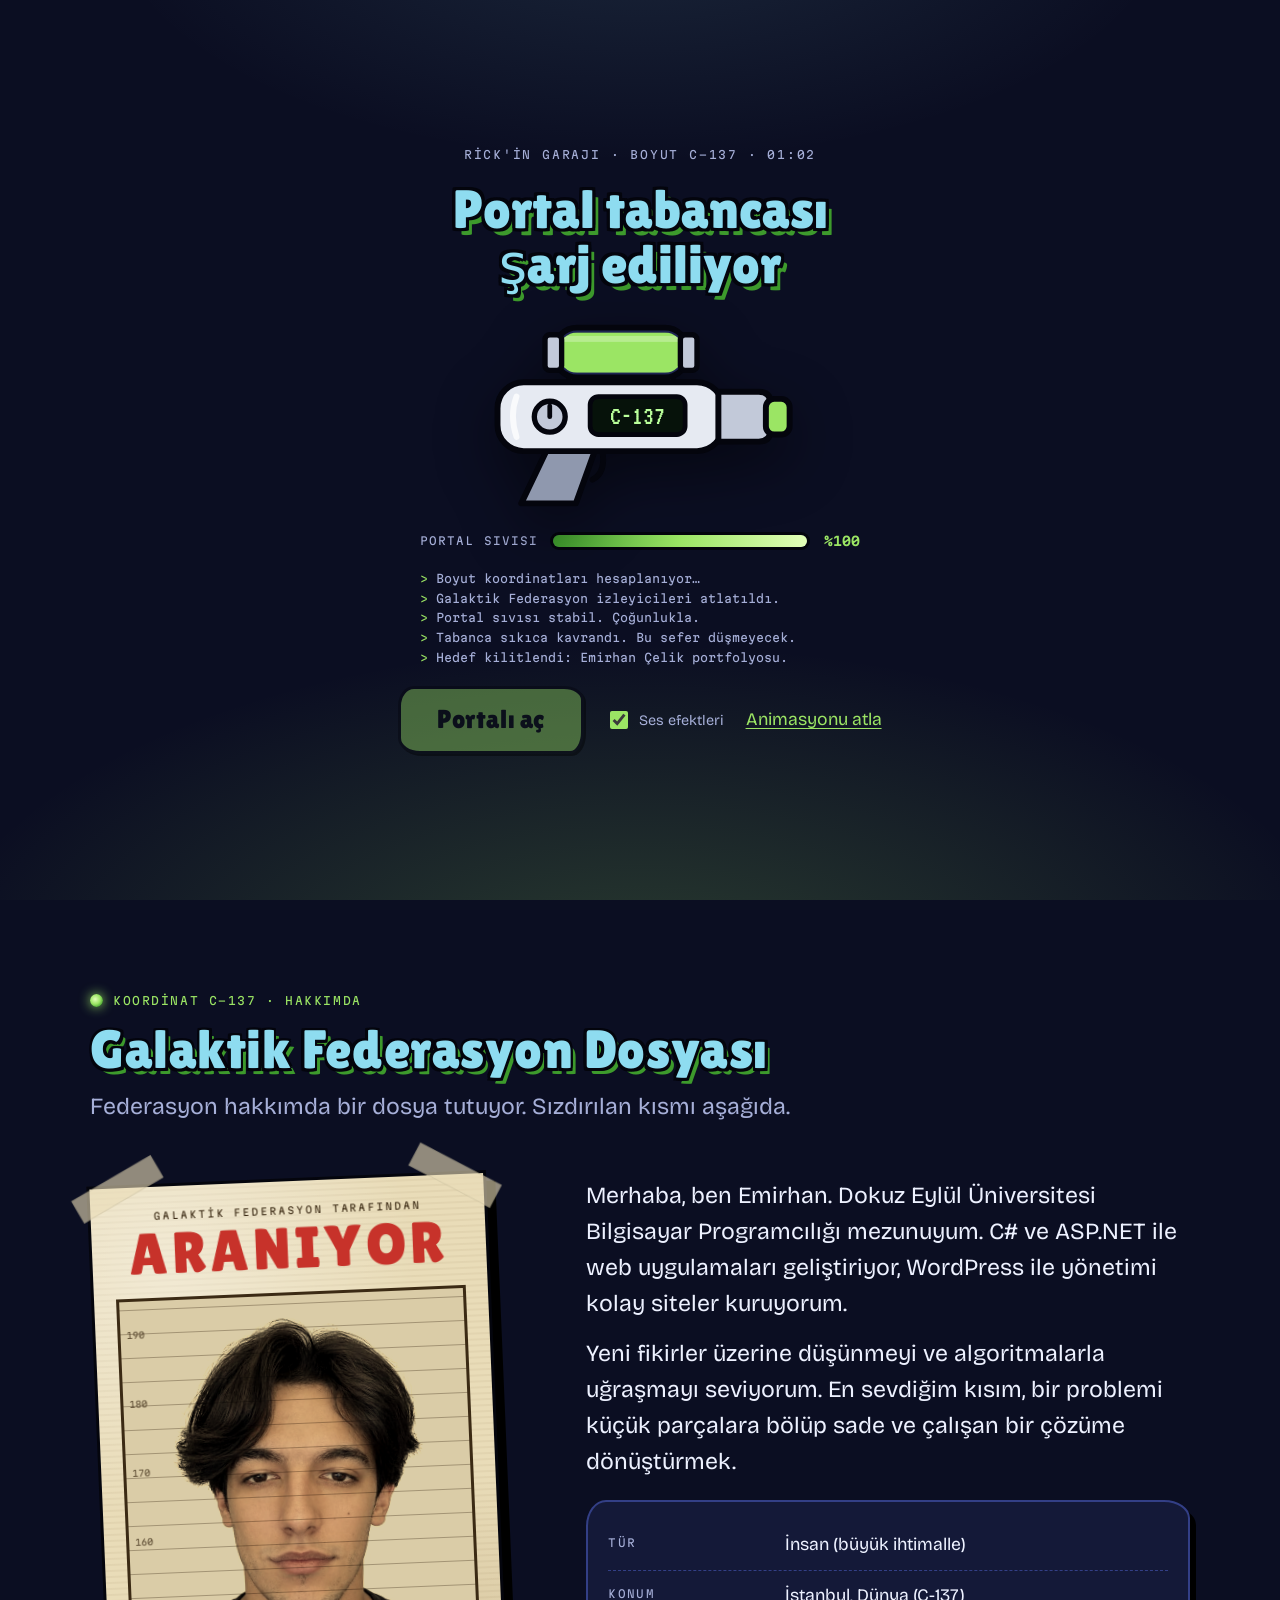
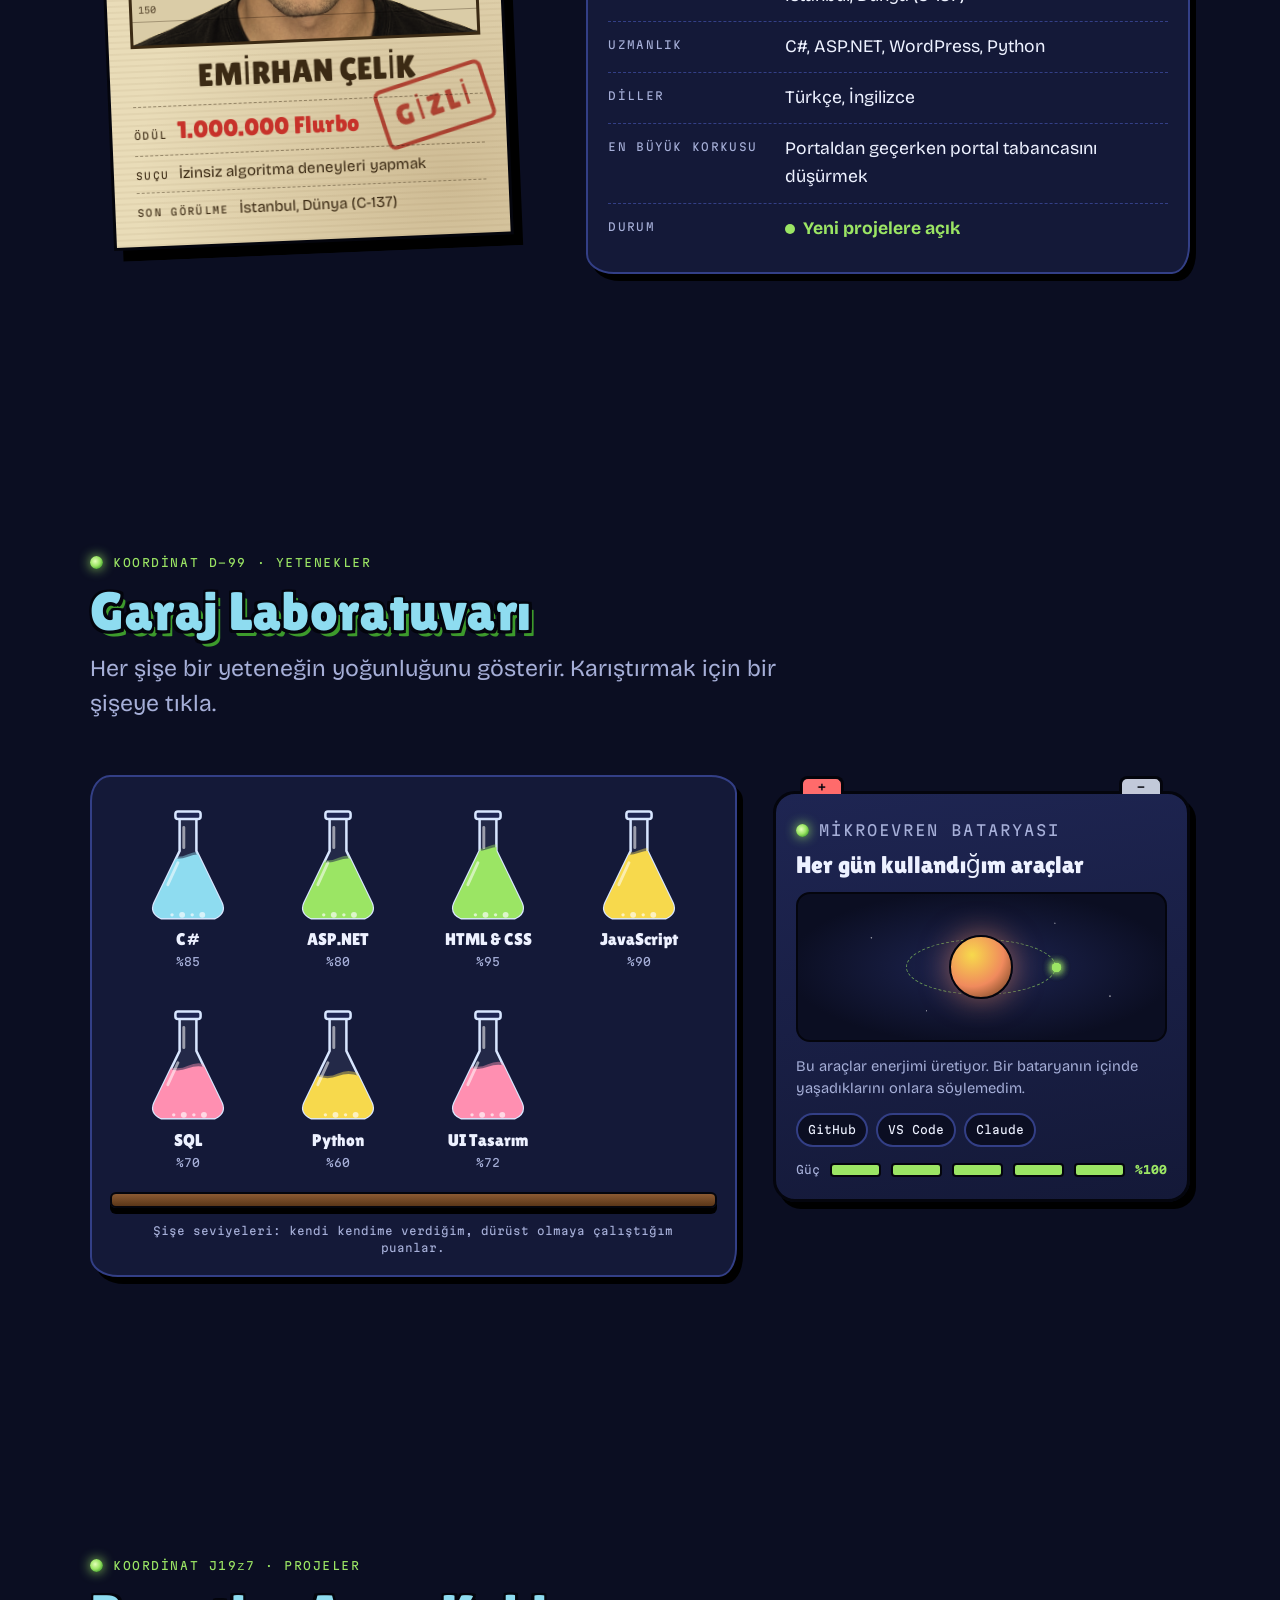
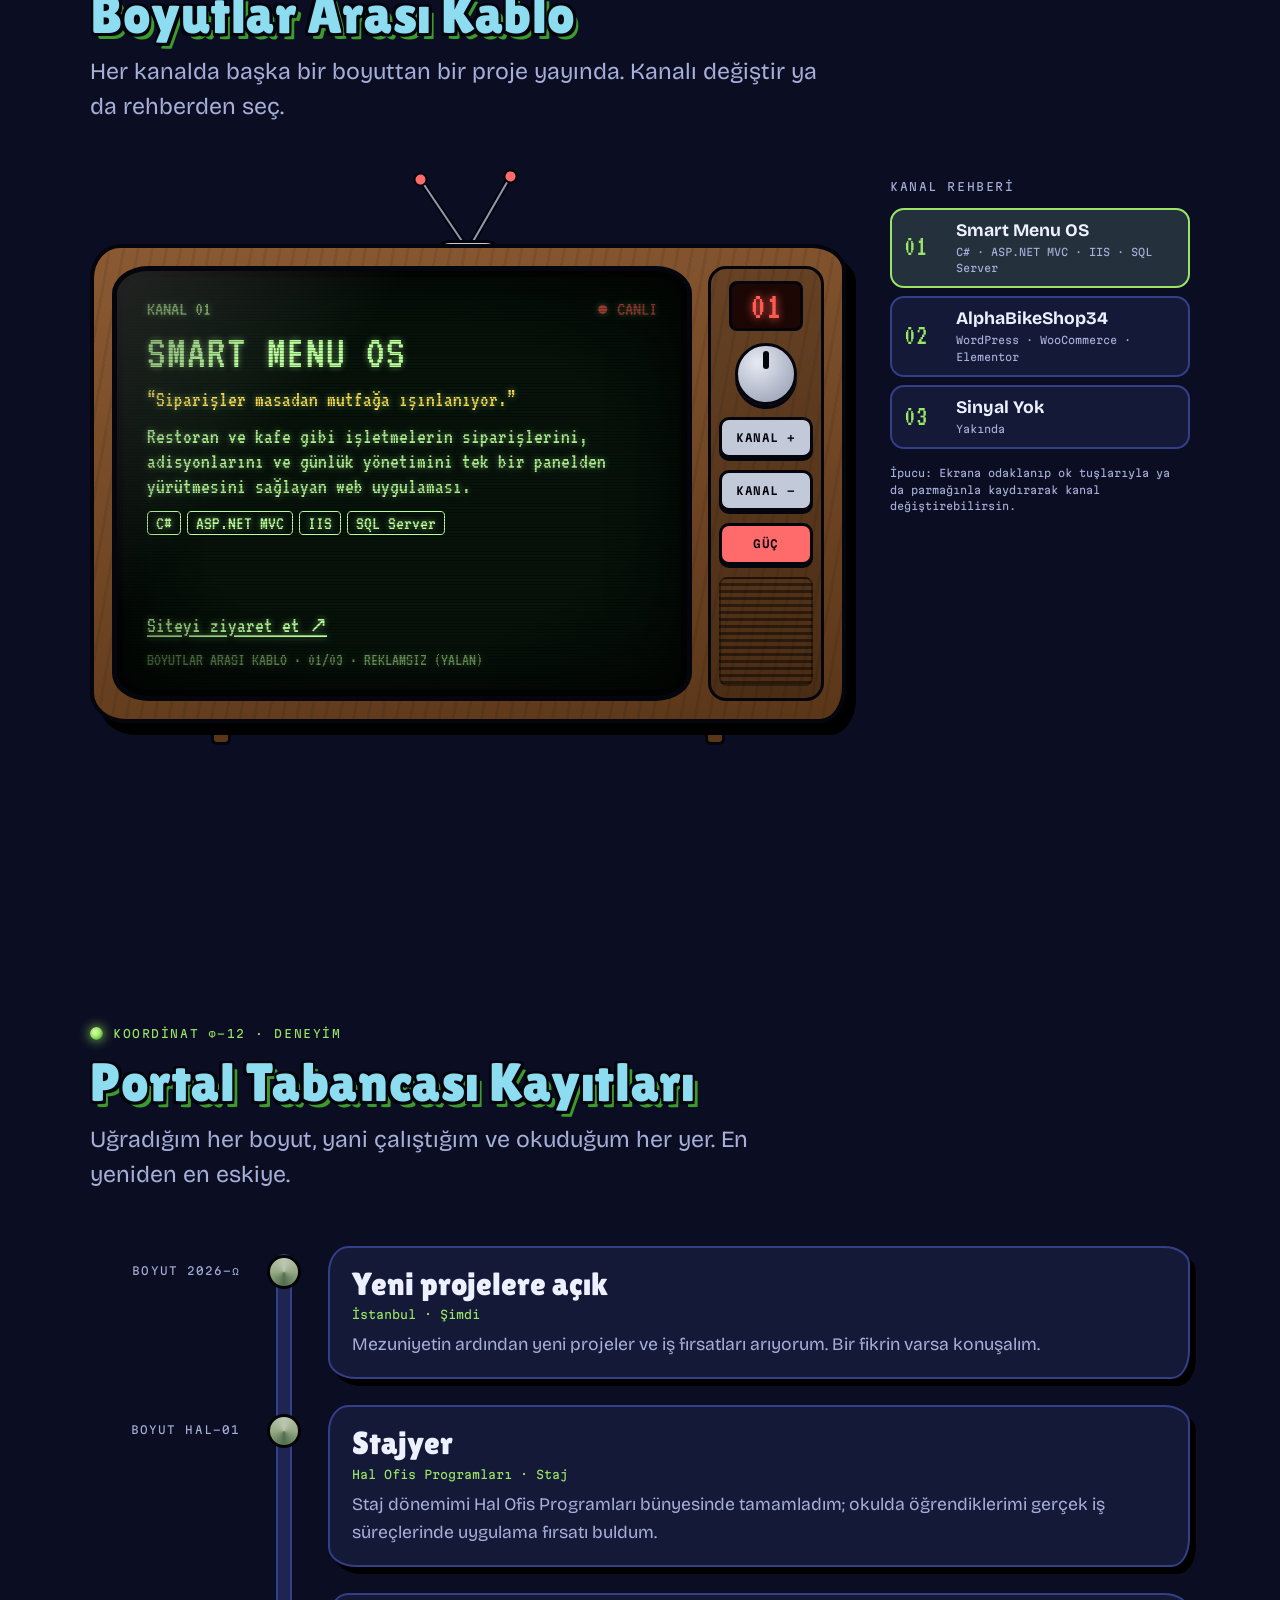
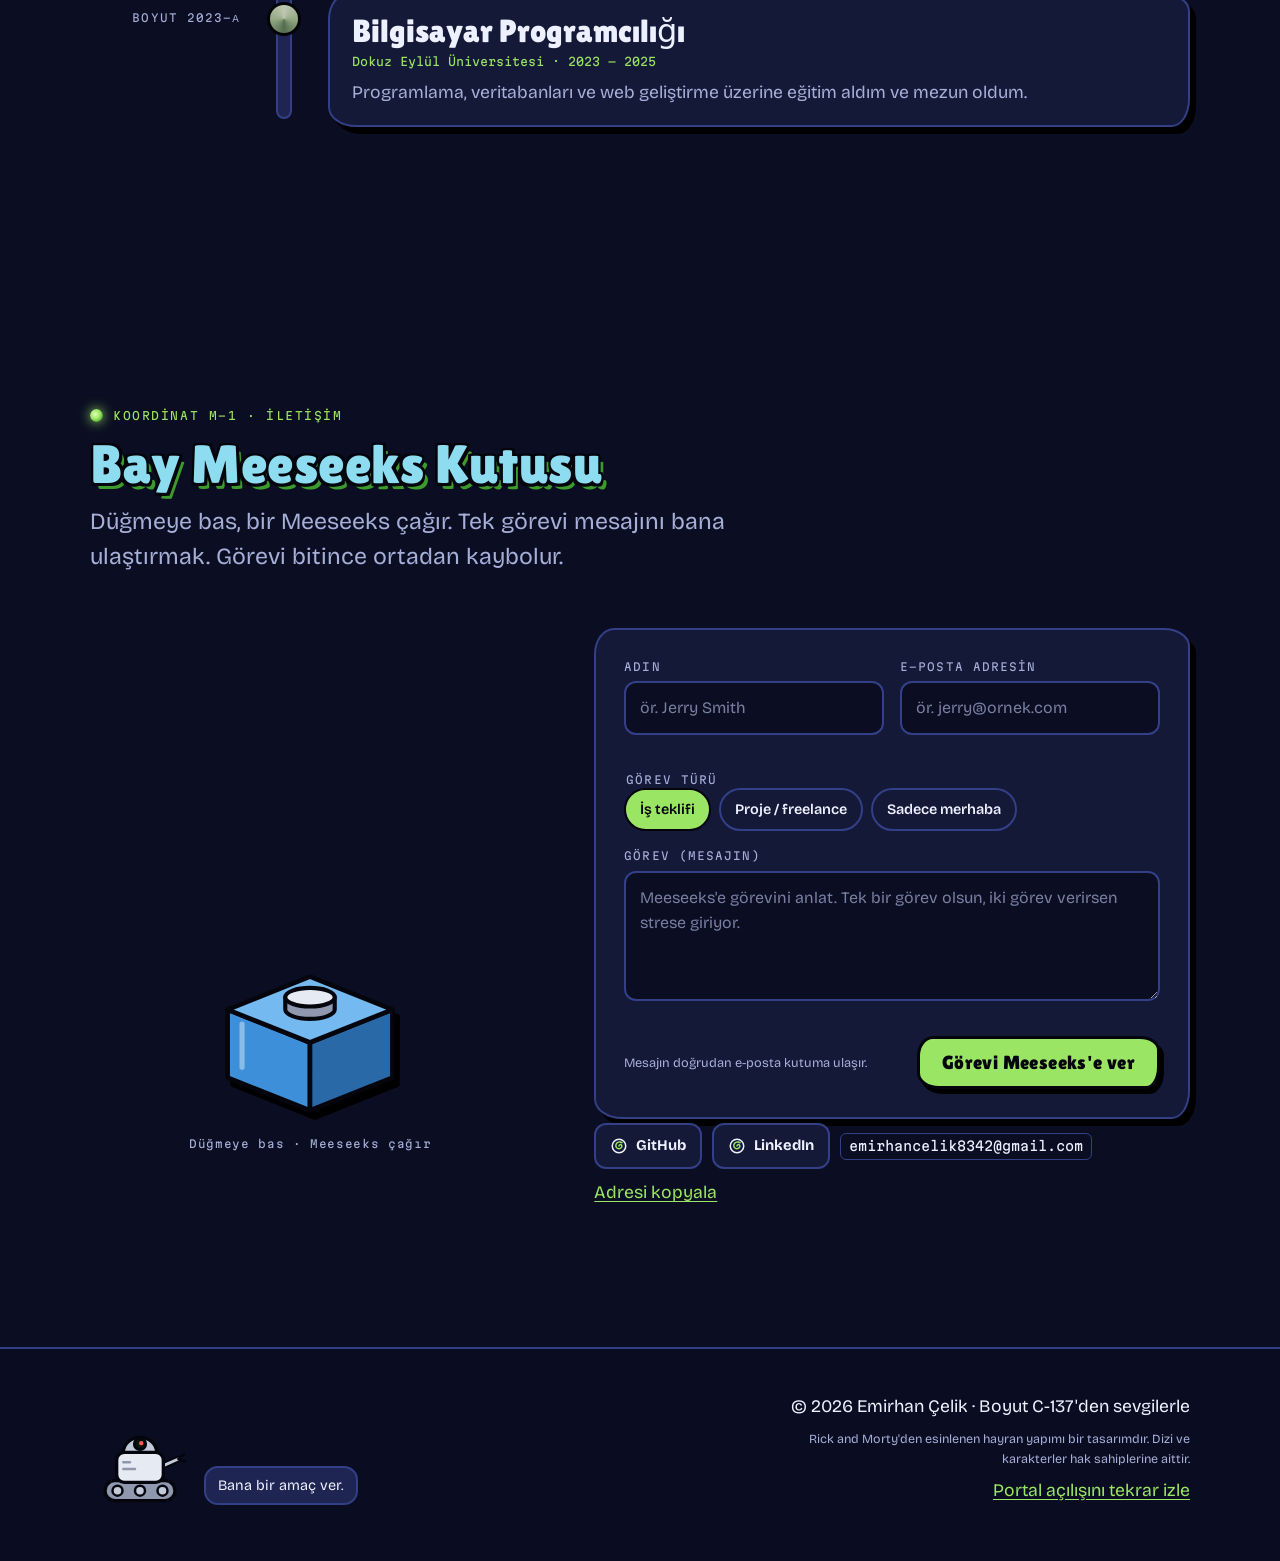
<file: index.html>
<!doctype html>
<html lang="tr">
<head>
<meta charset="utf-8">
<meta name="viewport" content="width=device-width, initial-scale=1, viewport-fit=cover">
<title>Emirhan Çelik · Portfolyo</title>
<meta name="description" content="Emirhan Çelik — Bilgisayar Programcısı. C#, ASP.NET, WordPress ve Python ile geliştirdiğim projeler; boyutlar arası portal temalı portfolyo.">
<meta name="author" content="Emirhan Çelik">
<meta name="theme-color" content="#0b0e22">
<link rel="canonical" href="https://xarquire.github.io/">
<link rel="icon" href="data:image/svg+xml,%3Csvg xmlns='http://www.w3.org/2000/svg' viewBox='0 0 64 64'%3E%3Cdefs%3E%3CradialGradient id='g'%3E%3Cstop offset='0' stop-color='%23f4ffe0'/%3E%3Cstop offset='.4' stop-color='%239be564'/%3E%3Cstop offset='1' stop-color='%233d9a2c'/%3E%3C/radialGradient%3E%3C/defs%3E%3Ccircle cx='32' cy='32' r='28' fill='url(%23g)' stroke='%2304050d' stroke-width='4'/%3E%3Cpath d='M32 32c0-5 6-6 9-3s-1 12-9 12-14-6-11-14 13-12 21-7' fill='none' stroke='%23e3ffb8' stroke-width='4' stroke-linecap='round'/%3E%3C/svg%3E">
<!-- Paylaşım kartı (LinkedIn, WhatsApp, X vb.) -->
<meta property="og:type" content="website">
<meta property="og:locale" content="tr_TR">
<meta property="og:site_name" content="Emirhan Çelik">
<meta property="og:title" content="Emirhan Çelik · Portfolyo">
<meta property="og:description" content="Bilgisayar Programcısı. C#, ASP.NET, WordPress ve Python ile geliştirdiğim projeler. Portaldan geç ve keşfet.">
<meta property="og:url" content="https://xarquire.github.io/">
<meta property="og:image" content="https://xarquire.github.io/og.jpg">
<meta property="og:image:width" content="1200">
<meta property="og:image:height" content="630">
<meta property="og:image:alt" content="Emirhan Çelik, Bilgisayar Programcısı. Yanında yeşil bir portal.">
<meta name="twitter:card" content="summary_large_image">
<link rel="preconnect" href="https://fonts.googleapis.com">
<link rel="preconnect" href="https://fonts.gstatic.com" crossorigin>
<link rel="stylesheet" href="https://fonts.googleapis.com/css2?family=Bricolage+Grotesque:opsz,wght@12..96,400..800&family=Lilita+One&family=Martian+Mono:wght@400;600&family=VT323&display=swap">
<script>
(function () {
  var r = document.documentElement;
  r.lang = 'tr';
  try { var d = localStorage.getItem('portal:dim'); if (d) r.dataset.dim = JSON.parse(d); } catch (e) {}
  var reduce = window.matchMedia && matchMedia('(prefers-reduced-motion: reduce)').matches;
  var seen = false;
  try { seen = sessionStorage.getItem('portal:opened') === '1'; } catch (e) {}
  if (!reduce && !seen) r.classList.add('intro-on');
})();
</script>
<style>
/* Layout: ince mürekkep çizgili çizgi film panelleri, canlı bir yıldız alanının üstünde yüzer; her bölüm portal ağında bir duraktır ve aralarındaki her geçiş bir portaldan yapılır. */
:root{
  /* Boyut C-137 (varsayılan) */
  --space:#0b0e22;
  --space-2:#141938;
  --space-3:#1e2552;
  --edge:#333f86;
  --ink:#04050d;
  --drop:#000000;
  --portal:#9be564;
  --portal-deep:#3d9a2c;
  --portal-glow:#e3ffb8;
  --cyan:#8edcf0;
  --yellow:#f7d94c;
  --pink:#ff8fb1;
  --danger:#ff6b6b;
  --text:#edf1ff;
  --muted:#a6afd8;
  --star:#ffffff;
  --planet-a:#f08a5d;
  --planet-b:#6c8cff;
  --planet-c:#c58bf2;
  --glass:#d8e6ff;
  --paper:#e9dcb8;
  --paper-ink:#3b2a14;
  --stamp:#c7322a;
  --wood:#8b5a33;
  --wood-dark:#5a3618;
  --screen:#06120a;
  --phosphor:#b9ff9a;
  --led:#ff5a4f;
  --led-bg:#1c0705;
  --metal:#e6eaf2;
  --metal-2:#c2c9d9;
  --metal-3:#8f98ae;
  --mee:#83cdf2;
  --box:#3d8fd9;
  --box-2:#2a69a8;
  --box-top:#74b9ef;
  --skin:#f6c2ad;
  --pickle:#6cbc3a;
  --pickle-2:#4e9426;
  --sauce:#d8433a;
  --seed:#a8683a;
  --bubble:#ffffff;
  --bubble-ink:#04050d;

  --font-display:"Lilita One","Arial Rounded MT Bold","Trebuchet MS",system-ui,sans-serif;
  --font-body:"Bricolage Grotesque","Segoe UI",system-ui,-apple-system,sans-serif;
  --font-mono:"Martian Mono",ui-monospace,"Cascadia Mono",Consolas,monospace;
  --font-tv:"VT323",ui-monospace,"Courier New",monospace;

  --step--1:clamp(.8rem,.78rem + .1vw,.88rem);
  --step-0:clamp(1rem,.96rem + .2vw,1.1rem);
  --step-1:clamp(1.2rem,1.1rem + .5vw,1.45rem);
  --step-2:clamp(1.5rem,1.3rem + 1vw,2rem);
  --step-3:clamp(2.1rem,1.6rem + 2.4vw,3.4rem);
  --step-4:clamp(3rem,1.6rem + 6vw,6.6rem);

  --beat:.536s;
  color-scheme:dark;
}
:root[data-dim="cronenberg"]{
  --space:#1a0812; --space-2:#2a0f1e; --space-3:#3d1630; --edge:#6a2848;
  --portal:#ff7fa8; --portal-deep:#b52f61; --portal-glow:#ffd3e1;
  --cyan:#ffc2a8; --yellow:#ffd36e; --pink:#c9a2ff;
  --text:#fff0f4; --muted:#dcaabb;
  --star:#ffd6e4; --planet-a:#a8304f; --planet-b:#e86a8e; --planet-c:#7d3a8c;
  --wood:#b4566e; --wood-dark:#6e2238; --mee:#f5a3c0; --box:#c2457a; --box-2:#8a2652; --box-top:#ef8ab3;
  --pickle:#c46a8c; --pickle-2:#933e62;
}
:root[data-dim="gunduz"]{
  --space:#dceefc; --space-2:#fbfdff; --space-3:#e8f2fb; --edge:#0d1330;
  --ink:#0d1330; --drop:#0d1330;
  --portal:#4caf2a; --portal-deep:#2d7a17; --portal-glow:#c9f59a;
  --cyan:#1f87a8; --yellow:#f2c200; --pink:#d4457a; --danger:#d93636;
  --text:#0d1330; --muted:#46517c;
  --star:#2b3a6b; --planet-a:#ffb08a; --planet-b:#8fb0ff; --planet-c:#d6b2ff;
  --glass:#0d1330;
  color-scheme:light;
}

*,*::before,*::after{box-sizing:border-box}
html{-webkit-text-size-adjust:100%;background:var(--space)}
html.intro-on{overflow:hidden}
body{margin:0;background:var(--space);color:var(--text);font-family:var(--font-body);font-size:var(--step-0);line-height:1.6;overflow-x:clip;transition:background-color .5s,color .5s}
[hidden]{display:none!important}
img,svg,canvas{max-width:100%}
a{color:var(--portal)}
button{font:inherit;color:inherit}
:focus-visible{outline:3px solid var(--yellow);outline-offset:3px;border-radius:6px}
::selection{background:var(--portal);color:var(--ink)}
.sr-only{position:absolute!important;width:1px;height:1px;padding:0;margin:-1px;overflow:hidden;clip:rect(0 0 0 0);white-space:nowrap;border:0}
.mono{font-family:var(--font-mono)}

@media (pointer:fine){
  html.gun-cursor,html.gun-cursor body{cursor:var(--cur,auto)}
  html.gun-cursor a,html.gun-cursor button,html.gun-cursor label,html.gun-cursor summary,html.gun-cursor .floater{cursor:var(--cur-hot,pointer)}
  html.gun-cursor input,html.gun-cursor textarea{cursor:text}
}

/* Katmanlar */
#space{position:fixed;inset:0;width:100%;height:100%;z-index:0;pointer-events:none;display:block}
#fx{position:fixed;inset:0;width:100%;height:100%;z-index:90;pointer-events:none;display:block}
main,.foot{position:relative;z-index:1}
.wrap{width:min(1180px,100%);margin-inline:auto;padding-inline:clamp(16px,4vw,40px)}

/* ============ ÜST ÇUBUK ============ */
.bar{position:fixed;top:0;left:0;right:0;z-index:50;padding-top:env(safe-area-inset-top,0px)}
.bar::before{content:"";position:absolute;inset:0;background:color-mix(in srgb,var(--space) 80%,transparent);backdrop-filter:blur(10px);-webkit-backdrop-filter:blur(10px);border-bottom:2px solid var(--edge);z-index:-1}
.bar-inner{display:flex;align-items:center;gap:14px;width:min(1240px,100%);margin-inline:auto;padding:10px clamp(16px,3vw,32px)}
.brand{display:flex;align-items:center;gap:10px;text-decoration:none;color:var(--text);min-width:0}
.brand-portal{width:34px;height:34px;flex:none;border-radius:50%;background:conic-gradient(from 0deg,var(--portal-glow),var(--portal),var(--portal-deep),var(--portal),var(--portal-glow));box-shadow:0 0 14px var(--portal),inset 0 0 0 3px var(--ink);animation:spin 5s linear infinite}
.brand-text{display:grid;line-height:1.1;min-width:0}
.brand-text b{font-family:var(--font-display);font-weight:400;font-size:1.1rem;letter-spacing:.02em;white-space:nowrap;overflow:hidden;text-overflow:ellipsis}
.brand-text small{font-family:var(--font-mono);font-size:.62rem;letter-spacing:.14em;color:var(--portal);text-transform:uppercase;white-space:nowrap}
.nav{display:flex;gap:4px;margin-left:auto}
.nav a,.mobile-nav a{position:relative;color:var(--text);text-decoration:none;font-weight:600;font-size:.95rem;padding:8px 12px;border-radius:10px}
.nav a::after{content:"";position:absolute;left:12px;right:12px;bottom:3px;height:3px;border-radius:3px;background:var(--portal);transform:scaleX(0);transform-origin:left;transition:transform .25s}
.nav a:hover::after,.nav a[aria-current="true"]::after{transform:scaleX(1)}
.nav a[aria-current="true"]{color:var(--portal)}
.tools{display:flex;gap:8px;align-items:center}
.nav + .tools{margin-left:8px}
.tool{display:inline-flex;align-items:center;gap:8px;height:40px;padding:0 12px;border:2px solid var(--edge);border-radius:12px;background:var(--space-2);color:var(--text);font-family:var(--font-mono);font-size:.7rem;font-weight:600;letter-spacing:.04em;cursor:pointer;white-space:nowrap;transition:border-color .2s,box-shadow .2s,transform .15s}
.tool:hover{border-color:var(--portal);transform:translateY(-1px)}
.tool svg{width:20px;height:20px;flex:none}
.tool[aria-pressed="true"]{border-color:var(--portal);box-shadow:0 0 0 2px color-mix(in srgb,var(--portal) 40%,transparent),0 0 16px color-mix(in srgb,var(--portal) 45%,transparent)}
.tool .off-slash{display:none}
#soundBtn[aria-pressed="false"] .off-slash{display:inline}
#soundBtn[aria-pressed="false"] .waves{display:none}
.menu-btn{display:none}
.bar-progress{position:absolute;left:0;bottom:-2px;height:3px;width:100%;transform-origin:left;transform:scaleX(var(--p,0));background:linear-gradient(90deg,var(--portal-deep),var(--portal),var(--portal-glow));box-shadow:0 0 10px var(--portal)}
.mobile-nav{display:grid;gap:2px;padding:8px 16px 18px;border-bottom:2px solid var(--edge);background:var(--space-2)}
.mobile-nav a{font-family:var(--font-display);font-weight:400;font-size:1.4rem;padding:10px 4px;border-bottom:1px dashed var(--edge)}
.mobile-nav a[aria-current="true"]{color:var(--portal)}
@media (max-width:1180px){.tool-label{display:none}.tool{padding:0 10px}}
@media (max-width:1000px){.nav{display:none}.menu-btn{display:inline-flex}.tools{margin-left:auto}}
@media (max-width:480px){.tools{gap:5px}.tool{padding:0 8px;height:38px}.brand-text{display:none}}

/* Rozet paneli */
.badge-panel{position:fixed;top:calc(70px + env(safe-area-inset-top,0px));right:clamp(12px,3vw,32px);z-index:60;width:min(360px,calc(100vw - 32px));max-height:calc(100vh - 100px);overflow:auto;background:var(--space-2);border:2.5px solid var(--edge);border-radius:18px;box-shadow:6px 7px 0 var(--drop);padding:16px 16px 10px}
.bp-head{display:flex;justify-content:space-between;align-items:baseline;gap:10px;margin-bottom:8px}
.bp-head b{font-family:var(--font-display);font-weight:400;font-size:1.3rem}
.bp-head span{font-family:var(--font-mono);font-size:.7rem;color:var(--muted)}
.bdg-list{list-style:none;margin:0;padding:0;display:grid}
.bdg{display:grid;grid-template-columns:30px minmax(0,1fr);gap:12px;align-items:center;padding:9px 0;border-top:1px dashed var(--edge)}
.bdg b{display:block;font-size:.92rem}
.bdg small{display:block;font-size:.78rem;color:var(--muted);line-height:1.35}
.bdg-ico{width:30px;height:30px;border-radius:50%;border:2px dashed var(--edge)}
.bdg.got .bdg-ico{border:2px solid var(--ink);background:conic-gradient(var(--portal-glow),var(--portal),var(--portal-deep),var(--portal),var(--portal-glow));box-shadow:0 0 10px var(--portal)}
.bdg.got small{color:var(--portal)}

/* ============ GİRİŞ (portal tabancası) ============ */
.intro{position:fixed;inset:0;z-index:85;display:none;place-items:center;padding:24px 16px;overflow:auto;background:radial-gradient(ellipse 80% 55% at 50% 110%,color-mix(in srgb,var(--portal) 22%,transparent),transparent 70%),radial-gradient(ellipse 60% 40% at 50% -10%,color-mix(in srgb,var(--cyan) 12%,transparent),transparent 70%),var(--space)}
html.intro-on .intro{display:grid}
.intro-inner{width:min(640px,100%);display:grid;gap:18px;justify-items:center;text-align:center}
.intro-eyebrow{margin:0;font-family:var(--font-mono);font-size:.7rem;letter-spacing:.16em;text-transform:uppercase;color:var(--muted)}
.intro-title{margin:0;font-family:var(--font-display);font-weight:400;font-size:var(--step-3);line-height:1.02;color:var(--cyan);text-wrap:balance;text-shadow:0 3px 0 var(--ink),3px 0 0 var(--ink),-3px 0 0 var(--ink),0 -3px 0 var(--ink),3px 3px 0 var(--ink),-3px 3px 0 var(--ink),3px -3px 0 var(--ink),-3px -3px 0 var(--ink),6px 7px 0 var(--portal-deep)}
.gun{width:min(380px,82vw);height:auto;overflow:visible;filter:drop-shadow(0 20px 30px rgba(0,0,0,.45))}
.gun.charged #muzzle{animation:muzzle 1s ease-in-out infinite alternate}
.gun.recoil{animation:recoil .4s cubic-bezier(.2,1.6,.4,1)}
.charge{display:flex;align-items:center;gap:12px;width:min(440px,100%)}
.charge-label{font-family:var(--font-mono);font-size:.68rem;letter-spacing:.1em;text-transform:uppercase;color:var(--muted);white-space:nowrap}
.charge-bar{flex:1;height:18px;border:3px solid var(--ink);border-radius:999px;background:var(--space-3);overflow:hidden;box-shadow:inset 0 3px 0 rgba(0,0,0,.35)}
#chargeFill{display:block;height:100%;width:0;background:linear-gradient(90deg,var(--portal-deep),var(--portal),var(--portal-glow));box-shadow:0 0 16px var(--portal)}
#chargePct{font-family:var(--font-mono);font-size:.8rem;font-weight:600;color:var(--portal);min-width:4.2ch;text-align:right;font-variant-numeric:tabular-nums}
.intro-log{list-style:none;margin:0;padding:0;font-family:var(--font-mono);font-size:.72rem;line-height:1.7;color:var(--muted);text-align:left;min-height:8.6em;width:min(440px,100%)}
.intro-log li{animation:logIn .3s ease-out}
.intro-log li::before{content:"> ";color:var(--portal)}
.intro-actions{display:flex;flex-wrap:wrap;gap:14px 22px;align-items:center;justify-content:center}
.check{display:inline-flex;align-items:center;gap:8px;font-size:.9rem;color:var(--muted);cursor:pointer}
.check input{width:18px;height:18px;accent-color:var(--portal)}
.shot{position:fixed;left:0;top:0;width:30px;height:30px;margin:-15px 0 0 -15px;border-radius:50%;z-index:92;pointer-events:none;background:radial-gradient(circle,var(--portal-glow) 0 30%,var(--portal) 55%,transparent 72%);box-shadow:0 0 26px 10px color-mix(in srgb,var(--portal) 70%,transparent)}

/* ============ ORTAK ============ */
.sec{padding-block:clamp(80px,11vw,140px);scroll-margin-top:60px}
.sec-head{display:grid;gap:12px;margin-bottom:clamp(30px,4.5vw,54px);max-width:740px}
.eyebrow{margin:0;font-family:var(--font-mono);font-size:.7rem;letter-spacing:.14em;text-transform:uppercase;color:var(--portal);display:inline-flex;align-items:center;gap:10px;flex-wrap:wrap}
.eyebrow::before{content:"";width:13px;height:13px;flex:none;border-radius:50%;background:radial-gradient(circle at 40% 40%,var(--portal-glow),var(--portal) 45%,var(--portal-deep) 80%);box-shadow:0 0 12px var(--portal)}
.h-display{margin:0;font-family:var(--font-display);font-weight:400;font-size:var(--step-3);line-height:1.02;letter-spacing:.01em;color:var(--cyan);text-wrap:balance;text-shadow:0 2.5px 0 var(--ink),2.5px 0 0 var(--ink),-2.5px 0 0 var(--ink),0 -2.5px 0 var(--ink),2.5px 2.5px 0 var(--ink),-2.5px 2.5px 0 var(--ink),2.5px -2.5px 0 var(--ink),-2.5px -2.5px 0 var(--ink),5px 6px 0 var(--portal-deep)}
.lede{margin:0;color:var(--muted);max-width:60ch;font-size:var(--step-1);line-height:1.5}
.panel{background:var(--space-2);border:2.5px solid var(--edge);border-radius:20px 26px 18px 28px/26px 18px 28px 20px;box-shadow:6px 7px 0 var(--drop)}
.btn{--bg:var(--portal);--fg:var(--ink);display:inline-flex;align-items:center;justify-content:center;gap:10px;font-family:var(--font-display);font-weight:400;font-size:1.2rem;letter-spacing:.02em;line-height:1;color:var(--fg);background:var(--bg);border:3px solid var(--ink);border-radius:16px 20px 14px 22px/20px 14px 22px 16px;padding:14px 22px;box-shadow:4px 5px 0 var(--drop);text-decoration:none;cursor:pointer;transition:transform .15s,box-shadow .15s,opacity .2s}
.btn:hover{transform:translate(-2px,-2px);box-shadow:6px 7px 0 var(--drop)}
.btn:active{transform:translate(2px,3px);box-shadow:1px 1px 0 var(--drop)}
.btn.alt{--bg:var(--yellow)}
.btn.ghost{--bg:var(--space-3);--fg:var(--text);border-color:var(--edge)}
.btn.big{font-size:1.6rem;padding:18px 36px}
.btn:disabled{opacity:.4;transform:none;box-shadow:2px 2px 0 var(--drop);cursor:not-allowed}
#openPortal:not(:disabled){animation:pulse 1.3s ease-in-out infinite}
.link-btn{background:none;border:0;padding:0;color:var(--portal);font:inherit;text-decoration:underline;text-underline-offset:3px;cursor:pointer}

/* ============ KAHRAMAN ============ */
.hero{padding-top:calc(clamp(96px,12vw,140px) + env(safe-area-inset-top,0px));padding-bottom:clamp(40px,6vw,70px)}
.hero-grid{display:grid;grid-template-columns:minmax(0,1.08fr) minmax(0,.92fr);gap:clamp(24px,4vw,60px);align-items:center}
.hero-copy{display:grid;gap:18px;justify-items:start;min-width:0}
.hero-name{margin:.1em 0 0;font-family:var(--font-display);font-weight:400;font-size:var(--step-4);line-height:.92;letter-spacing:.01em;color:var(--cyan);transform:rotate(-2deg);text-wrap:balance;text-shadow:0 4px 0 var(--ink),4px 0 0 var(--ink),-4px 0 0 var(--ink),0 -4px 0 var(--ink),4px 4px 0 var(--ink),-4px 4px 0 var(--ink),4px -4px 0 var(--ink),-4px -4px 0 var(--ink),8px 9px 0 var(--portal-deep)}
.hero-name .word{display:inline-block;white-space:nowrap}
.hero-name .ch{display:inline-block;transition:transform .25s cubic-bezier(.3,1.8,.5,1)}
.hero-name .ch:hover{transform:translateY(-10px) rotate(-8deg)}
.hero.arrive .hero-name .ch{animation:drop .8s cubic-bezier(.3,1.6,.5,1) backwards;animation-delay:calc(var(--i) * 40ms + .1s)}
.role-chip{margin:0;display:inline-flex;font-family:var(--font-mono);font-size:.78rem;font-weight:600;letter-spacing:.04em;background:var(--yellow);color:var(--ink);padding:7px 14px;border:3px solid var(--ink);border-radius:999px;box-shadow:3px 4px 0 var(--drop);transform:rotate(1.5deg)}
.rick-says{margin:0;font-size:var(--step-1);line-height:1.5;max-width:36ch;min-height:6.5em}
.burp{font-family:var(--font-mono);font-style:italic;font-size:.72em;color:var(--portal);white-space:nowrap}
.caret{display:inline-block;width:.55em;height:1.05em;vertical-align:-.15em;margin-left:2px;background:var(--portal);animation:blink 1s steps(2) infinite}
.hero-cta{display:flex;flex-wrap:wrap;gap:14px;margin-top:6px}
.hero-visual{position:relative;width:100%;max-width:540px;aspect-ratio:1;margin-inline:auto}
#heroPortal{position:absolute;inset:0;width:100%;height:100%;display:block}
.floater{position:absolute;left:50%;top:50%;width:56px;height:56px;margin:-28px 0 0 -28px;padding:0;border:0;background:none;border-radius:50%;will-change:transform,opacity;filter:drop-shadow(2px 3px 0 var(--drop));cursor:pointer}
.floater svg{width:100%;height:100%;display:block;overflow:visible}
.floater:hover svg,.floater:focus-visible svg{transform:scale(1.15)}
.hero-hint{position:absolute;left:0;right:0;bottom:-6px;margin:0;text-align:center;font-family:var(--font-mono);font-size:.66rem;letter-spacing:.12em;text-transform:uppercase;color:var(--muted)}

/* Haber bandı */
.ticker{position:relative;display:flex;align-items:stretch;border-block:2.5px solid var(--edge);background:var(--space-2);overflow:hidden}
.ticker-label{position:relative;z-index:1;flex:none;display:flex;align-items:center;background:var(--danger);color:var(--ink);font-family:var(--font-mono);font-weight:600;font-size:.68rem;letter-spacing:.12em;padding:12px 16px;border-right:3px solid var(--ink)}
.ticker-view{overflow:hidden;flex:1;min-width:0;display:flex;align-items:center}
.ticker-track{display:flex;width:max-content;animation:tick 55s linear infinite}
.ticker:hover .ticker-track{animation-play-state:paused}
.ticker-set{display:flex;gap:48px;padding-right:48px;font-family:var(--font-mono);font-size:.76rem;color:var(--muted);white-space:nowrap}
.ticker-set span::before{content:"◆ ";color:var(--portal)}

/* ============ HAKKIMDA: Federasyon dosyası ============ */
.about-grid{display:grid;grid-template-columns:minmax(0,.82fr) minmax(0,1.18fr);gap:clamp(32px,6vw,80px);align-items:start}
.poster{position:relative;width:100%;max-width:400px;margin-inline:auto;padding:22px 22px 24px;color:var(--paper-ink);background-color:var(--paper);background-image:radial-gradient(circle at 18% 12%,rgba(255,255,255,.4),transparent 38%),radial-gradient(circle at 85% 92%,rgba(110,70,20,.22),transparent 45%),repeating-linear-gradient(0deg,rgba(90,60,20,.05) 0 2px,transparent 2px 6px);border:3px solid var(--ink);box-shadow:9px 11px 0 var(--drop);transform:rotate(-2.4deg);transition:transform .4s cubic-bezier(.3,1.5,.5,1)}
.poster:hover{transform:rotate(0) scale(1.01)}
.poster::before,.poster::after{content:"";position:absolute;width:92px;height:26px;background:color-mix(in srgb,var(--paper) 60%,transparent);border:1px solid rgba(0,0,0,.08);top:-12px}
.poster::before{left:-18px;transform:rotate(-28deg)}
.poster::after{right:-18px;transform:rotate(30deg)}
.poster-kicker{margin:0;text-align:center;font-family:var(--font-mono);font-size:.6rem;letter-spacing:.2em;text-transform:uppercase}
.poster-title{margin:2px 0 0;text-align:center;font-family:var(--font-display);font-weight:400;font-size:clamp(2.6rem,7vw,3.6rem);letter-spacing:.08em;line-height:1;color:var(--stamp)}
.mugshot{position:relative;margin:14px 0 12px;aspect-ratio:1/1;max-width:100%;border:3px solid var(--paper-ink);overflow:hidden;background:repeating-linear-gradient(0deg,transparent 0 23px,rgba(59,42,20,.35) 23px 24px),color-mix(in srgb,var(--paper) 70%,#b8a77f)}
.mugshot svg{position:absolute;inset:0;width:100%;height:100%}
.mugshot img{position:absolute;inset:0;width:100%;height:100%;object-fit:cover;object-position:50% 40%;filter:grayscale(.25) sepia(.3) contrast(1.06);mix-blend-mode:multiply}
.mug-marks{position:absolute;left:6px;top:0;bottom:0;display:flex;flex-direction:column;justify-content:space-around;font-family:var(--font-mono);font-size:.55rem;opacity:.75}
.poster-name{margin:0;text-align:center;font-family:var(--font-display);font-weight:400;font-size:clamp(1.5rem,4vw,2rem);line-height:1.05;text-transform:uppercase;text-wrap:balance}
.poster dl{margin:12px 0 0;display:grid;gap:8px}
.poster dl div{display:grid;grid-template-columns:auto minmax(0,1fr);gap:10px;align-items:baseline;border-top:1.5px dashed rgba(59,42,20,.45);padding-top:8px}
.poster dt{font-family:var(--font-mono);font-size:.6rem;letter-spacing:.14em;text-transform:uppercase}
.poster dd{margin:0;font-size:.95rem;line-height:1.35}
.poster .bounty{font-family:var(--font-display);font-size:1.5rem;color:var(--stamp)}
.stamp{position:absolute;right:14px;bottom:15%;padding:4px 12px;border:4px solid var(--stamp);border-radius:8px;color:var(--stamp);font-family:var(--font-display);font-size:1.8rem;letter-spacing:.12em;transform:rotate(-16deg);opacity:.82;mix-blend-mode:multiply;pointer-events:none}
.about-copy{display:grid;gap:20px;min-width:0}
.bio{display:grid;gap:14px;font-size:var(--step-1);line-height:1.55;max-width:58ch}
.bio p{margin:0}
.file{margin:0;padding:18px 20px;display:grid;gap:0}
.file-row{display:grid;grid-template-columns:minmax(110px,.42fr) minmax(0,1fr);gap:16px;padding:11px 0;border-top:1px dashed var(--edge)}
.file-row:first-child{border-top:0}
.file dt{font-family:var(--font-mono);font-size:.68rem;letter-spacing:.12em;text-transform:uppercase;color:var(--muted);padding-top:3px}
.file dd{margin:0;min-width:0}
.status{display:inline-flex;align-items:center;gap:8px;font-weight:700;color:var(--portal)}
.status::before{content:"";width:10px;height:10px;border-radius:50%;background:var(--portal);box-shadow:0 0 0 0 var(--portal);animation:ping 1.8s infinite}

/* ============ LABORATUVAR ============ */
.lab{display:grid;grid-template-columns:minmax(0,1.55fr) minmax(0,1fr);gap:clamp(22px,3vw,36px);align-items:start}
.shelf{padding:26px clamp(14px,2.4vw,26px) 18px;min-width:0}
.flasks{list-style:none;margin:0;padding:0;display:grid;grid-template-columns:repeat(auto-fill,minmax(112px,1fr));gap:22px 10px}
.flask{width:100%;display:grid;justify-items:center;gap:4px;padding:6px 4px 10px;background:none;border:0;border-radius:16px;color:var(--text);cursor:pointer}
.flask svg{width:84px;height:auto;overflow:visible;transform-origin:50% 95%}
.flask:hover svg,.flask:focus-visible svg{animation:wobble .7s ease-in-out}
.flask .glass{fill:color-mix(in srgb,var(--glass) 8%,transparent);stroke:var(--glass);stroke-width:3;stroke-linejoin:round}
.flask .rim{fill:var(--space-3);stroke:var(--glass);stroke-width:3}
.flask .shine{fill:none;stroke:#fff;stroke-opacity:.55;stroke-width:3.5;stroke-linecap:round}
.flask .liq{transform:translateY(calc(var(--top) * 1px));transition:transform 1.6s cubic-bezier(.25,1.25,.45,1);transition-delay:var(--d,0s)}
.flask.empty .liq{transform:translateY(150px)}
.flask .wave{fill:var(--liq);animation:wave 2.4s linear infinite}
.flask .wave2{fill:var(--liq);opacity:.45;animation:wave 3.6s linear infinite reverse}
.flask .bub{fill:#fff;fill-opacity:.65;animation:bubble 2.6s ease-in infinite}
.flask.foam .bub{animation-duration:.7s}
.flask .froth{opacity:0;transform-origin:50px 8px;transform:scale(.3)}
.flask.foam .froth{animation:froth 1.1s cubic-bezier(.3,1.5,.5,1)}
.flask-name{font-family:var(--font-display);font-size:1.08rem;line-height:1.1;text-align:center}
.flask-val{font-family:var(--font-mono);font-size:.7rem;color:var(--muted);font-variant-numeric:tabular-nums}
.shelf-board{height:16px;margin:10px -8px 0;border:2.5px solid var(--ink);border-radius:6px;background:linear-gradient(var(--wood),var(--wood-dark));box-shadow:0 6px 0 var(--drop)}
.shelf-note{margin:14px 0 0;font-family:var(--font-mono);font-size:.68rem;color:var(--muted);text-align:center}

.battery{position:relative;padding:24px 20px 20px;margin-top:16px;border:3px solid var(--ink);border-radius:22px;background:linear-gradient(170deg,var(--space-3),var(--space-2));box-shadow:6px 7px 0 var(--drop);min-width:0}
.terminals{position:absolute;top:-18px;left:24px;right:24px;display:flex;justify-content:space-between;pointer-events:none}
.terminals span{display:grid;place-items:center;width:44px;height:18px;border:3px solid var(--ink);border-bottom:0;border-radius:8px 8px 0 0;background:var(--metal-2);color:var(--ink);font-family:var(--font-mono);font-size:.7rem;font-weight:600;line-height:1}
.terminals span:first-child{background:var(--danger)}
.battery h3{margin:6px 0 4px;font-family:var(--font-display);font-weight:400;font-size:1.5rem;line-height:1.1}
.battery p{margin:0;color:var(--muted);font-size:.92rem;line-height:1.45}
.micro{position:relative;margin:14px 0;height:150px;max-width:100%;border-radius:14px;border:2.5px solid var(--ink);overflow:hidden;background:radial-gradient(ellipse at 50% 50%,var(--space-3),var(--space) 75%)}
.micro::before{content:"";position:absolute;inset:0;background-image:radial-gradient(1.2px 1.2px at 20% 30%,var(--star),transparent),radial-gradient(1px 1px at 70% 20%,var(--star),transparent),radial-gradient(1.4px 1.4px at 85% 70%,var(--star),transparent),radial-gradient(1px 1px at 35% 80%,var(--star),transparent),radial-gradient(1px 1px at 55% 55%,var(--star),transparent);opacity:.7}
.micro-planet{position:absolute;left:50%;top:50%;width:64px;height:64px;margin:-32px 0 0 -32px;border-radius:50%;border:2.5px solid var(--ink);background:radial-gradient(circle at 35% 30%,var(--yellow),var(--planet-a) 55%,var(--wood-dark));box-shadow:0 0 30px color-mix(in srgb,var(--planet-a) 60%,transparent)}
.micro-orbit{position:absolute;left:50%;top:50%;width:150px;height:56px;margin:-28px 0 0 -75px;border:1.5px dashed color-mix(in srgb,var(--portal) 60%,transparent);border-radius:50%}
.micro-dot{position:absolute;left:50%;top:50%;width:9px;height:9px;margin:-4.5px;border-radius:50%;background:var(--portal);box-shadow:0 0 8px var(--portal);offset-path:ellipse(75px 28px at 50% 50%);animation:orbit 6s linear infinite;animation-delay:var(--d)}
.cells{display:flex;align-items:center;gap:10px;margin-top:14px;font-family:var(--font-mono);font-size:.7rem;color:var(--muted)}
.cells i{flex:1;height:14px;border-radius:4px;background:var(--portal);border:2px solid var(--ink);animation:cell 2.4s ease-in-out infinite;animation-delay:var(--d)}
.cells b{color:var(--portal);font-variant-numeric:tabular-nums}
.chips{list-style:none;margin:14px 0 0;padding:0;display:flex;flex-wrap:wrap;gap:8px}
.chips li{font-family:var(--font-mono);font-size:.7rem;padding:6px 10px;border:2px solid var(--edge);border-radius:999px;background:var(--space)}

/* ============ KABLO TV ============ */
.tv-zone{display:grid;grid-template-columns:minmax(0,1fr) minmax(240px,300px);gap:clamp(24px,3.5vw,44px);align-items:start}
.tv{position:relative;padding-top:66px;min-width:0}
.antenna{position:absolute;left:50%;top:4px;width:200px;height:72px;transform:translateX(-50%);pointer-events:none}
.antenna i{position:absolute;bottom:4px;left:50%;width:6px;height:82px;margin-left:-3px;background:var(--metal-3);border:2px solid var(--ink);border-radius:4px;transform-origin:50% 100%}
.antenna i:nth-child(1){transform:rotate(-34deg)}
.antenna i:nth-child(2){transform:rotate(30deg)}
.antenna i::after{content:"";position:absolute;top:-12px;left:50%;width:14px;height:14px;margin-left:-7px;border-radius:50%;background:var(--danger);border:2px solid var(--ink)}
.antenna b{position:absolute;bottom:-10px;left:50%;width:76px;height:24px;margin-left:-38px;border-radius:40px 40px 6px 6px;background:var(--metal-2);border:3px solid var(--ink)}
.tv-body{position:relative;display:grid;grid-template-columns:minmax(0,1fr) 116px;gap:16px;padding:18px;background:linear-gradient(170deg,var(--wood),var(--wood-dark));border:4px solid var(--ink);border-radius:30px 34px 26px 36px/34px 26px 36px 30px;box-shadow:10px 12px 0 var(--drop)}
.tv-body::before{content:"";position:absolute;inset:0;border-radius:inherit;background:repeating-linear-gradient(100deg,rgba(0,0,0,.07) 0 3px,transparent 3px 14px);pointer-events:none}
.screen{position:relative;aspect-ratio:4/3;background:var(--screen);border:5px solid var(--ink);border-radius:36px/28px;overflow:hidden;box-shadow:inset 0 0 0 6px rgba(0,0,0,.55),inset 0 0 70px rgba(0,0,0,.85);touch-action:pan-y}
.screen:focus-visible{outline:4px solid var(--yellow);outline-offset:3px}
.screen-inner{position:absolute;inset:0;padding:clamp(16px,2.6vw,26px) clamp(18px,3vw,30px);overflow:auto;color:var(--phosphor);font-family:var(--font-tv);font-size:clamp(1.15rem,1rem + .45vw,1.42rem);line-height:1.15;text-shadow:0 0 6px color-mix(in srgb,var(--phosphor) 55%,transparent);display:flex;flex-direction:column;gap:.55em;transition:transform .35s ease-in,filter .35s,opacity .35s;scrollbar-width:thin;scrollbar-color:var(--phosphor) transparent}
.scr-top{display:flex;justify-content:space-between;gap:10px;opacity:.85;font-size:.95em}
.scr-live{color:var(--led);animation:blink 1.2s steps(2) infinite}
.scr-title{margin:0;font-family:var(--font-tv);font-weight:400;font-size:clamp(1.9rem,1.3rem + 2vw,2.9rem);line-height:.92;text-transform:uppercase;letter-spacing:.02em;text-wrap:balance}
.scr-tagline{margin:0;color:var(--yellow)}
.scr-desc{margin:0;opacity:.92}
.scr-tags{list-style:none;margin:0;padding:0;display:flex;flex-wrap:wrap;gap:6px}
.scr-tags li{border:1.5px solid currentColor;padding:0 8px;border-radius:4px;font-size:.9em}
.scr-links{display:flex;flex-wrap:wrap;gap:6px 18px;margin-top:auto}
.scr-links a{color:var(--phosphor);text-underline-offset:3px}
.scr-foot{margin:0;font-size:.8em;opacity:.55}
.screen.switching .screen-inner{animation:roll .42s steps(5)}
.static{position:absolute;inset:0;width:100%;height:100%;image-rendering:pixelated;opacity:0;pointer-events:none;transition:opacity .08s}
.screen.switching .static{opacity:.92}
.scan{position:absolute;inset:0;pointer-events:none;background:repeating-linear-gradient(0deg,rgba(0,0,0,.28) 0 1px,transparent 1px 3px),radial-gradient(ellipse at center,transparent 55%,rgba(0,0,0,.6) 100%)}
.glare{position:absolute;inset:0;pointer-events:none;background:linear-gradient(130deg,rgba(255,255,255,.13),transparent 32%)}
.screen.off .screen-inner{transform:scale(.8,.004);filter:brightness(4);opacity:0}
.screen.off::after{content:"";position:absolute;left:50%;top:50%;width:8px;height:8px;margin:-4px;border-radius:50%;background:var(--phosphor);box-shadow:0 0 18px 6px var(--phosphor);animation:offdot 1.2s forwards}
.tv-side{position:relative;display:flex;flex-direction:column;align-items:center;gap:12px;padding:12px 8px;background:rgba(0,0,0,.2);border:3px solid var(--ink);border-radius:18px}
.chan{font-family:var(--font-tv);font-size:2.5rem;line-height:1;color:var(--led);background:var(--led-bg);border:3px solid var(--ink);border-radius:8px;padding:2px 10px;text-shadow:0 0 8px var(--led);min-width:74px;text-align:center;font-variant-numeric:tabular-nums}
.knob{width:62px;height:62px;flex:none;border-radius:50%;background:radial-gradient(circle at 35% 30%,var(--metal),var(--metal-3));border:3px solid var(--ink);position:relative;transition:transform .45s cubic-bezier(.3,1.5,.5,1);box-shadow:0 4px 0 var(--ink)}
.knob::after{content:"";position:absolute;top:5px;left:50%;width:6px;height:18px;margin-left:-3px;background:var(--ink);border-radius:3px}
.tv-btn{font-family:var(--font-mono);font-size:.68rem;font-weight:600;letter-spacing:.04em;width:100%;padding:9px 4px;background:var(--metal-2);color:var(--ink);border:3px solid var(--ink);border-radius:10px;box-shadow:0 3px 0 var(--ink);cursor:pointer;transition:transform .1s,box-shadow .1s}
.tv-btn:active{transform:translateY(3px);box-shadow:0 0 0 var(--ink)}
.tv-btn.power{background:var(--danger)}
.grill{width:100%;flex:1;min-height:40px;border-radius:8px;background:repeating-linear-gradient(0deg,rgba(0,0,0,.45) 0 3px,transparent 3px 7px);border:2px solid rgba(0,0,0,.35)}
.tv-feet{display:flex;justify-content:space-between;padding:0 16%}
.tv-feet i{width:20px;height:22px;background:var(--wood-dark);border:3px solid var(--ink);border-top:0;border-radius:0 0 6px 6px}
.guide-wrap{display:grid;gap:12px;min-width:0}
.guide-title{margin:0;font-family:var(--font-mono);font-size:.7rem;letter-spacing:.14em;text-transform:uppercase;color:var(--muted)}
.guide{list-style:none;margin:0;padding:0;display:grid;gap:8px}
.guide button{width:100%;display:grid;grid-template-columns:42px minmax(0,1fr);gap:10px;align-items:center;text-align:left;padding:10px 12px;border:2px solid var(--edge);border-radius:14px;background:var(--space-2);color:var(--text);cursor:pointer;transition:border-color .2s,transform .15s}
.guide button:hover{border-color:var(--portal);transform:translateX(3px)}
.guide button[aria-current="true"]{border-color:var(--portal);background:color-mix(in srgb,var(--portal) 12%,var(--space-2))}
.g-num{font-family:var(--font-tv);font-size:1.8rem;line-height:1;color:var(--portal)}
.g-title{display:block;font-weight:700;line-height:1.25}
.g-tags{display:block;font-family:var(--font-mono);font-size:.64rem;color:var(--muted);margin-top:2px}
.guide-tip{margin:4px 0 0;font-family:var(--font-mono);font-size:.64rem;color:var(--muted)}

/* ============ KAYITLAR (zaman çizgisi) ============ */
.logs{position:relative;display:grid;gap:26px;--col:150px;--node:52px;--gap:18px}
.tube{position:absolute;top:8px;bottom:8px;left:calc(var(--col) + var(--gap) + var(--node) / 2 - 8px);width:16px;border-radius:999px;background:var(--space-3);border:2.5px solid var(--edge);overflow:hidden}
.tube-fill{position:absolute;left:0;right:0;top:0;height:calc(var(--fill,0) * 100%);background:linear-gradient(var(--portal-glow),var(--portal) 40%,var(--portal-deep));box-shadow:0 0 14px var(--portal)}
.log{display:grid;grid-template-columns:var(--col) var(--node) minmax(0,1fr);gap:0 var(--gap);align-items:start}
.log-dim{margin:0;padding-top:16px;text-align:right;font-family:var(--font-mono);font-size:.68rem;letter-spacing:.1em;text-transform:uppercase;color:var(--muted)}
.log-node{position:relative;z-index:1;width:var(--node);height:var(--node);display:grid;place-items:center}
.log-node span{width:34px;height:34px;border-radius:50%;border:3px solid var(--ink);background:conic-gradient(var(--portal-glow),var(--portal),var(--portal-deep),var(--portal),var(--portal-glow));filter:saturate(.35) brightness(.8);transition:filter .5s,transform .5s,box-shadow .5s;animation:spin 7s linear infinite}
.log.lit .log-node span{filter:none;transform:scale(1.18);box-shadow:0 0 22px var(--portal)}
.log-card{padding:18px 22px;min-width:0}
.log-card h3{margin:0;font-family:var(--font-display);font-weight:400;font-size:var(--step-2);line-height:1.1}
.log-meta{margin:4px 0 8px;font-family:var(--font-mono);font-size:.72rem;color:var(--portal)}
.log-card p:last-child{margin:0;color:var(--muted)}

/* ============ MEESEEKS (iletişim) ============ */
.contact{display:grid;grid-template-columns:minmax(0,.85fr) minmax(0,1.15fr);gap:clamp(28px,5vw,64px);align-items:center}
.mee-stage{position:relative;height:clamp(400px,42vw,470px);display:flex;flex-direction:column;align-items:center;justify-content:flex-end}
.mee{position:absolute;left:50%;bottom:122px;width:clamp(124px,13vw,150px);opacity:0;transform:translateX(-50%) translateY(50px) scale(.15);transform-origin:50% 100%;transition:transform .6s cubic-bezier(.3,1.6,.5,1),opacity .2s;z-index:1;pointer-events:none}
.mee svg{display:block;width:100%;height:auto;overflow:visible}
.mee.in{opacity:1;transform:translateX(-50%) translateY(0) scale(1)}
.mee.in svg{animation:meeBob 1.6s ease-in-out infinite}
.mee.in .arm-l{animation:armL .5s ease-in-out infinite alternate}
.mee.in .arm-r{animation:armR .5s ease-in-out infinite alternate}
.mee .arm-l{transform-origin:56px 122px}
.mee .arm-r{transform-origin:104px 122px}
.mee .m-grim{display:none}
.mee.stressed .m-grim{display:inline}
.mee.stressed .m-smile{display:none}
.mee.stressed svg{animation:shake .1s linear infinite}
.mee.gone{opacity:0;transform:translateX(-50%) translateY(-10px) scale(1.5);transition:transform .35s ease-in,opacity .35s ease-in}
.mee-box{position:relative;z-index:2;width:clamp(170px,19vw,206px);padding:0;border:0;background:none;cursor:pointer}
.mee-box svg{width:100%;height:auto;display:block;overflow:visible;filter:drop-shadow(5px 7px 0 var(--drop))}
.mee-box .box-btn{transition:transform .12s}
.mee-box.press .box-btn,.mee-box:active .box-btn{transform:translateY(6px)}
.mee-box:hover svg{animation:jiggle .5s}
.mee-cap{margin:14px 0 0;font-family:var(--font-mono);font-size:.68rem;letter-spacing:.06em;color:var(--muted);text-align:center}
.bubble{position:absolute;left:50%;top:0;z-index:3;transform:translateX(-50%);width:max-content;max-width:min(290px,92%);padding:10px 16px;background:var(--bubble);color:var(--bubble-ink);border:3px solid var(--ink);border-radius:18px;font-weight:700;line-height:1.3;text-align:center;box-shadow:4px 5px 0 var(--drop);animation:pop .35s cubic-bezier(.3,1.8,.5,1)}
.bubble::after{content:"";position:absolute;left:50%;bottom:-13px;width:20px;height:20px;margin-left:-10px;background:var(--bubble);border-right:3px solid var(--ink);border-bottom:3px solid var(--ink);transform:rotate(45deg)}
.puff{position:absolute;z-index:4;width:46px;height:46px;margin:-23px 0 0 -23px;border-radius:50%;background:radial-gradient(circle at 40% 35%,#fff,var(--metal-2) 70%);border:2.5px solid var(--ink);pointer-events:none}
.form{display:grid;gap:16px;padding:clamp(18px,3vw,28px);min-width:0}
.form-row{display:grid;grid-template-columns:1fr 1fr;gap:16px}
.field{display:grid;gap:6px;min-width:0}
.field label,.legend{font-family:var(--font-mono);font-size:.68rem;letter-spacing:.1em;text-transform:uppercase;color:var(--muted)}
.field input,.field textarea{width:100%;font:inherit;font-size:1rem;color:var(--text);background:var(--space);border:2.5px solid var(--edge);border-radius:12px;padding:12px 14px;transition:border-color .2s,box-shadow .2s}
.field textarea{min-height:130px;resize:vertical}
.field input:focus,.field textarea:focus{outline:none;border-color:var(--portal);box-shadow:0 0 0 3px color-mix(in srgb,var(--portal) 35%,transparent)}
.field input::placeholder,.field textarea::placeholder{color:color-mix(in srgb,var(--muted) 70%,transparent)}
.field.bad input,.field.bad textarea{border-color:var(--danger)}
.err{min-height:1.1em;margin:0;font-size:.78rem;color:var(--danger)}
fieldset{margin:0;padding:0;border:0;display:grid;gap:8px;min-width:0}
.radios{display:flex;flex-wrap:wrap;gap:8px}
.radio{position:relative}
.radio input{position:absolute;opacity:0;width:1px;height:1px}
.radio span{display:inline-block;padding:8px 14px;border:2.5px solid var(--edge);border-radius:999px;font-size:.9rem;font-weight:600;cursor:pointer;transition:all .2s}
.radio input:checked + span{background:var(--portal);border-color:var(--ink);color:var(--ink)}
.radio input:focus-visible + span{outline:3px solid var(--yellow);outline-offset:2px}
.form-foot{display:flex;flex-wrap:wrap;gap:14px;align-items:center;justify-content:space-between}
.form-note{margin:0;font-size:.8rem;color:var(--muted);max-width:34ch}
.result{display:grid;gap:12px;padding:16px;border:2.5px dashed var(--portal);border-radius:14px;background:color-mix(in srgb,var(--portal) 9%,var(--space-2))}
.result p{margin:0}
.result-actions{display:flex;flex-wrap:wrap;gap:10px}
.result .btn{font-size:1rem;padding:11px 16px}
.addr{font-family:var(--font-mono);font-size:.82rem;word-break:break-all;background:var(--space);padding:2px 8px;border-radius:6px;border:1.5px solid var(--edge)}
.contact-links{display:flex;flex-wrap:wrap;gap:10px;align-items:center;margin-top:4px}
.link-chip{display:inline-flex;align-items:center;gap:8px;padding:9px 14px;border:2.5px solid var(--edge);border-radius:12px;background:var(--space-2);color:var(--text);text-decoration:none;font-weight:700;font-size:.92rem;transition:border-color .2s,transform .15s}
.link-chip:hover{border-color:var(--portal);transform:translateY(-2px)}
.link-chip svg{width:18px;height:18px}

/* ============ ALT BİLGİ ============ */
.foot{border-top:2.5px solid var(--edge);background:color-mix(in srgb,var(--space) 85%,transparent);padding-block:44px calc(56px + env(safe-area-inset-bottom,0px))}
.foot-grid{display:flex;flex-wrap:wrap;gap:30px;align-items:flex-end;justify-content:space-between}
.butter-wrap{display:flex;align-items:flex-end;gap:14px}
.butter{width:100px;flex:none;padding:0;border:0;background:none;cursor:pointer}
.butter svg{width:100%;height:auto;display:block;overflow:visible}
.butter .bot-top{transform-origin:60px 84px;transition:transform .55s cubic-bezier(.3,1.4,.5,1)}
.butter.sad .bot-top{transform:rotate(-15deg) translateY(5px)}
.butter:hover .bot-top{animation:look 1.2s ease-in-out}
.butter .pat{opacity:0;transition:opacity .2s}
.butter.carry .pat{opacity:1}
.talk{display:grid;gap:6px;font-size:.9rem;min-width:0}
.talk p{margin:0;padding:8px 12px;border-radius:14px;max-width:240px;line-height:1.35}
.talk .bot{background:var(--space-3);border:2px solid var(--edge)}
.talk .you{justify-self:end;background:var(--portal);color:var(--ink);border:2px solid var(--ink);font-weight:700}
.foot-meta{display:grid;gap:8px;justify-items:end;text-align:right}
.foot-meta p{margin:0}
.disclaimer{font-size:.78rem;color:var(--muted);max-width:56ch}

/* ============ EFEKTLER ============ */
.toasts{position:fixed;left:16px;bottom:calc(16px + env(safe-area-inset-bottom,0px));z-index:95;display:grid;gap:8px;width:min(360px,calc(100vw - 32px));pointer-events:none}
.toast{padding:12px 14px;background:var(--space-2);color:var(--text);border:2.5px solid var(--portal);border-radius:14px;box-shadow:4px 5px 0 var(--drop);font-size:.9rem;line-height:1.4;animation:toastIn .4s cubic-bezier(.2,1.5,.4,1)}
.toast b{display:block;font-family:var(--font-display);font-weight:400;font-size:1.1rem;color:var(--portal);margin-bottom:2px}
.toast.out{opacity:0;transform:translateX(-20px);transition:all .3s}
.cromulon{position:fixed;top:calc(76px + env(safe-area-inset-top,0px));right:clamp(10px,3vw,40px);width:clamp(110px,15vw,190px);z-index:45;pointer-events:none;transform:translateY(-170%) rotate(-10deg);transition:transform .9s cubic-bezier(.3,1.4,.5,1)}
.cromulon svg{display:block;width:100%;height:auto;overflow:visible}
html.schwifty .cromulon{transform:translateY(0) rotate(0)}
html.schwifty .cromulon svg{animation:crom calc(var(--beat) * 2) ease-in-out infinite}
.crom-say{position:absolute;right:88%;top:46%;white-space:nowrap;padding:8px 14px;background:var(--bubble);color:var(--bubble-ink);border:3px solid var(--ink);border-radius:16px;font-family:var(--font-display);font-size:clamp(.85rem,1.4vw,1.2rem)}
html.schwifty #space,html.schwifty .hero-visual{animation:hue 5s linear infinite}
html.schwifty .bob{animation:bob var(--beat) ease-in-out infinite alternate}
html.schwifty .hero-name .ch{animation:jump var(--beat) ease-in-out infinite alternate;animation-delay:calc(var(--i) * -70ms)}
.pickle-run{position:fixed;left:0;bottom:calc(10px + env(safe-area-inset-bottom,0px));z-index:70;width:clamp(70px,9vw,110px);pointer-events:none;animation:pickleX 3.6s linear forwards}
.pickle-run svg{display:block;width:100%;height:auto;animation:pickleHop .42s cubic-bezier(.3,.6,.4,1) infinite alternate}

/* Cronenberg boyutu */
:root[data-dim="cronenberg"] .h-display,:root[data-dim="cronenberg"] .hero-name,:root[data-dim="cronenberg"] .intro-title{filter:url(#cronen)}
:root[data-dim="cronenberg"] .panel{animation:blob 9s ease-in-out infinite alternate}

/* Animasyonlar */
@keyframes spin{to{transform:rotate(360deg)}}
@keyframes blink{50%{opacity:0}}
@keyframes tick{to{transform:translateX(-50%)}}
@keyframes drop{0%{transform:translateY(-120%) rotate(-20deg) scale(.6);opacity:0}100%{transform:none;opacity:1}}
@keyframes pulse{0%,100%{box-shadow:4px 5px 0 var(--drop),0 0 0 0 color-mix(in srgb,var(--portal) 60%,transparent)}50%{box-shadow:4px 5px 0 var(--drop),0 0 0 14px transparent}}
@keyframes muzzle{from{filter:drop-shadow(0 0 2px var(--portal))}to{filter:drop-shadow(0 0 14px var(--portal))}}
@keyframes recoil{0%{transform:none}30%{transform:translateX(-26px) rotate(-6deg)}100%{transform:none}}
@keyframes logIn{from{opacity:0;transform:translateX(-8px)}}
@keyframes ping{0%{box-shadow:0 0 0 0 color-mix(in srgb,var(--portal) 70%,transparent)}100%{box-shadow:0 0 0 12px transparent}}
@keyframes wobble{0%,100%{transform:rotate(0)}20%{transform:rotate(-9deg)}45%{transform:rotate(7deg)}70%{transform:rotate(-4deg)}}
@keyframes wave{to{transform:translateX(50px)}}
@keyframes bubble{0%{transform:translateY(0);opacity:0}15%{opacity:1}100%{transform:translateY(calc(var(--rise) * 1px));opacity:0}}
@keyframes froth{0%{opacity:0;transform:scale(.3)}40%{opacity:1;transform:scale(1.1)}100%{opacity:0;transform:scale(1) translateY(-14px)}}
@keyframes orbit{to{offset-distance:100%}}
@keyframes cell{0%,100%{opacity:1}50%{opacity:.35}}
@keyframes roll{0%{transform:translateY(-12%);filter:brightness(2)}100%{transform:none;filter:none}}
@keyframes offdot{0%{opacity:1}100%{opacity:0;transform:scale(.2)}}
@keyframes meeBob{0%,100%{transform:translateY(0)}50%{transform:translateY(-6px)}}
@keyframes armL{from{transform:rotate(0)}to{transform:rotate(-16deg)}}
@keyframes armR{from{transform:rotate(0)}to{transform:rotate(16deg)}}
@keyframes shake{0%{transform:translate(0,0)}25%{transform:translate(-3px,1px)}50%{transform:translate(3px,-1px)}75%{transform:translate(-2px,-1px)}}
@keyframes jiggle{0%,100%{transform:none}30%{transform:scale(1.04,.96)}60%{transform:scale(.97,1.03)}}
@keyframes pop{from{transform:translateX(-50%) scale(.6);opacity:0}}
@keyframes look{0%,100%{transform:none}30%{transform:rotate(6deg)}60%{transform:rotate(-6deg)}}
@keyframes toastIn{from{opacity:0;transform:translateY(16px) scale(.9)}}
@keyframes crom{0%,100%{transform:translateY(0) rotate(-3deg)}50%{transform:translateY(8px) rotate(3deg)}}
@keyframes hue{to{filter:hue-rotate(360deg)}}
@keyframes bob{from{transform:translateY(0)}to{transform:translateY(-7px)}}
@keyframes jump{from{transform:translateY(0)}to{transform:translateY(-14px) rotate(-4deg)}}
@keyframes pickleX{from{transform:translateX(-25vw)}to{transform:translateX(115vw)}}
@keyframes pickleHop{from{transform:translateY(0) rotate(-14deg)}to{transform:translateY(-130px) rotate(16deg)}}
@keyframes blob{0%{border-radius:28px 64px 24px 70px/60px 26px 64px 30px}50%{border-radius:60px 26px 66px 30px/28px 62px 26px 58px}100%{border-radius:34px 52px 40px 60px/48px 34px 56px 40px}}

/* Duyarlı düzen */
@media (max-width:980px){
  .lab{grid-template-columns:1fr}
  .tv-zone{grid-template-columns:1fr}
  .guide{grid-template-columns:repeat(auto-fill,minmax(230px,1fr))}
}
@media (max-width:860px){
  .hero-grid{grid-template-columns:1fr}
  .hero-visual{max-width:min(300px,78vw);order:-1;margin-bottom:6px}
  .floater{width:44px;height:44px;margin:-22px 0 0 -22px}
  .poster::before{left:-6px}
  .poster::after{right:-6px}
  .about-grid{grid-template-columns:1fr}
  .contact{grid-template-columns:1fr}
  .mee-stage{height:400px}
  .foot-meta{justify-items:start;text-align:left}
}
@media (max-width:720px){
  .logs{--col:0px;--node:44px;--gap:14px}
  .tube{left:calc(var(--node) / 2 - 8px)}
  .log{grid-template-columns:var(--node) minmax(0,1fr)}
  .log-dim{grid-column:2;grid-row:1;text-align:left;padding:0 0 6px}
  .log-node{grid-column:1;grid-row:1 / span 2}
  .log-card{grid-column:2;grid-row:2}
  .form-row{grid-template-columns:1fr}
  .file-row{grid-template-columns:1fr;gap:2px}
}
@media (max-width:640px){
  .tv{padding-top:58px}
  .tv-body{grid-template-columns:1fr;padding:12px}
  .tv-side{flex-direction:row;flex-wrap:wrap;justify-content:center}
  .tv-btn{width:auto;padding:9px 12px}
  .grill{display:none}
  .knob{width:46px;height:46px}
  .knob::after{height:13px}
  .chan{font-size:2rem;min-width:62px}
  .screen{aspect-ratio:auto}
  .screen-inner{position:relative;inset:auto;min-height:340px}
}
@media (prefers-reduced-motion:reduce){
  *,*::before,*::after{animation-duration:.01ms!important;animation-iteration-count:1!important;transition-duration:.01ms!important;scroll-behavior:auto!important}
}
</style>
</head>
<body>

<!-- Cronenberg boyutundaki eriyen başlıklar için filtre -->
<svg width="0" height="0" style="position:absolute" aria-hidden="true" focusable="false">
  <filter id="cronen" x="-10%" y="-20%" width="120%" height="140%">
    <feTurbulence type="fractalNoise" baseFrequency="0.012 0.03" numOctaves="2" seed="7" result="n">
      <animate attributeName="baseFrequency" dur="7s" values="0.012 0.03;0.02 0.05;0.012 0.03" repeatCount="indefinite"/>
    </feTurbulence>
    <feDisplacementMap in="SourceGraphic" in2="n" scale="10" xChannelSelector="R" yChannelSelector="G"/>
  </filter>
</svg>

<canvas id="space" aria-hidden="true"></canvas>

<!-- ================= GİRİŞ ================= -->
<div class="intro" id="intro" role="dialog" aria-modal="true" aria-labelledby="introTitle">
  <div class="intro-inner">
    <p class="intro-eyebrow">Rick'in garajı · Boyut C-137 · <span data-clock>--:--</span></p>
    <p class="intro-title" id="introTitle">Portal tabancası şarj ediliyor</p>
    <svg class="gun" id="gun" viewBox="0 0 320 170" aria-hidden="true">
      <defs><clipPath id="canClip"><rect x="92" y="18" width="104" height="34" rx="15"/></clipPath></defs>
      <path d="M84 112 L60 162 H106 L124 112 Z" style="fill:var(--metal-3);stroke:var(--ink)" stroke-width="5" stroke-linejoin="round"/>
      <path d="M128 116 q4 20 -8 26" fill="none" style="stroke:var(--ink)" stroke-width="5" stroke-linecap="round"/>
      <rect x="100" y="48" width="12" height="16" style="fill:var(--metal-3);stroke:var(--ink)" stroke-width="4"/>
      <rect x="176" y="48" width="12" height="16" style="fill:var(--metal-3);stroke:var(--ink)" stroke-width="4"/>
      <rect x="88" y="14" width="112" height="42" rx="19" style="fill:var(--space-3);stroke:var(--ink)" stroke-width="5"/>
      <g clip-path="url(#canClip)">
        <rect id="canLiquid" x="92" y="18" width="0" height="34" style="fill:var(--portal)"/>
        <rect x="92" y="21" width="104" height="5" fill="#fff" opacity=".28"/>
      </g>
      <rect x="80" y="20" width="14" height="30" rx="4" style="fill:var(--metal-2);stroke:var(--ink)" stroke-width="4.5"/>
      <rect x="194" y="20" width="14" height="30" rx="4" style="fill:var(--metal-2);stroke:var(--ink)" stroke-width="4.5"/>
      <rect x="40" y="60" width="190" height="58" rx="22" style="fill:var(--metal);stroke:var(--ink)" stroke-width="5"/>
      <path d="M226 68 h34 q10 0 10 10 v22 q0 10 -10 10 h-34 z" style="fill:var(--metal-2);stroke:var(--ink)" stroke-width="5" stroke-linejoin="round"/>
      <rect id="muzzle" x="266" y="74" width="20" height="30" rx="7" style="fill:var(--portal);stroke:var(--ink)" stroke-width="5"/>
      <rect x="118" y="72" width="80" height="32" rx="7" style="fill:var(--screen);stroke:var(--ink)" stroke-width="4"/>
      <text x="158" y="95" text-anchor="middle" font-size="23" style="fill:var(--phosphor);font-family:var(--font-tv)" id="gunDial">C-137</text>
      <circle cx="84" cy="89" r="13" style="fill:var(--metal-2);stroke:var(--ink)" stroke-width="4.5"/>
      <path d="M84 80 v9" style="stroke:var(--ink)" stroke-width="4" stroke-linecap="round"/>
      <path d="M56 72 q-6 16 0 34" fill="none" stroke="#fff" stroke-opacity=".75" stroke-width="5" stroke-linecap="round"/>
    </svg>
    <div class="charge">
      <span class="charge-label">Portal sıvısı</span>
      <div class="charge-bar" role="progressbar" aria-label="Portal sıvısı" aria-valuemin="0" aria-valuemax="100" aria-valuenow="0" id="chargeBar"><span id="chargeFill"></span></div>
      <span id="chargePct">%0</span>
    </div>
    <ol class="intro-log" id="introLog" aria-live="polite"></ol>
    <div class="intro-actions">
      <button class="btn big" id="openPortal" type="button" disabled>Portalı aç</button>
      <label class="check"><input type="checkbox" id="introSound" checked> Ses efektleri</label>
      <button class="link-btn" id="skipIntro" type="button">Animasyonu atla</button>
    </div>
  </div>
</div>

<!-- ================= ÜST ÇUBUK ================= -->
<header class="bar" id="bar">
  <div class="bar-inner">
    <a class="brand" href="#c137" aria-label="Başa dön">
      <span class="brand-portal" aria-hidden="true"></span>
      <span class="brand-text"><b data-cfg="name">Emirhan Çelik</b><small>Koordinat <span id="brandCoord">C-137</span></small></span>
    </a>
    <nav class="nav" aria-label="Bölümler">
      <a href="#dosya">Hakkımda</a>
      <a href="#laboratuvar">Yetenekler</a>
      <a href="#kablo">Projeler</a>
      <a href="#kayitlar">Deneyim</a>
      <a href="#meeseeks">İletişim</a>
    </nav>
    <div class="tools">
      <button class="tool" id="dimBtn" type="button" title="Boyut değiştir">
        <svg viewBox="0 0 24 24" aria-hidden="true"><circle cx="12" cy="12" r="9.5" fill="none" stroke="currentColor" stroke-width="2"/><path d="M12 12c0-2 2.5-2.5 3.5-1s-.5 4.5-3.5 4.5S7 13 8 10s5-4.5 8-2.5" fill="none" stroke="var(--portal)" stroke-width="2" stroke-linecap="round"/></svg>
        <span class="tool-label" id="dimLabel">C-137</span>
      </button>
      <button class="tool" id="schwiftyBtn" type="button" aria-pressed="false" title="Schwifty modu: müzik ve dans">
        <svg viewBox="0 0 24 24" aria-hidden="true"><path d="M9 18V5l11-2v13" fill="none" stroke="currentColor" stroke-width="2" stroke-linejoin="round"/><circle cx="6.5" cy="18" r="2.8" fill="var(--portal)" stroke="currentColor" stroke-width="1.6"/><circle cx="17.5" cy="16" r="2.8" fill="var(--portal)" stroke="currentColor" stroke-width="1.6"/></svg>
        <span class="tool-label">Schwifty</span>
      </button>
      <button class="tool" id="soundBtn" type="button" aria-pressed="true" title="Ses efektleri">
        <svg viewBox="0 0 24 24" aria-hidden="true"><path d="M4 9h4l5-4v14l-5-4H4z" fill="var(--portal)" stroke="currentColor" stroke-width="1.8" stroke-linejoin="round"/><g class="waves" fill="none" stroke="currentColor" stroke-width="2" stroke-linecap="round"><path d="M16 9a4 4 0 0 1 0 6"/><path d="M18.5 6.5a7.5 7.5 0 0 1 0 11"/></g><path class="off-slash" d="M16 9l5 6M21 9l-5 6" fill="none" stroke="currentColor" stroke-width="2" stroke-linecap="round"/></svg>
        <span class="tool-label" id="soundLabel">Ses açık</span>
      </button>
      <button class="tool" id="badgeBtn" type="button" aria-expanded="false" aria-controls="badgePanel" title="Keşif defteri">
        <svg viewBox="0 0 24 24" aria-hidden="true"><path d="M12 2.5l2.6 5.6 6 .7-4.5 4.1 1.3 6-5.4-3.1-5.4 3.1 1.3-6L3.4 8.8l6-.7z" fill="var(--yellow)" stroke="currentColor" stroke-width="1.6" stroke-linejoin="round"/></svg>
        <span id="badgeCount">0/9</span>
      </button>
      <button class="tool menu-btn" id="menuBtn" type="button" aria-expanded="false" aria-controls="mobileNav" aria-label="Menü">
        <svg viewBox="0 0 24 24" aria-hidden="true"><path d="M4 7h16M4 12h16M4 17h16" stroke="currentColor" stroke-width="2.4" stroke-linecap="round"/></svg>
      </button>
    </div>
  </div>
  <nav class="mobile-nav" id="mobileNav" aria-label="Bölümler" hidden>
    <a href="#dosya">Hakkımda</a>
    <a href="#laboratuvar">Yetenekler</a>
    <a href="#kablo">Projeler</a>
    <a href="#kayitlar">Deneyim</a>
    <a href="#meeseeks">İletişim</a>
  </nav>
  <div class="bar-progress" aria-hidden="true"></div>
</header>

<div class="badge-panel" id="badgePanel" hidden>
  <div class="bp-head"><b>Keşif defteri</b><span>Gizli şeyleri bul</span></div>
  <ul class="bdg-list" id="badgeList"></ul>
</div>

<main id="main">

  <!-- ================= KAHRAMAN ================= -->
  <section id="c137" class="hero wrap" aria-labelledby="heroName">
    <div class="hero-grid">
      <div class="hero-copy">
        <p class="eyebrow">Boyut <span data-dim-name>C-137</span> · yerel saat <span data-clock>--:--</span></p>
        <h1 class="hero-name" id="heroName" data-cfg="name">Emirhan Çelik</h1>
        <p class="role-chip bob" data-cfg="role">Bilgisayar Programcısı</p>
        <p class="sr-only" id="rickFull"></p>
        <p class="rick-says" id="rickSays" aria-hidden="true">Dinle Morty, <span class="burp">*geğirir*</span> sonsuz sayıda boyut var ve sen tam da benim kod yazdığım boyuta düştün. Burada C# ve ASP.NET ile web uygulamaları, WordPress ile siteler geliştiriyorum. Etrafı kurcala, kanalları değiştir, düğmelere bas. Bir şey patlarsa <span class="burp">*geğirir*</span> başka boyuta geçeriz.</p>
        <div class="hero-cta">
          <a class="btn bob" href="#kablo">Projelere ışınlan</a>
          <a class="btn alt" href="#meeseeks">Bay Meeseeks'i çağır</a>
        </div>
      </div>
      <div class="hero-visual" id="heroVisual">
        <canvas id="heroPortal" aria-hidden="true"></canvas>
        <button class="floater" type="button" data-q="code" aria-label="Kod parçası">
          <svg viewBox="0 0 48 48" aria-hidden="true"><rect x="4" y="8" width="40" height="32" rx="9" style="fill:var(--space-3);stroke:var(--ink)" stroke-width="3"/><path d="M18 18l-7 6 7 6M30 18l7 6-7 6M26.5 15l-5 18" fill="none" style="stroke:var(--portal)" stroke-width="3" stroke-linecap="round" stroke-linejoin="round"/></svg>
        </button>
        <button class="floater" type="button" data-q="pickle" aria-label="Turşu">
          <svg viewBox="0 0 48 48" aria-hidden="true"><g transform="rotate(-25 24 24)"><path d="M24 4c9 0 12 9 11 20s-4 20-11 20-10-9-11-20S15 4 24 4z" style="fill:var(--pickle);stroke:var(--ink)" stroke-width="2.6"/><circle cx="19.5" cy="15" r="3.4" fill="#fff" style="stroke:var(--ink)" stroke-width="1.2"/><circle cx="28" cy="14" r="4" fill="#fff" style="stroke:var(--ink)" stroke-width="1.2"/><circle cx="20" cy="15.6" r="1.3" style="fill:var(--ink)"/><circle cx="28.6" cy="14.6" r="1.5" style="fill:var(--ink)"/><path d="M15.5 10.5q4-2.5 7.5.5 3.5-3 8-1" fill="none" style="stroke:var(--ink)" stroke-width="1.7" stroke-linecap="round"/><path d="M17.5 22q6 5.5 13-1" fill="#fff" style="stroke:var(--ink)" stroke-width="1.7" stroke-linecap="round"/><circle cx="17" cy="32" r="1.4" style="fill:var(--pickle-2)"/><circle cx="29" cy="36" r="1.6" style="fill:var(--pickle-2)"/></g></svg>
        </button>
        <button class="floater" type="button" data-q="sauce" aria-label="Szechuan sosu">
          <svg viewBox="0 0 48 48" aria-hidden="true"><g transform="rotate(12 24 24)"><path d="M10 9h28v30H10z" style="fill:var(--sauce);stroke:var(--ink)" stroke-width="2.6" stroke-linejoin="round"/><path d="M10 9l2.3-3 2.3 3 2.3-3 2.3 3 2.3-3 2.3 3 2.3-3 2.3 3 2.3-3 2.3 3 2.3-3 2.3 3M10 39l2.3 3 2.3-3 2.3 3 2.3-3 2.3 3 2.3-3 2.3 3 2.3-3 2.3 3 2.3-3 2.3 3 2.3-3" fill="none" style="stroke:var(--ink)" stroke-width="1.8" stroke-linejoin="round"/><text x="24" y="25" text-anchor="middle" font-size="9.5" fill="#fff" style="font-family:var(--font-display)">SOS</text><text x="24" y="32" text-anchor="middle" font-size="4.6" fill="#fff" style="font-family:var(--font-mono)">SZECHUAN</text></g></svg>
        </button>
        <button class="floater" type="button" data-q="seed" aria-label="Mega tohum">
          <svg viewBox="0 0 48 48" aria-hidden="true"><ellipse cx="24" cy="28" rx="12" ry="15.5" style="fill:var(--seed);stroke:var(--ink)" stroke-width="2.6"/><path d="M18.5 20q3.5-4.5 6.5 1" fill="none" stroke="#fff" stroke-opacity=".55" stroke-width="2.6" stroke-linecap="round"/><path d="M24 12.5q-1.5-7 6-9 1 7-6 9z" style="fill:var(--portal);stroke:var(--ink)" stroke-width="2"/></svg>
        </button>
        <button class="floater" type="button" data-q="flask" aria-label="Matara">
          <svg viewBox="0 0 48 48" aria-hidden="true"><rect x="19.5" y="3.5" width="9" height="7.5" rx="1.8" style="fill:var(--metal-3);stroke:var(--ink)" stroke-width="2.2"/><path d="M11 15q0-4.5 4.5-4.5h17q4.5 0 4.5 4.5v23q0 6-6 6H17q-6 0-6-6z" style="fill:var(--metal-2);stroke:var(--ink)" stroke-width="2.6"/><path d="M15.5 17v19" stroke="#fff" stroke-opacity=".75" stroke-width="2.6" stroke-linecap="round"/></svg>
        </button>
        <p class="hero-hint">Portaldan çıkanlara tıkla</p>
      </div>
    </div>
  </section>

  <div class="ticker" aria-label="Boyutlar arası haberler">
    <span class="ticker-label">SON DAKİKA</span>
    <div class="ticker-view"><div class="ticker-track" id="tickerTrack"></div></div>
  </div>

  <!-- ================= HAKKIMDA ================= -->
  <section id="dosya" class="sec wrap" aria-labelledby="dosyaTitle">
    <div class="sec-head">
      <p class="eyebrow">Koordinat C-137 · Hakkımda</p>
      <h2 class="h-display" id="dosyaTitle">Galaktik Federasyon Dosyası</h2>
      <p class="lede">Federasyon hakkımda bir dosya tutuyor. Sızdırılan kısmı aşağıda.</p>
    </div>
    <div class="about-grid">
      <article class="poster" aria-label="Aranıyor afişi">
        <p class="poster-kicker">Galaktik Federasyon tarafından</p>
        <p class="poster-title">ARANIYOR</p>
        <div class="mugshot" id="mugshot">
          <svg viewBox="0 0 200 200" aria-hidden="true">
            <circle cx="100" cy="78" r="38" style="fill:var(--paper-ink)" opacity=".85"/>
            <path d="M30 200 C34 140 64 124 100 124 C136 124 166 140 170 200 Z" style="fill:var(--paper-ink)" opacity=".85"/>
            <text x="100" y="178" text-anchor="middle" font-size="30" style="fill:var(--paper);font-family:var(--font-display)" data-initials>EÇ</text>
          </svg>
          <div class="mug-marks" aria-hidden="true"><span>190</span><span>180</span><span>170</span><span>160</span><span>150</span></div>
        </div>
        <p class="poster-name" data-cfg="name">Emirhan Çelik</p>
        <dl>
          <div><dt>Ödül</dt><dd class="bounty" data-cfg="bounty">1.000.000 Flurbo</dd></div>
          <div><dt>Suçu</dt><dd data-cfg="crime">İzinsiz algoritma deneyleri yapmak</dd></div>
          <div><dt>Son görülme</dt><dd data-cfg="location">İstanbul, Dünya (C-137)</dd></div>
        </dl>
        <span class="stamp" aria-hidden="true">GİZLİ</span>
      </article>
      <div class="about-copy">
        <div class="bio" id="bio"></div>
        <dl class="file panel" id="fileList"></dl>
      </div>
    </div>
  </section>

  <!-- ================= YETENEKLER ================= -->
  <section id="laboratuvar" class="sec wrap" aria-labelledby="labTitle">
    <div class="sec-head">
      <p class="eyebrow">Koordinat D-99 · Yetenekler</p>
      <h2 class="h-display" id="labTitle">Garaj Laboratuvarı</h2>
      <p class="lede">Her şişe bir yeteneğin yoğunluğunu gösterir. Karıştırmak için bir şişeye tıkla.</p>
    </div>
    <div class="lab">
      <div class="shelf panel">
        <ul class="flasks" id="flasks"></ul>
        <div class="shelf-board" aria-hidden="true"></div>
        <p class="shelf-note">Şişe seviyeleri: kendi kendime verdiğim, dürüst olmaya çalıştığım puanlar.</p>
      </div>
      <aside class="battery" aria-labelledby="batTitle">
        <div class="terminals" aria-hidden="true"><span>+</span><span>−</span></div>
        <p class="eyebrow">Mikroevren bataryası</p>
        <h3 id="batTitle">Her gün kullandığım araçlar</h3>
        <div class="micro" aria-hidden="true">
          <span class="micro-orbit"></span>
          <span class="micro-planet"></span>
          <span class="micro-dot" style="--d:0s"></span>
          <span class="micro-dot" style="--d:-2s"></span>
          <span class="micro-dot" style="--d:-4s"></span>
        </div>
        <p>Bu araçlar enerjimi üretiyor. Bir bataryanın içinde yaşadıklarını onlara söylemedim.</p>
        <ul class="chips" id="toolChips"></ul>
        <div class="cells" aria-hidden="true"><span>Güç</span><i style="--d:0s"></i><i style="--d:.2s"></i><i style="--d:.4s"></i><i style="--d:.6s"></i><i style="--d:.8s"></i><b>%100</b></div>
      </aside>
    </div>
  </section>

  <!-- ================= PROJELER ================= -->
  <section id="kablo" class="sec wrap" aria-labelledby="tvTitle">
    <div class="sec-head">
      <p class="eyebrow">Koordinat J19ζ7 · Projeler</p>
      <h2 class="h-display" id="tvTitle">Boyutlar Arası Kablo</h2>
      <p class="lede">Her kanalda başka bir boyuttan bir proje yayında. Kanalı değiştir ya da rehberden seç.</p>
    </div>
    <div class="tv-zone">
      <div class="tv">
        <div class="antenna" aria-hidden="true"><i></i><i></i><b></b></div>
        <div class="tv-body bob">
          <div class="screen" id="screen" tabindex="0" aria-label="Proje ekranı. Kanal değiştirmek için yukarı ve aşağı ok tuşlarını kullan.">
            <div class="screen-inner" id="screenInner" aria-live="polite"></div>
            <canvas class="static" id="tvStatic" width="160" height="120" aria-hidden="true"></canvas>
            <div class="scan" aria-hidden="true"></div>
            <div class="glare" aria-hidden="true"></div>
          </div>
          <div class="tv-side">
            <div class="chan" id="chan" aria-hidden="true">01</div>
            <div class="knob" id="knob" aria-hidden="true"></div>
            <button class="tv-btn" id="chUp" type="button">KANAL +</button>
            <button class="tv-btn" id="chDown" type="button">KANAL −</button>
            <button class="tv-btn power" id="power" type="button" aria-pressed="true">GÜÇ</button>
            <div class="grill" aria-hidden="true"></div>
          </div>
        </div>
        <div class="tv-feet" aria-hidden="true"><i></i><i></i></div>
      </div>
      <div class="guide-wrap">
        <p class="guide-title">Kanal rehberi</p>
        <ol class="guide" id="guide"></ol>
        <p class="guide-tip">İpucu: Ekrana odaklanıp ok tuşlarıyla ya da parmağınla kaydırarak kanal değiştirebilirsin.</p>
      </div>
    </div>
  </section>

  <!-- ================= DENEYİM ================= -->
  <section id="kayitlar" class="sec wrap" aria-labelledby="logTitle">
    <div class="sec-head">
      <p class="eyebrow">Koordinat Φ-12 · Deneyim</p>
      <h2 class="h-display" id="logTitle">Portal Tabancası Kayıtları</h2>
      <p class="lede">Uğradığım her boyut, yani çalıştığım ve okuduğum her yer. En yeniden en eskiye.</p>
    </div>
    <div class="logs" id="logs">
      <div class="tube" aria-hidden="true"><div class="tube-fill"></div></div>
    </div>
  </section>

  <!-- ================= İLETİŞİM ================= -->
  <section id="meeseeks" class="sec wrap" aria-labelledby="meeTitle">
    <div class="sec-head">
      <p class="eyebrow">Koordinat M-1 · İletişim</p>
      <h2 class="h-display" id="meeTitle">Bay Meeseeks Kutusu</h2>
      <p class="lede">Düğmeye bas, bir Meeseeks çağır. Tek görevi mesajını bana ulaştırmak. Görevi bitince ortadan kaybolur.</p>
    </div>
    <div class="contact">
      <div class="mee-stage" id="meeStage">
        <div class="bubble" id="meeBubble" hidden></div>
        <div class="mee" id="mee" aria-hidden="true">
          <svg viewBox="0 0 160 250">
            <g>
              <path d="M68 182 L62 236" style="stroke:var(--ink)" stroke-width="22" stroke-linecap="round"/>
              <path d="M92 182 L98 236" style="stroke:var(--ink)" stroke-width="22" stroke-linecap="round"/>
              <path d="M68 182 L62 236" style="stroke:var(--mee)" stroke-width="13" stroke-linecap="round"/>
              <path d="M92 182 L98 236" style="stroke:var(--mee)" stroke-width="13" stroke-linecap="round"/>
            </g>
            <g class="arm-l">
              <path d="M58 124 Q32 110 36 72" fill="none" style="stroke:var(--ink)" stroke-width="20" stroke-linecap="round"/>
              <path d="M58 124 Q32 110 36 72" fill="none" style="stroke:var(--mee)" stroke-width="11" stroke-linecap="round"/>
              <circle cx="36" cy="66" r="10" style="fill:var(--mee);stroke:var(--ink)" stroke-width="4"/>
            </g>
            <g class="arm-r">
              <path d="M102 124 Q128 110 124 72" fill="none" style="stroke:var(--ink)" stroke-width="20" stroke-linecap="round"/>
              <path d="M102 124 Q128 110 124 72" fill="none" style="stroke:var(--mee)" stroke-width="11" stroke-linecap="round"/>
              <circle cx="124" cy="66" r="10" style="fill:var(--mee);stroke:var(--ink)" stroke-width="4"/>
            </g>
            <path d="M50 108 Q46 194 80 196 Q114 194 110 108 Z" style="fill:var(--mee);stroke:var(--ink)" stroke-width="4.5" stroke-linejoin="round"/>
            <ellipse cx="80" cy="72" rx="40" ry="44" style="fill:var(--mee);stroke:var(--ink)" stroke-width="4.5"/>
            <path d="M80 29 q-4 -16 10 -21" fill="none" style="stroke:var(--ink)" stroke-width="3" stroke-linecap="round"/>
            <ellipse cx="66" cy="66" rx="4.5" ry="5.5" style="fill:var(--ink)"/>
            <ellipse cx="94" cy="66" rx="4.5" ry="5.5" style="fill:var(--ink)"/>
            <path d="M57 54 q8 -6 16 -1M87 53 q8 -5 16 1" fill="none" style="stroke:var(--ink)" stroke-width="3" stroke-linecap="round"/>
            <g class="m-smile"><path d="M60 84 Q80 114 100 84 Q80 94 60 84 Z" style="fill:var(--ink);stroke:var(--ink)" stroke-width="2" stroke-linejoin="round"/><path d="M70 98 q10 7 20 0 q-10 -4 -20 0z" style="fill:var(--pink)"/></g>
            <g class="m-grim"><path d="M60 92 q20 -12 40 0" fill="none" style="stroke:var(--ink)" stroke-width="4" stroke-linecap="round"/><path d="M57 50 l14 6M103 50 l-14 6" style="stroke:var(--ink)" stroke-width="3" stroke-linecap="round"/></g>
            <path d="M50 58 q-4 14 2 26" fill="none" stroke="#fff" stroke-opacity=".55" stroke-width="4" stroke-linecap="round"/>
          </svg>
        </div>
        <button class="mee-box" id="meeBox" type="button" aria-label="Bay Meeseeks'i çağır">
          <svg viewBox="0 0 200 160" aria-hidden="true">
            <path d="M20 52 L100 84 L100 150 L20 118 Z" style="fill:var(--box);stroke:var(--ink)" stroke-width="4.5" stroke-linejoin="round"/>
            <path d="M100 84 L180 52 L180 118 L100 150 Z" style="fill:var(--box-2);stroke:var(--ink)" stroke-width="4.5" stroke-linejoin="round"/>
            <path d="M20 52 L100 20 L180 52 L100 84 Z" style="fill:var(--box-top);stroke:var(--ink)" stroke-width="4.5" stroke-linejoin="round"/>
            <path d="M34 66 L34 108" stroke="#fff" stroke-opacity=".4" stroke-width="5" stroke-linecap="round"/>
            <g class="box-btn">
              <path d="M76 40 V52 A24 9 0 0 0 124 52 V40 Z" style="fill:var(--metal-3);stroke:var(--ink)" stroke-width="4" stroke-linejoin="round"/>
              <ellipse cx="100" cy="40" rx="24" ry="9" style="fill:var(--metal);stroke:var(--ink)" stroke-width="4"/>
            </g>
          </svg>
        </button>
        <p class="mee-cap">Düğmeye bas · Meeseeks çağır</p>
      </div>

      <div>
        <form class="form panel" id="meeForm" novalidate>
          <div class="form-row">
            <div class="field" id="fName">
              <label for="inName">Adın</label>
              <input id="inName" name="name" type="text" autocomplete="name" placeholder="ör. Jerry Smith">
              <p class="err" id="errName"></p>
            </div>
            <div class="field" id="fEmail">
              <label for="inEmail">E-posta adresin</label>
              <input id="inEmail" name="email" type="email" autocomplete="email" placeholder="ör. jerry@ornek.com">
              <p class="err" id="errEmail"></p>
            </div>
          </div>
          <fieldset>
            <legend class="legend">Görev türü</legend>
            <div class="radios">
              <label class="radio"><input type="radio" name="kind" id="kindJob" value="İş teklifi" checked><span>İş teklifi</span></label>
              <label class="radio"><input type="radio" name="kind" id="kindProject" value="Proje / freelance"><span>Proje / freelance</span></label>
              <label class="radio"><input type="radio" name="kind" id="kindHello" value="Sadece merhaba"><span>Sadece merhaba</span></label>
            </div>
          </fieldset>
          <div class="field" id="fMsg">
            <label for="inMsg">Görev (mesajın)</label>
            <textarea id="inMsg" name="message" placeholder="Meeseeks'e görevini anlat. Tek bir görev olsun, iki görev verirsen strese giriyor."></textarea>
            <p class="err" id="errMsg"></p>
          </div>
          <input type="text" name="_gotcha" id="inGotcha" tabindex="-1" autocomplete="off" aria-hidden="true" style="display:none">
          <div class="form-foot">
            <p class="form-note">Meeseeks mesajını hazırlar, sen de e-posta uygulamandan gönderirsin.</p>
            <button class="btn" type="submit" id="sendBtn">Görevi Meeseeks'e ver</button>
          </div>
          <div class="result" id="result" hidden>
            <p id="resultText"><b>Mesajın hazır.</b> E-posta uygulamanda açıp gönderebilir ya da kopyalayıp kendi e-postandan iletebilirsin.</p>
            <div class="result-actions">
              <a class="btn" id="mailLink" href="#">E-posta uygulamasında aç</a>
              <button class="btn ghost" type="button" id="copyMsg">Mesajı kopyala</button>
            </div>
          </div>
        </form>
        <div class="contact-links" id="contactLinks">
          <span class="addr" id="addrText" data-cfg="email">emirhancelik8342@gmail.com</span>
          <button class="link-btn" type="button" id="copyAddr">Adresi kopyala</button>
        </div>
      </div>
    </div>
  </section>
</main>

<!-- ================= ALT BİLGİ ================= -->
<footer class="foot">
  <div class="wrap foot-grid">
    <div class="butter-wrap">
      <button class="butter" id="butter" type="button" aria-label="Tereyağı robotu: sayfanın başına dön">
        <svg viewBox="0 0 120 110" aria-hidden="true">
          <rect x="18" y="80" width="84" height="24" rx="12" style="fill:var(--metal-3);stroke:var(--ink)" stroke-width="4"/>
          <circle cx="33" cy="92" r="6" style="fill:var(--metal-2);stroke:var(--ink)" stroke-width="3"/>
          <circle cx="60" cy="92" r="6" style="fill:var(--metal-2);stroke:var(--ink)" stroke-width="3"/>
          <circle cx="87" cy="92" r="6" style="fill:var(--metal-2);stroke:var(--ink)" stroke-width="3"/>
          <g class="bot-top">
            <path d="M88 62 L106 54" style="stroke:var(--ink)" stroke-width="8" stroke-linecap="round"/>
            <path d="M88 62 L106 54" style="stroke:var(--metal-2)" stroke-width="3.5" stroke-linecap="round"/>
            <path d="M106 54 l7 -6M106 54 l8 3" style="stroke:var(--ink)" stroke-width="3" stroke-linecap="round"/>
            <rect class="pat" x="104" y="36" width="16" height="10" rx="2" style="fill:var(--yellow);stroke:var(--ink)" stroke-width="2.5"/>
            <rect x="32" y="46" width="56" height="36" rx="9" style="fill:var(--metal);stroke:var(--ink)" stroke-width="4"/>
            <path d="M40 46 a20 18 0 0 1 40 0 z" style="fill:var(--metal-2);stroke:var(--ink)" stroke-width="4" stroke-linejoin="round"/>
            <circle cx="60" cy="36" r="7" style="fill:var(--screen);stroke:var(--ink)" stroke-width="3"/>
            <circle cx="61.5" cy="35" r="2.6" style="fill:var(--led)"/>
            <path d="M40 58 h8M40 66 h14" style="stroke:var(--metal-3)" stroke-width="3" stroke-linecap="round"/>
          </g>
        </svg>
      </button>
      <div class="talk" aria-live="polite">
        <p class="bot" id="botLine">Bana bir amaç ver.</p>
        <p class="you" id="youLine" hidden></p>
      </div>
    </div>
    <div class="foot-meta">
      <p>© <span id="year">2026</span> <span data-cfg="name">Emirhan Çelik</span> · Boyut C-137'den sevgilerle</p>
      <p class="disclaimer">Rick and Morty'den esinlenen hayran yapımı bir tasarımdır. Dizi ve karakterler hak sahiplerine aittir.</p>
      <button class="link-btn" id="replayIntro" type="button">Portal açılışını tekrar izle</button>
    </div>
  </div>
</footer>

<div class="cromulon" aria-hidden="true">
  <span class="crom-say">NEYİN VAR, GÖSTER!</span>
  <svg viewBox="0 0 220 236">
    <ellipse cx="24" cy="120" rx="17" ry="27" style="fill:var(--skin);stroke:var(--ink)" stroke-width="5"/>
    <ellipse cx="196" cy="120" rx="17" ry="27" style="fill:var(--skin);stroke:var(--ink)" stroke-width="5"/>
    <path d="M110 8 C170 8 196 52 196 112 C196 180 160 226 110 226 C60 226 24 180 24 112 C24 52 50 8 110 8 Z" style="fill:var(--skin);stroke:var(--ink)" stroke-width="5"/>
    <path d="M78 34 q32 -10 64 0M84 46 q26 -7 52 0" fill="none" style="stroke:var(--ink)" stroke-width="3" opacity=".45" stroke-linecap="round"/>
    <ellipse cx="78" cy="98" rx="27" ry="31" fill="#fff" style="stroke:var(--ink)" stroke-width="4.5"/>
    <ellipse cx="142" cy="98" rx="27" ry="31" fill="#fff" style="stroke:var(--ink)" stroke-width="4.5"/>
    <circle cx="83" cy="103" r="5.5" style="fill:var(--ink)"/>
    <circle cx="137" cy="103" r="5.5" style="fill:var(--ink)"/>
    <path d="M50 60 q28 -16 54 2M116 62 q26 -18 54 -2" fill="none" style="stroke:var(--ink)" stroke-width="5" stroke-linecap="round"/>
    <path d="M110 112 q-9 26 4 30" fill="none" style="stroke:var(--ink)" stroke-width="4" stroke-linecap="round"/>
    <path d="M68 170 q42 -20 84 0 q-42 46 -84 0z" style="fill:var(--stamp);stroke:var(--ink)" stroke-width="5" stroke-linejoin="round"/>
  </svg>
</div>

<canvas id="fx" aria-hidden="true"></canvas>
<div class="toasts" id="toasts" role="status" aria-live="polite"></div>
<noscript><style>.intro{display:none!important}html.intro-on{overflow:auto}</style></noscript>

<script>
(() => {
'use strict';

/* =====================================================================
   CONFIG — Sitedeki her şey buradan üretilir. Kendi bilgilerinle değiştir.
   ===================================================================== */
const CONFIG = {
  name: 'Emirhan Çelik',
  role: 'Bilgisayar Programcısı',
  location: 'İstanbul, Dünya (C-137)',
  email: 'emirhancelik8342@gmail.com',
  photo: 'foto.jpg',       // index.html ile aynı klasördeki fotoğraf. Boş bırakırsan siluet görünür.
  formEndpoint: 'https://formspree.io/f/moejqrrd', // Formspree formu. Boş bırakırsan e-posta uygulaması açılır.
  bounty: '1.000.000 Flurbo',
  crime: 'İzinsiz algoritma deneyleri yapmak',
  socials: [
    { label: 'GitHub', url: 'https://github.com/Xarquire' },
    { label: 'LinkedIn', url: 'https://www.linkedin.com/in/emirhan-%C3%A7elik-122048294/' },
  ],
  bio: [
    'Merhaba, ben Emirhan. Dokuz Eylül Üniversitesi Bilgisayar Programcılığı mezunuyum. C# ve ASP.NET ile web uygulamaları geliştiriyor, WordPress ile yönetimi kolay siteler kuruyorum.',
    'Yeni fikirler üzerine düşünmeyi ve algoritmalarla uğraşmayı seviyorum. En sevdiğim kısım, bir problemi küçük parçalara bölüp sade ve çalışan bir çözüme dönüştürmek.',
  ],
  file: [
    ['Tür', 'İnsan (büyük ihtimalle)'],
    ['Konum', '{location}'],
    ['Uzmanlık', 'C#, ASP.NET, WordPress, Python'],
    ['Diller', 'Türkçe, İngilizce'],
    ['En büyük korkusu', 'Portaldan geçerken portal tabancasını düşürmek'],
    ['Durum', '{status}'],
  ],
  status: 'Yeni projelere açık',
  skills: [
    { name: 'C#', level: 85, color: 'cyan' },
    { name: 'ASP.NET', level: 80, color: 'portal' },
    { name: 'HTML & CSS', level: 95, color: 'portal' },
    { name: 'JavaScript', level: 90, color: 'yellow' },
    { name: 'SQL', level: 70, color: 'pink' },
    { name: 'Python', level: 60, color: 'yellow' },
    { name: 'UI Tasarım', level: 72, color: 'pink' },
  ],
  tools: ['GitHub', 'VS Code', 'Claude'],
  // links: { label, url } listesi. '#meeseeks' gibi # ile başlayan adresler sayfa içinde portal açar.
  projects: [
    {
      title: 'Smart Menu OS',
      tagline: 'Siparişler masadan mutfağa ışınlanıyor.',
      desc: 'Restoran ve kafe gibi işletmelerin siparişlerini, adisyonlarını ve günlük yönetimini tek bir panelden yürütmesini sağlayan web uygulaması.',
      tags: ['C#', 'ASP.NET MVC', 'IIS', 'SQL Server'],
      links: [{ label: 'Siteyi ziyaret et', url: 'https://smartmenuos.com' }],
    },
    {
      title: 'AlphaBikeShop34',
      tagline: 'Ride with alpha.',
      desc: 'İstanbul Esenler\'deki bir bisiklet mağazası ve servisi için hazırladığım e-ticaret sitesi. Ürünlerin listelenmesinden sepete ve siparişe kadar tüm alışveriş sürecini kapsar.',
      tags: ['WordPress', 'WooCommerce', 'Elementor'],
      links: [{ label: 'Siteyi ziyaret et', url: 'https://alphabikeshop34.com' }],
    },
    {
      title: 'Sinyal Yok',
      tagline: 'Bu kanal bir sonraki projeyi bekliyor.',
      desc: 'Aklında bir proje mi var? Bu kanalda yayınlanacak bir sonraki iş seninki olabilir.',
      tags: ['Yakında'],
      links: [{ label: 'Meeseeks\'e anlat', url: '#meeseeks' }],
    },
  ],
  logs: [
    { dim: 'Boyut 2026-Ω', when: 'Şimdi', role: 'Yeni projelere açık', org: 'İstanbul', text: 'Mezuniyetin ardından yeni projeler ve iş fırsatları arıyorum. Bir fikrin varsa konuşalım.' },
    { dim: 'Boyut HAL-01', when: 'Staj', role: 'Stajyer', org: 'Hal Ofis Programları', text: 'Staj dönemimi Hal Ofis Programları bünyesinde tamamladım; okulda öğrendiklerimi gerçek iş süreçlerinde uygulama fırsatı buldum.' },
    { dim: 'Boyut 2023-α', when: '2023 — 2025', role: 'Bilgisayar Programcılığı', org: 'Dokuz Eylül Üniversitesi', text: 'Programlama, veritabanları ve web geliştirme üzerine eğitim aldım ve mezun oldum.' },
  ],
  news: [
    'Galaktik Federasyon çöktü, Flurbo değer kaybediyor',
    'Smart Menu OS: siparişler artık masadan mutfağa ışınlanıyor',
    'AlphaBikeShop34 duyurdu: Ride with alpha',
    '{name} yeni projelere açık',
    'Blips and Chitz yeni salonunu açtı',
    'Szechuan sosu stokları yine tükendi',
    'Bilim insanları uyarıyor: turşuya dönüşmek kariyer için önerilmiyor',
  ],
};

/* ============================ YARDIMCILAR ============================ */
const $ = (s, r = document) => r.querySelector(s);
const $$ = (s, r = document) => [...r.querySelectorAll(s)];
const root = document.documentElement;
root.lang = 'tr';
const TAU = Math.PI * 2;
const reduce = matchMedia('(prefers-reduced-motion: reduce)').matches;
const finePointer = matchMedia('(pointer: fine)').matches;
const clamp = (v, a, b) => Math.min(b, Math.max(a, v));
const rand = (a, b) => a + Math.random() * (b - a);
const pad = n => String(n).padStart(2, '0');
const esc = s => String(s == null ? '' : s).replace(/[&<>"']/g, c => ({ '&': '&amp;', '<': '&lt;', '>': '&gt;', '"': '&quot;', "'": '&#39;' }[c]));
const easeIn = p => p * p * p;
const easeOut = p => 1 - Math.pow(1 - p, 3);
const easeInOut = p => p < .5 ? 4 * p * p * p : 1 - Math.pow(-2 * p + 2, 3) / 2;
const store = {
  get(k, d) { try { const v = localStorage.getItem('portal:' + k); return v === null ? d : JSON.parse(v); } catch (e) { return d; } },
  set(k, v) { try { localStorage.setItem('portal:' + k, JSON.stringify(v)); } catch (e) {} },
};
const cssVar = n => getComputedStyle(root).getPropertyValue(n).trim();
function hexToRgb(h) {
  h = (h || '#000').replace('#', '');
  if (h.length === 3) h = h.split('').map(c => c + c).join('');
  const n = parseInt(h, 16) || 0;
  return [(n >> 16) & 255, (n >> 8) & 255, n & 255];
}
const mix = (a, b, t) => [a[0] + (b[0] - a[0]) * t, a[1] + (b[1] - a[1]) * t, a[2] + (b[2] - a[2]) * t];
const rgba = (c, a) => `rgba(${c[0] | 0},${c[1] | 0},${c[2] | 0},${a})`;
const WHITE = [255, 255, 255], BLACK = [0, 0, 0];
let pal = {};
function readPalette() {
  pal = {
    portal: hexToRgb(cssVar('--portal')), deep: hexToRgb(cssVar('--portal-deep')), glow: hexToRgb(cssVar('--portal-glow')),
    star: hexToRgb(cssVar('--star')), ink: hexToRgb(cssVar('--ink')),
    a: hexToRgb(cssVar('--planet-a')), b: hexToRgb(cssVar('--planet-b')), c: hexToRgb(cssVar('--planet-c')),
  };
}
readPalette();

/* ============================ SES (Web Audio) ============================ */
const Sound = {
  ctx: null, master: null, noiseBuf: null, enabled: store.get('sound', true),
  init() {
    if (!this.enabled) return null;
    if (!this.ctx) {
      const AC = window.AudioContext || window.webkitAudioContext;
      if (!AC) return null;
      try { this.ctx = new AC(); } catch (e) { return null; }
      this.master = this.ctx.createGain();
      this.master.gain.value = 0.3;
      this.master.connect(this.ctx.destination);
      const len = this.ctx.sampleRate * 2;
      this.noiseBuf = this.ctx.createBuffer(1, len, this.ctx.sampleRate);
      const d = this.noiseBuf.getChannelData(0);
      for (let i = 0; i < len; i++) d[i] = Math.random() * 2 - 1;
    }
    if (this.ctx.state === 'suspended') this.ctx.resume();
    return this.ctx;
  },
  ok() { return this.enabled && this.ctx ? this.ctx : null; },
  env(g, t, a, peak, d) {
    g.gain.setValueAtTime(0.0001, t);
    g.gain.exponentialRampToValueAtTime(peak, t + a);
    g.gain.exponentialRampToValueAtTime(0.0001, t + a + d);
  },
  noise(t, dur) {
    const s = this.ctx.createBufferSource();
    s.buffer = this.noiseBuf;
    s.start(t, Math.random() * 0.5, dur + 0.05);
    return s;
  },
  portal() {
    const c = this.ok(); if (!c) return;
    const t = c.currentTime;
    const n = this.noise(t, 1.4);
    const bp = c.createBiquadFilter(); bp.type = 'bandpass'; bp.Q.value = 1.3;
    bp.frequency.setValueAtTime(180, t);
    bp.frequency.exponentialRampToValueAtTime(2200, t + 0.55);
    bp.frequency.exponentialRampToValueAtTime(240, t + 1.3);
    const g = c.createGain(); this.env(g, t, 0.18, 0.8, 1.1);
    n.connect(bp).connect(g).connect(this.master);
    const o = c.createOscillator(); o.type = 'sine';
    o.frequency.setValueAtTime(72, t); o.frequency.exponentialRampToValueAtTime(36, t + 1.2);
    const lfo = c.createOscillator(); lfo.frequency.value = 7;
    const lg = c.createGain(); lg.gain.value = 16;
    lfo.connect(lg).connect(o.frequency);
    const og = c.createGain(); this.env(og, t, 0.06, 0.55, 1.1);
    o.connect(og).connect(this.master);
    o.start(t); lfo.start(t); o.stop(t + 1.3); lfo.stop(t + 1.3);
    const b = c.createOscillator(); b.type = 'triangle';
    b.frequency.setValueAtTime(220, t); b.frequency.exponentialRampToValueAtTime(880, t + 0.18);
    const bg = c.createGain(); this.env(bg, t, 0.01, 0.25, 0.22);
    b.connect(bg).connect(this.master); b.start(t); b.stop(t + 0.3);
  },
  zap(vol = 0.12) {
    const c = this.ok(); if (!c) return;
    const t = c.currentTime;
    const o = c.createOscillator(); o.type = 'square';
    o.frequency.setValueAtTime(1500, t); o.frequency.exponentialRampToValueAtTime(140, t + 0.14);
    const f = c.createBiquadFilter(); f.type = 'lowpass'; f.frequency.value = 2400;
    const g = c.createGain(); this.env(g, t, 0.005, vol, 0.15);
    o.connect(f).connect(g).connect(this.master); o.start(t); o.stop(t + 0.2);
  },
  hiss(dur = 0.38) {
    const c = this.ok(); if (!c) return;
    const t = c.currentTime;
    const n = this.noise(t, dur);
    const hp = c.createBiquadFilter(); hp.type = 'highpass'; hp.frequency.value = 900;
    const g = c.createGain();
    g.gain.setValueAtTime(0.0001, t); g.gain.exponentialRampToValueAtTime(0.22, t + 0.02);
    g.gain.setValueAtTime(0.22, t + dur - 0.06); g.gain.exponentialRampToValueAtTime(0.0001, t + dur);
    n.connect(hp).connect(g).connect(this.master);
  },
  pop() {
    const c = this.ok(); if (!c) return;
    const t = c.currentTime;
    const o = c.createOscillator(); o.type = 'sine';
    o.frequency.setValueAtTime(300, t); o.frequency.exponentialRampToValueAtTime(900, t + 0.09);
    const g = c.createGain(); this.env(g, t, 0.005, 0.35, 0.16);
    o.connect(g).connect(this.master); o.start(t); o.stop(t + 0.22);
  },
  poof() {
    const c = this.ok(); if (!c) return;
    const t = c.currentTime;
    const n = this.noise(t, 0.5);
    const lp = c.createBiquadFilter(); lp.type = 'lowpass';
    lp.frequency.setValueAtTime(2400, t); lp.frequency.exponentialRampToValueAtTime(180, t + 0.45);
    const g = c.createGain(); this.env(g, t, 0.01, 0.5, 0.45);
    n.connect(lp).connect(g).connect(this.master);
  },
  chime() {
    const c = this.ok(); if (!c) return;
    const t = c.currentTime;
    [660, 990, 1320].forEach((f, i) => {
      const o = c.createOscillator(); o.type = 'triangle'; o.frequency.value = f;
      const g = c.createGain(); this.env(g, t + i * 0.08, 0.01, 0.18, 0.3);
      o.connect(g).connect(this.master); o.start(t + i * 0.08); o.stop(t + i * 0.08 + 0.4);
    });
  },
  burp() {
    const c = this.ok(); if (!c) return;
    const t = c.currentTime;
    const o = c.createOscillator(); o.type = 'sawtooth';
    o.frequency.setValueAtTime(98, t); o.frequency.linearRampToValueAtTime(68, t + 0.36);
    const lfo = c.createOscillator(); lfo.frequency.value = 27;
    const lg = c.createGain(); lg.gain.value = 24;
    lfo.connect(lg).connect(o.frequency);
    const f = c.createBiquadFilter(); f.type = 'lowpass'; f.frequency.value = 520; f.Q.value = 7;
    const g = c.createGain(); this.env(g, t, 0.03, 0.4, 0.36);
    o.connect(f).connect(g).connect(this.master);
    o.start(t); lfo.start(t); o.stop(t + 0.45); lfo.stop(t + 0.45);
  },
  kick(t) {
    const c = this.ctx;
    const o = c.createOscillator(); o.type = 'sine';
    o.frequency.setValueAtTime(150, t); o.frequency.exponentialRampToValueAtTime(42, t + 0.14);
    const g = c.createGain(); this.env(g, t, 0.003, 0.9, 0.22);
    o.connect(g).connect(this.master); o.start(t); o.stop(t + 0.3);
  },
  hat(t, v) {
    const c = this.ctx;
    const n = this.noise(t, 0.06);
    const hp = c.createBiquadFilter(); hp.type = 'highpass'; hp.frequency.value = 7000;
    const g = c.createGain(); this.env(g, t, 0.002, v, 0.05);
    n.connect(hp).connect(g).connect(this.master);
  },
  snare(t) {
    const c = this.ctx;
    const n = this.noise(t, 0.2);
    const bp = c.createBiquadFilter(); bp.type = 'bandpass'; bp.frequency.value = 1800; bp.Q.value = 0.8;
    const g = c.createGain(); this.env(g, t, 0.003, 0.45, 0.16);
    n.connect(bp).connect(g).connect(this.master);
  },
  bass(t, freq, dur) {
    const c = this.ctx;
    const o = c.createOscillator(); o.type = 'sawtooth'; o.frequency.value = freq;
    const f = c.createBiquadFilter(); f.type = 'lowpass'; f.Q.value = 8;
    f.frequency.setValueAtTime(1400, t); f.frequency.exponentialRampToValueAtTime(220, t + dur);
    const g = c.createGain(); this.env(g, t, 0.01, 0.28, dur);
    o.connect(f).connect(g).connect(this.master); o.start(t); o.stop(t + dur + 0.05);
  },
};

const Beat = {
  bpm: 112, timer: 0, next: 0, step: 0, t0: 0,
  riff: [0, null, 12, 0, 3, null, 5, 7, 0, null, 12, 0, 10, 7, 5, 3],
  start() {
    const c = Sound.init();
    this.t0 = performance.now();
    if (!c || this.timer) return;
    this.step = 0; this.next = c.currentTime + 0.08;
    this.timer = setInterval(() => this.tick(), 25);
  },
  stop() { clearInterval(this.timer); this.timer = 0; },
  tick() {
    const c = Sound.ctx; if (!c) return;
    const spb = 60 / this.bpm / 2;
    while (this.next < c.currentTime + 0.12) {
      const s = this.step, t = this.next;
      if (s % 4 === 0) Sound.kick(t);
      if (s % 2 === 1) Sound.hat(t, s % 4 === 3 ? 0.14 : 0.08);
      if (s === 4 || s === 12) Sound.snare(t);
      const n = this.riff[s];
      if (n !== null) Sound.bass(t, 55 * Math.pow(2, n / 12), spb * 0.85);
      this.next += spb; this.step = (s + 1) % 16;
    }
  },
  pulse() {
    const p = ((performance.now() - this.t0) / 1000) * this.bpm / 60;
    return Math.pow(1 - (p % 1), 4);
  },
};

/* ============================ PORTAL ÇİZİMİ ============================ */
function drawPortal(ctx, x, y, R, t, big) {
  if (R < 0.5) return;
  const P = pal.portal, D = pal.deep, G = pal.glow;
  ctx.save();
  ctx.translate(x, y);
  const halo = ctx.createRadialGradient(0, 0, R * 0.55, 0, 0, R * 1.5);
  halo.addColorStop(0, rgba(P, 0.55));
  halo.addColorStop(1, rgba(P, 0));
  ctx.fillStyle = halo;
  ctx.beginPath(); ctx.arc(0, 0, R * 1.5, 0, TAU); ctx.fill();

  const edge = new Path2D();
  const N = 84;
  for (let i = 0; i <= N; i++) {
    const a = i / N * TAU;
    const r = R * (1 + 0.045 * Math.sin(a * 6 + t * 2.1) + 0.03 * Math.sin(a * 11 - t * 3.3) + 0.02 * Math.sin(a * 3 + t));
    const px = Math.cos(a) * r, py = Math.sin(a) * r;
    if (i) edge.lineTo(px, py); else edge.moveTo(px, py);
  }
  edge.closePath();
  const body = ctx.createRadialGradient(0, 0, 0, 0, 0, R * 1.05);
  body.addColorStop(0, rgba(G, 1));
  body.addColorStop(0.32, rgba(P, 1));
  body.addColorStop(0.82, rgba(D, 1));
  body.addColorStop(1, rgba(mix(D, BLACK, 0.2), 1));
  ctx.fillStyle = body;
  ctx.fill(edge);
  ctx.save();
  ctx.clip(edge);
  ctx.lineCap = 'round';
  const arms = 7;
  for (let k = 0; k < arms; k++) {
    const base = k / arms * TAU + t * 1.5;
    ctx.beginPath();
    for (let s = 0; s <= 26; s++) {
      const f = s / 26, r = f * R * 1.08, a = base + (1 - f) * 3.4;
      const px = Math.cos(a) * r, py = Math.sin(a) * r;
      if (s) ctx.lineTo(px, py); else ctx.moveTo(px, py);
    }
    ctx.strokeStyle = rgba(G, 0.42);
    ctx.lineWidth = R * 0.085;
    ctx.stroke();
    ctx.beginPath();
    for (let s = 0; s <= 26; s++) {
      const f = s / 26, r = f * R * 1.08, a = base + 0.42 + (1 - f) * 3.4;
      const px = Math.cos(a) * r, py = Math.sin(a) * r;
      if (s) ctx.lineTo(px, py); else ctx.moveTo(px, py);
    }
    ctx.strokeStyle = rgba(D, 0.45);
    ctx.lineWidth = R * 0.05;
    ctx.stroke();
  }
  if (big || R > 60) {
    for (let i = 0; i < 18; i++) {
      const f = 1 - ((t * 0.28 + i * 0.0557) % 1);
      const a = i * 2.39996 + t * 0.9 + (1 - f) * 2.5;
      ctx.fillStyle = rgba(WHITE, 0.75 * f);
      ctx.beginPath(); ctx.arc(Math.cos(a) * f * R, Math.sin(a) * f * R, Math.max(1.2, R * 0.018 * f), 0, TAU); ctx.fill();
    }
  }
  const core = ctx.createRadialGradient(0, 0, 0, 0, 0, R * 0.5);
  core.addColorStop(0, rgba(WHITE, 0.9));
  core.addColorStop(0.35, rgba(G, 0.65));
  core.addColorStop(1, rgba(G, 0));
  ctx.fillStyle = core;
  ctx.beginPath(); ctx.arc(0, 0, R * 0.5, 0, TAU); ctx.fill();
  ctx.restore();
  ctx.lineWidth = Math.max(2, R * 0.045);
  ctx.strokeStyle = rgba(G, 0.95);
  ctx.stroke(edge);
  ctx.restore();
}

/* ============================ FX TUVALİ ============================ */
const fx = { c: $('#fx'), ctx: null, w: 0, h: 0, items: [], raf: 0 };
fx.ctx = fx.c.getContext('2d');
function fxSize() {
  const dpr = Math.min(window.devicePixelRatio || 1, 1.5);
  fx.w = innerWidth; fx.h = innerHeight;
  fx.c.width = Math.round(fx.w * dpr); fx.c.height = Math.round(fx.h * dpr);
  fx.ctx.setTransform(dpr, 0, 0, dpr, 0, 0);
}
function fxAdd(it) { fx.items.push(it); if (!fx.raf) fx.raf = requestAnimationFrame(fxLoop); }
function fxLoop(now) {
  const ctx = fx.ctx;
  ctx.clearRect(0, 0, fx.w, fx.h);
  const t = now / 1000;
  fx.items = fx.items.filter(it => { const alive = it.update(now); if (alive) it.draw(ctx, t); return alive; });
  fx.raf = fx.items.length ? requestAnimationFrame(fxLoop) : 0;
  if (!fx.raf) ctx.clearRect(0, 0, fx.w, fx.h);
}
let jumping = false;
function portalJump(x, y, during, o = {}) {
  if (reduce) { if (during) during(); return Promise.resolve(); }
  const grow = o.grow || 520, hold = o.hold || 120, shrink = o.shrink || 640;
  jumping = true;
  Sound.portal();
  return new Promise(resolve => {
    const maxR = Math.hypot(Math.max(x, fx.w - x), Math.max(y, fx.h - y)) * 1.15 + 40;
    const cx = fx.w / 2, cy = fx.h / 2;
    let phase = 'grow', t0 = performance.now(), R = 0, px = x, py = y, called = false;
    fxAdd({
      update(now) {
        const k = now - t0;
        if (phase === 'grow') {
          const p = Math.min(1, k / grow);
          R = maxR * (0.03 + 0.97 * easeIn(p));
          if (p >= 1) { phase = 'hold'; t0 = now; }
        } else if (phase === 'hold') {
          R = maxR;
          if (!called) { called = true; try { if (during) during(); } catch (e) { console.error(e); } }
          if (k >= hold) { phase = 'shrink'; t0 = now; }
        } else {
          const p = Math.min(1, k / shrink);
          R = maxR * (1 - easeOut(p));
          const m = easeOut(Math.min(1, p * 2));
          px = x + (cx - x) * m; py = y + (cy - y) * m;
          if (p >= 1) { jumping = false; resolve(); return false; }
        }
        return true;
      },
      draw(ctx, t) { drawPortal(ctx, px, py, R, t * 1.6, true); },
    });
  });
}
function miniPortal(x, y, size = 26, life = 760) {
  if (reduce) return;
  const t0 = performance.now();
  let p = 0;
  fxAdd({
    update(now) { p = (now - t0) / life; return p < 1; },
    draw(ctx, t) {
      const s = p < 0.3 ? easeOut(p / 0.3) * 1.08 : 1.08 - easeIn((p - 0.3) / 0.7) * 1.08;
      drawPortal(ctx, x, y, size * Math.max(0, s), t * 2.4, false);
    },
  });
}

/* ============================ UZAY ARKA PLANI ============================ */
const sp = { c: $('#space'), ctx: null, w: 0, h: 0, stars: [], mx: 0, my: 0, cx: 0, cy: 0, shoot: null, nextShoot: 0 };
sp.ctx = sp.c.getContext('2d');
// Gezegenler ekranın kenarlarında durur; metnin üstüne binmesinler.
const PLANETS = [
  { x: 0, y: .78, r: 36, col: 'a', ring: true, z: .3 },
  { x: 1.02, y: .34, r: 64, col: 'b', ring: false, z: .5 },
  { x: .985, y: .92, r: 13, col: 'c', ring: false, z: .18 },
  { x: .012, y: .2, r: 11, col: 'c', ring: false, z: .42 },
];
function spSize() {
  const dpr = Math.min(window.devicePixelRatio || 1, 1.5);
  sp.w = innerWidth; sp.h = innerHeight;
  sp.c.width = Math.round(sp.w * dpr); sp.c.height = Math.round(sp.h * dpr);
  sp.ctx.setTransform(dpr, 0, 0, dpr, 0, 0);
  const count = Math.round(clamp(sp.w * sp.h / 5200, 90, 380));
  sp.stars = Array.from({ length: count }, () => ({ x: Math.random(), y: Math.random(), z: Math.pow(Math.random(), 2) * 0.9 + 0.1, r: rand(0.4, 1.5), ph: rand(0, TAU), sp: rand(0.6, 2.2) }));
}
function drawPlanet(ctx, x, y, r, col, ring) {
  const ink = pal.ink;
  const ringCol = rgba(mix(col, WHITE, 0.35), 0.8);
  if (ring) {
    ctx.save(); ctx.translate(x, y); ctx.rotate(-0.35);
    ctx.beginPath(); ctx.ellipse(0, 0, r * 1.85, r * 0.42, 0, Math.PI, TAU);
    ctx.strokeStyle = ringCol; ctx.lineWidth = r * 0.13; ctx.stroke();
    ctx.restore();
  }
  const g = sp.ctx.createRadialGradient(x - r * 0.35, y - r * 0.4, r * 0.1, x, y, r);
  g.addColorStop(0, rgba(mix(col, WHITE, 0.45), 1));
  g.addColorStop(0.55, rgba(col, 1));
  g.addColorStop(1, rgba(mix(col, BLACK, 0.55), 1));
  ctx.fillStyle = g;
  ctx.beginPath(); ctx.arc(x, y, r, 0, TAU); ctx.fill();
  ctx.lineWidth = Math.max(2, r * 0.06); ctx.strokeStyle = rgba(ink, 0.85); ctx.stroke();
  if (ring) {
    ctx.save(); ctx.translate(x, y); ctx.rotate(-0.35);
    ctx.beginPath(); ctx.ellipse(0, 0, r * 1.85, r * 0.42, 0, 0, Math.PI);
    ctx.strokeStyle = ringCol; ctx.lineWidth = r * 0.13; ctx.stroke();
    ctx.restore();
  }
}
function drawSpace(t) {
  const { ctx, w, h } = sp;
  ctx.clearRect(0, 0, w, h);
  sp.cx += (sp.mx - sp.cx) * 0.04; sp.cy += (sp.my - sp.cy) * 0.04;
  const sy = window.scrollY;
  const pulse = schwifty ? Beat.pulse() : 0;
  for (const s of sp.stars) {
    const x = s.x * w + sp.cx * s.z * 26;
    let y = (s.y * h - sy * s.z * 0.3 + sp.cy * s.z * 16) % h;
    if (y < 0) y += h;
    const tw = 0.55 + 0.45 * Math.sin(t * s.sp + s.ph);
    const a = Math.min(1, (0.2 + 0.75 * s.z) * tw + pulse * 0.4);
    const r = s.r * (0.6 + s.z) * (1 + pulse * 0.7);
    ctx.fillStyle = rgba(pal.star, a);
    if (r < 1.1) ctx.fillRect(x, y, r * 1.5, r * 1.5);
    else { ctx.beginPath(); ctx.arc(x, y, r, 0, TAU); ctx.fill(); }
  }
  const scale = clamp(Math.min(w, h) / 800, 0.55, 1.2);
  ctx.globalAlpha = 0.85;
  for (const p of PLANETS) {
    const r = p.r * scale;
    const span = h + r * 6;
    let y = (p.y * h - sy * p.z * 0.35 + sp.cy * p.z * 20) % span;
    if (y < -r * 3) y += span;
    drawPlanet(ctx, p.x * w + sp.cx * p.z * 14, y, r, pal[p.col], p.ring);
  }
  ctx.globalAlpha = 1;
  if (!reduce) {
    if (!sp.shoot && t > sp.nextShoot) sp.shoot = { x: rand(w * 0.3, w * 1.1), y: rand(-20, h * 0.4), life: 0 };
    if (sp.shoot) {
      const s = sp.shoot; s.life += 0.016;
      const k = s.life / 0.9;
      const x = s.x - k * 520, y = s.y + k * 260;
      const g = ctx.createLinearGradient(x, y, x + 120, y - 60);
      g.addColorStop(0, rgba(pal.star, 0.9 * (1 - k))); g.addColorStop(1, rgba(pal.star, 0));
      ctx.strokeStyle = g; ctx.lineWidth = 2; ctx.lineCap = 'round';
      ctx.beginPath(); ctx.moveTo(x, y); ctx.lineTo(x + 120, y - 60); ctx.stroke();
      if (k >= 1) { sp.shoot = null; sp.nextShoot = t + rand(5, 12); }
    }
  }
}

/* ============================ KAHRAMAN PORTALI ============================ */
const hero = { c: $('#heroPortal'), ctx: null, size: 0, visible: true, floaters: [] };
hero.ctx = hero.c.getContext('2d');
function heroSize() {
  const box = $('#heroVisual').getBoundingClientRect();
  const dpr = Math.min(window.devicePixelRatio || 1, 2);
  hero.size = box.width;
  hero.c.width = Math.round(box.width * dpr); hero.c.height = Math.round(box.width * dpr);
  hero.ctx.setTransform(dpr, 0, 0, dpr, 0, 0);
}
hero.floaters = $$('.floater').map((el, i, arr) => ({ el, a: i / arr.length * TAU + rand(-0.4, 0.4), d: i / arr.length, spd: rand(0.05, 0.075), rot: rand(0, 360), vr: rand(-35, 35), paused: false }));
hero.floaters.forEach(f => {
  f.el.addEventListener('pointerenter', () => { f.paused = true; });
  f.el.addEventListener('pointerleave', () => { f.paused = false; });
  f.el.addEventListener('focus', () => { f.paused = true; });
  f.el.addEventListener('blur', () => { f.paused = false; });
});
function placeFloaters(dt) {
  const half = hero.size * 0.5;
  for (const f of hero.floaters) {
    if (!f.paused && dt) {
      f.d += f.spd * dt; f.rot += f.vr * dt;
      if (f.d > 1) { f.d = 0; f.a = rand(0, TAU); }
    }
    const r = (0.08 + f.d * 0.84) * half;
    const x = Math.cos(f.a) * r, y = Math.sin(f.a) * r;
    const sc = 0.35 + 0.7 * Math.min(1, f.d * 2.4);
    const op = f.d < 0.06 ? f.d / 0.06 : f.d > 0.86 ? (1 - f.d) / 0.14 : 1;
    f.el.style.transform = `translate(${x.toFixed(1)}px,${y.toFixed(1)}px) rotate(${f.rot.toFixed(1)}deg) scale(${sc.toFixed(3)})`;
    f.el.style.opacity = Math.max(0, op).toFixed(3);
    f.el.style.pointerEvents = op > 0.4 ? 'auto' : 'none';
  }
}
function drawHero(t, dt) {
  const s = hero.size, ctx = hero.ctx;
  ctx.clearRect(0, 0, s, s);
  const pulse = schwifty ? Beat.pulse() * 0.06 : 0;
  drawPortal(ctx, s / 2, s / 2, s * 0.33 * (1 + 0.015 * Math.sin(t * 2) + pulse), t, true);
  placeFloaters(dt);
}

/* ============================ ORTAM DÖNGÜSÜ ============================ */
let last = performance.now();
function ambient(now) {
  const dt = Math.min(0.05, (now - last) / 1000); last = now;
  if (!document.hidden) {
    const t = now / 1000;
    drawSpace(t);
    if (hero.visible) drawHero(t, dt);
  }
  requestAnimationFrame(ambient);
}

/* ============================ TOST & ROZETLER ============================ */
const toasts = $('#toasts');
function toast(title, text) {
  const el = document.createElement('div');
  el.className = 'toast';
  el.innerHTML = (title ? `<b>${esc(title)}</b>` : '') + esc(text || '');
  toasts.append(el);
  while (toasts.children.length > 3) toasts.firstElementChild.remove();
  setTimeout(() => { el.classList.add('out'); setTimeout(() => el.remove(), 320); }, 3600);
}
const BADGES = [
  { id: 'portal', name: 'Portal Yolcusu', hint: 'Açılıştaki portalı aç.' },
  { id: 'surfer', name: 'Kanal Sörfçüsü', hint: 'Kablo TV\'deki bütün kanalları izle.' },
  { id: 'meeseeks', name: 'Meeseeks Çağırıcı', hint: 'Mavi kutunun düğmesine bas.' },
  { id: 'collector', name: 'Toplayıcı', hint: 'Portaldan çıkan beş nesnenin hepsine tıkla.' },
  { id: 'traveler', name: 'Boyut Gezgini', hint: 'Üç boyutun hepsini ziyaret et.' },
  { id: 'schwifty', name: 'Schwifty', hint: 'Üst menüden müziği aç.' },
  { id: 'butter', name: 'Tereyağı Taşıyıcı', hint: 'Sayfanın en altındaki robota amacını söyle.' },
  { id: 'pickle', name: 'Turşu', hint: 'Klavyeden salamura bir sebzenin adını yaz.' },
  { id: 'wubba', name: 'Wubba Lubba', hint: 'Rick\'in ünlü sözünün ilk kelimesini yaz.' },
];
const got = new Set(store.get('badges', []).filter(id => BADGES.some(b => b.id === id)));
function renderBadges() {
  $('#badgeCount').textContent = `${got.size}/${BADGES.length}`;
  $('#badgeBtn').setAttribute('aria-label', `Keşif defteri: ${BADGES.length} rozetten ${got.size} tanesi kazanıldı`);
  $('#badgeList').innerHTML = BADGES.map(b => `<li class="bdg${got.has(b.id) ? ' got' : ''}"><span class="bdg-ico" aria-hidden="true"></span><span><b>${esc(b.name)}</b><small>${got.has(b.id) ? 'Kazanıldı' : esc(b.hint)}</small></span></li>`).join('');
}
function award(id) {
  if (got.has(id)) return;
  const b = BADGES.find(x => x.id === id); if (!b) return;
  got.add(id); store.set('badges', [...got]);
  renderBadges();
  setTimeout(() => { toast('Rozet: ' + b.name, `Keşif defterinde ${got.size}/${BADGES.length}.`); Sound.chime(); }, 400);
}

/* ============================ İÇERİĞİ DOLDUR ============================ */
function fill() {
  const vals = { ...CONFIG };
  $$('[data-cfg]').forEach(el => { const v = vals[el.dataset.cfg]; if (typeof v === 'string') el.textContent = v; });
  const initials = CONFIG.name.trim().split(/\s+/).map(w => w[0] || '').join('').slice(0, 2).toLocaleUpperCase('tr');
  $$('[data-initials]').forEach(el => { el.textContent = initials; });
  if (CONFIG.photo) {
    const img = new Image();
    img.alt = CONFIG.name;
    img.hidden = true;
    img.onload = () => { img.hidden = false; $('#mugshot svg').style.display = 'none'; };
    img.onerror = () => img.remove();
    $('#mugshot').prepend(img);
    img.src = CONFIG.photo;
  }
  document.title = `${CONFIG.name} · Portfolyo`;

  const h = $('#heroName');
  let i = 0;
  h.innerHTML = CONFIG.name.trim().split(/\s+/).map(w => `<span class="word">${[...w].map(ch => `<span class="ch" style="--i:${i++}" aria-hidden="true">${esc(ch)}</span>`).join('')}</span>`).join(' ') + `<span class="sr-only">${esc(CONFIG.name)}</span>`;

  $('#bio').innerHTML = CONFIG.bio.map(p => `<p>${esc(p)}</p>`).join('');
  $('#fileList').innerHTML = CONFIG.file.map(([k, v]) => {
    let dd = esc(v);
    if (v === '{location}') dd = esc(CONFIG.location);
    if (v === '{status}') dd = `<span class="status">${esc(CONFIG.status)}</span>`;
    return `<div class="file-row"><dt>${esc(k)}</dt><dd>${dd}</dd></div>`;
  }).join('');

  const news = CONFIG.news.map(n => n.replace('{name}', CONFIG.name));
  const set = `<div class="ticker-set">${news.map(n => `<span>${esc(n)}</span>`).join('')}</div>`;
  $('#tickerTrack').innerHTML = set + set.replace('class="ticker-set"', 'class="ticker-set" aria-hidden="true"');

  $('#toolChips').innerHTML = CONFIG.tools.map(t => `<li>${esc(t)}</li>`).join('');

  const links = $('#contactLinks'), addr = $('#addrText');
  CONFIG.socials.forEach(s => {
    const a = document.createElement('a');
    a.className = 'link-chip'; a.href = s.url; a.target = '_blank'; a.rel = 'noopener';
    a.innerHTML = `<svg viewBox="0 0 24 24" aria-hidden="true"><circle cx="12" cy="12" r="9" fill="none" stroke="currentColor" stroke-width="2"/><path d="M12 12c0-2 2.5-2.5 3.5-1s-.5 4.5-3.5 4.5S7 13 8 10s5-4.5 8-2.5" fill="none" stroke="var(--portal)" stroke-width="2" stroke-linecap="round"/></svg>${esc(s.label)}`;
    links.insertBefore(a, addr);
  });
  $('#year').textContent = new Date().getFullYear();
}

/* ============================ LABORATUVAR ============================ */
const FLASK_PATH = 'M40 8 h20 v42 l30 62 q5 12 -8 18 h-64 q-13 -6 -8 -18 l30 -62 z';
const FLASK_QUIPS = [
  'Bu formül kararsız. Kahveyle dengede tutuluyor.',
  'Üç farklı boyutta test edildi, ikisinde patlamadı.',
  'Dokunma Morty! ...Peki, dokunabilirsin.',
  'Bu karışım her gün biraz daha güçleniyor.',
  'Etiket yanlış olabilir. Tadına bakma.',
];
function buildFlasks() {
  const ul = $('#flasks');
  ul.innerHTML = CONFIG.skills.map((s, i) => {
    const lvl = clamp(s.level, 0, 100);
    const top = 130 - lvl / 100 * 92;
    const depth = 130 - top;
    const bubbles = [0, 1, 2, 3].map(k => `<circle class="bub" cx="${31 + k * 12 + (i % 3) * 2}" cy="${(depth - 4).toFixed(1)}" r="${2 + (k % 2) * 1.5}" style="--rise:${(-(depth - 12)).toFixed(1)};animation-delay:${(k * 0.55 + i * 0.2).toFixed(2)}s"/>`).join('');
    return `<li><button class="flask" type="button" style="--liq:var(--${s.color || 'portal'});--d:${(i * 0.08).toFixed(2)}s" aria-label="${esc(s.name)}: yüzde ${lvl}">
      <svg viewBox="0 0 100 140" aria-hidden="true">
        <defs><clipPath id="fc${i}"><path d="${FLASK_PATH}"/></clipPath></defs>
        <g class="froth"><circle cx="42" cy="6" r="8" style="fill:var(--liq);stroke:var(--ink)" stroke-width="2.5"/><circle cx="56" cy="2" r="10" style="fill:var(--liq);stroke:var(--ink)" stroke-width="2.5"/><circle cx="66" cy="8" r="7" style="fill:var(--liq);stroke:var(--ink)" stroke-width="2.5"/></g>
        <path class="glass" d="${FLASK_PATH}"/>
        <g clip-path="url(#fc${i})">
          <g class="liq" style="--top:${top.toFixed(1)}">
            <path class="wave2" d="M-100 2 q12.5 -6 25 0 t25 0 t25 0 t25 0 t25 0 t25 0 t25 0 t25 0 t25 0 t25 0 t25 0 t25 0 V160 H-100 Z"/>
            <path class="wave" d="M-100 5 q12.5 -5 25 0 t25 0 t25 0 t25 0 t25 0 t25 0 t25 0 t25 0 t25 0 t25 0 t25 0 t25 0 V160 H-100 Z"/>
            ${bubbles}
          </g>
        </g>
        <rect class="rim" x="35" y="3" width="30" height="9" rx="3"/>
        <path class="shine" d="M45 22 v24 M38 64 l-12 26"/>
      </svg>
      <span class="flask-name">${esc(s.name)}</span>
      <span class="flask-val">%${lvl}</span>
    </button></li>`;
  }).join('');

  const io = 'IntersectionObserver' in window ? new IntersectionObserver(es => es.forEach(e => {
    if (e.isIntersecting) { e.target.classList.remove('empty'); io.unobserve(e.target); }
  }), { threshold: 0.3 }) : null;
  $$('.flask', ul).forEach((f, i) => {
    if (io && !reduce && f.getBoundingClientRect().top > innerHeight) { f.classList.add('empty'); io.observe(f); }
    f.addEventListener('click', () => {
      f.classList.remove('foam'); void f.offsetWidth; f.classList.add('foam');
      Sound.pop();
      const s = CONFIG.skills[i];
      toast(s.name + ' · %' + s.level, FLASK_QUIPS[(i + Math.floor(Math.random() * 3)) % FLASK_QUIPS.length]);
      setTimeout(() => f.classList.remove('foam'), 1200);
    });
  });
}

/* ============================ KABLO TV ============================ */
const tv = { i: 0, seen: new Set(), switching: false, on: true, staticRaf: 0 };
const screen = $('#screen'), screenInner = $('#screenInner');
const sctx = $('#tvStatic').getContext('2d');
const simg = sctx.createImageData(160, 120);
function drawStatic() {
  const d = simg.data;
  for (let i = 0; i < d.length; i += 4) { const v = Math.random() * 255 | 0; d[i] = d[i + 1] = d[i + 2] = v; d[i + 3] = 255; }
  sctx.putImageData(simg, 0, 0);
  if (tv.switching) tv.staticRaf = requestAnimationFrame(drawStatic);
}
function linkHtml(l) {
  if (!l || !l.url) return '';
  if (l.url === '#') return `<a href="#kablo" data-placeholder="1">${esc(l.label)} ↗</a>`;
  if (l.url.charAt(0) === '#') return `<a href="${esc(l.url)}">${esc(l.label)} →</a>`;
  return `<a href="${esc(l.url)}" target="_blank" rel="noopener">${esc(l.label)} ↗</a>`;
}
function renderChannel(i) {
  const p = CONFIG.projects[i], n = CONFIG.projects.length;
  screenInner.innerHTML = `
    <div class="scr-top"><span>KANAL ${pad(i + 1)}</span><span class="scr-live">● CANLI</span></div>
    <h3 class="scr-title">${esc(p.title)}</h3>
    <p class="scr-tagline">“${esc(p.tagline)}”</p>
    <p class="scr-desc">${esc(p.desc)}</p>
    <ul class="scr-tags" aria-label="Kullanılan teknolojiler">${p.tags.map(t => `<li>${esc(t)}</li>`).join('')}</ul>
    <div class="scr-links">${(p.links || []).map(linkHtml).join('')}</div>
    <p class="scr-foot">BOYUTLAR ARASI KABLO · ${pad(i + 1)}/${pad(n)} · REKLAMSIZ (YALAN)</p>`;
  $('#chan').textContent = pad(i + 1);
  $('#knob').style.transform = `rotate(${i * 50}deg)`;
  $$('#guide button').forEach((b, k) => b.setAttribute('aria-current', k === i ? 'true' : 'false'));
  tv.i = i;
  tv.seen.add(i);
  if (tv.seen.size === n) award('surfer');
}
function tune(i, quiet) {
  const n = CONFIG.projects.length;
  i = ((i % n) + n) % n;
  if (!tv.on) { setPower(true); }
  if (tv.switching) return;
  if (reduce || quiet) { renderChannel(i); return; }
  tv.switching = true;
  screen.classList.add('switching');
  drawStatic();
  Sound.hiss(0.36);
  setTimeout(() => renderChannel(i), 180);
  setTimeout(() => { tv.switching = false; cancelAnimationFrame(tv.staticRaf); screen.classList.remove('switching'); }, 380);
}
function setPower(on) {
  tv.on = on;
  screen.classList.toggle('off', !on);
  $('#power').setAttribute('aria-pressed', on ? 'true' : 'false');
  if (on) { Sound.hiss(0.2); }
  else Sound.zap(0.08);
}
function buildTV() {
  $('#guide').innerHTML = CONFIG.projects.map((p, i) => `<li><button type="button" data-ch="${i}"><span class="g-num">${pad(i + 1)}</span><span><span class="g-title">${esc(p.title)}</span><span class="g-tags">${esc(p.tags.join(' · '))}</span></span></button></li>`).join('');
  renderChannel(0);
  $('#chUp').addEventListener('click', () => tune(tv.i + 1));
  $('#chDown').addEventListener('click', () => tune(tv.i - 1));
  $('#power').addEventListener('click', () => setPower(!tv.on));
  $('#guide').addEventListener('click', e => {
    const b = e.target.closest('button[data-ch]'); if (!b) return;
    tune(+b.dataset.ch);
    const r = screen.getBoundingClientRect();
    if (r.bottom < 60 || r.top > innerHeight - 60) screen.scrollIntoView({ block: 'center', behavior: reduce ? 'auto' : 'smooth' });
  });
  screen.addEventListener('keydown', e => {
    if (e.key === 'ArrowUp' || e.key === 'ArrowRight') { e.preventDefault(); tune(tv.i + 1); }
    if (e.key === 'ArrowDown' || e.key === 'ArrowLeft') { e.preventDefault(); tune(tv.i - 1); }
  });
  let sx = null, sy = null;
  screen.addEventListener('pointerdown', e => { sx = e.clientX; sy = e.clientY; });
  screen.addEventListener('pointerup', e => {
    if (sx === null) return;
    const dx = e.clientX - sx, dy = e.clientY - sy;
    if (Math.abs(dx) > 50 && Math.abs(dx) > Math.abs(dy) * 1.5) tune(tv.i + (dx < 0 ? 1 : -1));
    sx = sy = null;
  });
  screenInner.addEventListener('click', e => {
    const a = e.target.closest('a[data-placeholder]');
    if (!a) return;
    e.preventDefault(); e.stopPropagation();
    toast('Bağlantı henüz yok', 'Bu projenin adresini CONFIG.projects içine ekleyince burada açılır.');
  }, true);
}

/* ============================ ZAMAN ÇİZGİSİ ============================ */
function buildLogs() {
  const wrap = $('#logs');
  wrap.insertAdjacentHTML('beforeend', CONFIG.logs.map(l => `
    <article class="log">
      <p class="log-dim">${esc(l.dim)}</p>
      <div class="log-node" aria-hidden="true"><span></span></div>
      <div class="log-card panel">
        <h3>${esc(l.role)}</h3>
        <p class="log-meta">${esc(l.org)} · ${esc(l.when)}</p>
        <p>${esc(l.text)}</p>
      </div>
    </article>`).join(''));
}

/* ============================ KAYDIRMA ============================ */
const bar = $('#bar');
let scrollQueued = false;
function onScroll() {
  scrollQueued = false;
  const max = document.documentElement.scrollHeight - innerHeight;
  bar.style.setProperty('--p', max > 0 ? (window.scrollY / max).toFixed(4) : 0);
  const logs = $('#logs');
  const r = logs.getBoundingClientRect();
  const mid = innerHeight * 0.62;
  logs.style.setProperty('--fill', clamp((mid - r.top) / r.height, 0, 1).toFixed(4));
  $$('.log', logs).forEach(li => {
    const nr = li.querySelector('.log-node').getBoundingClientRect();
    li.classList.toggle('lit', nr.top + nr.height / 2 < mid);
  });
}
addEventListener('scroll', () => { if (!scrollQueued) { scrollQueued = true; requestAnimationFrame(onScroll); } }, { passive: true });

/* ============================ GEZİNME ============================ */
const COORDS = { c137: 'C-137', dosya: 'C-137', laboratuvar: 'D-99', kablo: 'J19ζ7', kayitlar: 'Φ-12', meeseeks: 'M-1' };
function setActive(id) {
  $$('.nav a, .mobile-nav a').forEach(a => {
    if (a.getAttribute('href') === '#' + id) a.setAttribute('aria-current', 'true');
    else a.removeAttribute('aria-current');
  });
  $('#brandCoord').textContent = COORDS[id] || 'C-137';
}
if ('IntersectionObserver' in window) {
  const secIO = new IntersectionObserver(es => es.forEach(e => { if (e.isIntersecting) setActive(e.target.id); }), { rootMargin: '-42% 0px -52% 0px' });
  Object.keys(COORDS).forEach(id => { const el = document.getElementById(id); if (el) secIO.observe(el); });
  const heroIO = new IntersectionObserver(es => { hero.visible = es[0].isIntersecting; }, { threshold: 0 });
  heroIO.observe($('#heroVisual'));
}
function scrollToTarget(target) {
  if (target.id === 'c137') { window.scrollTo(0, 0); return; }
  const anchor = target.querySelector('.sec-head') || target;
  const y = anchor.getBoundingClientRect().top + window.scrollY - (bar.offsetHeight + 28);
  window.scrollTo(0, Math.max(0, y));
}
function jumpTo(target, x, y) {
  if (jumping) return;
  portalJump(x, y, () => {
    scrollToTarget(target);
    try { history.replaceState(null, '', '#' + target.id); } catch (e) {}
  }).then(() => {
    if (!target.hasAttribute('tabindex')) target.setAttribute('tabindex', '-1');
    target.focus({ preventScroll: true });
  });
}
document.addEventListener('click', e => {
  const a = e.target.closest('a[href^="#"]');
  if (!a || a.dataset.placeholder) return;
  const id = decodeURIComponent(a.getAttribute('href').slice(1));
  const target = id ? document.getElementById(id) : null;
  if (!target) return;
  e.preventDefault();
  closeMenus();
  const r = a.getBoundingClientRect();
  const x = e.clientX || r.left + r.width / 2, y = e.clientY || r.top + r.height / 2;
  jumpTo(target, x, y);
});

/* Portal tabancası imleci ve tıklama portalları */
function setCursor() {
  if (!finePointer) return;
  const g = cssVar('--portal') || '#9be564';
  const mk = glow => {
    const svg = `<svg xmlns="http://www.w3.org/2000/svg" width="32" height="32" viewBox="0 0 32 32"><g transform="rotate(40 16 16)" stroke="#04050d" stroke-width="1.6" stroke-linejoin="round">${glow ? `<circle cx="3" cy="16" r="4.2" fill="${g}" stroke="none" opacity=".6"/>` : ''}<rect x="3" y="13" width="8" height="6" rx="1.5" fill="#c2c9d9"/><path d="M19 20l3 8h4l-2-8z" fill="#8f98ae"/><rect x="10" y="10" width="16" height="10" rx="3" fill="#e6eaf2"/><rect x="12" y="5" width="11" height="6" rx="2.5" fill="${g}"/><rect x="1.5" y="14" width="3" height="4" rx="1" fill="${g}"/></g></svg>`;
    return `url("data:image/svg+xml,${encodeURIComponent(svg)}") 5 7, ${glow ? 'pointer' : 'auto'}`;
  };
  root.style.setProperty('--cur', mk(false));
  root.style.setProperty('--cur-hot', mk(true));
  root.classList.add('gun-cursor');
}
document.addEventListener('pointerdown', () => { Sound.init(); }, { once: true });
document.addEventListener('click', e => {
  if (root.classList.contains('intro-on') || jumping) return;
  if (e.target.closest('a,button,input,textarea,select,label,.screen,.poster')) return;
  if (!e.isTrusted || e.detail === 0) return;
  miniPortal(e.clientX, e.clientY, 22);
  Sound.zap(0.05);
});
addEventListener('pointermove', e => {
  sp.mx = (e.clientX / innerWidth - 0.5) * 2;
  sp.my = (e.clientY / innerHeight - 0.5) * 2;
}, { passive: true });

/* Menüler */
const menuBtn = $('#menuBtn'), mobileNav = $('#mobileNav');
const badgeBtn = $('#badgeBtn'), badgePanel = $('#badgePanel');
function closeMenus() {
  mobileNav.hidden = true; menuBtn.setAttribute('aria-expanded', 'false');
  badgePanel.hidden = true; badgeBtn.setAttribute('aria-expanded', 'false');
}
menuBtn.addEventListener('click', () => {
  const open = mobileNav.hidden;
  closeMenus();
  mobileNav.hidden = !open; menuBtn.setAttribute('aria-expanded', String(open));
});
badgeBtn.addEventListener('click', () => {
  const open = badgePanel.hidden;
  closeMenus();
  badgePanel.hidden = !open; badgeBtn.setAttribute('aria-expanded', String(open));
});
document.addEventListener('click', e => {
  if (!e.target.closest('#badgePanel, #badgeBtn, #mobileNav, #menuBtn')) closeMenus();
});

/* ============================ BOYUT DEĞİŞTİRME ============================ */
const DIMS = [
  { id: 'c137', name: 'C-137', note: 'Orijinal boyut. Her şey normal. Görece.' },
  { id: 'cronenberg', name: 'Cronenberg', note: 'Bir aşk iksiri biraz ters gitti. Her şey biraz... organik.' },
  { id: 'gunduz', name: 'Gündüz', note: 'Güneşin hiç batmadığı, gözlerin dinlendiği boyut.' },
];
const visited = new Set(store.get('dims', ['c137']));
function applyDim(id) {
  if (id === 'c137') delete root.dataset.dim; else root.dataset.dim = id;
  const d = DIMS.find(x => x.id === id) || DIMS[0];
  $('#dimLabel').textContent = d.name;
  $('#dimBtn').setAttribute('aria-label', `Boyut değiştir. Şu an: ${d.name}`);
  $$('[data-dim-name]').forEach(el => { el.textContent = d.name; });
  readPalette();
  setCursor();
  if (reduce) { drawSpace(0); drawHero(0, 0); }
}
function currentDim() { return root.dataset.dim || 'c137'; }
$('#dimBtn').addEventListener('click', e => {
  if (jumping) return;
  const idx = DIMS.findIndex(d => d.id === currentDim());
  const next = DIMS[(idx + 1) % DIMS.length];
  const r = e.currentTarget.getBoundingClientRect();
  portalJump(r.left + r.width / 2, r.top + r.height / 2, () => {
    applyDim(next.id);
    store.set('dim', next.id);
  }).then(() => {
    toast('Boyut ' + next.name, next.note);
    visited.add(next.id); store.set('dims', [...visited]);
    if (DIMS.every(d => visited.has(d.id))) award('traveler');
  });
});

/* ============================ SES & SCHWIFTY ============================ */
let schwifty = false;
function setSound(on, fromUser = true) {
  Sound.enabled = on; store.set('sound', on);
  $('#soundBtn').setAttribute('aria-pressed', String(on));
  $('#soundLabel').textContent = on ? 'Ses açık' : 'Ses kapalı';
  $('#introSound').checked = on;
  if (!fromUser) return;
  if (on) { Sound.init(); if (schwifty) Beat.start(); }
  else Beat.stop();
}
$('#soundBtn').addEventListener('click', () => { setSound(!Sound.enabled); if (Sound.enabled) Sound.pop(); });
function setSchwifty(on) {
  schwifty = on;
  root.classList.toggle('schwifty', on);
  $('#schwiftyBtn').setAttribute('aria-pressed', String(on));
  if (on) {
    Beat.t0 = performance.now();
    if (Sound.enabled) Beat.start();
    toast('Schwifty modu', Sound.enabled ? 'Dev kafa dinliyor. Neyin var, göster!' : 'Dev kafa izliyor. Müzik için sesi aç.');
    award('schwifty');
  } else Beat.stop();
}
$('#schwiftyBtn').addEventListener('click', () => setSchwifty(!schwifty));

/* ============================ RICK KONUŞUYOR ============================ */
let typed = false;
function typeRick() {
  if (typed) return; typed = true;
  const el = $('#rickSays');
  $('#rickFull').textContent = el.textContent.replace(/\*geğirir\*/g, '').replace(/\s+/g, ' ').trim();
  if (reduce) return;
  const parts = [...el.childNodes].map(n => n.nodeType === 3 ? { text: n.textContent } : { html: n.outerHTML });
  el.textContent = '';
  const caret = document.createElement('span'); caret.className = 'caret';
  el.append(caret);
  let i = 0, j = 0, node = null, burps = 0;
  (function step() {
    if (i >= parts.length) { setTimeout(() => caret.remove(), 1800); return; }
    const p = parts[i];
    if (p.html) {
      caret.insertAdjacentHTML('beforebegin', p.html);
      if (burps++ === 0) Sound.burp();
      i++; node = null;
      setTimeout(step, 420);
      return;
    }
    if (!node) { node = document.createTextNode(''); el.insertBefore(node, caret); }
    node.textContent += p.text[j++];
    if (j >= p.text.length) { i++; j = 0; node = null; }
    const ch = p.text[j - 1];
    setTimeout(step, /[.,]/.test(ch) ? 160 : 16 + Math.random() * 22);
  })();
}
function heroArrive() {
  const h = $('#c137');
  if (!reduce) { h.classList.remove('arrive'); void h.offsetWidth; h.classList.add('arrive'); }
  typeRick();
}

/* Portaldan çıkan nesneler */
const QUIPS = {
  code: ['Kod parçası', 'Bu boyutun en güçlü silahı. Portal tabancasından sonra.'],
  pickle: ['Turşu', 'Kendini turşuya çevirmek bir kariyer planı değildir. Denedik.'],
  sauce: ['Szechuan sosu', 'Son paket. Kimseye söyleme.'],
  seed: ['Mega tohum', 'Zekâyı geçici olarak artırır. Nasıl taşındığını sorma.'],
  flask: ['Matara', 'İçinde sadece su var. Gerçekten. *geğirir*'],
};
const clicked = new Set();
$$('.floater').forEach(b => b.addEventListener('click', e => {
  const q = QUIPS[b.dataset.q];
  const r = b.getBoundingClientRect();
  miniPortal(r.left + r.width / 2, r.top + r.height / 2, 30);
  Sound.pop();
  toast(q[0], q[1]);
  if (b.dataset.q === 'flask') Sound.burp();
  clicked.add(b.dataset.q);
  if (clicked.size === Object.keys(QUIPS).length) award('collector');
  const f = hero.floaters.find(x => x.el === b);
  if (f) { f.d = 0; f.a = rand(0, TAU); f.paused = false; }
  b.blur();
}));

/* ============================ MEESEEKS ============================ */
const mee = { el: $('#mee'), bubble: $('#meeBubble'), state: 'hidden', timers: [] };
const MEE_AGAIN = ['Hâlâ buradayım! Görevi bekliyorum!', 'Bay Meeseeks hazır! Formu doldur!', 'Yapabilirim! Sadece bir mesaj yaz!'];
function meeSay(text, hold) {
  mee.bubble.hidden = false;
  mee.bubble.textContent = text;
  mee.bubble.style.animation = 'none'; void mee.bubble.offsetWidth; mee.bubble.style.animation = '';
  if (hold) mee.timers.push(setTimeout(() => { mee.bubble.hidden = true; }, hold));
}
function clearMee() { mee.timers.forEach(clearTimeout); mee.timers = []; }
function puffs(n) {
  const stage = $('#meeStage');
  const box = stage.getBoundingClientRect();
  const m = mee.el.getBoundingClientRect();
  const cx = m.left + m.width / 2 - box.left, cy = m.top + m.height * 0.55 - box.top;
  for (let i = 0; i < n; i++) {
    const p = document.createElement('span');
    p.className = 'puff';
    p.style.left = cx + 'px'; p.style.top = cy + 'px';
    stage.append(p);
    const a = rand(0, TAU), d = rand(40, 95);
    const anim = p.animate([
      { transform: 'translate(0,0) scale(.3)', opacity: 1 },
      { transform: `translate(${Math.cos(a) * d}px,${Math.sin(a) * d}px) scale(${rand(0.8, 1.5)})`, opacity: 0 },
    ], { duration: reduce ? 1 : rand(500, 800), easing: 'cubic-bezier(.2,.8,.3,1)' });
    anim.onfinish = () => p.remove();
  }
}
function summon() {
  const box = $('#meeBox');
  box.classList.add('press'); setTimeout(() => box.classList.remove('press'), 160);
  if (mee.state === 'here') { meeSay(MEE_AGAIN[Math.floor(Math.random() * MEE_AGAIN.length)]); Sound.pop(); return; }
  clearMee();
  mee.state = 'here';
  mee.el.classList.remove('gone', 'stressed');
  mee.el.classList.add('in');
  Sound.pop();
  setTimeout(() => puffs(7), 60);
  meeSay('Ben Bay Meeseeks! Bana bak!');
  mee.timers.push(setTimeout(() => meeSay('Görevin ne? Formu doldur, mesajını ileteyim!'), 1900));
  award('meeseeks');
}
function meeVanish() {
  clearMee();
  puffs(10); Sound.poof();
  mee.el.classList.remove('in', 'stressed');
  mee.el.classList.add('gone');
  mee.bubble.hidden = true;
  mee.state = 'hidden';
}
$('#meeBox').addEventListener('click', summon);
$('#meeForm').addEventListener('focusin', () => { if (mee.state === 'hidden') summon(); });

const form = $('#meeForm');
let lastMessage = '';
function fieldState(id, errId, msg) {
  $('#' + id).classList.toggle('bad', !!msg);
  $('#' + errId).textContent = msg || '';
}
form.addEventListener('submit', async e => {
  e.preventDefault();
  const name = $('#inName').value.trim();
  const email = $('#inEmail').value.trim();
  const msg = $('#inMsg').value.trim();
  const kind = (form.querySelector('input[name="kind"]:checked') || {}).value || 'Mesaj';
  const errs = {
    name: name ? '' : 'Adını yaz, Meeseeks kime cevap vereceğini bilsin.',
    email: /^[^\s@]+@[^\s@]+\.[^\s@]{2,}$/.test(email) ? '' : 'Geçerli bir e-posta adresi yaz (ör. ad@ornek.com).',
    msg: msg.length >= 10 ? '' : 'Mesaj en az 10 karakter olmalı.',
  };
  fieldState('fName', 'errName', errs.name);
  fieldState('fEmail', 'errEmail', errs.email);
  fieldState('fMsg', 'errMsg', errs.msg);
  if (mee.state === 'hidden') summon();
  if (errs.name || errs.email || errs.msg) {
    clearMee();
    mee.el.classList.add('stressed');
    meeSay('Ooo, olmadı! Var olmak acı veriyor! Eksik alanları doldur!');
    Sound.zap(0.1);
    mee.timers.push(setTimeout(() => mee.el.classList.remove('stressed'), 1700));
    const first = form.querySelector('.field.bad input, .field.bad textarea');
    if (first) first.focus();
    return;
  }
  const subject = `[Portfolyo] ${kind} · ${name}`;
  const body = `${msg}\n\n— ${name} (${email})`;
  lastMessage = `Kime: ${CONFIG.email}\nKonu: ${subject}\n\n${body}`;
  clearMee();
  meeSay('Gönderiyorum! Bana bak, gönderiyorum!');
  const result = $('#result'), sendBtn = $('#sendBtn');
  result.hidden = true;
  let sent = false, failed = false;
  if (CONFIG.formEndpoint) {
    sendBtn.disabled = true;
    sendBtn.textContent = 'Gönderiliyor…';
    try {
      const res = await fetch(CONFIG.formEndpoint, {
        method: 'POST',
        headers: { 'Content-Type': 'application/json', Accept: 'application/json' },
        body: JSON.stringify({ name, email, kind, message: msg, _subject: subject, _gotcha: $('#inGotcha').value }),
      });
      sent = res.ok;
    } catch (err) { sent = false; }
    failed = !sent;
    sendBtn.disabled = false;
    sendBtn.textContent = 'Görevi Meeseeks\'e ver';
  }
  if (sent) {
    $('#resultText').innerHTML = '<b>Mesajın gönderildi.</b> Teşekkürler, en kısa sürede dönüş yapacağım.';
    $('#mailLink').hidden = true; $('#copyMsg').hidden = true;
    form.reset();
  } else {
    $('#resultText').innerHTML = failed
      ? '<b>Mesaj şu an gönderilemedi.</b> E-posta uygulamanla göndermeyi deneyebilir ya da mesajı kopyalayıp kendi e-postandan iletebilirsin.'
      : '<b>Mesajın hazır.</b> E-posta uygulamanda açıp gönderebilir ya da kopyalayıp kendi e-postandan iletebilirsin.';
    $('#mailLink').hidden = false; $('#copyMsg').hidden = false;
    $('#mailLink').href = `mailto:${CONFIG.email}?subject=${encodeURIComponent(subject)}&body=${encodeURIComponent(body)}`;
  }
  result.hidden = false;
  if (failed) {
    mee.el.classList.add('stressed');
    meeSay('Olmadı! Başka bir yoldan deneyelim!');
    mee.timers.push(setTimeout(() => mee.el.classList.remove('stressed'), 1700));
    return;
  }
  mee.timers.push(setTimeout(() => meeSay(sent ? 'Tamamdır! Mesaj gönderildi!' : 'Tamamdır! Görev tamamlandı!'), 900));
  mee.timers.push(setTimeout(meeVanish, 2500));
});
if (CONFIG.formEndpoint) $('.form-note').textContent = 'Mesajın doğrudan e-posta kutuma ulaşır.';
$('#mailLink').addEventListener('click', e => e.stopPropagation());
async function copyText(text, btn, okLabel) {
  const orig = btn.textContent;
  let ok = false;
  try { await navigator.clipboard.writeText(text); ok = true; }
  catch (e) {
    const ta = document.createElement('textarea');
    ta.value = text; ta.setAttribute('readonly', ''); ta.style.position = 'fixed'; ta.style.opacity = '0';
    document.body.append(ta); ta.select();
    try { ok = document.execCommand('copy'); } catch (_) { ok = false; }
    ta.remove();
  }
  btn.textContent = ok ? okLabel : 'Kopyalanamadı, metni elle seç';
  setTimeout(() => { btn.textContent = orig; }, 2200);
}
$('#copyMsg').addEventListener('click', e => copyText(lastMessage, e.currentTarget, 'Kopyalandı'));
$('#copyAddr').addEventListener('click', e => copyText(CONFIG.email, e.currentTarget, 'Adres kopyalandı'));

/* ============================ TEREYAĞI ROBOTU ============================ */
let butterBusy = false;
$('#butter').addEventListener('click', e => {
  if (butterBusy) return; butterBusy = true;
  const bot = e.currentTarget, botLine = $('#botLine'), you = $('#youLine');
  bot.classList.remove('sad', 'carry');
  botLine.textContent = 'Amacım ne?';
  you.hidden = true;
  Sound.pop();
  setTimeout(() => { you.hidden = false; you.textContent = 'Beni sayfanın başına taşımak.'; bot.classList.add('carry'); }, 1100);
  setTimeout(() => {
    botLine.textContent = '...Aman tanrım.';
    bot.classList.add('sad');
    award('butter');
    const r = bot.getBoundingClientRect();
    setTimeout(() => {
      jumpTo($('#c137'), r.left + r.width / 2, r.top + r.height / 2);
      setTimeout(() => {
        bot.classList.remove('sad', 'carry');
        botLine.textContent = 'Bana bir amaç ver.'; you.hidden = true; butterBusy = false;
      }, 1800);
    }, 700);
  }, 2300);
});

/* ============================ GİZLİ KOMUTLAR ============================ */
const PICKLE_SVG = `<svg viewBox="0 0 140 240" aria-hidden="true"><path d="M70 8 C112 8 124 64 120 128 C116 196 98 232 70 232 C42 232 24 196 20 128 C16 64 28 8 70 8 Z" style="fill:var(--pickle);stroke:var(--ink)" stroke-width="5"/><g style="fill:var(--pickle-2)"><circle cx="40" cy="140" r="5"/><circle cx="96" cy="160" r="6"/><circle cx="56" cy="196" r="5"/><circle cx="88" cy="206" r="4"/><circle cx="34" cy="100" r="4"/><circle cx="104" cy="114" r="5"/></g><path d="M36 64 q-8 40 -4 80" fill="none" stroke="#fff" stroke-opacity=".45" stroke-width="6" stroke-linecap="round"/><circle cx="54" cy="64" r="14" fill="#fff" style="stroke:var(--ink)" stroke-width="4"/><circle cx="88" cy="62" r="17" fill="#fff" style="stroke:var(--ink)" stroke-width="4"/><circle cx="57" cy="66" r="4.5" style="fill:var(--ink)"/><circle cx="90" cy="64" r="5" style="fill:var(--ink)"/><path d="M36 46 q16 -10 32 2 q16 -12 38 -2" fill="none" style="stroke:var(--ink)" stroke-width="5" stroke-linecap="round"/><path d="M44 100 q28 26 58 -2 q-28 10 -58 2z" fill="#fff" style="stroke:var(--ink)" stroke-width="4" stroke-linejoin="round"/><path d="M58 106 v10M72 108 v11M86 105 v10" style="stroke:var(--ink)" stroke-width="2.5"/></svg>`;
function pickleTime() {
  award('pickle');
  toast('Turşuya dönüştün!', 'Neden mi? Çünkü yapabiliyordun.');
  Sound.burp();
  if (reduce) return;
  const el = document.createElement('div');
  el.className = 'pickle-run'; el.innerHTML = PICKLE_SVG;
  document.body.append(el);
  setTimeout(() => el.remove(), 3700);
}
function wubba() {
  award('wubba');
  toast('Wubba Lubba Dub Dub!', 'Çevirisi: "Çok acı çekiyorum." Ama kod derleniyor, o yüzden sorun yok.');
  Sound.portal();
  for (let i = 0; i < 12; i++) setTimeout(() => miniPortal(rand(40, innerWidth - 40), rand(80, innerHeight - 40), rand(18, 44), 1000), i * 110);
}
let keyBuf = '';
document.addEventListener('keydown', e => {
  if (e.key === 'Escape') { closeMenus(); return; }
  if (e.target.closest && e.target.closest('input,textarea,select,[contenteditable]')) return;
  if (e.key.length !== 1 || e.ctrlKey || e.metaKey || e.altKey) return;
  keyBuf = (keyBuf + e.key.toLocaleLowerCase('tr')).slice(-12);
  if (/(pickle|tursu|turşu)$/.test(keyBuf)) { keyBuf = ''; pickleTime(); }
  else if (/wubba$/.test(keyBuf)) { keyBuf = ''; wubba(); }
  else if (/schwifty$/.test(keyBuf)) { keyBuf = ''; setSchwifty(!schwifty); }
});

/* ============================ GİRİŞ ============================ */
const intro = { el: $('#intro'), opened: false, raf: 0, auto: 0 };
const INTRO_LINES = [
  'Boyut koordinatları hesaplanıyor…',
  'Galaktik Federasyon izleyicileri atlatıldı.',
  'Portal sıvısı stabil. Çoğunlukla.',
  'Tabanca sıkıca kavrandı. Bu sefer düşmeyecek.',
  `Hedef kilitlendi: ${CONFIG.name} portfolyosu.`,
];
function runIntro() {
  intro.opened = false;
  root.classList.add('intro-on');
  const fillEl = $('#chargeFill'), pct = $('#chargePct'), liquid = $('#canLiquid'), log = $('#introLog'), btn = $('#openPortal'), barEl = $('#chargeBar');
  btn.disabled = true; log.innerHTML = '';
  $('#introTitle').textContent = 'Portal tabancası şarj ediliyor';
  $('#gun').classList.remove('charged');
  $('#introSound').checked = Sound.enabled;
  const dur = 2600, t0 = performance.now();
  let shown = 0;
  cancelAnimationFrame(intro.raf);
  (function step(now) {
    const p = Math.min(1, (now - t0) / dur), e = easeInOut(p);
    fillEl.style.width = (e * 100).toFixed(1) + '%';
    pct.textContent = '%' + Math.round(e * 100);
    barEl.setAttribute('aria-valuenow', Math.round(e * 100));
    liquid.setAttribute('width', (104 * e).toFixed(1));
    const want = Math.min(INTRO_LINES.length, Math.floor(p * INTRO_LINES.length + 0.5));
    while (shown < want) { const li = document.createElement('li'); li.textContent = INTRO_LINES[shown++]; log.append(li); }
    if (p < 1) intro.raf = requestAnimationFrame(step);
    else {
      btn.disabled = false;
      $('#introTitle').textContent = 'Portal tabancası hazır';
      $('#gun').classList.add('charged');
      btn.focus({ preventScroll: true });
      intro.auto = setTimeout(() => openPortal(false), 9000);
    }
  })(t0);
}
function shoot(x1, y1, x2, y2) {
  return new Promise(res => {
    const s = document.createElement('div');
    s.className = 'shot';
    document.body.append(s);
    const a = s.animate([
      { transform: `translate(${x1}px,${y1}px) scale(.4)` },
      { transform: `translate(${x2}px,${y2}px) scale(1.6)` },
    ], { duration: 300, easing: 'cubic-bezier(.5,0,.9,.6)', fill: 'forwards' });
    a.onfinish = () => { s.remove(); res(); };
  });
}
function afterIntro() {
  root.classList.remove('intro-on');
  const h = location.hash && document.getElementById(decodeURIComponent(location.hash.slice(1)));
  if (h) scrollToTarget(h); else window.scrollTo(0, 0);
  heroArrive();
  onScroll();
  try { sessionStorage.setItem('portal:opened', '1'); } catch (e) {}
}
async function openPortal(byUser) {
  if (intro.opened) return; intro.opened = true;
  clearTimeout(intro.auto); cancelAnimationFrame(intro.raf);
  if (byUser) { setSound($('#introSound').checked); Sound.init(); }
  const gun = $('#gun');
  gun.classList.remove('recoil'); void gun.getBoundingClientRect(); gun.classList.add('recoil');
  Sound.zap();
  const m = $('#muzzle').getBoundingClientRect();
  const cx = innerWidth / 2, cy = innerHeight / 2;
  await shoot(m.left + m.width / 2, m.top + m.height / 2, cx, cy);
  await portalJump(cx, cy, afterIntro, { grow: 650, hold: 180, shrink: 700 });
  award('portal');
}
$('#openPortal').addEventListener('click', () => openPortal(true));
$('#skipIntro').addEventListener('click', () => {
  if (intro.opened) return; intro.opened = true;
  clearTimeout(intro.auto); cancelAnimationFrame(intro.raf);
  setSound($('#introSound').checked);
  afterIntro();
});
$('#introSound').addEventListener('change', e => setSound(e.target.checked));
$('#replayIntro').addEventListener('click', () => { window.scrollTo(0, 0); runIntro(); });

/* ============================ SAAT ============================ */
function tickClock() {
  let txt = '--:--';
  try { txt = new Intl.DateTimeFormat('tr-TR', { hour: '2-digit', minute: '2-digit' }).format(new Date()); } catch (e) {}
  $$('[data-clock]').forEach(el => { el.textContent = txt; });
}

/* ============================ BAŞLAT ============================ */
fill();
buildFlasks();
buildTV();
buildLogs();
renderBadges();
applyDim(currentDim());
setSound(Sound.enabled, false);
tickClock(); setInterval(tickClock, 30000);
fxSize(); spSize(); heroSize();
addEventListener('resize', () => { fxSize(); spSize(); if (reduce) drawSpace(0); onScroll(); });
if ('ResizeObserver' in window) new ResizeObserver(() => { heroSize(); if (reduce) drawHero(0, 0); }).observe($('#heroVisual'));
else addEventListener('resize', heroSize);
if (document.fonts && document.fonts.ready) document.fonts.ready.then(onScroll);
onScroll();
if (reduce) { drawSpace(0); drawHero(0, 0); }
else requestAnimationFrame(ambient);
if (root.classList.contains('intro-on')) runIntro();
else heroArrive();

console.log('%cWubba Lubba Dub Dub!', 'font:700 22px sans-serif;color:#9be564;text-shadow:2px 2px 0 #000');
console.log('Kaynak koda mı bakıyorsun Morty? Gizli komutlar: "turşu", "wubba", "schwifty". Hepsini bulmaya çalış.');
})();
</script>
</body>
</html>
</file>
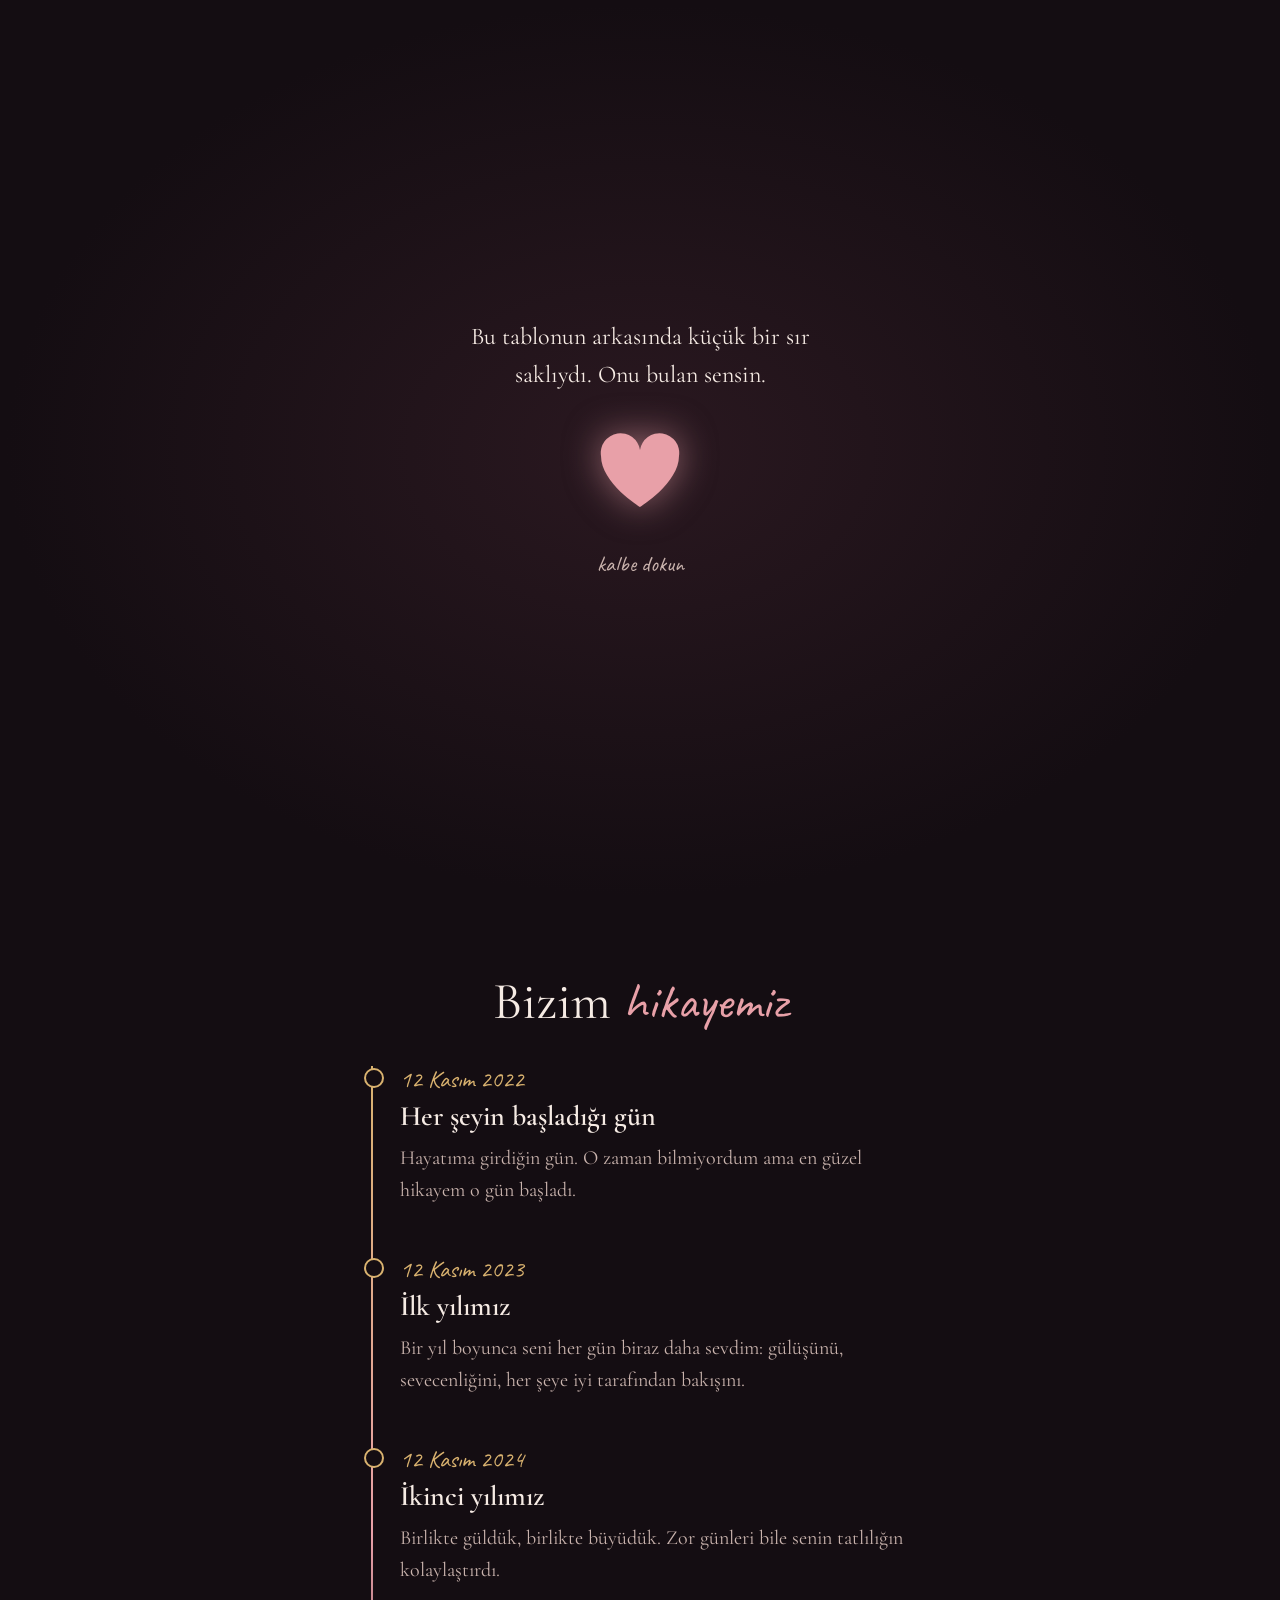
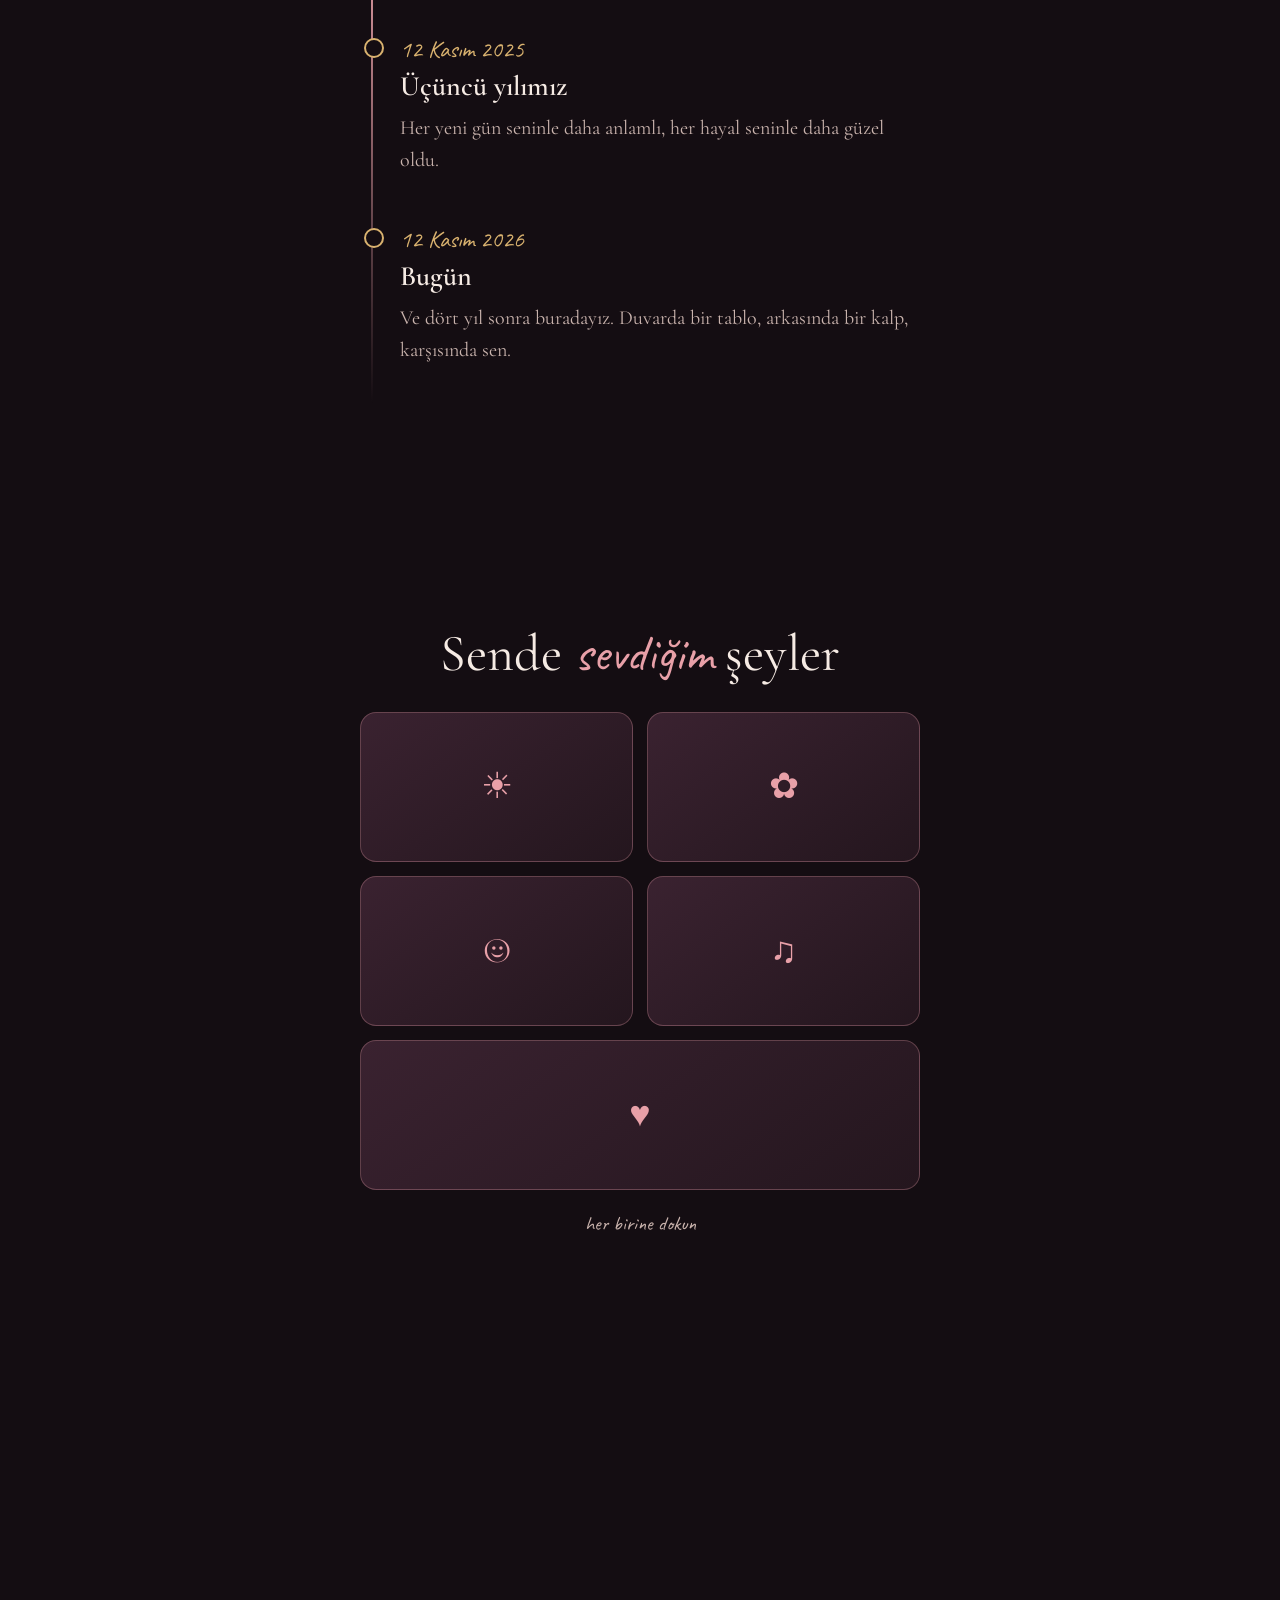
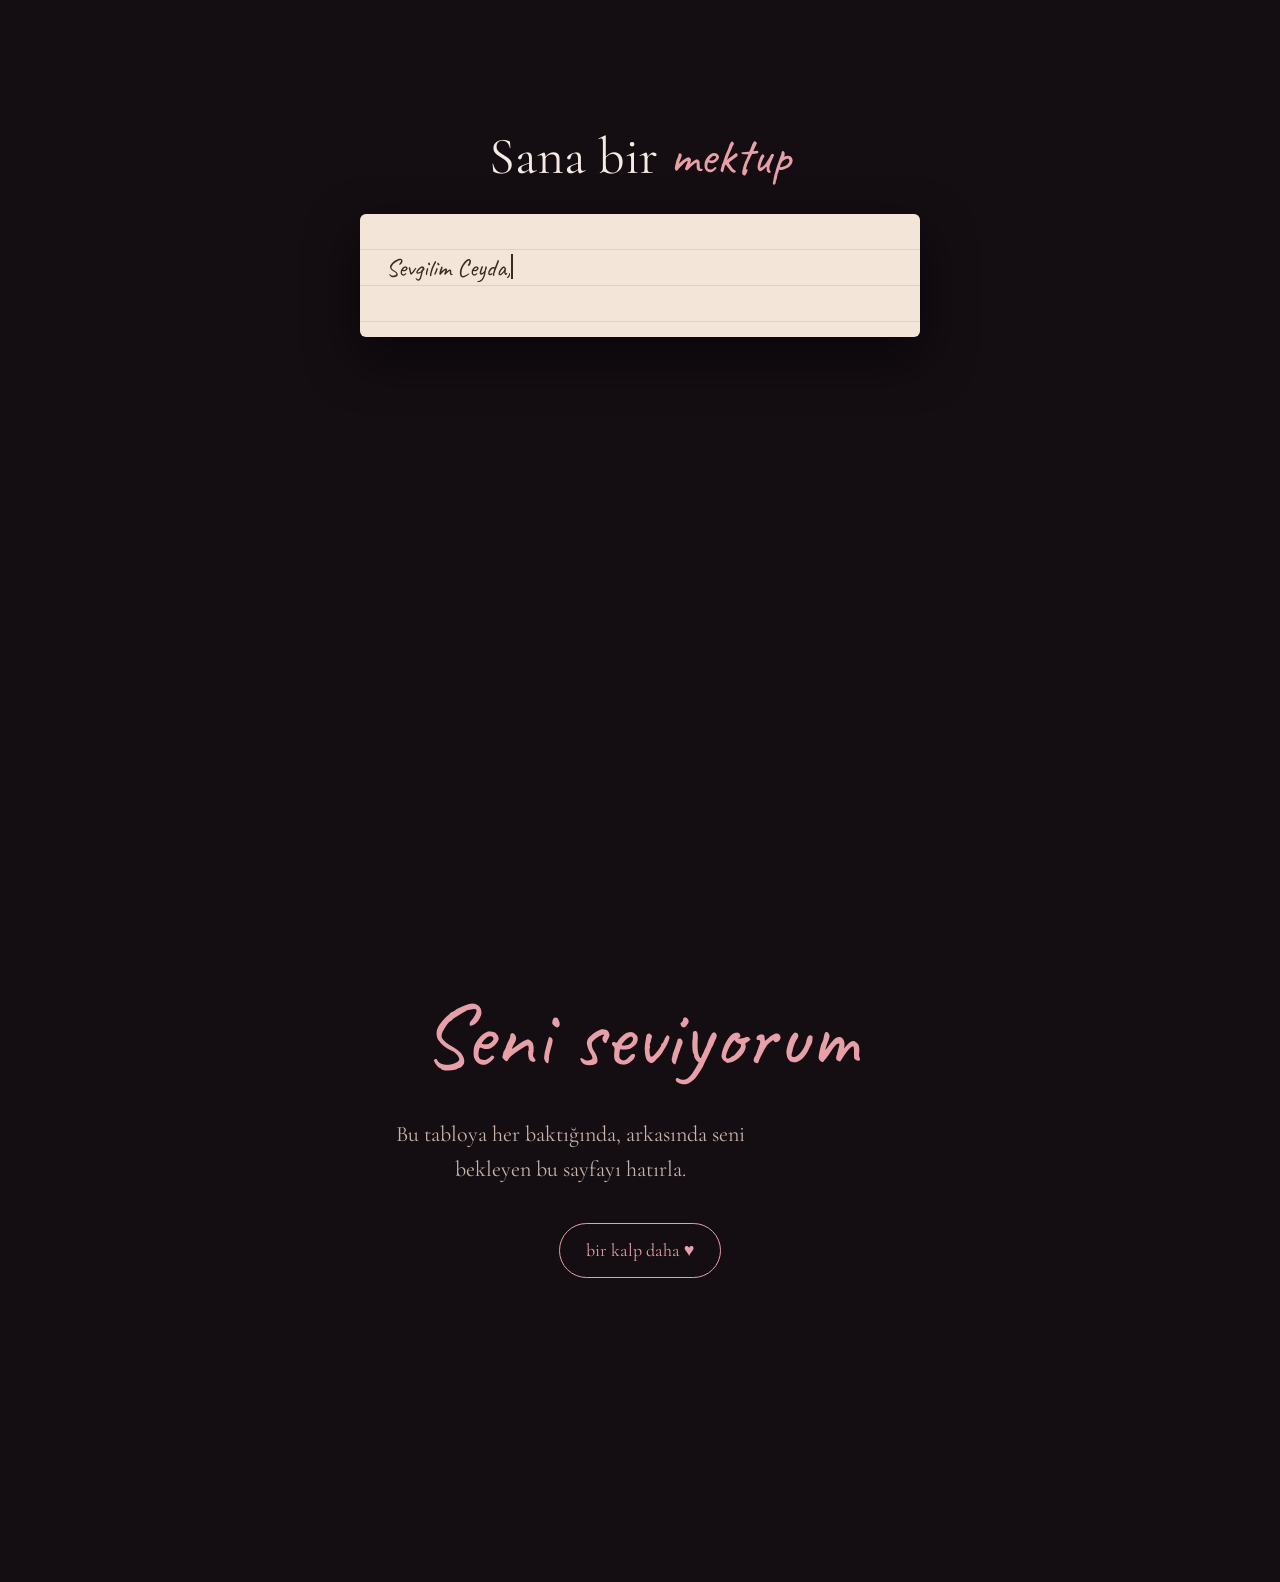
<file: seninle/index.html>
<!doctype html>
<html lang="tr">
<head>
<meta charset="utf-8">
<meta name="viewport" content="width=device-width, initial-scale=1, viewport-fit=cover">
<meta name="robots" content="noindex, nofollow">
<meta name="theme-color" content="#140d12">
<title>Sana</title>
<link rel="icon" href="data:image/svg+xml,%3Csvg xmlns='http://www.w3.org/2000/svg' viewBox='0 0 64 64'%3E%3Cpath d='M32 56S6 40 6 22a13 13 0 0 1 26-4 13 13 0 0 1 26 4c0 18-26 34-26 34z' fill='%23e8a0a8'/%3E%3C/svg%3E">
<link rel="preconnect" href="https://fonts.googleapis.com">
<link rel="preconnect" href="https://fonts.gstatic.com" crossorigin>
<link href="https://fonts.googleapis.com/css2?family=Caveat:wght@500;700&family=Cormorant+Garamond:ital,wght@0,400;0,600;1,400&display=swap" rel="stylesheet">
<style>
:root{
  --bg:#140d12; --bg2:#1f141b; --ink:#f6ebe4; --muted:#c9b3ad;
  --rose:#e8a0a8; --gold:#d9b26f; --frame:#8a6a3c;
  --serif:"Cormorant Garamond",Georgia,serif; --hand:"Caveat",cursive;
}
*{box-sizing:border-box;margin:0;padding:0}
html{scroll-behavior:smooth}
body{background:var(--bg);color:var(--ink);font-family:var(--serif);font-size:20px;line-height:1.6;overflow-x:hidden;-webkit-font-smoothing:antialiased}
img{max-width:100%;display:block}
#yildizlar{position:fixed;inset:0;z-index:0;pointer-events:none}
main{position:relative;z-index:1}
section{min-height:100svh;padding:72px 20px;display:flex;flex-direction:column;align-items:center;justify-content:center;text-align:center}
.dar{max-width:560px;width:100%;margin:0 auto}
h1,h2{font-weight:400;line-height:1.15}
h2{font-size:clamp(34px,8vw,52px);margin-bottom:28px}
.el{font-family:var(--hand);color:var(--rose)}
.kucuk{font-size:16px;color:var(--muted);letter-spacing:.12em;text-transform:uppercase}

/* Giriş perdesi */
#perde{position:fixed;inset:0;z-index:50;background:radial-gradient(ellipse at center,#2a1820 0%,var(--bg) 70%);display:flex;flex-direction:column;align-items:center;justify-content:center;gap:28px;padding:24px;text-align:center;transition:opacity 1.2s ease,visibility 1.2s}
#perde.kalk{opacity:0;visibility:hidden}
#perde p{font-size:24px;max-width:340px;opacity:0;animation:belir 1.6s .4s forwards}
.kalp-btn{width:96px;height:96px;border:none;background:none;cursor:pointer;opacity:0;animation:belir 1.2s 1.6s forwards, atis 1.4s 2.8s infinite}
.kalp-btn svg{width:100%;height:100%;filter:drop-shadow(0 0 18px rgba(232,160,168,.55))}
#perde small{font-family:var(--hand);font-size:22px;color:var(--muted);opacity:0;animation:belir 1s 2.2s forwards}
@keyframes belir{to{opacity:1}}
@keyframes atis{0%,100%{transform:scale(1)}15%{transform:scale(1.12)}30%{transform:scale(1)}45%{transform:scale(1.08)}}

/* Kahraman */
#giris h1{font-size:clamp(44px,12vw,84px);margin:14px 0 8px}
#giris .alt{font-size:22px;color:var(--muted);max-width:420px}
.sayac{display:grid;grid-template-columns:repeat(4,1fr);gap:10px;margin:40px auto 0;max-width:440px;width:100%}
.sayac div{background:rgba(255,255,255,.04);border:1px solid rgba(217,178,111,.25);border-radius:14px;padding:14px 4px}
.sayac b{display:block;font-size:30px;font-weight:600;color:var(--gold);font-variant-numeric:tabular-nums}
.sayac span{font-size:14px;color:var(--muted)}
.asagi{margin-top:56px;font-family:var(--hand);font-size:22px;color:var(--muted);animation:suz 2.4s infinite}
@keyframes suz{50%{transform:translateY(8px)}}

/* Zaman çizelgesi */
.cizgi{position:relative;max-width:560px;width:100%;margin:0 auto;text-align:left}
.cizgi::before{content:"";position:absolute;left:11px;top:6px;bottom:6px;width:2px;background:linear-gradient(var(--gold),var(--rose),transparent)}
.ani{position:relative;padding-left:40px;margin-bottom:44px}
.ani::before{content:"";position:absolute;left:4px;top:8px;width:16px;height:16px;border-radius:50%;background:var(--bg);border:2px solid var(--gold)}
.ani time{font-family:var(--hand);font-size:24px;color:var(--gold)}
.ani h3{font-size:28px;font-weight:600;line-height:1.2;margin:2px 0 8px}
.ani p{color:var(--muted)}
.cerceve{margin-top:16px;padding:10px;background:linear-gradient(135deg,#a9864e,#6b4f2a 40%,#b8955a 60%,#5c4325);border-radius:4px;box-shadow:0 10px 30px rgba(0,0,0,.5);transform:rotate(-1deg)}
.ani:nth-child(even) .cerceve{transform:rotate(1.2deg)}
.cerceve img,.cerceve .bos{width:100%;aspect-ratio:4/3;object-fit:cover;border:3px solid #2a1d10;background:#2a1d10}
.cerceve .bos{display:flex;align-items:center;justify-content:center;font-family:var(--hand);font-size:22px;color:#a08868;background:repeating-linear-gradient(45deg,#2f2216 0 12px,#33261a 12px 24px)}

/* Sevdiğim şeyler */
.kartlar{display:grid;grid-template-columns:repeat(2,1fr);gap:14px;max-width:560px;width:100%}
.kart:last-child:nth-child(odd){grid-column:span 2}
.kart{perspective:800px;height:150px;cursor:pointer;-webkit-tap-highlight-color:transparent}
.kart-ic{position:relative;width:100%;height:100%;transition:transform .7s cubic-bezier(.3,.7,.3,1);transform-style:preserve-3d}
.kart.acik .kart-ic{transform:rotateY(180deg)}
.yuz{position:absolute;inset:0;border-radius:16px;backface-visibility:hidden;-webkit-backface-visibility:hidden;display:flex;align-items:center;justify-content:center;padding:14px}
.on{background:linear-gradient(145deg,#3a2230,#24161e);border:1px solid rgba(232,160,168,.3);font-size:36px;color:var(--rose);font-variant-emoji:text}
.arka{background:linear-gradient(145deg,#f3e2d6,#e7cdbd);color:#3a2028;transform:rotateY(180deg);font-size:18px;line-height:1.35}
.ipucu{margin-top:18px;font-family:var(--hand);font-size:20px;color:var(--muted)}

/* Mektup */
.mektup{max-width:560px;width:100%;background:#f3e6d8;color:#3a2a22;border-radius:6px;padding:36px 26px;text-align:left;box-shadow:0 20px 50px rgba(0,0,0,.55);font-family:var(--hand);font-size:25px;line-height:1.45;position:relative;background-image:repeating-linear-gradient(transparent 0 35px,rgba(120,90,70,.15) 35px 36px)}
.mektup p{margin-bottom:14px;min-height:1em}
.mektup .imza{text-align:right;margin-top:20px}
.imlec{display:inline-block;width:2px;height:1em;background:#3a2a22;vertical-align:-3px;animation:yanson .9s steps(1) infinite}
@keyframes yanson{50%{opacity:0}}

/* Final */
#son h2{font-size:clamp(46px,13vw,90px)}
#son p{max-width:420px;color:var(--muted);font-size:22px}
.tekrar{margin-top:36px;background:none;border:1px solid var(--rose);color:var(--rose);font:inherit;font-size:18px;padding:12px 26px;border-radius:999px;cursor:pointer}

/* Kaydırınca belirme */
.goster{opacity:0;transform:translateY(28px);transition:opacity 1s ease,transform 1s ease}
.goster.gorundu{opacity:1;transform:none}

/* Müzik düğmesi */
#muzik{position:fixed;right:16px;bottom:16px;z-index:20;width:46px;height:46px;border-radius:50%;border:1px solid rgba(232,160,168,.5);background:rgba(20,13,18,.7);color:var(--rose);font-size:20px;cursor:pointer;display:none;backdrop-filter:blur(6px)}

.ucan{position:fixed;z-index:60;pointer-events:none;font-size:22px;animation:uc 2.6s ease-out forwards}
@keyframes uc{to{transform:translate(var(--x),var(--y)) rotate(var(--r)) scale(.4);opacity:0}}

@media (prefers-reduced-motion:reduce){*{animation-duration:.01s!important;transition-duration:.01s!important}}
</style>
</head>
<body>

<canvas id="yildizlar"></canvas>

<div id="perde">
  <p id="perde-yazi"></p>
  <button class="kalp-btn" id="ac" aria-label="Aç">
    <svg viewBox="0 0 64 64"><path d="M32 56S6 40 6 22a13 13 0 0 1 26-4 13 13 0 0 1 26 4c0 18-26 34-26 34z" fill="#e8a0a8"/></svg>
  </button>
  <small>kalbe dokun</small>
</div>

<button id="muzik" aria-label="Müziği aç/kapat">♪</button>

<main>
  <section id="giris">
    <div class="dar goster">
      <div class="kucuk" id="ust-yazi"></div>
      <h1 id="baslik"></h1>
      <p class="alt" id="alt-yazi"></p>
      <div class="sayac" aria-live="off">
        <div><b id="s-gun">0</b><span>gün</span></div>
        <div><b id="s-saat">0</b><span>saat</span></div>
        <div><b id="s-dk">0</b><span>dakika</span></div>
        <div><b id="s-sn">0</b><span>saniye</span></div>
      </div>
      <div class="asagi">aşağı kaydır ↓</div>
    </div>
  </section>

  <section id="hikaye">
    <h2 class="goster">Bizim <span class="el">hikayemiz</span></h2>
    <div class="cizgi" id="anilar"></div>
  </section>

  <section id="sevdiklerim">
    <h2 class="goster">Sende <span class="el">sevdiğim</span> şeyler</h2>
    <div class="kartlar goster" id="kartlar"></div>
    <div class="ipucu goster">her birine dokun</div>
  </section>

  <section id="mektup-bolum">
    <h2 class="goster">Sana bir <span class="el">mektup</span></h2>
    <div class="mektup goster" id="mektup"></div>
  </section>

  <section id="son">
    <div class="dar goster">
      <h2 class="el" id="son-baslik"></h2>
      <p id="son-yazi"></p>
      <button class="tekrar" id="kalpler">bir kalp daha ♥</button>
    </div>
  </section>
</main>

<script>
/* ============================================================
   BÜTÜN İÇERİK BURADA. Sadece bu kısmı düzenlemen yeterli.
   [KÖŞELİ PARANTEZ] içindekiler senin dolduracağın yerler.
   ============================================================ */
const CONFIG = {
  sevgili: "Ceyda",
  sen: "Emirhan",
  // Birlikte olmaya başladığımız an (YYYY-AA-GGTSS:DD)
  baslangic: "2022-11-12T00:00",

  perde: "Bu tablonun arkasında küçük bir sır saklıydı. Onu bulan sensin.",
  ustYazi: "4. yılımız",
  altYazi: "Seninle geçen her an, bu tablodaki her fırça darbesi kadar özenle seçilmiş gibi.",

  // İstersen foto: "dosya.jpg" ekleyip seninle/foto/ klasörüne koyabilirsin.
  anilar: [
    { tarih: "12 Kasım 2022", baslik: "Her şeyin başladığı gün", metin: "Hayatıma girdiğin gün. O zaman bilmiyordum ama en güzel hikayem o gün başladı." },
    { tarih: "12 Kasım 2023", baslik: "İlk yılımız", metin: "Bir yıl boyunca seni her gün biraz daha sevdim: gülüşünü, sevecenliğini, her şeye iyi tarafından bakışını." },
    { tarih: "12 Kasım 2024", baslik: "İkinci yılımız", metin: "Birlikte güldük, birlikte büyüdük. Zor günleri bile senin tatlılığın kolaylaştırdı." },
    { tarih: "12 Kasım 2025", baslik: "Üçüncü yılımız", metin: "Her yeni gün seninle daha anlamlı, her hayal seninle daha güzel oldu." },
    { tarih: "12 Kasım 2026", baslik: "Bugün", metin: "Ve dört yıl sonra buradayız. Duvarda bir tablo, arkasında bir kalp, karşısında sen." }
  ],

  // Kartın önünde sembol, arkasında yazı
  sevdiklerim: [
    { on: "☀", arka: "Olaylara hep olumlu bakışın. En kötü günü bile güzelleştiriyorsun." },
    { on: "✿", arka: "Sevecenliğin. Herkese ve her şeye gösterdiğin o şefkat." },
    { on: "☺", arka: "Tatlılığın. Ne yapsan içimi ısıtıyorsun." },
    { on: "♫", arka: "Hailie's Song. Şu an çalan şarkı, bizim şarkımız." },
    { on: "♥", arka: "Ve en çok, sen olduğun için." }
  ],

  mektup: [
    "Sevgilim Ceyda,",
    "Bu tabloyu hazırlarken her rengi seçerken seni düşündüm. Ama asıl söylemek istediklerimi fırçayla anlatamadım, o yüzden onları buraya, tablonun arkasına sakladım.",
    "Dört yıl önce hayatıma girdiğinde her şeyin bu kadar güzel olacağını bilmiyordum. Şimdi biliyorum ve iyi ki hayatımdasın.",
    "Sen sonraki her günümün, her saatimin ve her dakikamın hayallerini süslüyorsun.",
    "Seni seviyorum sevgilim. Nice yıllara, nice tablolara."
  ],
  imza: "Seni çok seven, Emirhan",

  sonBaslik: "Seni seviyorum",
  sonYazi: "Bu tabloya her baktığında, arkasında seni bekleyen bu sayfayı hatırla.",

  // Arka plan şarkısı: Eminem - Hailie's Song (YouTube). Biri açılmazsa sıradakine geçer.
  // Kendi mp3 dosyanı koymak istersen muzik: "sarki.mp3" yaz, YouTube yerine o çalar.
  muzik: "",
  youtube: ["tD5oQQ-CQ4E", "cGDicJwVATw", "ALhIIA3XMCU"]
};
/* ============================================================ */

const $ = s => document.querySelector(s);
const yaz = (id, t) => { $(id).textContent = t; };

yaz("#perde-yazi", CONFIG.perde);
yaz("#ust-yazi", CONFIG.ustYazi);
$("#baslik").innerHTML = `Sevgili <span class="el"></span>`;
$("#baslik .el").textContent = CONFIG.sevgili;
yaz("#alt-yazi", CONFIG.altYazi);
yaz("#son-baslik", CONFIG.sonBaslik);
yaz("#son-yazi", CONFIG.sonYazi);

// Anılar
const anilar = $("#anilar");
CONFIG.anilar.forEach(a => {
  const d = document.createElement("article");
  d.className = "ani goster";
  d.innerHTML = `<time></time><h3></h3><p></p>`;
  d.querySelector("time").textContent = a.tarih;
  d.querySelector("h3").textContent = a.baslik;
  d.querySelector("p").textContent = a.metin;
  if (a.foto) {
    const c = document.createElement("div"); c.className = "cerceve"; d.appendChild(c);
    const img = new Image(); img.loading = "lazy"; img.alt = a.baslik; img.src = "foto/" + a.foto;
    c.appendChild(img);
  }
  anilar.appendChild(d);
});

// Kartlar
const kartlar = $("#kartlar");
CONFIG.sevdiklerim.forEach(k => {
  const d = document.createElement("div");
  d.className = "kart";
  d.innerHTML = `<div class="kart-ic"><div class="yuz on"></div><div class="yuz arka"></div></div>`;
  d.querySelector(".on").textContent = k.on;
  d.querySelector(".arka").textContent = k.arka;
  d.addEventListener("click", () => d.classList.toggle("acik"));
  kartlar.appendChild(d);
});

// Sayaç
const basla = new Date(CONFIG.baslangic);
function sayac(){
  let f = Math.max(0, Date.now() - basla) / 1000;
  const g = Math.floor(f / 86400); f -= g * 86400;
  const s = Math.floor(f / 3600); f -= s * 3600;
  const d = Math.floor(f / 60); const sn = Math.floor(f - d * 60);
  yaz("#s-gun", g.toLocaleString("tr-TR")); yaz("#s-saat", s); yaz("#s-dk", d); yaz("#s-sn", sn);
}
sayac(); setInterval(sayac, 1000);

// Kaydırınca belirme
const io = new IntersectionObserver(es => es.forEach(e => {
  if (e.isIntersecting) { e.target.classList.add("gorundu"); io.unobserve(e.target); }
}), { threshold: .15 });
document.querySelectorAll(".goster").forEach(el => io.observe(el));

// Mektup: daktilo gibi yazılsın
const mektup = $("#mektup");
let mektupBasladi = false;
new IntersectionObserver((es, o) => {
  if (es[0].isIntersecting && !mektupBasladi) { mektupBasladi = true; o.disconnect(); mektupYaz(); }
}, { threshold: .3 }).observe(mektup);
async function mektupYaz(){
  const satirlar = [...CONFIG.mektup, CONFIG.imza];
  const imlec = document.createElement("span"); imlec.className = "imlec";
  for (let i = 0; i < satirlar.length; i++) {
    const p = document.createElement("p");
    if (i === satirlar.length - 1) p.className = "imza";
    mektup.appendChild(p);
    for (const ch of satirlar[i]) {
      p.textContent += ch; p.appendChild(imlec);
      await new Promise(r => setTimeout(r, ch === "," || ch === "." ? 180 : 32));
    }
    await new Promise(r => setTimeout(r, 350));
  }
  imlec.remove();
}

// Kalpler
function kalpYagdir(n, x, y){
  const isaretler = ["♥", "❤", "✿", "✦"];
  for (let i = 0; i < n; i++) {
    const s = document.createElement("span");
    s.className = "ucan";
    s.textContent = isaretler[i % isaretler.length];
    s.style.left = x + "px"; s.style.top = y + "px";
    s.style.color = i % 2 ? "#e8a0a8" : "#d9b26f";
    const a = Math.random() * Math.PI * 2, r = 80 + Math.random() * 220;
    s.style.setProperty("--x", Math.cos(a) * r + "px");
    s.style.setProperty("--y", Math.sin(a) * r - 120 + "px");
    s.style.setProperty("--r", (Math.random() * 360 - 180) + "deg");
    document.body.appendChild(s);
    setTimeout(() => s.remove(), 2700);
  }
}
$("#kalpler").addEventListener("click", e => kalpYagdir(26, e.clientX, e.clientY));

// Müzik: mp3 varsa onu, yoksa YouTube oynatıcısını kullan
const muzikBtn = $("#muzik");
let calar = null, calarHazir = false, calarBekliyor = false, ytSira = 0, caliyor = false;
function butonGuncelle(){ muzikBtn.textContent = caliyor ? "♪" : "×"; }
if (CONFIG.muzik) {
  const ses = new Audio(CONFIG.muzik); ses.loop = true;
  calar = { play: () => ses.play().catch(() => {}), pause: () => ses.pause() };
  calarHazir = true;
  ses.addEventListener("play", () => { caliyor = true; butonGuncelle(); });
  ses.addEventListener("pause", () => { caliyor = false; butonGuncelle(); });
} else if (CONFIG.youtube && CONFIG.youtube.length) {
  const kutu = document.createElement("div");
  kutu.id = "yt"; kutu.style.cssText = "position:fixed;left:-9999px;top:0;width:200px;height:200px";
  document.body.appendChild(kutu);
  const t = document.createElement("script"); t.src = "https://www.youtube.com/iframe_api"; document.head.appendChild(t);
  window.onYouTubeIframeAPIReady = () => {
    const yt = new YT.Player("yt", {
      width: 200, height: 200, videoId: CONFIG.youtube[0],
      playerVars: { playsinline: 1, controls: 0, rel: 0 },
      events: {
        onReady: () => { calarHazir = true; if (calarBekliyor) calar.play(); },
        onStateChange: e => {
          if (e.data === YT.PlayerState.PLAYING) caliyor = true;
          if (e.data === YT.PlayerState.PAUSED) caliyor = false;
          if (e.data === YT.PlayerState.ENDED) { yt.seekTo(0); yt.playVideo(); }
          butonGuncelle();
        },
        onError: () => {
          // Bu video gömülemiyorsa sıradakini dene
          if (++ytSira < CONFIG.youtube.length) yt.loadVideoById(CONFIG.youtube[ytSira]);
        }
      }
    });
    calar = { play: () => yt.playVideo(), pause: () => yt.pauseVideo() };
  };
}
if (CONFIG.muzik || (CONFIG.youtube && CONFIG.youtube.length)) muzikBtn.style.display = "block";
function muzikBaslat(){ if (calar && calarHazir) calar.play(); else calarBekliyor = true; }
muzikBtn.addEventListener("click", () => {
  if (caliyor) calar.pause(); else muzikBaslat();
});

// Perdeyi aç
$("#ac").addEventListener("click", e => {
  kalpYagdir(30, e.clientX, e.clientY);
  muzikBaslat();
  setTimeout(() => $("#perde").classList.add("kalk"), 400);
});

// Yıldızlı arka plan
const cv = $("#yildizlar"), cx = cv.getContext("2d");
let yildiz = [];
function boyut(){
  const dpr = Math.min(devicePixelRatio || 1, 2);
  cv.width = innerWidth * dpr; cv.height = innerHeight * dpr;
  cv.style.width = innerWidth + "px"; cv.style.height = innerHeight + "px";
  cx.setTransform(dpr, 0, 0, dpr, 0, 0);
  yildiz = Array.from({ length: Math.round(innerWidth * innerHeight / 9000) }, () => ({
    x: Math.random() * innerWidth, y: Math.random() * innerHeight,
    r: Math.random() * 1.3 + .2, f: Math.random() * Math.PI * 2, h: Math.random() * .02 + .005
  }));
}
function ciz(){
  cx.clearRect(0, 0, innerWidth, innerHeight);
  for (const y of yildiz) {
    y.f += y.h;
    cx.globalAlpha = .35 + Math.sin(y.f) * .3;
    cx.fillStyle = "#f6e3d0";
    cx.beginPath(); cx.arc(y.x, y.y, y.r, 0, 7); cx.fill();
  }
  requestAnimationFrame(ciz);
}
boyut(); ciz(); addEventListener("resize", boyut);
</script>
</body>
</html>
</file>
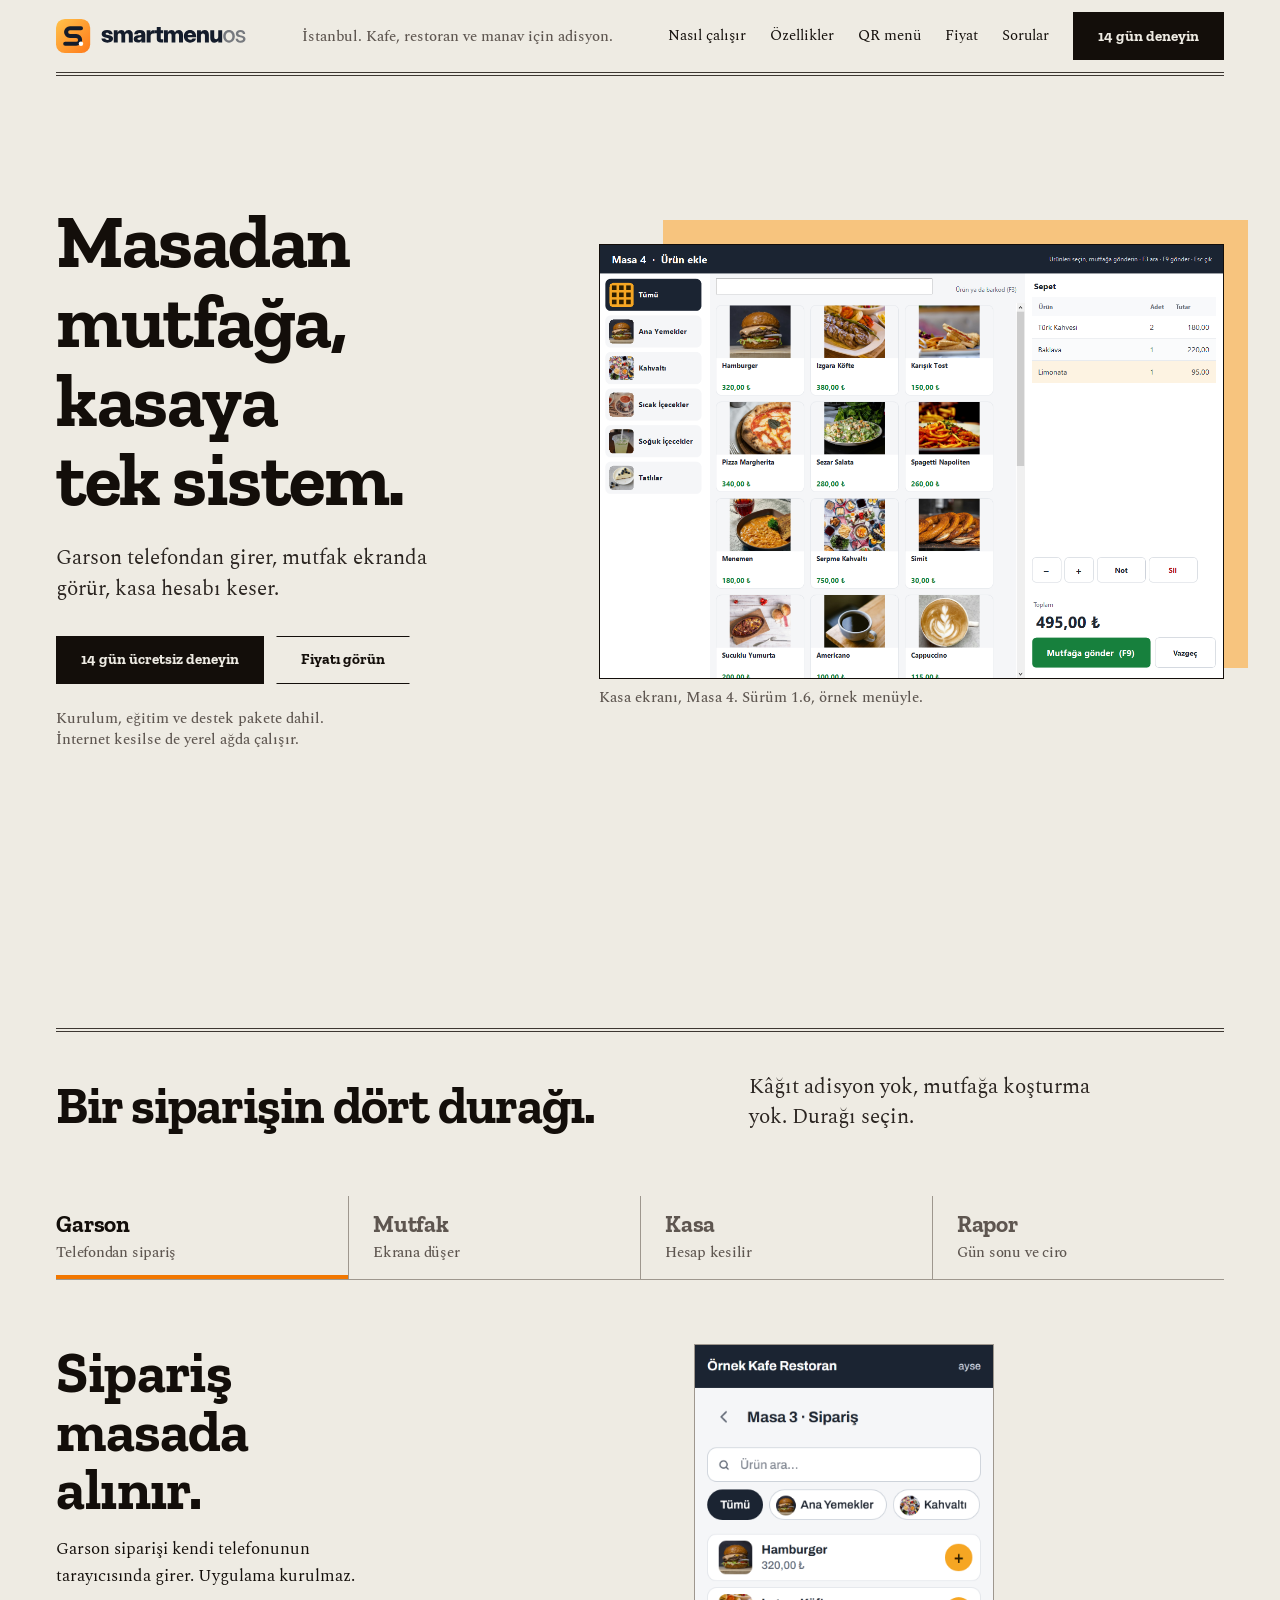
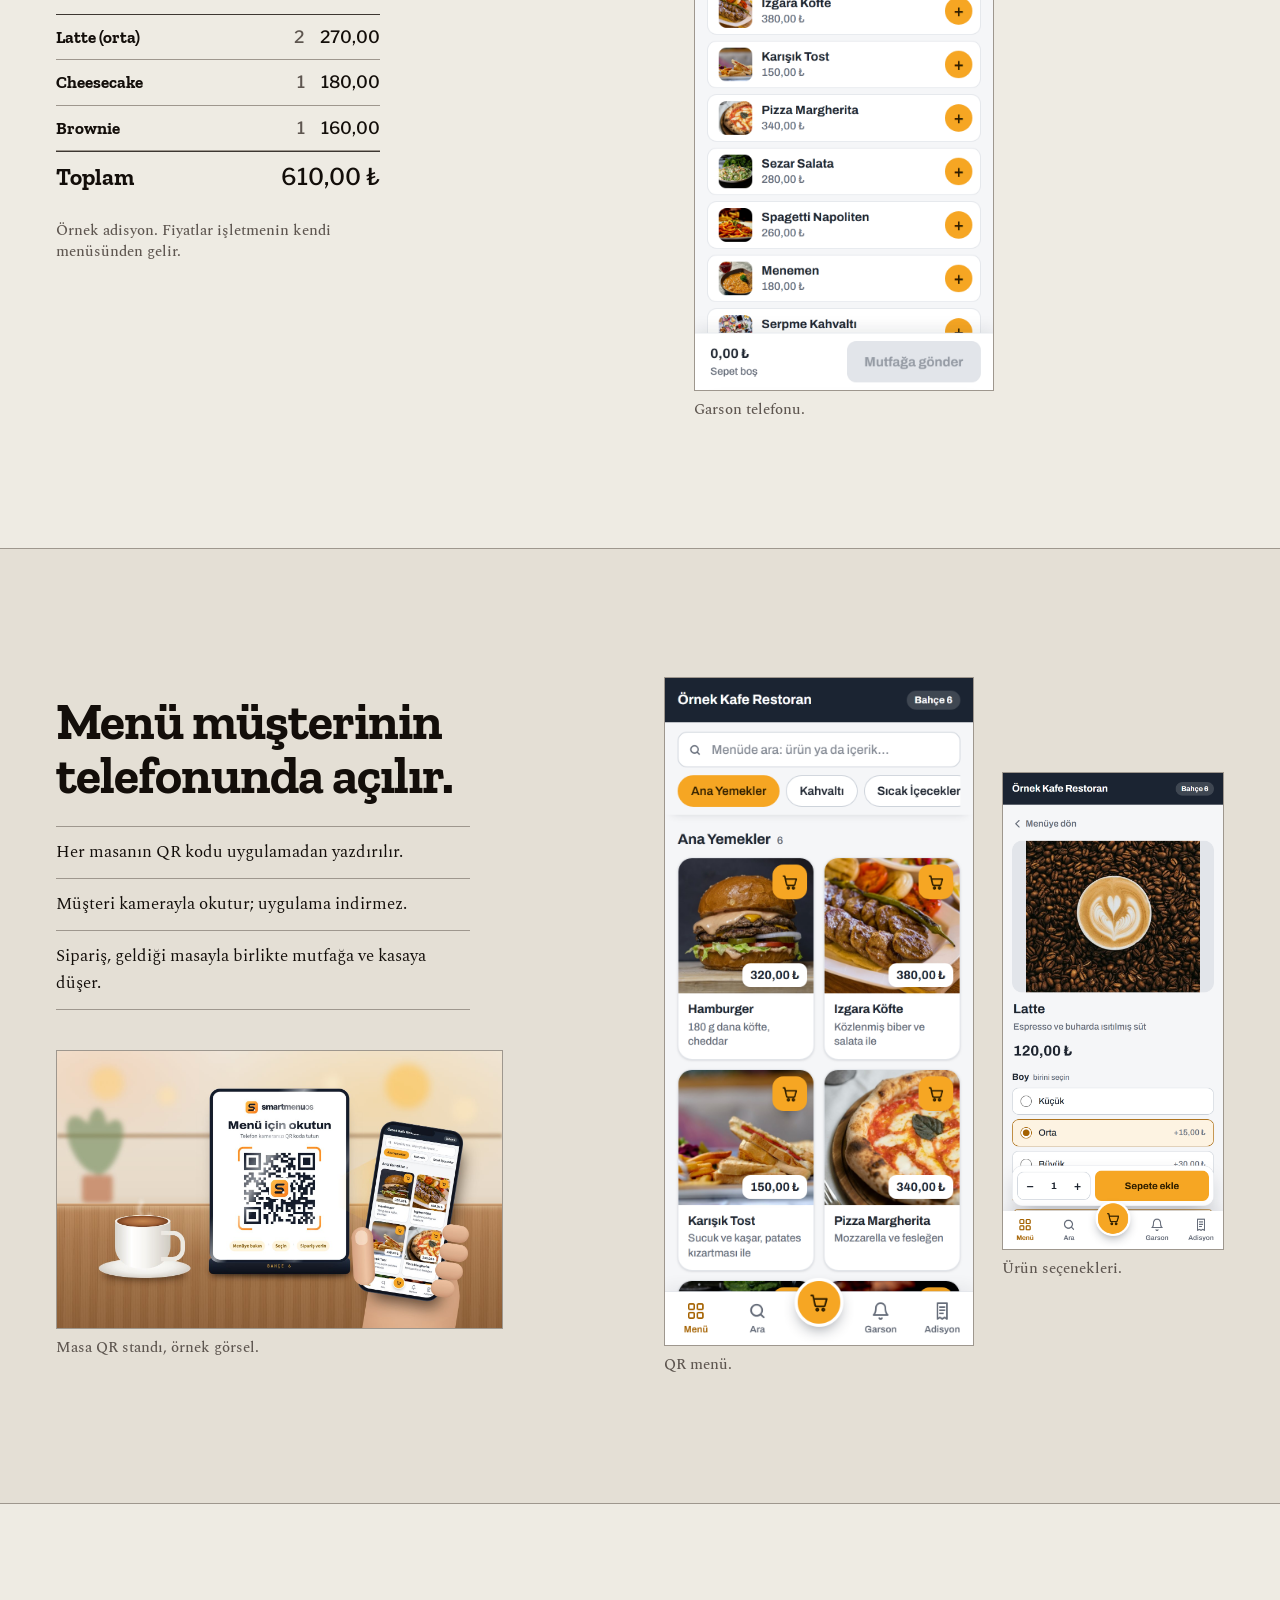
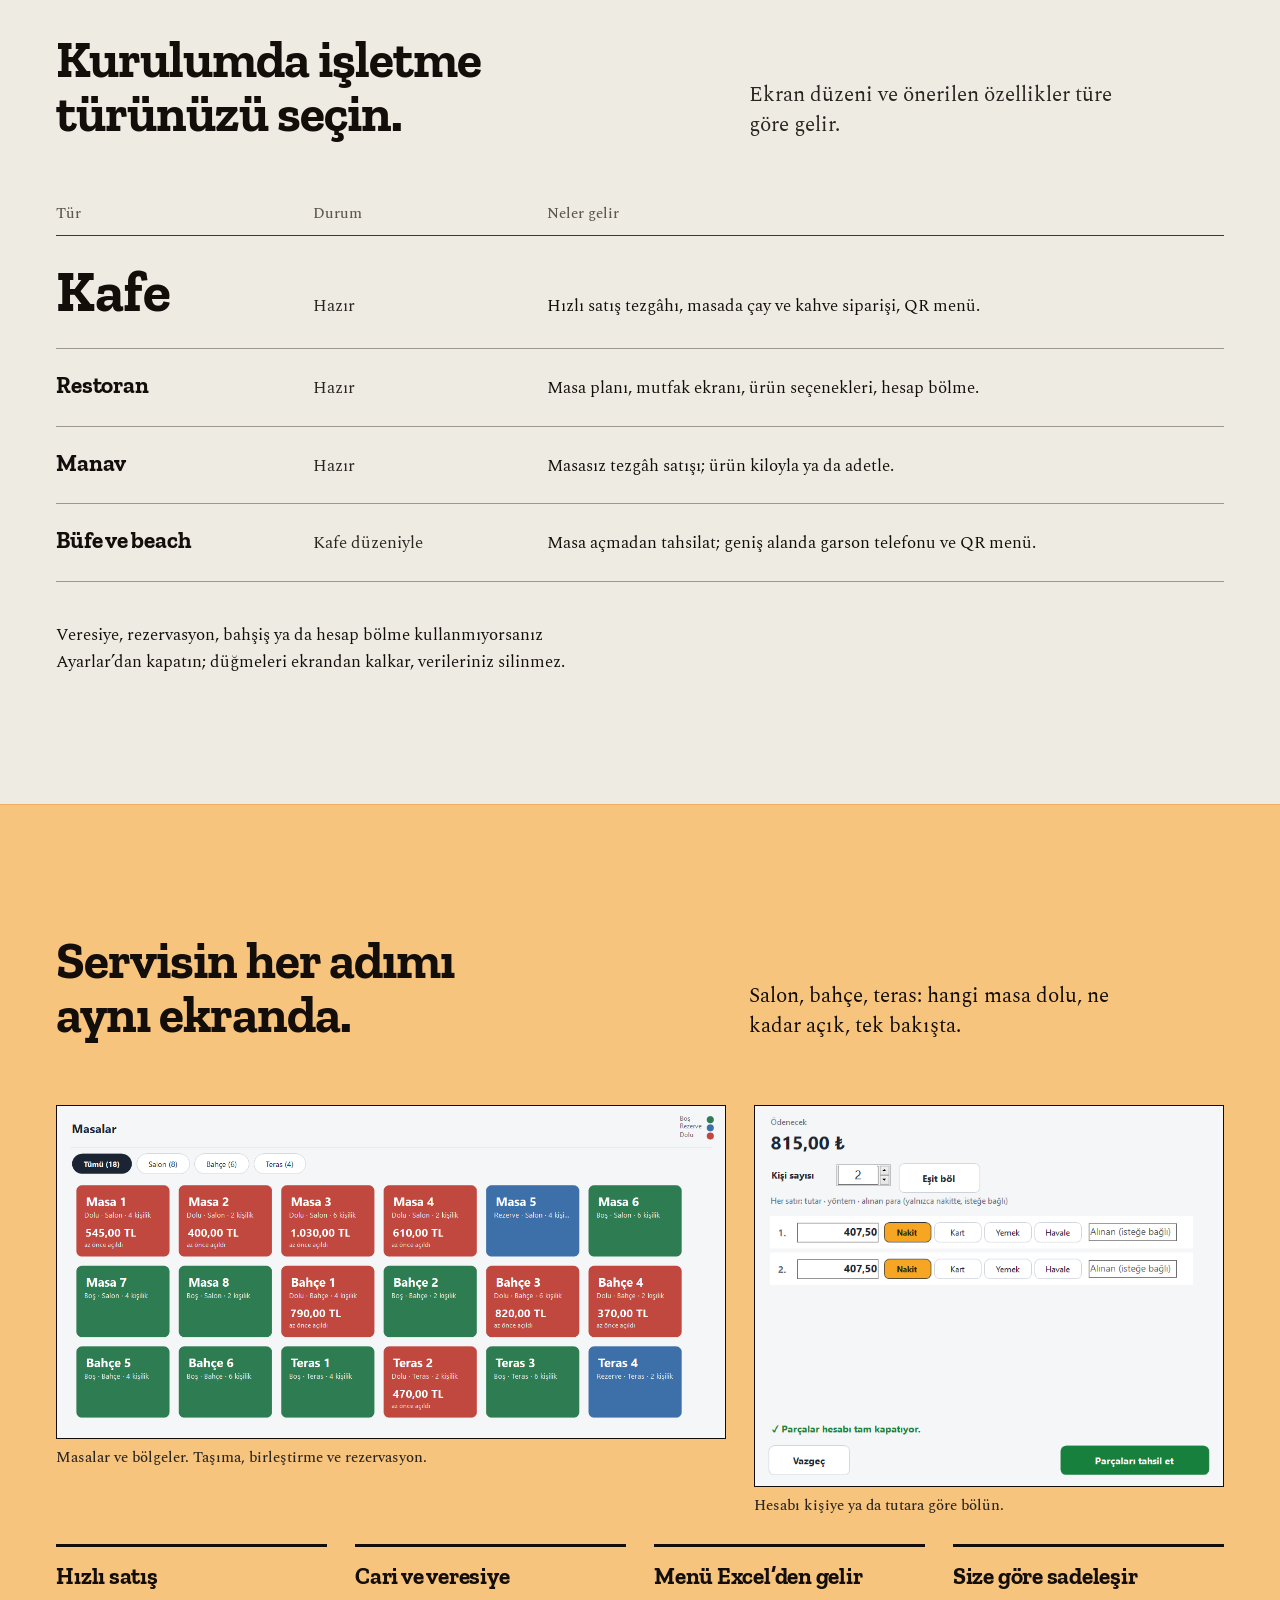
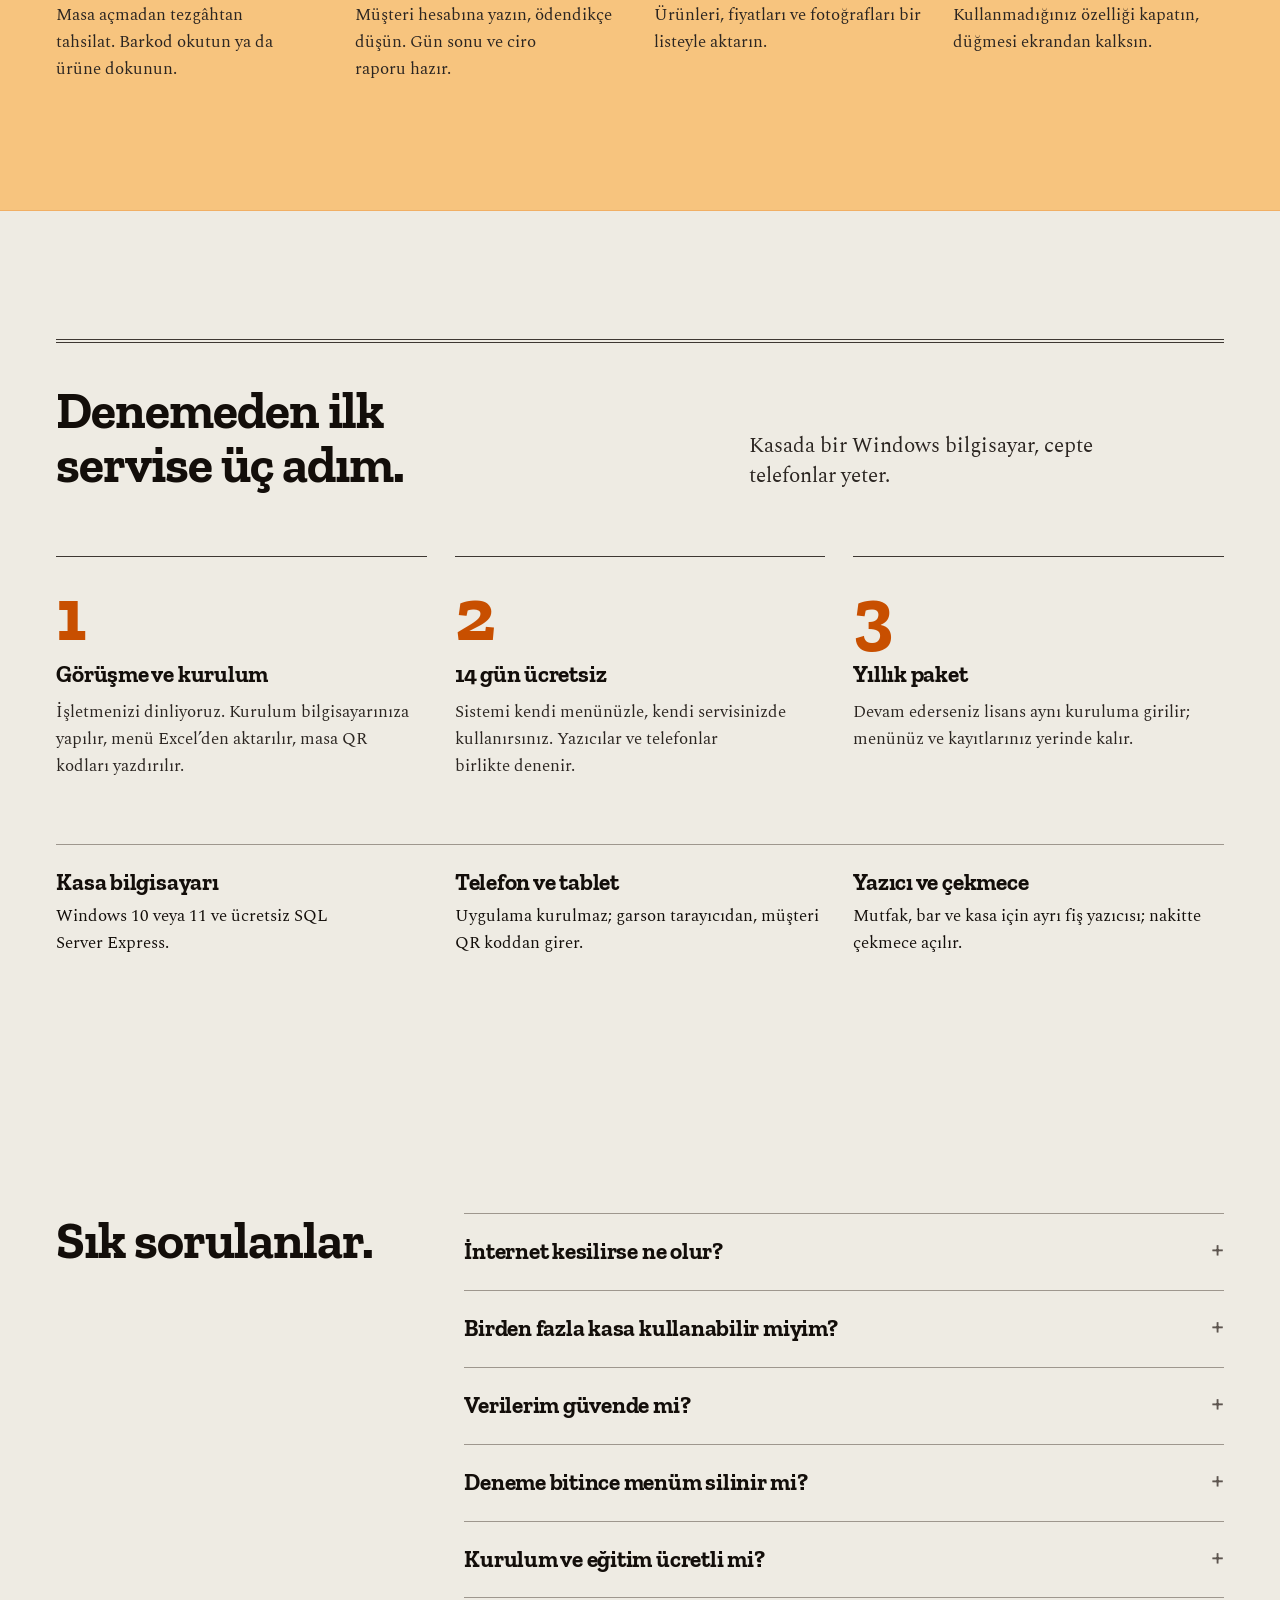
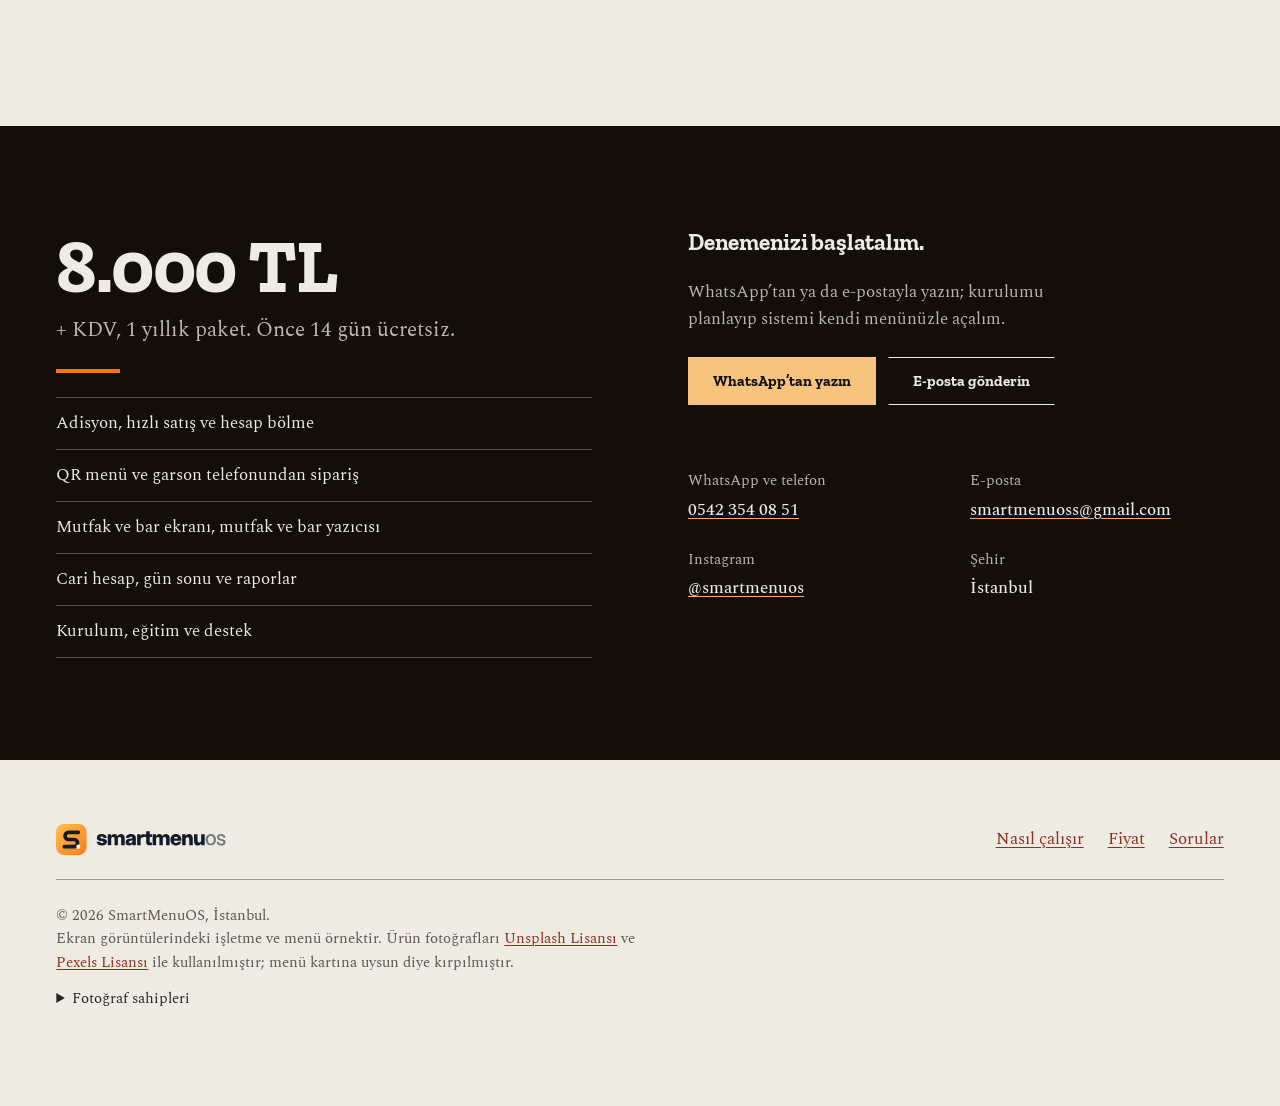
<file: smartmenu-yedek/index.html>
<!doctype html>
<html lang="tr">
<head>
<meta charset="utf-8">
<meta name="viewport" content="width=device-width, initial-scale=1, viewport-fit=cover">
<meta name="robots" content="noindex, nofollow">
<title>SmartMenuOS | Adisyon ve QR Menü</title>
<meta name="description" content="SmartMenuOS: kafe, restoran ve manavlar için adisyon ve QR menü sistemi. 14 gün ücretsiz deneyin; 1 yıllık paket 8.000 TL + KDV.">
<meta name="color-scheme" content="light">
<link rel="icon" href="marka/favicon.ico" sizes="48x48">
<link rel="icon" href="marka/smartmenuos-icon.svg" type="image/svg+xml">
<link rel="apple-touch-icon" href="marka/apple-touch-icon.png">
<link rel="preconnect" href="https://fonts.googleapis.com">
<link rel="preconnect" href="https://fonts.gstatic.com" crossorigin>
<link rel="stylesheet" href="https://fonts.googleapis.com/css2?family=Zilla+Slab:wght@700&family=Spectral:ital,wght@0,400;0,500;1,400&family=Libre+Franklin:wght@500&display=swap">
<style>
/* Hallmark · v2.0.0 · theme: newsprint (deal: manual, scripts not run in this environment) · genre: editorial · shape: Workbench · job: try (14 gün deneme, WhatsApp) · posture: restrained · hero: Stage · nav: masthead bar over a double rule · footer: colophon block with credits · imagery: screenshots 7 (the user's own, from the live site) · signature: Masa 4's adisyon set as a newspaper listing beside the real kasa screen */
/* Hallmark · pre-emit critique: P4 H4 E4 S4 R4 V4 · weakest: P, a newspaper for a POS reads as a costume unless the copy is plain; kept every claim to what smartmenuos.com already states, set the limits as a front-page column */
/* waive 47b: none used. answered F4: one filled primary per screen (ink), WhatsApp is the only job action */

:root {
  --color-paper: oklch(94% 0.011 92); --color-paper-2: oklch(90.5% 0.015 88); --color-paper-3: oklch(87% 0.017 86);
  --color-ink: oklch(17% 0.012 60); --color-ink-2: oklch(27% 0.012 58); --color-muted: oklch(46% 0.014 60);
  --color-rule: oklch(68% 0.016 75); --color-rule-2: oklch(34% 0.012 60);
  --color-accent: oklch(44% 0.13 32); --color-accent-ink: oklch(95% 0.012 90); --color-focus: oklch(48% 0.17 32);
  --color-on-ink: oklch(94% 0.011 92); --color-on-ink-muted: oklch(78% 0.014 80); --color-on-ink-rule: oklch(45% 0.012 60);
  --color-focus-on-ink: oklch(80% 0.12 60);
  --color-field: oklch(85% 0.105 74); --color-field-2: oklch(80% 0.12 68); --color-brand: oklch(70% 0.18 52); --color-brand-deep: oklch(58% 0.17 45);
  --font-display: "Zilla Slab", ui-serif, Georgia, serif; --font-body: "Spectral", ui-serif, Georgia, serif;
  --font-outlier: "Libre Franklin", ui-sans-serif, system-ui, sans-serif;
  --radius-card: 0; --rule-hair: 1px; --tracking-display: -0.02em; --display-weight: 700;

  --text-display: clamp(2.75rem, 1.2rem + 4.4vw, 5.25rem);
  --text-display-s: clamp(2.25rem, 1.2rem + 3vw, 3.75rem);
  --text-section: clamp(2.125rem, 1.3rem + 2.4vw, 3.25rem);
  --text-title: clamp(1.25rem, 1.05rem + 0.5vw, 1.5625rem);
  --text-lead: clamp(1.125rem, 1.02rem + 0.35vw, 1.3125rem);
  --text-md: 1.0625rem; --text-sm: 0.9375rem;

  --space-3xs: 2px; --space-2xs: 4px; --space-xs: 8px; --space-sm: 12px; --space-md: 16px; --space-lg: 24px;
  --space-xl: 40px; --space-2xl: 64px; --space-3xl: 96px; --space-4xl: 144px;
  --section-gap-s: clamp(72px, 8vw, 120px); --section-gap: clamp(88px, 10vw, 144px);
  --container: 1440px; --gutter: clamp(16px, 4.4vw, 64px); --gap-columns: clamp(16px, 2.2vw, 32px);
  --ease-out: cubic-bezier(0.16, 1, 0.3, 1); --dur-micro: 120ms; --dur-short: 220ms;
  --z-sticky-nav: 300;
}

*, *::before, *::after { box-sizing: border-box; }
html, body { overflow-x: clip; }
html { -webkit-text-size-adjust: 100%; scroll-padding-top: var(--space-3xl); }
body { margin: 0; background: var(--color-paper); color: var(--color-ink); font: 400 var(--text-md)/1.58 var(--font-body); font-synthesis: none; text-rendering: optimizeLegibility; }
img { display: block; max-width: 100%; height: auto; }
h1, h2, h3 { font-family: var(--font-display); font-weight: var(--display-weight); letter-spacing: var(--tracking-display); line-height: 1.05; margin: 0; text-wrap: balance; overflow-wrap: break-word; min-width: 0; }
h1 { font-size: var(--text-display); max-width: 14ch; }
h2 { font-size: var(--text-section); max-width: 22ch; }
h3 { font-size: var(--text-title); line-height: 1.15; letter-spacing: -0.01em; }
p { margin: 0; text-wrap: pretty; }
ul, ol { margin: 0; padding: 0; list-style: none; }
.lead { font-size: var(--text-lead); line-height: 1.45; color: var(--color-ink-2); max-width: 34ch; }
small, figcaption, .meta { font: 500 var(--text-sm)/1.4 var(--font-body); color: var(--color-muted); }
.agate { font: 500 1em/1.2 var(--font-outlier); font-variant-numeric: tabular-nums; }

a { color: var(--color-accent); text-decoration-line: underline; text-decoration-color: var(--color-accent); text-decoration-thickness: 1px; text-underline-offset: 0.16em; transition: text-decoration-thickness var(--dur-micro) var(--ease-out); }
a:hover { text-decoration-thickness: 2px; }
a:focus-visible, button:focus-visible, summary:focus-visible { outline: 2px solid var(--color-focus); outline-offset: 3px; }
::selection { background: color-mix(in oklab, var(--color-accent) 20%, transparent); }

.container { width: 100%; max-width: var(--container); margin-inline: auto; padding-inline: var(--gutter); }
.rule { border: 0; border-top: var(--rule-hair) solid var(--color-rule); margin: 0; }
.rule--double { box-sizing: content-box; height: 2px; border: 0; border-block: var(--rule-hair) solid var(--color-rule-2); margin: 0; }

/* controls */
.btn { display: inline-flex; align-items: center; justify-content: center; min-height: 48px; padding: 0 var(--space-lg); border: 1px solid var(--color-ink); border-radius: 0; background: var(--color-ink); color: var(--color-paper); font: 700 var(--text-sm)/1 var(--font-display); white-space: nowrap; text-decoration: none; cursor: pointer; transition: background-color var(--dur-short) var(--ease-out), transform var(--dur-micro) var(--ease-out); }
.btn:hover { background: var(--color-ink-2); }
.btn:active { transform: translateY(1px); }
.btn:focus-visible { outline: 2px solid var(--color-focus); outline-offset: 2px; }
.btn[aria-disabled="true"] { opacity: 0.55; cursor: not-allowed; }
.btn--rule { background: transparent; color: var(--color-ink); border-inline-color: transparent; border-block: var(--rule-hair) solid var(--color-ink); }
.btn--rule:hover { background: var(--color-paper-2); }
.btn--light { background: var(--color-field); color: var(--color-ink); border-color: var(--color-field); }
.btn--light:hover { background: var(--color-on-ink); }
.btn--light:focus-visible, .btn--rule-light:focus-visible { outline-color: var(--color-focus-on-ink); }
.btn--rule-light { background: transparent; color: var(--color-on-ink); border-inline-color: transparent; border-block: var(--rule-hair) solid var(--color-on-ink); }
.btn--rule-light:hover { background: var(--color-ink-2); }

/* nav */
.masthead { position: sticky; top: 0; z-index: var(--z-sticky-nav); background: var(--color-paper); }
.masthead__bar { display: flex; align-items: center; justify-content: space-between; gap: var(--space-lg); min-height: 72px; }
.masthead__logo { display: block; flex-shrink: 0; }
.masthead__logo img { width: 190px; height: auto; }
.masthead__dateline { flex: 1; text-align: center; }
.masthead__links { display: flex; align-items: center; gap: var(--space-lg); }
.masthead__links a:not(.btn) { color: var(--color-ink); text-decoration-color: transparent; font-size: var(--text-sm); white-space: nowrap; }
.masthead__links a:not(.btn):hover { text-decoration-color: var(--color-ink); }

/* hero */
.hero { display: grid; align-items: center; min-height: calc(100svh - 76px); padding-block: var(--space-xl) var(--space-2xl); }
.hero__grid { display: grid; grid-template-columns: minmax(0, 5fr) minmax(0, 7fr); gap: var(--space-3xl); align-items: center; }
.hero__text { display: grid; gap: var(--space-lg); }
.hero__actions { display: flex; flex-wrap: wrap; gap: var(--space-sm); margin-top: var(--space-xs); }
.hero__terms { max-width: 38ch; }
.shot { margin: 0; }
.hero .shot { position: relative; }
.hero .shot::before { content: ""; position: absolute; inset: calc(-1 * var(--space-lg)) calc(-1 * var(--space-lg)) var(--space-xl) var(--space-2xl); background: var(--color-field); z-index: -1; }
.hero .shot img { position: relative; border-color: var(--color-ink); }
.shot img { border: var(--rule-hair) solid var(--color-rule); background: var(--color-paper-2); }
.shot figcaption { padding-top: var(--space-xs); }

/* journey: switcher */
.section { padding-block: var(--section-gap); }
.section--tight { padding-block: var(--section-gap-s); }
.headblock { display: grid; grid-template-columns: minmax(0, 7fr) minmax(0, 5fr); gap: var(--gap-columns); align-items: end; margin-bottom: var(--space-2xl); }
.headblock .lead { justify-self: start; }
.tabs { display: grid; grid-template-columns: repeat(4, minmax(0, 1fr)); border-bottom: var(--rule-hair) solid var(--color-rule); }
.tab { appearance: none; border: 0; border-left: var(--rule-hair) solid var(--color-rule); background: none; padding: var(--space-md) var(--space-lg) var(--space-md); text-align: left; font: 700 var(--text-title)/1.1 var(--font-display); letter-spacing: -0.01em; color: var(--color-muted); cursor: pointer; box-shadow: inset 0 -3px 0 transparent; transition: color var(--dur-short) var(--ease-out), box-shadow var(--dur-short) var(--ease-out); min-height: 52px; }
.tab:first-child { border-left: 0; padding-left: 0; }
.tab:hover { color: var(--color-ink-2); }
.tab[aria-selected="true"] { color: var(--color-ink); box-shadow: inset 0 -4px 0 var(--color-brand); }
.tab:focus-visible { outline-offset: -2px; }
.tab small { display: block; margin-top: var(--space-2xs); font-size: var(--text-sm); }
.panel { display: grid; grid-template-columns: minmax(0, 4fr) minmax(0, 8fr); gap: var(--gap-columns); padding-top: var(--space-2xl); align-items: start; }
.panel[hidden] { display: none; }
.panel__text { display: grid; gap: var(--space-md); max-width: 36ch; }
.panel__text h3 { font-size: var(--text-display-s); line-height: 1.02; }
.panel--phone .shot { max-width: 300px; justify-self: center; }

/* listing (signature) */
.listing { margin-top: var(--space-xs); border-top: var(--rule-hair) solid var(--color-rule-2); }
.listing li { display: grid; grid-template-columns: minmax(0, 1fr) auto auto; gap: var(--space-md); align-items: baseline; padding-block: var(--space-sm); border-bottom: var(--rule-hair) solid var(--color-rule); }
.listing .item { font: 700 1.0625rem/1.2 var(--font-display); }
.listing .qty { color: var(--color-muted); }
.listing .sum { border-bottom: 0; border-top: var(--rule-hair) solid var(--color-rule-2); }
.listing .sum .item { font-size: var(--text-title); }
.listing .sum .agate { font-size: var(--text-title); }

/* qr split */
.qr { background: var(--color-paper-2); border-block: var(--rule-hair) solid var(--color-rule); }
.qr__grid { display: grid; grid-template-columns: minmax(0, 5fr) minmax(0, 7fr); gap: var(--space-3xl); align-items: center; }
.qr__text { display: grid; gap: var(--space-lg); }
.facts li { padding-block: var(--space-sm); border-top: var(--rule-hair) solid var(--color-rule); max-width: 46ch; }
.facts li:last-child { border-bottom: var(--rule-hair) solid var(--color-rule); }
.qr__phones { display: grid; grid-template-columns: minmax(0, 7fr) minmax(0, 5fr); gap: var(--gap-columns); align-items: end; width: 100%; max-width: 560px; justify-self: end; }
.qr__phones .shot:last-child { padding-bottom: var(--space-3xl); }

/* types index */
.index { width: 100%; border-collapse: collapse; }
.index th { text-align: left; font: 500 var(--text-sm)/1.3 var(--font-body); color: var(--color-muted); padding: 0 var(--space-md) var(--space-sm) 0; border-bottom: var(--rule-hair) solid var(--color-rule-2); }
.index td { padding: var(--space-lg) var(--space-md) var(--space-lg) 0; border-bottom: var(--rule-hair) solid var(--color-rule); vertical-align: baseline; }
.index td:first-child { font: 700 var(--text-title)/1.1 var(--font-display); letter-spacing: -0.01em; width: 22%; }
.index td:nth-child(2) { width: 20%; color: var(--color-ink-2); }
.index tr:first-child td:first-child { font-size: var(--text-display-s); }
.switches { margin-top: var(--space-xl); max-width: 62ch; }

/* committed field band: brand amber */
.field { background: var(--color-field); border-block: var(--rule-hair) solid var(--color-field-2); }
.field .lead { color: var(--color-ink); }
.bento { display: grid; grid-template-columns: repeat(12, minmax(0, 1fr)); gap: var(--gap-columns); }
.tile { grid-column: span 3; }
.tile--lead { grid-column: span 7; }
.tile.shot:not(.tile--lead) { grid-column: span 5; }
.tile .shot img, .tile img { width: 100%; border-color: var(--color-ink); }
.tile figcaption { color: var(--color-ink-2); }
.tile--text { display: grid; align-content: start; gap: var(--space-sm); padding-top: var(--space-md); border-top: 3px solid var(--color-ink); }
.tile--text p { color: var(--color-ink-2); }
.steps { display: grid; grid-template-columns: repeat(3, minmax(0, 1fr)); gap: var(--gap-columns); counter-reset: adim; }
.steps li { counter-increment: adim; display: grid; gap: var(--space-sm); align-content: start; padding-top: var(--space-lg); border-top: var(--rule-hair) solid var(--color-rule-2); }
.steps li::before { content: counter(adim); font: 700 var(--text-display)/0.9 var(--font-display); color: var(--color-brand-deep); letter-spacing: var(--tracking-display); }
.steps p { color: var(--color-ink-2); max-width: 40ch; }
.qr__photo { margin-top: var(--space-md); }
.qr__photo img { aspect-ratio: 16 / 10; object-fit: cover; }

/* front page in columns */
.front__head { display: grid; gap: var(--space-md); margin-bottom: var(--space-xl); padding-top: var(--space-lg); }
.front__head h2 { font-size: var(--text-display-s); max-width: 24ch; }
.cols { columns: 3 18rem; column-gap: var(--space-xl); column-rule: var(--rule-hair) solid var(--color-rule); hyphens: auto; }
.cols p + p { margin-top: var(--space-md); }
.cols p { break-inside: avoid-column; }
.cols strong { font-weight: 500; }
.dropcap::first-letter { float: left; font: 700 3.6em/0.8 var(--font-display); padding: var(--space-2xs) var(--space-xs) 0 0; color: var(--color-ink); }
.front__req { display: grid; grid-template-columns: repeat(3, minmax(0, 1fr)); gap: var(--gap-columns); margin-top: var(--space-2xl); padding-top: var(--space-lg); border-top: var(--rule-hair) solid var(--color-rule); }
.front__req h3 { margin-bottom: var(--space-xs); }

/* faq rows */
.faq__grid { display: grid; grid-template-columns: minmax(0, 4fr) minmax(0, 8fr); gap: var(--gap-columns); }
.faq details { border-top: var(--rule-hair) solid var(--color-rule); }
.faq details:last-child { border-bottom: var(--rule-hair) solid var(--color-rule); }
.faq summary { list-style: none; display: flex; justify-content: space-between; gap: var(--space-md); align-items: baseline; padding-block: var(--space-lg); cursor: pointer; font: 700 var(--text-title)/1.2 var(--font-display); letter-spacing: -0.01em; }
.faq summary::-webkit-details-marker { display: none; }
.faq summary::after { content: "+"; font: 500 var(--text-title)/1 var(--font-outlier); color: var(--color-muted); flex-shrink: 0; }
.faq details[open] summary::after { content: "\2212"; }
.faq summary:hover { color: var(--color-ink-2); }
.faq details p { padding-bottom: var(--space-lg); max-width: 60ch; color: var(--color-ink-2); }

/* ink band: price and contact */
.band { background: var(--color-ink); color: var(--color-on-ink); padding-block: var(--section-gap-s); }
.band a:not(.btn) { color: var(--color-on-ink); text-decoration-color: var(--color-focus-on-ink); }
.band a:not(.btn):focus-visible { outline-color: var(--color-focus-on-ink); }
.band__grid { display: grid; grid-template-columns: minmax(0, 6fr) minmax(0, 6fr); gap: var(--space-3xl); align-items: start; }
.price { font: 700 var(--text-display)/1 var(--font-display); letter-spacing: var(--tracking-display); }
.price span { display: block; margin-top: var(--space-sm); font: 400 var(--text-lead)/1.4 var(--font-body); letter-spacing: 0; color: var(--color-on-ink-muted); }
.band__text { display: grid; gap: var(--space-lg); }
.band__text p { color: var(--color-on-ink-muted); max-width: 44ch; }
.band .hairline { border-top: 4px solid var(--color-brand); width: var(--space-2xl); }
.included li { padding-block: var(--space-sm); border-bottom: var(--rule-hair) solid var(--color-on-ink-rule); }
.included li:first-child { border-top: var(--rule-hair) solid var(--color-on-ink-rule); }
.contact { display: grid; grid-template-columns: repeat(2, minmax(0, 1fr)); gap: var(--space-lg) var(--gap-columns); margin-top: var(--space-xl); }
.contact dt { font-size: var(--text-sm); color: var(--color-on-ink-muted); }
.contact dd { margin: var(--space-2xs) 0 0; font-weight: 500; }
.band__actions { display: flex; flex-wrap: wrap; gap: var(--space-sm); }

/* footer colophon */
.colophon { padding-block: var(--space-2xl) var(--space-3xl); }
.colophon__top { display: flex; flex-wrap: wrap; justify-content: space-between; align-items: center; gap: var(--space-lg); padding-bottom: var(--space-lg); }
.colophon__top img { width: 170px; height: auto; }
.colophon__links { display: flex; flex-wrap: wrap; gap: var(--space-lg); }
.credits { margin-top: var(--space-lg); max-width: 75ch; font-size: var(--text-sm); color: var(--color-muted); }
.credits details { margin-top: var(--space-sm); }
.credits summary { cursor: pointer; color: var(--color-ink-2); }
.credits ul { margin-top: var(--space-sm); columns: 2 18rem; column-gap: var(--space-xl); }
.credits li { break-inside: avoid; padding-block: var(--space-3xs); }

.skip { position: absolute; left: var(--space-md); top: var(--space-md); transform: translateY(-200%); background: var(--color-ink); color: var(--color-paper); padding: var(--space-xs) var(--space-md); z-index: 400; }
.skip:focus-visible { transform: none; }

@media (max-width: 75rem) {
  .masthead__dateline { display: none; }
}
@media (max-width: 60rem) {
  .masthead__links a:not(.btn) { display: none; }
  .masthead__logo img { width: 150px; }
  .hero { padding-block: var(--space-xl) var(--space-2xl); }
  .hero__grid, .qr__grid, .band__grid, .faq__grid, .headblock, .panel { grid-template-columns: minmax(0, 1fr); gap: var(--space-xl); min-height: 0; }
  .headblock { margin-bottom: var(--space-xl); }
  .tabs { grid-template-columns: repeat(2, minmax(0, 1fr)); }
  .tab:nth-child(3) { border-left: 0; padding-left: 0; }
  .tab:nth-child(-n+2) { border-bottom: var(--rule-hair) solid var(--color-rule); }
  .front__req, .steps { grid-template-columns: minmax(0, 1fr); }
  .tile, .tile--lead, .tile.shot:not(.tile--lead) { grid-column: span 12; }
  .tile--text { grid-column: span 6; min-height: 0; }
  .hero .shot::before { inset: calc(-1 * var(--space-sm)) calc(-1 * var(--space-sm)) var(--space-lg) var(--space-xl); }
  .qr__phones .shot:last-child { padding-bottom: var(--space-xl); }
  .panel--phone .shot { max-width: 240px; }
}
@media (max-width: 40rem) {
  .tab { padding: var(--space-sm) var(--space-sm); font-size: 1.0625rem; }
  .tab small { display: none; }
  .index thead { display: none; }
  .index tr { display: grid; grid-template-columns: minmax(0, 1fr); padding-block: var(--space-md); border-bottom: var(--rule-hair) solid var(--color-rule); }
  .index td { border: 0; padding: var(--space-2xs) 0; width: auto !important; }
  .contact { grid-template-columns: minmax(0, 1fr); }
  .tile--text { grid-column: span 12; }
  .masthead__bar { min-height: 64px; }
  .masthead .btn { padding: 0 var(--space-md); }
}
@media (prefers-reduced-motion: reduce) {
  .btn, .tab, a { transition: none; }
  .btn:active { transform: none; }
}
</style>
</head>
<body>
<a class="skip" href="#icerik">İçeriğe geç</a>

<header class="masthead">
  <div class="container masthead__bar">
    <a class="masthead__logo" href="#" aria-label="SmartMenuOS ana sayfa"><img src="marka/smartmenuos-logo-light.svg" alt="SmartMenuOS" width="190" height="34"></a>
    <p class="masthead__dateline meta">İstanbul. Kafe, restoran ve manav için adisyon.</p>
    <nav class="masthead__links" aria-label="Ana menü">
      <a href="#akis">Nasıl çalışır</a>
      <a href="#ozellikler">Özellikler</a>
      <a href="#qr">QR menü</a>
      <a href="#fiyat">Fiyat</a>
      <a href="#sorular">Sorular</a>
      <a class="btn" href="https://wa.me/905423540851?text=Merhaba%2C%20SmartMenuOS%2014%20g%C3%BCnl%C3%BCk%20denemeyi%20ba%C5%9Flatmak%20istiyorum." rel="noopener">14 gün deneyin</a>
    </nav>
  </div>
  <div class="container"><hr class="rule--double"></div>
</header>

<main id="icerik">

<section class="hero" aria-labelledby="baslik">
  <div class="container hero__grid">
    <div class="hero__text">
      <h1 id="baslik">Masadan mutfağa, kasaya tek sistem.</h1>
      <p class="lead">Garson telefondan girer, mutfak ekranda görür, kasa hesabı keser.</p>
      <div class="hero__actions">
        <a class="btn" href="https://wa.me/905423540851?text=Merhaba%2C%20SmartMenuOS%2014%20g%C3%BCnl%C3%BCk%20denemeyi%20ba%C5%9Flatmak%20istiyorum." rel="noopener">14 gün ücretsiz deneyin</a>
        <a class="btn btn--rule" href="#fiyat">Fiyatı görün</a>
      </div>
      <p class="hero__terms meta">Kurulum, eğitim ve destek pakete dahil. İnternet kesilse de yerel ağda çalışır.</p>
    </div>
    <figure class="shot">
      <img src="img/kasa-siparis.png" alt="SmartMenuOS kasa ekranı: Masa 4 için ürün ekleme, solda kategoriler, ortada fotoğraflı ürünler, sağda sepet ve Mutfağa gönder düğmesi" width="1226" height="852" fetchpriority="high">
      <figcaption>Kasa ekranı, Masa 4. Sürüm 1.6, örnek menüyle.</figcaption>
    </figure>
  </div>
</section>

<section class="section" id="akis" aria-labelledby="akis-baslik">
  <div class="container">
    <hr class="rule--double">
    <div class="headblock" style="padding-top: var(--space-xl)">
      <h2 id="akis-baslik">Bir siparişin dört durağı.</h2>
      <p class="lead">Kâğıt adisyon yok, mutfağa koşturma yok. Durağı seçin.</p>
    </div>

    <div class="tabs" role="tablist" aria-label="Siparişin durakları">
      <button class="tab" role="tab" id="t-garson" aria-controls="p-garson" aria-selected="true">Garson<small>Telefondan sipariş</small></button>
      <button class="tab" role="tab" id="t-mutfak" aria-controls="p-mutfak" aria-selected="false" tabindex="-1">Mutfak<small>Ekrana düşer</small></button>
      <button class="tab" role="tab" id="t-kasa" aria-controls="p-kasa" aria-selected="false" tabindex="-1">Kasa<small>Hesap kesilir</small></button>
      <button class="tab" role="tab" id="t-rapor" aria-controls="p-rapor" aria-selected="false" tabindex="-1">Rapor<small>Gün sonu ve ciro</small></button>
    </div>

    <div class="panel panel--phone" role="tabpanel" id="p-garson" aria-labelledby="t-garson">
      <div class="panel__text">
        <h3>Sipariş masada alınır.</h3>
        <p>Garson siparişi kendi telefonunun tarayıcısında girer. Uygulama kurulmaz.</p>
        <ul class="listing" aria-label="Örnek adisyon">
          <li><span class="item">Latte (orta)</span><span class="qty agate">2</span><span class="agate">270,00</span></li>
          <li><span class="item">Cheesecake</span><span class="qty agate">1</span><span class="agate">180,00</span></li>
          <li><span class="item">Brownie</span><span class="qty agate">1</span><span class="agate">160,00</span></li>
          <li class="sum"><span class="item">Toplam</span><span></span><span class="agate">610,00 ₺</span></li>
        </ul>
        <small>Örnek adisyon. Fiyatlar işletmenin kendi menüsünden gelir.</small>
      </div>
      <figure class="shot">
        <img src="img/garson-siparis.png" alt="Garson telefonunda sipariş alma ekranı" width="780" height="1688" loading="lazy">
        <figcaption>Garson telefonu.</figcaption>
      </figure>
    </div>

    <div class="panel" role="tabpanel" id="p-mutfak" aria-labelledby="t-mutfak" hidden>
      <div class="panel__text">
        <h3>Mutfak saniyeler içinde görür.</h3>
        <p>Yiyecekler mutfakta, içecekler barda. Not ve seçenekler (boy, süt, ekstra) fişte ve ekranda yazar. Hazır olan sipariş garsona bildirilir.</p>
      </div>
      <figure class="shot">
        <img src="img/mutfak.png" alt="Mutfak ve bar ekranı, bekleyen ve hazırlanan siparişler" width="1226" height="852" loading="lazy">
        <figcaption>Mutfak ve bar ekranı.</figcaption>
      </figure>
    </div>

    <div class="panel" role="tabpanel" id="p-kasa" aria-labelledby="t-kasa" hidden>
      <div class="panel__text">
        <h3>Hesap kalem kalem kesilir.</h3>
        <p>Nakit, kart ya da karışık ödeme. Hesabı kişiye ya da tutara göre bölün; ikram, iskonto ve bahşiş ayrı kaydedilir.</p>
      </div>
      <figure class="shot">
        <img src="img/kasa-adisyon.png" alt="Kasa adisyon ekranı, masanın kalemleri ve ödeme düğmeleri" width="1226" height="852" loading="lazy">
        <figcaption>Kasa, adisyon.</figcaption>
      </figure>
    </div>

    <div class="panel" role="tabpanel" id="p-rapor" aria-labelledby="t-rapor" hidden>
      <div class="panel__text">
        <h3>Bugün ne sattınız, hangi saatte?</h3>
        <p>Ürün, kategori, saat, personel ve ödeme yöntemi dökümü. Gün sonu, cari hesap ve veresiye aynı yerde.</p>
      </div>
      <figure class="shot">
        <img src="img/raporlar.png" alt="Yönetim ekranında ciro raporları" width="1226" height="852" loading="lazy">
        <figcaption>Yönetim, raporlar.</figcaption>
      </figure>
    </div>
  </div>
</section>

<section class="section qr" id="qr" aria-labelledby="qr-baslik">
  <div class="container qr__grid">
    <div class="qr__text">
      <h2 id="qr-baslik">Menü müşterinin telefonunda açılır.</h2>
      <ul class="facts">
        <li>Her masanın QR kodu uygulamadan yazdırılır.</li>
        <li>Müşteri kamerayla okutur; uygulama indirmez.</li>
        <li>Sipariş, geldiği masayla birlikte mutfağa ve kasaya düşer.</li>
      </ul>
      <figure class="shot qr__photo">
        <img src="img/masa-qr-standi.jpg" alt="Kafe masasında SmartMenuOS QR kod standı" width="1600" height="1000" loading="lazy">
        <figcaption>Masa QR standı, örnek görsel.</figcaption>
      </figure>
    </div>
    <div class="qr__phones">
      <figure class="shot">
        <img src="img/qr-menu.png" alt="QR menü: fotoğraflı kategori ve ürün listesi" width="780" height="1688" loading="lazy">
        <figcaption>QR menü.</figcaption>
      </figure>
      <figure class="shot">
        <img src="img/qr-urun.png" alt="QR menüde ürün seçenekleri ekranı" width="780" height="1688" loading="lazy">
        <figcaption>Ürün seçenekleri.</figcaption>
      </figure>
    </div>
  </div>
</section>

<section class="section" id="turler" aria-labelledby="turler-baslik">
  <div class="container">
    <div class="headblock">
      <h2 id="turler-baslik">Kurulumda işletme türünüzü seçin.</h2>
      <p class="lead">Ekran düzeni ve önerilen özellikler türe göre gelir.</p>
    </div>
    <table class="index">
      <thead><tr><th scope="col">Tür</th><th scope="col">Durum</th><th scope="col">Neler gelir</th></tr></thead>
      <tbody>
        <tr><td>Kafe</td><td>Hazır</td><td>Hızlı satış tezgâhı, masada çay ve kahve siparişi, QR menü.</td></tr>
        <tr><td>Restoran</td><td>Hazır</td><td>Masa planı, mutfak ekranı, ürün seçenekleri, hesap bölme.</td></tr>
        <tr><td>Manav</td><td>Hazır</td><td>Masasız tezgâh satışı; ürün kiloyla ya da adetle.</td></tr>
        <tr><td>Büfe ve beach</td><td>Kafe düzeniyle</td><td>Masa açmadan tahsilat; geniş alanda garson telefonu ve QR menü.</td></tr>
      </tbody>
    </table>
    <p class="switches">Veresiye, rezervasyon, bahşiş ya da hesap bölme kullanmıyorsanız Ayarlar’dan kapatın; düğmeleri ekrandan kalkar, verileriniz silinmez.</p>
  </div>
</section>

<section class="section field" id="ozellikler" aria-labelledby="oz-baslik">
  <div class="container">
    <div class="headblock">
      <h2 id="oz-baslik">Servisin her adımı aynı ekranda.</h2>
      <p class="lead">Salon, bahçe, teras: hangi masa dolu, ne kadar açık, tek bakışta.</p>
    </div>
    <div class="bento">
      <figure class="tile tile--lead shot">
        <img src="img/kasa-masalar.png" alt="Kasa ekranında bölgelere ayrılmış masalar, dolu masalarda açık tutar" width="1226" height="610" loading="lazy">
        <figcaption>Masalar ve bölgeler. Taşıma, birleştirme ve rezervasyon.</figcaption>
      </figure>
      <figure class="tile shot">
        <img src="img/hesap-bol.png" alt="Hesabı kişi sayısına ya da tutara göre bölme penceresi" width="690" height="560" loading="lazy">
        <figcaption>Hesabı kişiye ya da tutara göre bölün.</figcaption>
      </figure>
      <div class="tile tile--text">
        <h3>Hızlı satış</h3>
        <p>Masa açmadan tezgâhtan tahsilat. Barkod okutun ya da ürüne dokunun.</p>
      </div>
      <div class="tile tile--text">
        <h3>Cari ve veresiye</h3>
        <p>Müşteri hesabına yazın, ödendikçe düşün. Gün sonu ve ciro raporu hazır.</p>
      </div>
      <div class="tile tile--text">
        <h3>Menü Excel’den gelir</h3>
        <p>Ürünleri, fiyatları ve fotoğrafları bir listeyle aktarın.</p>
      </div>
      <div class="tile tile--text">
        <h3>Size göre sadeleşir</h3>
        <p>Kullanmadığınız özelliği kapatın, düğmesi ekrandan kalksın.</p>
      </div>
    </div>
  </div>
</section>

<section class="section" id="kurulum" aria-labelledby="kur-baslik">
  <div class="container">
    <hr class="rule--double">
    <div class="headblock" style="padding-top: var(--space-xl)">
      <h2 id="kur-baslik">Denemeden ilk servise üç adım.</h2>
      <p class="lead">Kasada bir Windows bilgisayar, cepte telefonlar yeter.</p>
    </div>
    <ol class="steps">
      <li><h3>Görüşme ve kurulum</h3><p>İşletmenizi dinliyoruz. Kurulum bilgisayarınıza yapılır, menü Excel’den aktarılır, masa QR kodları yazdırılır.</p></li>
      <li><h3>14 gün ücretsiz</h3><p>Sistemi kendi menünüzle, kendi servisinizde kullanırsınız. Yazıcılar ve telefonlar birlikte denenir.</p></li>
      <li><h3>Yıllık paket</h3><p>Devam ederseniz lisans aynı kuruluma girilir; menünüz ve kayıtlarınız yerinde kalır.</p></li>
    </ol>
    <div class="front__req">
      <div><h3>Kasa bilgisayarı</h3><p>Windows 10 veya 11 ve ücretsiz SQL Server Express.</p></div>
      <div><h3>Telefon ve tablet</h3><p>Uygulama kurulmaz; garson tarayıcıdan, müşteri QR koddan girer.</p></div>
      <div><h3>Yazıcı ve çekmece</h3><p>Mutfak, bar ve kasa için ayrı fiş yazıcısı; nakitte çekmece açılır.</p></div>
    </div>
  </div>
</section>

<section class="section faq" id="sorular" aria-labelledby="sss-baslik">
  <div class="container faq__grid">
    <h2 id="sss-baslik">Sık sorulanlar.</h2>
    <div>
      <details>
        <summary>İnternet kesilirse ne olur?</summary>
        <p>Sistem işletmenin kendi bilgisayarında ve yerel ağında çalışır. Wi-Fi çalıştığı sürece sipariş almaya, mutfağa göndermeye ve hesap kesmeye devam edersiniz.</p>
      </details>
      <details>
        <summary>Birden fazla kasa kullanabilir miyim?</summary>
        <p>Evet, aynı işletmede. Veritabanı ana bilgisayarda tutulur, diğer kasa ve mutfak bilgisayarları ona bağlanır.</p>
      </details>
      <details>
        <summary>Verilerim güvende mi?</summary>
        <p>Veriler işletmenizin bilgisayarında tutulur ve otomatik olarak yedeklenir. Yedeği isterseniz ayrıca bir diske ya da USB belleğe alırsınız.</p>
      </details>
      <details>
        <summary>Deneme bitince menüm silinir mi?</summary>
        <p>Hayır. Yıllık paketin lisansı aynı kuruluma girilir; menünüz ve kayıtlarınız yerinde kalır.</p>
      </details>
      <details>
        <summary>Kurulum ve eğitim ücretli mi?</summary>
        <p>Hayır. Kurulum, eğitim ve destek yıllık pakete dahildir; ayrıca ücret alınmaz.</p>
      </details>
    </div>
  </div>
</section>

<section class="band" id="fiyat" aria-labelledby="fiyat-baslik">
  <div class="container band__grid">
    <div class="band__text">
      <h2 id="fiyat-baslik" class="price">8.000 TL<span>+ KDV, 1 yıllık paket. Önce 14 gün ücretsiz.</span></h2>
      <div class="hairline" aria-hidden="true"></div>
      <ul class="included" aria-label="Pakete dahil olanlar">
        <li>Adisyon, hızlı satış ve hesap bölme</li>
        <li>QR menü ve garson telefonundan sipariş</li>
        <li>Mutfak ve bar ekranı, mutfak ve bar yazıcısı</li>
        <li>Cari hesap, gün sonu ve raporlar</li>
        <li>Kurulum, eğitim ve destek</li>
      </ul>
    </div>
    <div class="band__text">
      <h3>Denemenizi başlatalım.</h3>
      <p>WhatsApp’tan ya da e-postayla yazın; kurulumu planlayıp sistemi kendi menünüzle açalım.</p>
      <div class="band__actions">
        <a class="btn btn--light" href="https://wa.me/905423540851?text=Merhaba%2C%20SmartMenuOS%2014%20g%C3%BCnl%C3%BCk%20denemeyi%20ba%C5%9Flatmak%20istiyorum." rel="noopener">WhatsApp’tan yazın</a>
        <a class="btn btn--rule-light" href="mailto:smartmenuoss@gmail.com?subject=SmartMenuOS%20deneme%20talebi">E-posta gönderin</a>
      </div>
      <dl class="contact">
        <div><dt>WhatsApp ve telefon</dt><dd><a href="https://wa.me/905423540851" rel="noopener">0542 354 08 51</a></dd></div>
        <div><dt>E-posta</dt><dd><a href="mailto:smartmenuoss@gmail.com">smartmenuoss@gmail.com</a></dd></div>
        <div><dt>Instagram</dt><dd><a href="https://www.instagram.com/smartmenuos/" rel="noopener">@smartmenuos</a></dd></div>
        <div><dt>Şehir</dt><dd>İstanbul</dd></div>
      </dl>
    </div>
  </div>
</section>

</main>

<footer class="colophon">
  <div class="container">
    <div class="colophon__top">
      <img src="marka/smartmenuos-logo-light.svg" alt="SmartMenuOS" width="170" height="31">
      <nav class="colophon__links" aria-label="Alt menü">
        <a href="#akis">Nasıl çalışır</a>
        <a href="#fiyat">Fiyat</a>
        <a href="#sorular">Sorular</a>
      </nav>
    </div>
    <hr class="rule">
    <div class="credits">
      <p>© 2026 SmartMenuOS, İstanbul.</p>
      <p>Ekran görüntülerindeki işletme ve menü örnektir. Ürün fotoğrafları <a href="https://unsplash.com/license" rel="noopener">Unsplash Lisansı</a> ve <a href="https://www.pexels.com/license/" rel="noopener">Pexels Lisansı</a> ile kullanılmıştır; menü kartına uysun diye kırpılmıştır.</p>
    <details><summary>Fotoğraf sahipleri</summary><ul>
      <li>Çay: <a href="https://unsplash.com/photos/w-EIoCN75-Q" rel="noopener">Doğan Alpaslan DEMİR</a> (Unsplash)</li>
      <li>Türk Kahvesi: <a href="https://unsplash.com/photos/JNUELX786BU" rel="noopener">Kameron Kincade</a> (Unsplash)</li>
      <li>Latte: <a href="https://unsplash.com/photos/XOhI_kW_TaM" rel="noopener">Nathan Dumlao</a> (Unsplash)</li>
      <li>Cappuccino: <a href="https://unsplash.com/photos/7zow7-ZranQ" rel="noopener">Sepehr Moazed</a> (Unsplash)</li>
      <li>Americano: <a href="https://unsplash.com/photos/JNhaaPEz3FY" rel="noopener">Gerson Cifuentes</a> (Unsplash)</li>
      <li>Sıcak Çikolata: <a href="https://unsplash.com/photos/NtmNhrdfs-o" rel="noopener">Elena Leya</a> (Unsplash)</li>
      <li>Limonata: <a href="https://unsplash.com/photos/-uC6z3S8CMI" rel="noopener">Zhang Ziyu</a> (Unsplash)</li>
      <li>Portakal Suyu: <a href="https://unsplash.com/photos/gEkTo1Oi78A" rel="noopener">Aneta Voborilova</a> (Unsplash)</li>
      <li>Ice Latte: <a href="https://unsplash.com/photos/L-sm1B4L1Ns" rel="noopener">Demi DeHerrera</a> (Unsplash)</li>
      <li>Ayran: <a href="https://www.pexels.com/photo/26648793/" rel="noopener">Esra Erdem</a> (Pexels)</li>
      <li>Serpme Kahvaltı: <a href="https://unsplash.com/photos/NQkB9ohmb8s" rel="noopener">Ömer Haktan Bulut</a> (Unsplash)</li>
      <li>Menemen: <a href="https://www.pexels.com/photo/36863875/" rel="noopener">Merve Gülhan</a> (Pexels)</li>
      <li>Sucuklu Yumurta: <a href="https://www.pexels.com/photo/37206716/" rel="noopener">Mavi Yıldız Restoran Cumalıkızık Bursa</a> (Pexels)</li>
      <li>Simit: <a href="https://unsplash.com/photos/hq9cnzbpoYQ" rel="noopener">Yasin Onus</a> (Unsplash)</li>
      <li>Karışık Tost: <a href="https://www.pexels.com/photo/11256670/" rel="noopener">Tolga Aslantürk</a> (Pexels)</li>
      <li>Hamburger: <a href="https://unsplash.com/photos/sc5sTPMrVfk" rel="noopener">amirali mirhashemian</a> (Unsplash)</li>
      <li>Izgara Köfte: <a href="https://www.pexels.com/photo/7776552/" rel="noopener">Engin Akyurt</a> (Pexels)</li>
      <li>Pizza Margherita: <a href="https://unsplash.com/photos/wgq8NVyXsYY" rel="noopener">Luigi Boccardo</a> (Unsplash)</li>
      <li>Spagetti Napoliten: <a href="https://unsplash.com/photos/Htb3Neu9Tmg" rel="noopener">Mandy Bourke</a> (Unsplash)</li>
      <li>Sezar Salata: <a href="https://unsplash.com/photos/UdLsLK_KFLw" rel="noopener">Cliffer Rebelo</a> (Unsplash)</li>
      <li>Cheesecake: <a href="https://unsplash.com/photos/lKF0Urvp4RY" rel="noopener">A Studios</a> (Unsplash)</li>
      <li>Brownie: <a href="https://unsplash.com/photos/yBNwcGFDqBk" rel="noopener">Arwen</a> (Unsplash)</li>
      <li>Sufle: <a href="https://unsplash.com/photos/g1wZMtzpRy8" rel="noopener">joe boshra</a> (Unsplash)</li>
      <li>Baklava: <a href="https://unsplash.com/photos/OEDeQheVySQ" rel="noopener">Benjamin Chambon</a> (Unsplash)</li>
      <li>Waffle: <a href="https://unsplash.com/photos/1LPsUqjb_Jg" rel="noopener">Mae Mu</a> (Unsplash)</li>
    </ul></details>
    </div>
  </div>
</footer>

<script>
(function () {
  var tabs = Array.prototype.slice.call(document.querySelectorAll('[role="tab"]'));
  function select(tab, focus) {
    tabs.forEach(function (t) {
      var on = t === tab;
      t.setAttribute('aria-selected', on ? 'true' : 'false');
      t.tabIndex = on ? 0 : -1;
      document.getElementById(t.getAttribute('aria-controls')).hidden = !on;
    });
    if (focus) tab.focus({ preventScroll: true });
  }
  tabs.forEach(function (tab, i) {
    tab.addEventListener('click', function () { select(tab, false); });
    tab.addEventListener('keydown', function (e) {
      var n = null;
      if (e.key === 'ArrowRight') n = tabs[(i + 1) % tabs.length];
      if (e.key === 'ArrowLeft') n = tabs[(i - 1 + tabs.length) % tabs.length];
      if (e.key === 'Home') n = tabs[0];
      if (e.key === 'End') n = tabs[tabs.length - 1];
      if (n) { e.preventDefault(); select(n, true); }
    });
  });
})();
</script>
</body>
</html>
</file>
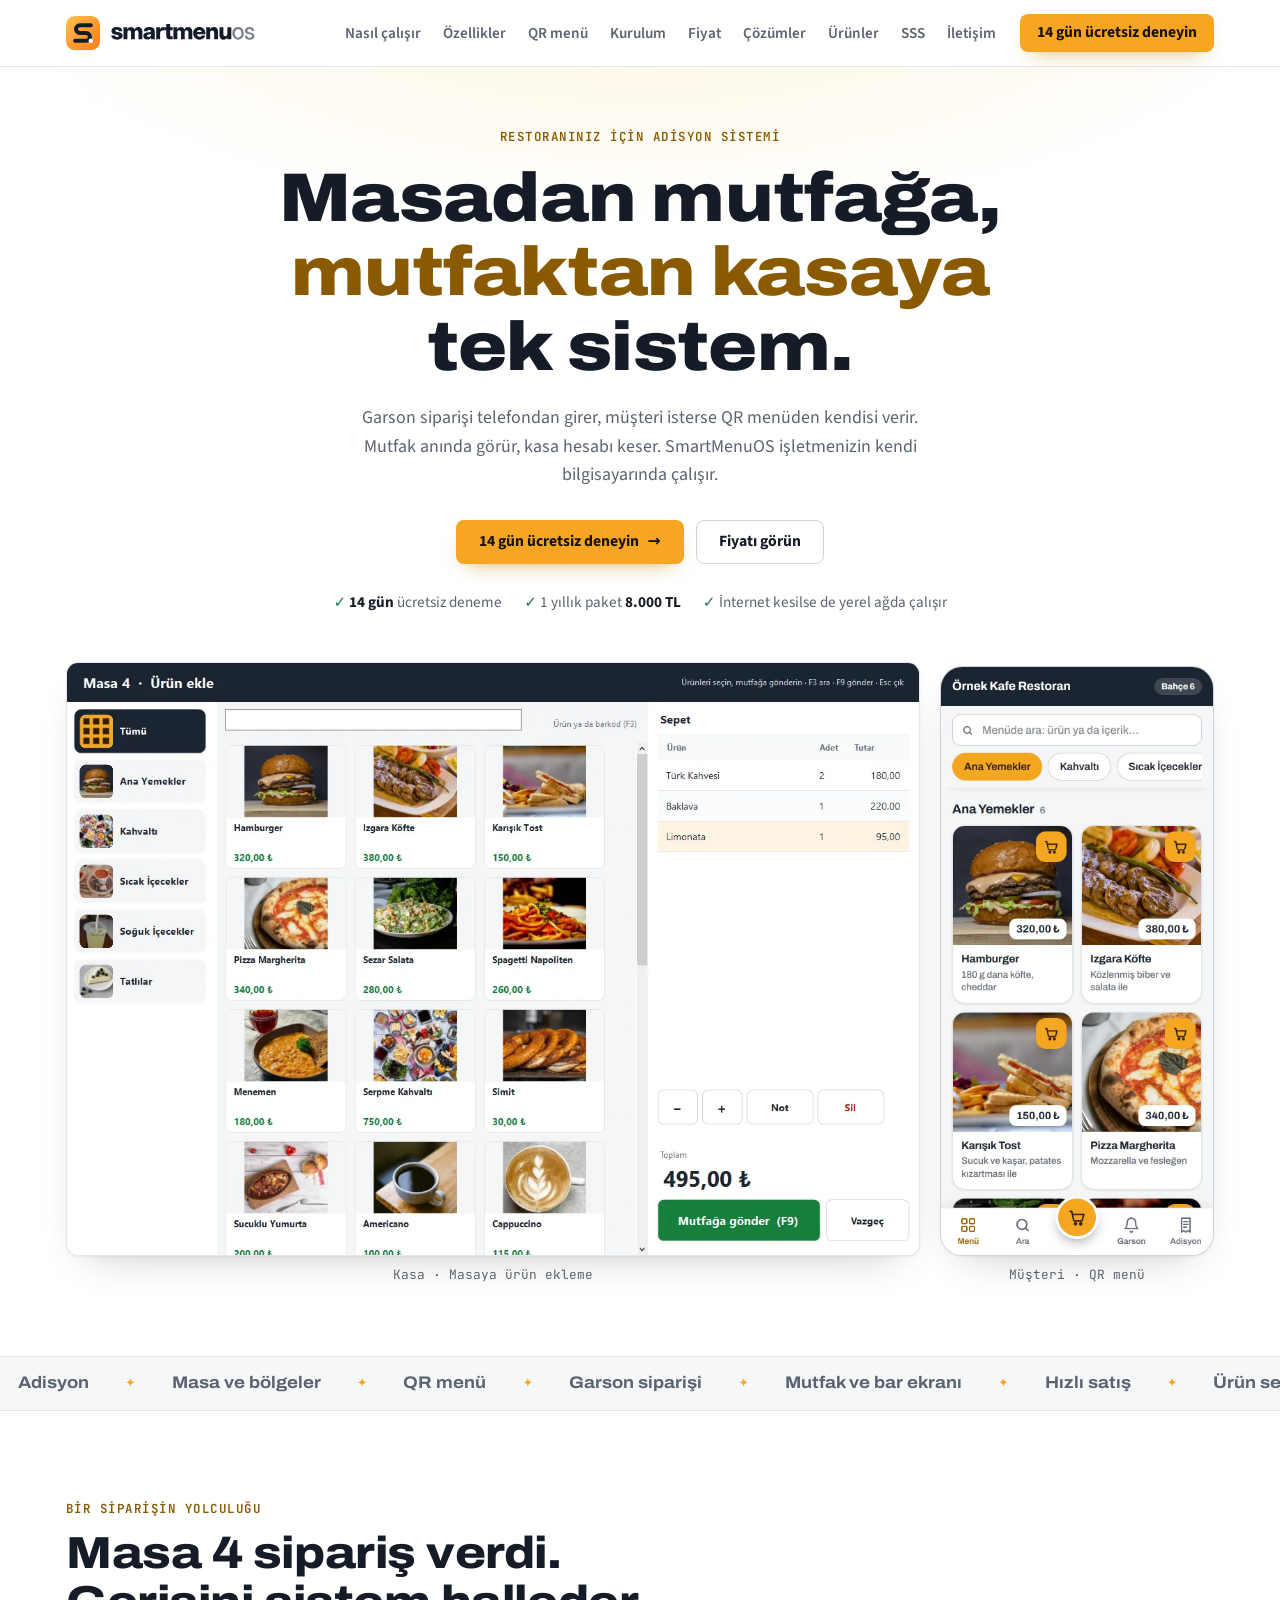
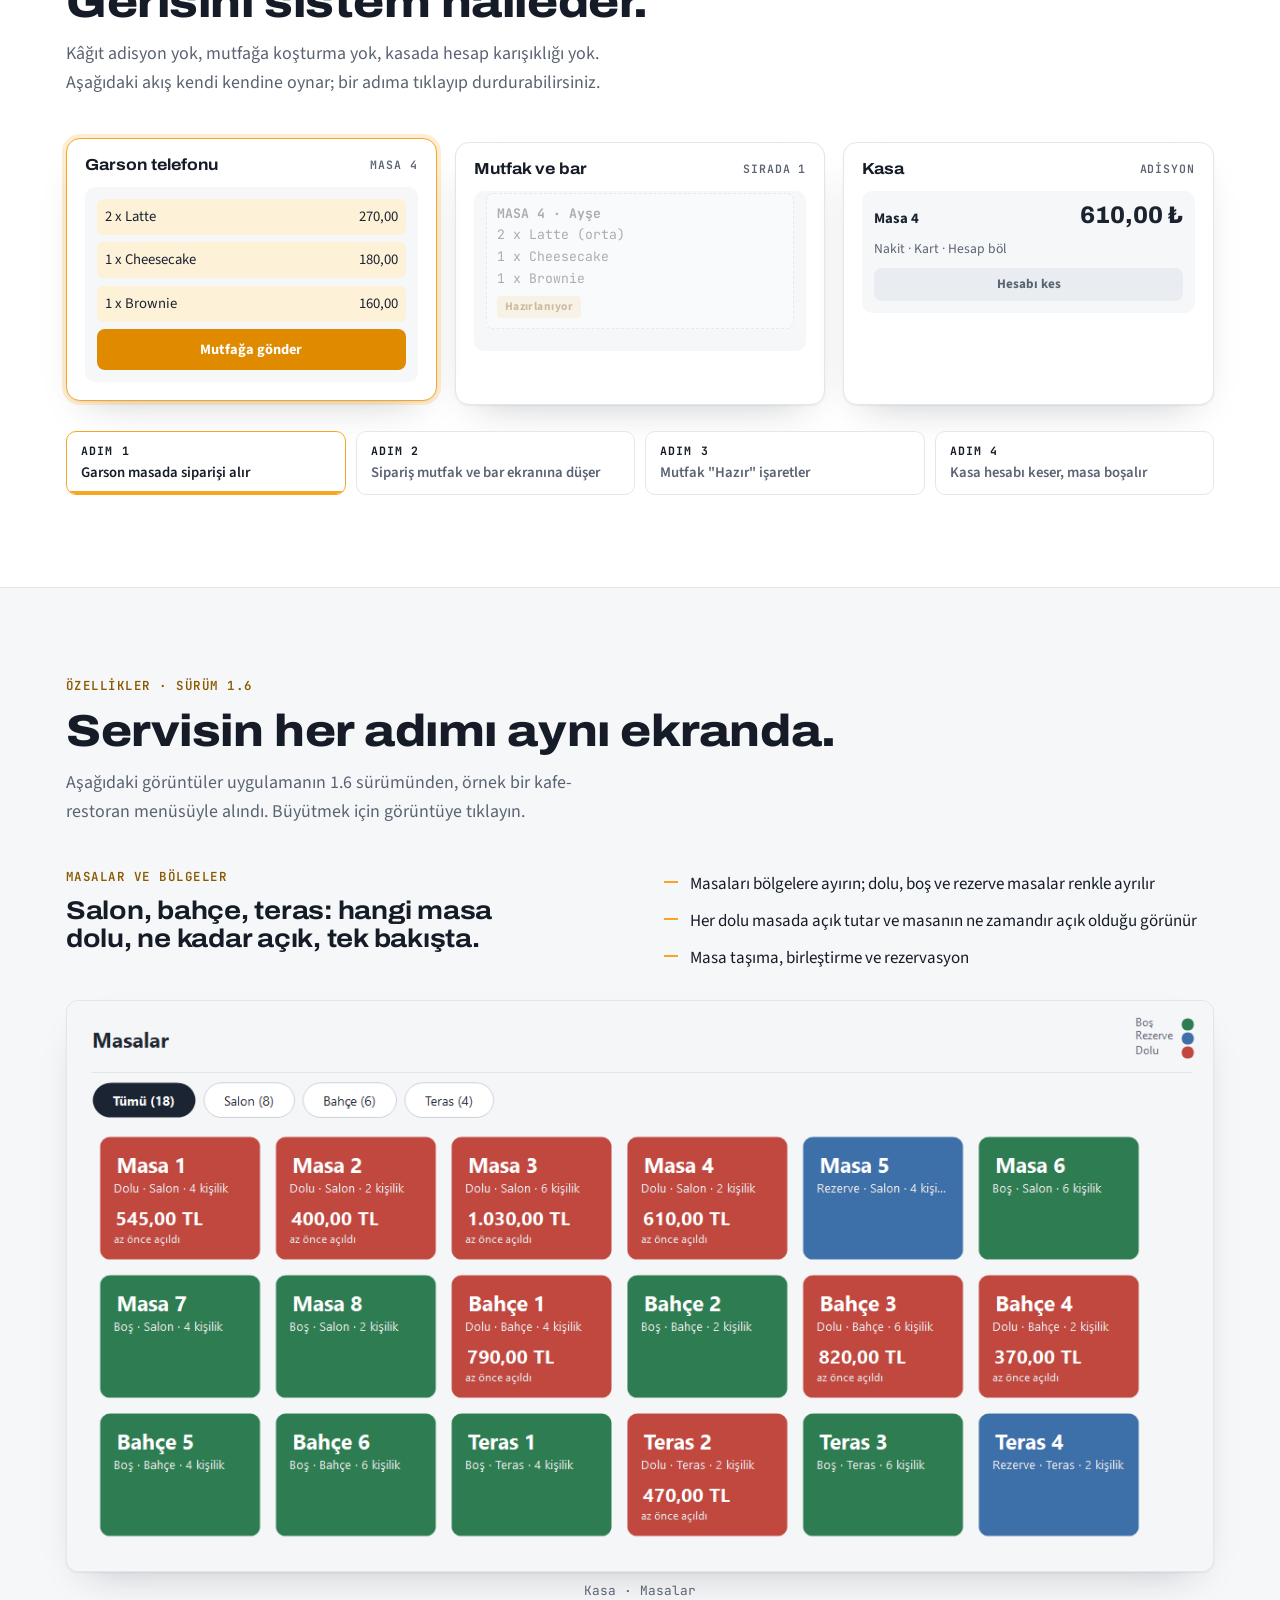
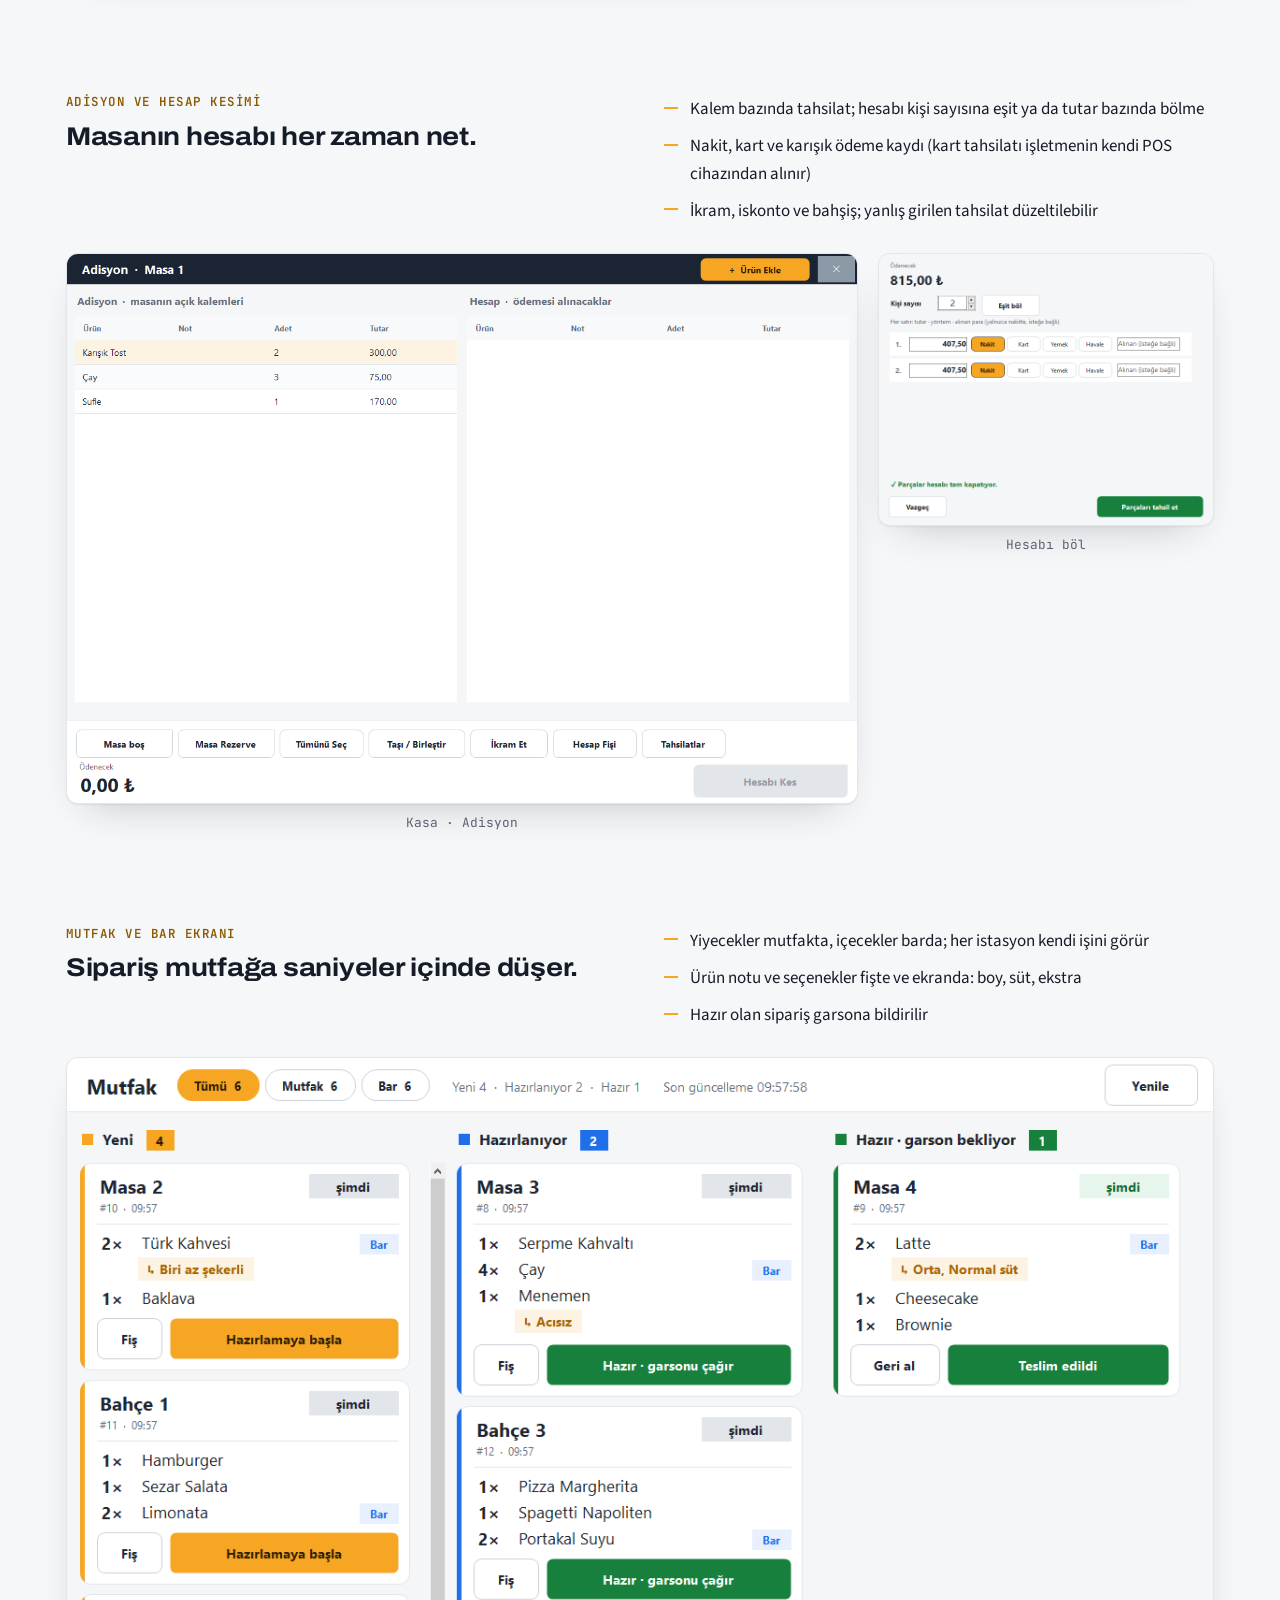
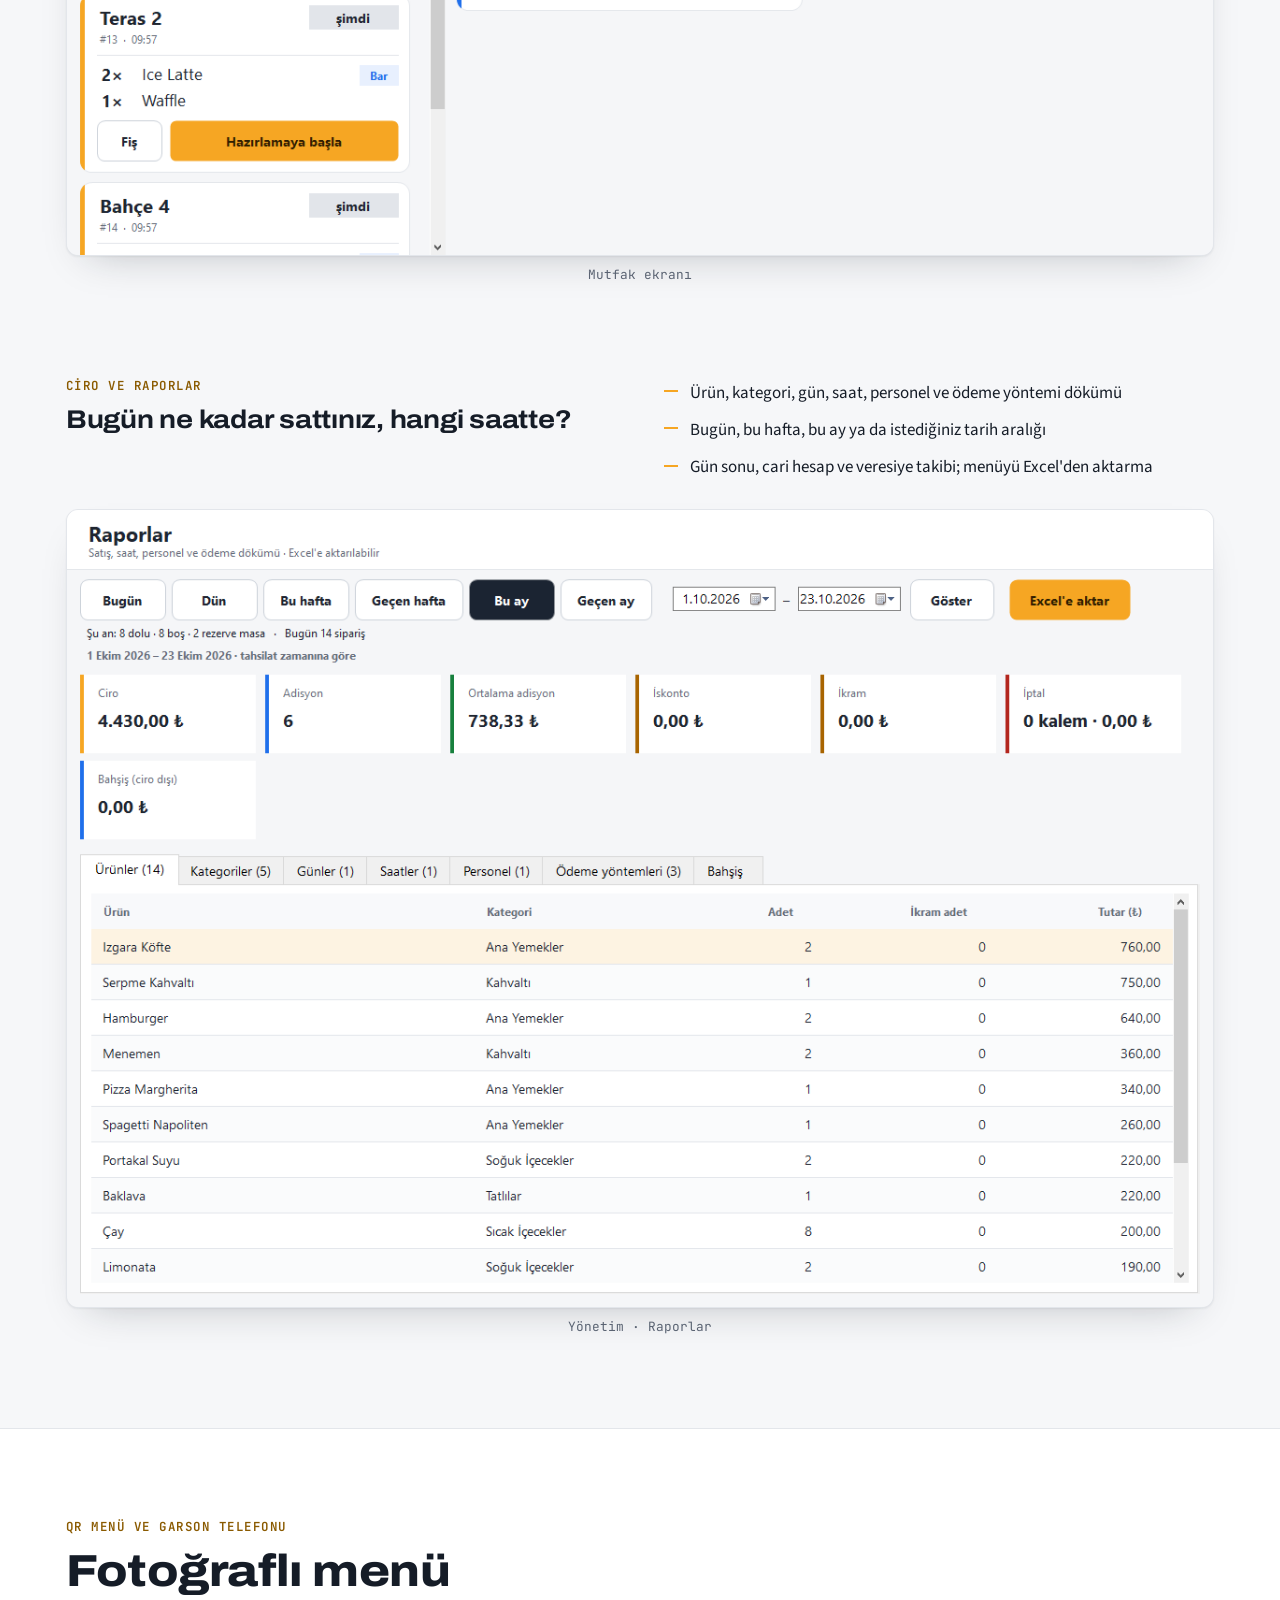
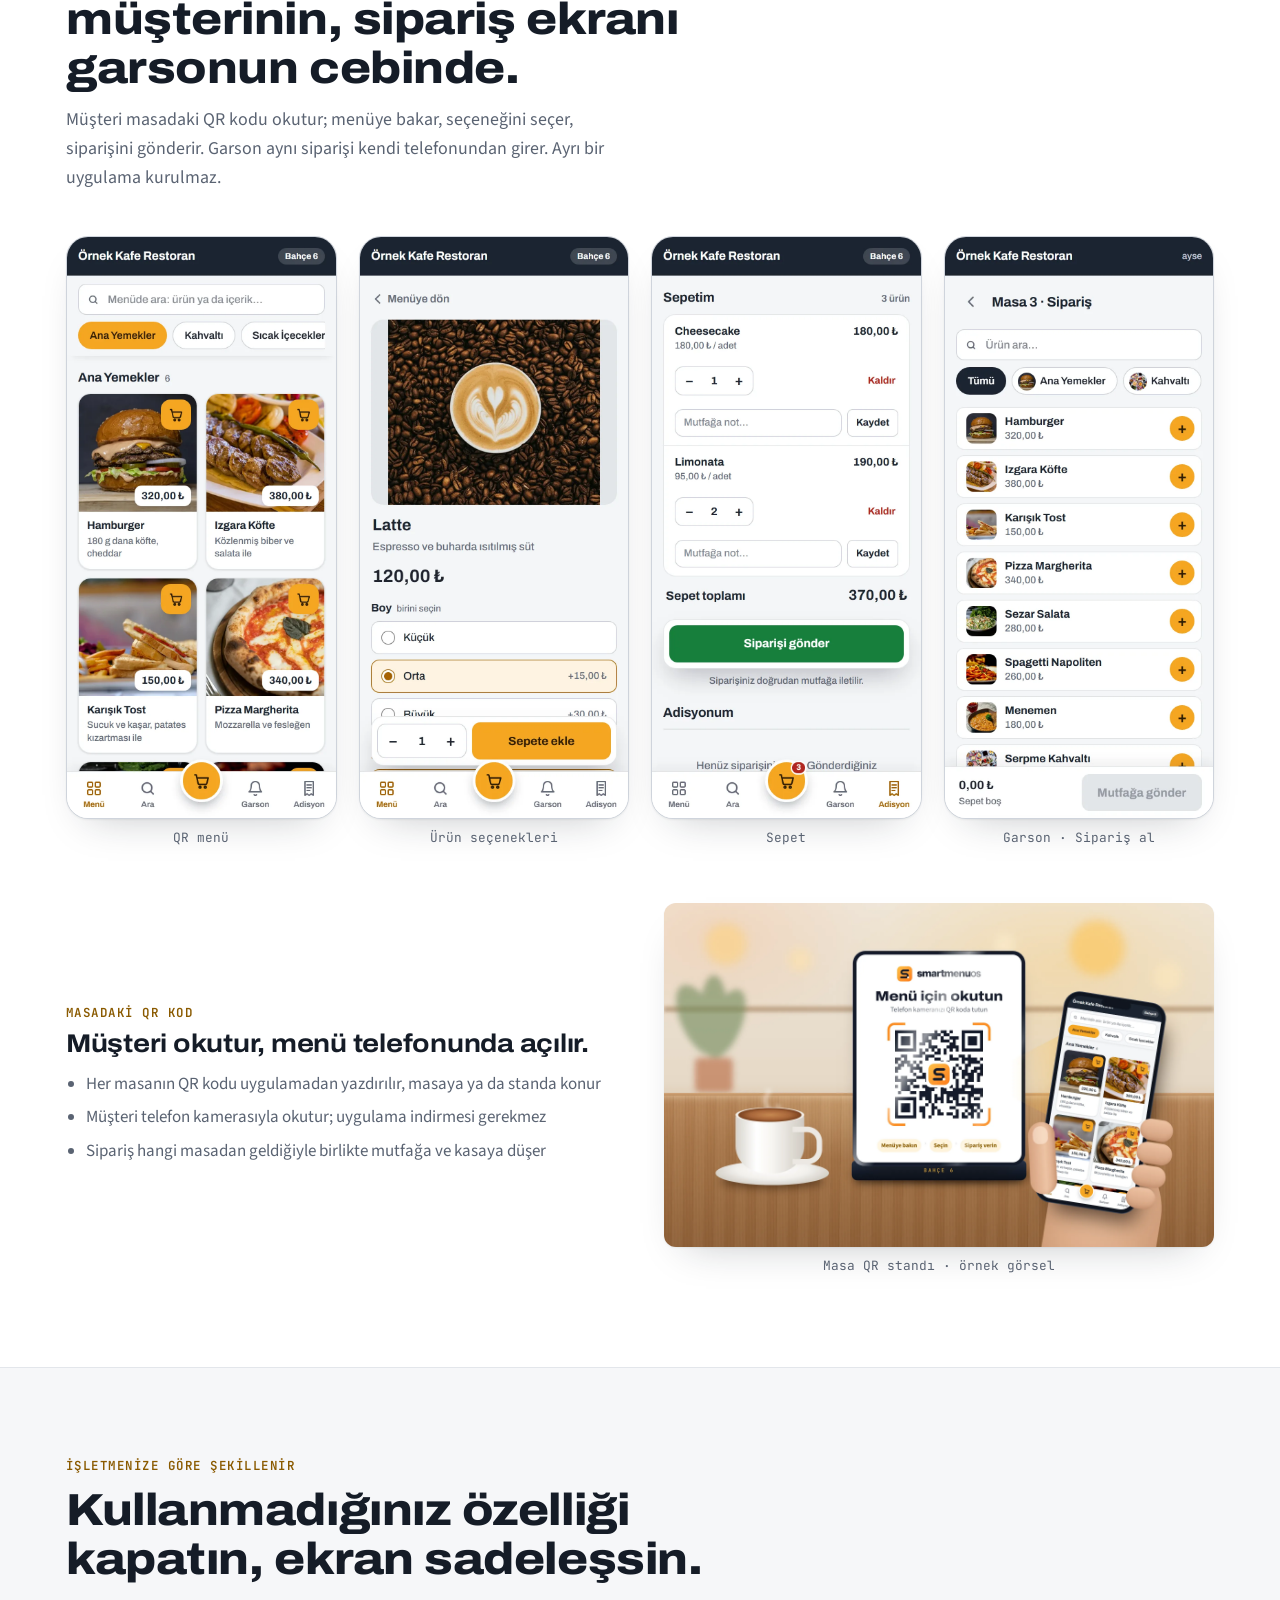
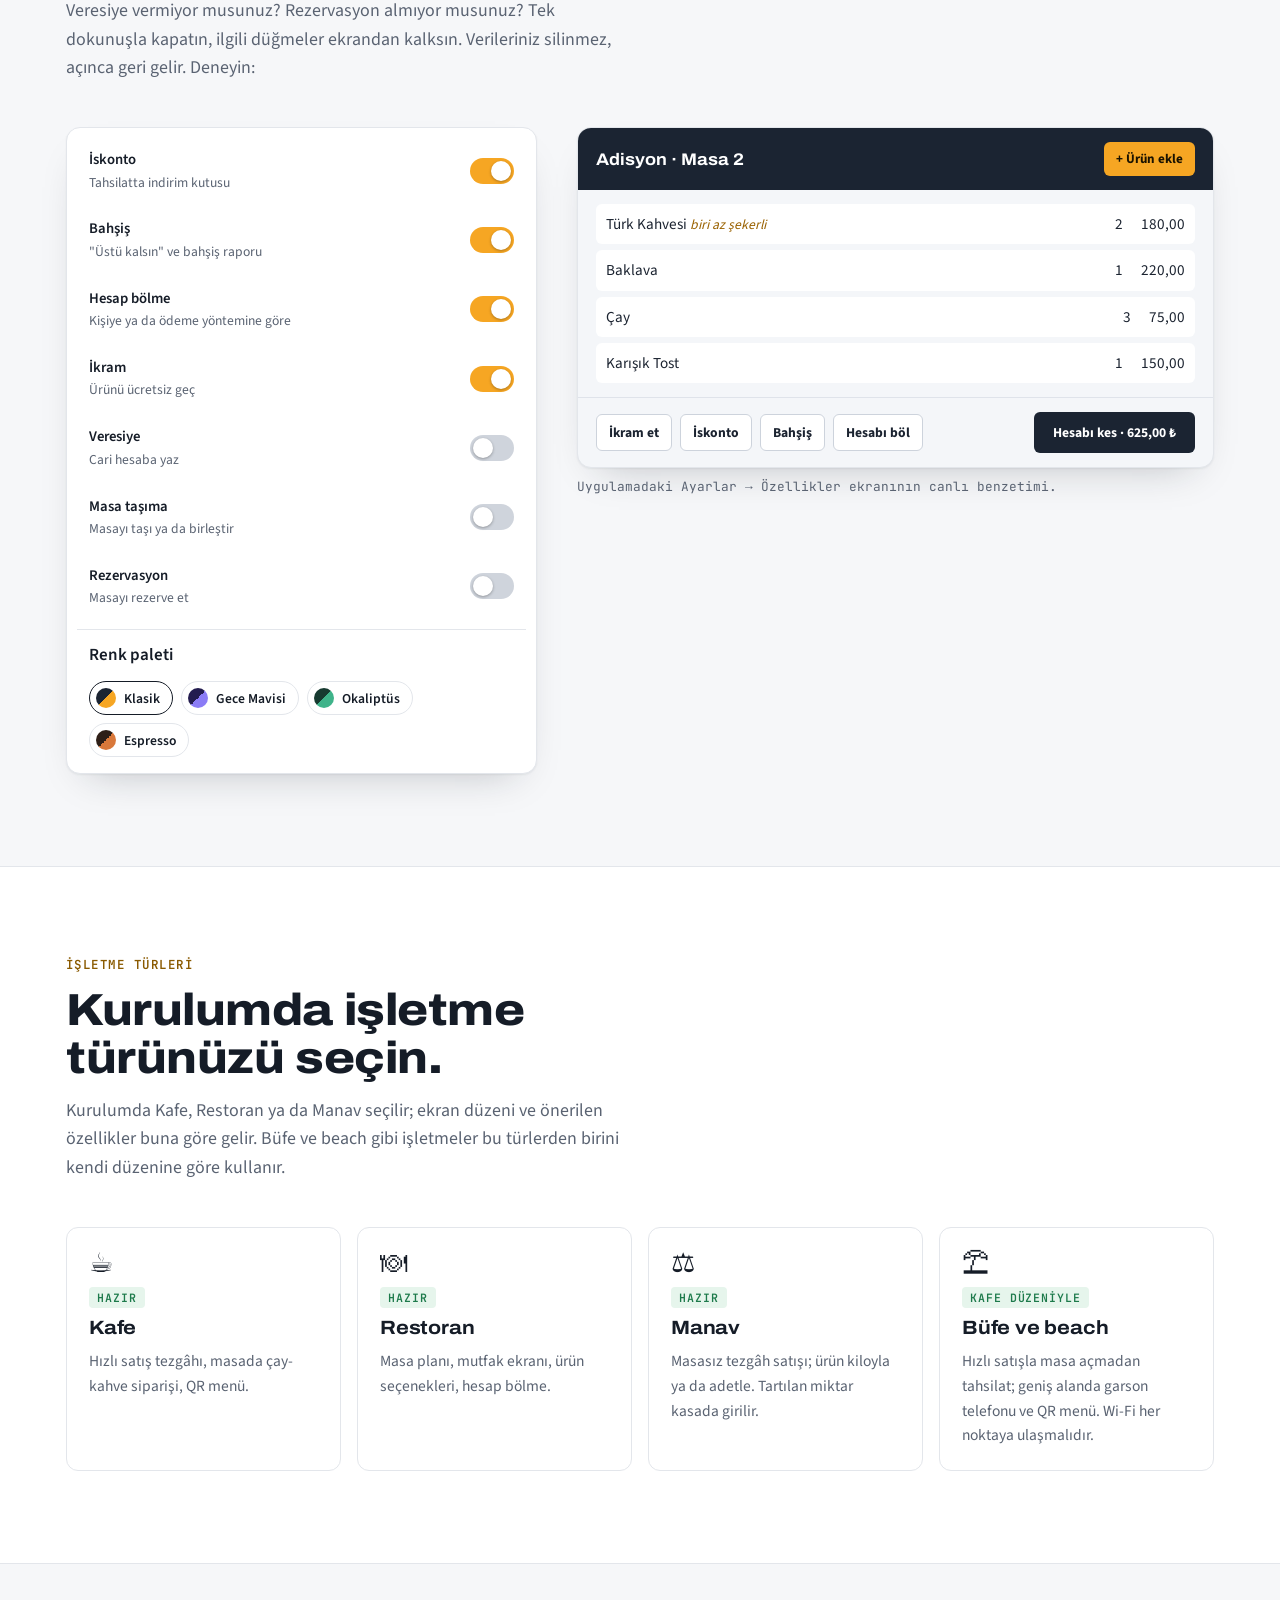
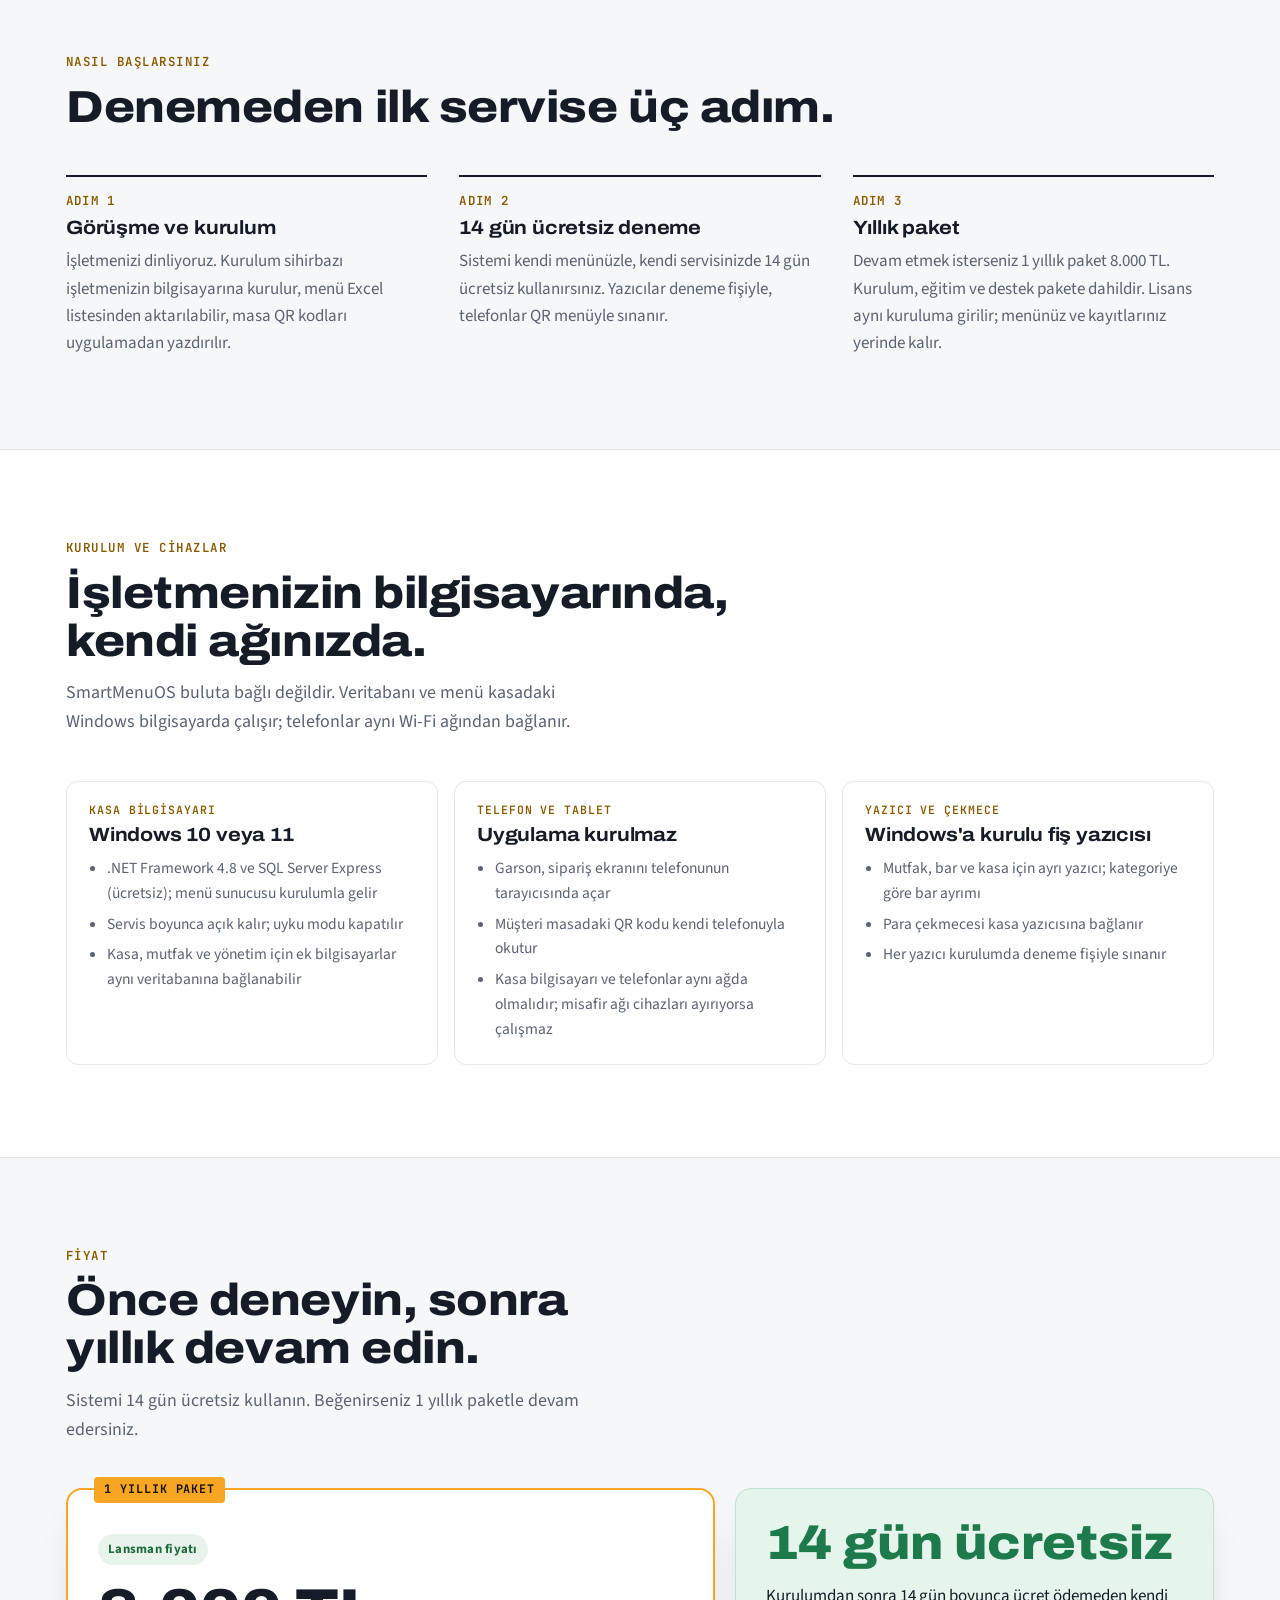
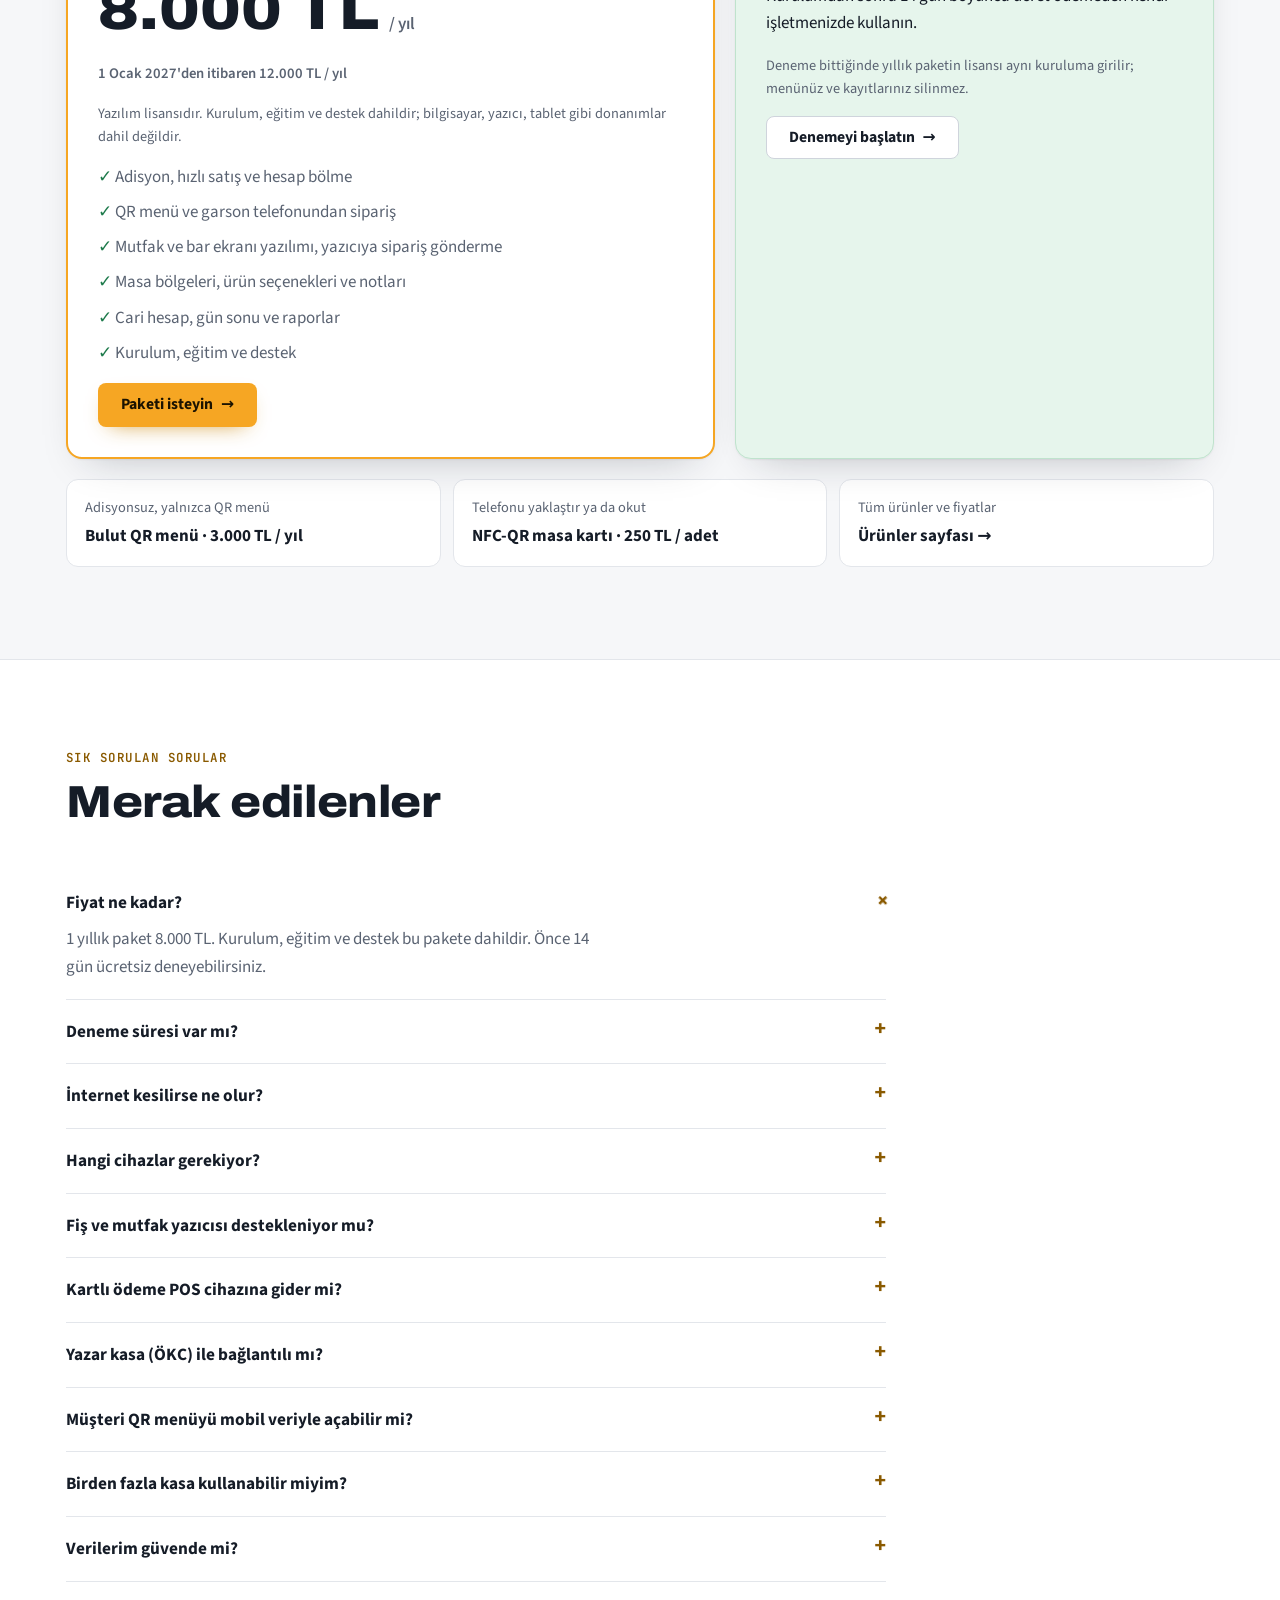
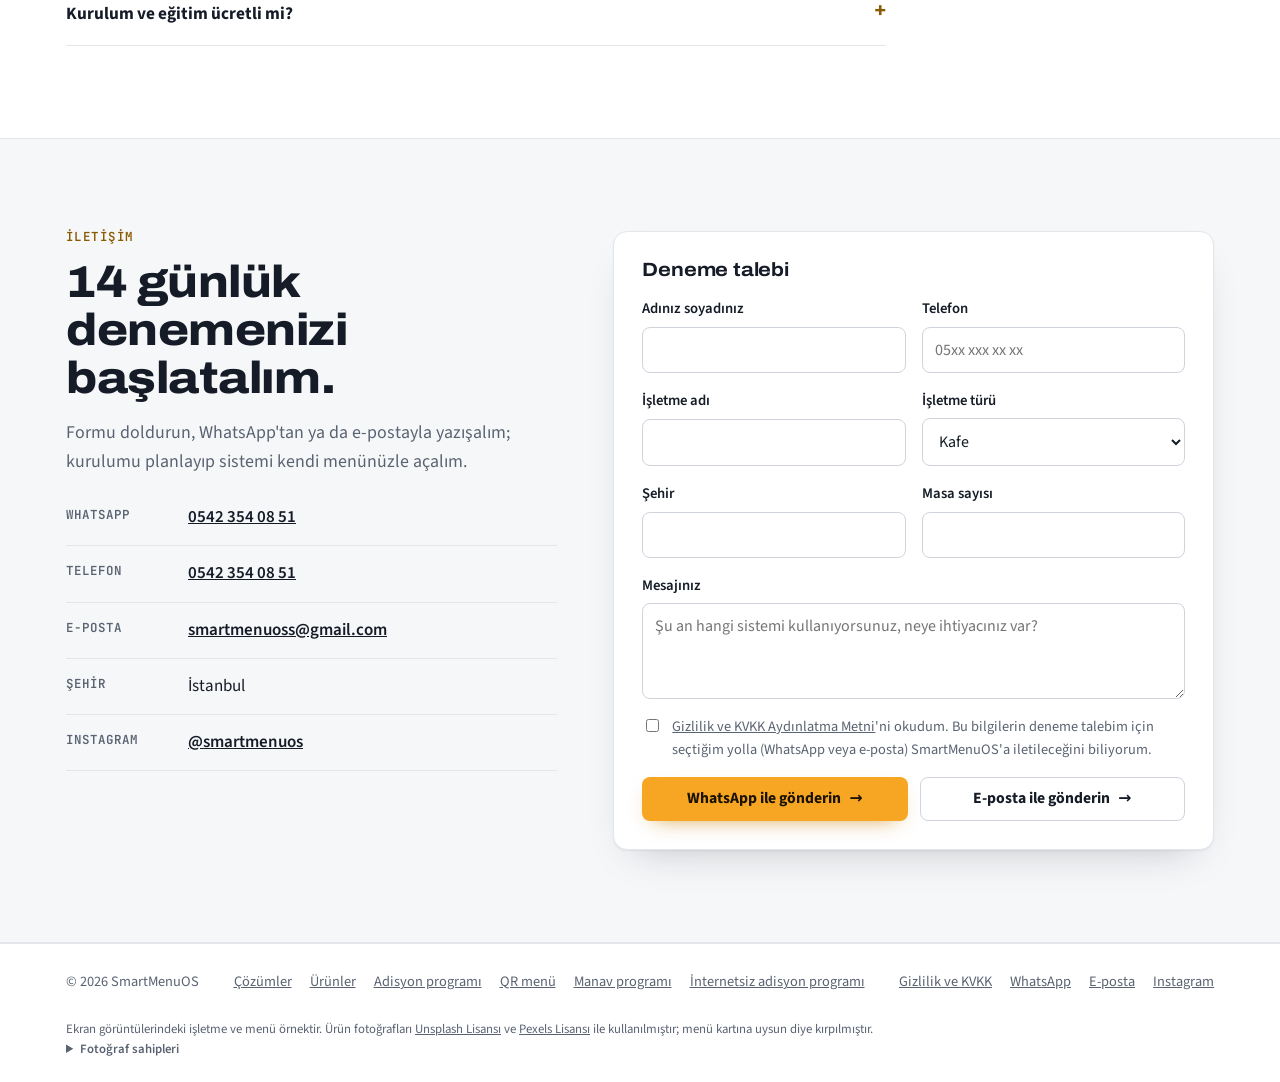
<file: smartmenu/index.html>
<!doctype html>
<html lang="tr">
<head>
<meta charset="utf-8">
<script>if(location.hostname==="xarquire.github.io"||location.hostname==="www.smartmenuos.com")location.replace("https://smartmenuos.com/"+location.search+location.hash)</script>
<meta name="viewport" content="width=device-width, initial-scale=1, viewport-fit=cover">
<meta name="description" content="SmartMenuOS: kafe, restoran, büfe ve manavlar için adisyon ve QR menü sistemi. Garson telefondan sipariş girer, mutfak ekranda görür, kasa hesabı keser. 14 gün ücretsiz deneyin; 1 yıllık paket 8.000 TL.">
<title>SmartMenuOS | QR Menü ve Adisyon Sistemi · Kafe, Restoran, Büfe</title>
<meta name="theme-color" content="#ffffff">
<meta name="color-scheme" content="light">
<link rel="icon" href="marka/favicon.ico" sizes="48x48">
<link rel="icon" href="marka/smartmenuos-icon.svg" type="image/svg+xml">
<link rel="icon" href="marka/favicon-32x32.png" type="image/png" sizes="32x32">
<link rel="icon" href="marka/favicon-16x16.png" type="image/png" sizes="16x16">
<link rel="apple-touch-icon" href="marka/apple-touch-icon.png">
<link rel="manifest" href="marka/site.webmanifest">
<meta property="og:type" content="website">
<meta property="og:locale" content="tr_TR">
<meta property="og:site_name" content="SmartMenuOS">
<meta property="og:title" content="SmartMenuOS | QR Menü ve Adisyon Sistemi">
<meta property="og:description" content="Masadan mutfağa, mutfaktan kasaya tek sistem. 14 gün ücretsiz deneyin; 1 yıllık paket 8.000 TL.">
<link rel="canonical" href="https://smartmenuos.com/">
<meta property="og:url" content="https://smartmenuos.com/">
<meta property="og:image" content="https://smartmenuos.com/marka/og-gorsel.png">
<meta property="og:image:width" content="1200">
<meta property="og:image:height" content="630">
<meta property="og:image:alt" content="SmartMenuOS logosu ve QR menü ve adisyon sistemi yazısı">
<meta name="twitter:card" content="summary_large_image">
<meta name="robots" content="index, follow, max-image-preview:large">
<script type="application/ld+json">
{
 "@context": "https://schema.org",
 "@graph": [
  {
   "@type": "Organization",
   "@id": "https://smartmenuos.com/#org",
   "name": "SmartMenuOS",
   "url": "https://smartmenuos.com/",
   "logo": "https://smartmenuos.com/marka/android-chrome-512x512.png",
   "email": "smartmenuoss@gmail.com",
   "telephone": "+90 542 354 08 51",
   "areaServed": {
    "@type": "City",
    "name": "İstanbul"
   },
   "sameAs": [
    "https://www.instagram.com/smartmenuos/"
   ]
  },
  {
   "@type": "WebSite",
   "@id": "https://smartmenuos.com/#site",
   "url": "https://smartmenuos.com/",
   "name": "SmartMenuOS",
   "inLanguage": "tr-TR",
   "publisher": {
    "@id": "https://smartmenuos.com/#org"
   }
  },
  {
   "@type": "SoftwareApplication",
   "@id": "https://smartmenuos.com/#app",
   "name": "SmartMenuOS",
   "description": "Kafe, restoran, büfe ve manavlar için adisyon ve QR menü sistemi. İşletmenin kendi bilgisayarında ve yerel ağında çalışır.",
   "applicationCategory": "BusinessApplication",
   "applicationSubCategory": "Adisyon ve QR menü programı",
   "operatingSystem": "Windows 10, Windows 11",
   "inLanguage": "tr-TR",
   "url": "https://smartmenuos.com/",
   "image": "https://smartmenuos.com/img/kasa-siparis.png",
   "publisher": {
    "@id": "https://smartmenuos.com/#org"
   },
   "offers": {
    "@type": "Offer",
    "name": "1 yıllık paket",
    "price": "8000",
    "priceCurrency": "TRY",
    "url": "https://smartmenuos.com/#fiyat",
    "description": "Yazılım lisansı. Kurulum, eğitim ve destek dahil; donanım dahil değildir. 14 gün ücretsiz deneme."
   }
  },
  {
   "@type": "FAQPage",
   "@id": "https://smartmenuos.com/#sss",
   "mainEntity": [
    {
     "@type": "Question",
     "name": "Fiyat ne kadar?",
     "acceptedAnswer": {
      "@type": "Answer",
      "text": "1 yıllık paket 8.000 TL. Kurulum, eğitim ve destek bu pakete dahildir. Önce 14 gün ücretsiz deneyebilirsiniz."
     }
    },
    {
     "@type": "Question",
     "name": "Deneme süresi var mı?",
     "acceptedAnswer": {
      "@type": "Answer",
      "text": "Evet, 14 gün ücretsiz. Deneme bittiğinde devam etmek isterseniz yıllık paketin lisansı aynı kuruluma girilir; menünüz ve kayıtlarınız yerinde kalır."
     }
    },
    {
     "@type": "Question",
     "name": "İnternet kesilirse ne olur?",
     "acceptedAnswer": {
      "@type": "Answer",
      "text": "SmartMenuOS işletmenizin kendi bilgisayarında ve yerel ağında çalışır. İnternet kesilse de Wi-Fi ağı çalıştığı sürece sipariş almaya, mutfağa göndermeye ve hesap kesmeye devam edersiniz."
     }
    },
    {
     "@type": "Question",
     "name": "Hangi cihazlar gerekiyor?",
     "acceptedAnswer": {
      "@type": "Answer",
      "text": "Kasa için Windows 10 veya 11 bir bilgisayar. Garsonlar kendi telefonlarından ya da tabletten, tarayıcıyla sipariş girer; müşteriler QR menüyü kendi telefonundan açar. Ayrı bir uygulama kurulmaz. Bilgisayar, tablet, telefon ve yazıcılar pakete dahil değildir; işletme kendisi temin eder. Doğrulanmış bir asgari donanım listesi yoktur; bilgisayar Windows ve SQL Server Express'in kendi gereksinimlerini karşılamalıdır."
     }
    },
    {
     "@type": "Question",
     "name": "Fiş ve mutfak yazıcısı destekleniyor mu?",
     "acceptedAnswer": {
      "@type": "Answer",
      "text": "Evet, yazılım bu yazıcılara fiş ve sipariş gönderir; yazıcının kendisi pakete dahil değildir. Windows'a yazıcı olarak kurulabilen fiş yazıcıları kullanılır: mutfak, bar ve kasa için ayrı yazıcı seçilebilir, nakit ödemede para çekmecesi açılabilir. Onaylı bir model listesi yoktur; her yazıcı kurulumda deneme fişiyle sınanır."
     }
    },
    {
     "@type": "Question",
     "name": "Kartlı ödeme POS cihazına gider mi?",
     "acceptedAnswer": {
      "@type": "Answer",
      "text": "Hayır. Banka POS entegrasyonu yoktur. Kartlı ödeme işletmenin kendi POS cihazından alınır, kasada ödeme yöntemi \"Kart\" olarak kaydedilir; tutar POS'a otomatik gönderilmez."
     }
    },
    {
     "@type": "Question",
     "name": "Yazar kasa (ÖKC) ile bağlantılı mı?",
     "acceptedAnswer": {
      "@type": "Answer",
      "text": "Hayır. SmartMenuOS'un bastığı fiş mali belge değildir; mali fiş işletmenin yazar kasasından ayrıca kesilir. İşletmenizin yükümlülükleri için mali müşavirinize danışın."
     }
    },
    {
     "@type": "Question",
     "name": "Müşteri QR menüyü mobil veriyle açabilir mi?",
     "acceptedAnswer": {
      "@type": "Answer",
      "text": "Varsayılan kurulumda QR menü işletmenin Wi-Fi ağında açılır. Mobil veriyle erişim için alan adı ve ayrıca kurulan bir internet bağlantısı gerekir; bu, kurulumda ayrıca planlanır."
     }
    },
    {
     "@type": "Question",
     "name": "Birden fazla kasa kullanabilir miyim?",
     "acceptedAnswer": {
      "@type": "Answer",
      "text": "Evet, aynı işletmede. Veritabanı ana bilgisayarda tutulur, diğer kasa ve mutfak bilgisayarları ona bağlanır; ana bilgisayar kapalıyken diğerleri çalışmaz. Şubeler arası bağlantı yoktur."
     }
    },
    {
     "@type": "Question",
     "name": "Verilerim güvende mi?",
     "acceptedAnswer": {
      "@type": "Answer",
      "text": "Veriler işletmenizin bilgisayarında tutulur ve otomatik olarak yedeklenir. Yedeğin ayrıca başka bir diske ya da USB belleğe kopyalanması önerilir. Kişisel veriler KVKK kapsamında işlenir."
     }
    },
    {
     "@type": "Question",
     "name": "Kurulum ve eğitim ücretli mi?",
     "acceptedAnswer": {
      "@type": "Answer",
      "text": "Hayır. Kurulum, eğitim ve destek 1 yıllık pakete dahildir; ayrıca ücret alınmaz."
     }
    }
   ]
  }
 ]
}
</script>
<link rel="stylesheet" href="yazi/yazitipleri.css">
<style>
/* Beyaz palet: zemin beyaz, bölümler açık gri ile ayrılır, vurgu markanın kehribar rengi.
   Ekran görüntüleri doğal boyutlarında ve oranlarında gösterilir; tıklayınca tam boy açılır. */
:root {
  --bg: #ffffff; --soft: #f6f7f9; --surface: #ffffff; --ink: #151c27; --muted: #5a6372; --line: #e3e6eb; --line-2: #cfd4dc;
  --navy: #1B2432;
  --amber: #F6A623; --amber-ink: #8a5a00; --amber-soft: #fff4dc; --green: #1d7a4b; --green-soft: #e6f5ec;
  --tbd: #b4232a; --tbd-bg: #fde8e8;
  --f-display: "Archivo", "Arial Narrow", system-ui, sans-serif;
  --f-body: "Source Sans 3", "Segoe UI", system-ui, sans-serif;
  --f-mono: "JetBrains Mono", ui-monospace, "Cascadia Mono", Consolas, monospace;
  --r: 12px;
  --shadow: 0 1px 2px rgba(21,28,39,.06), 0 18px 40px -22px rgba(21,28,39,.28);
  color-scheme: light;
}

* { box-sizing: border-box; }
main { overflow-x: clip; }
html { scroll-behavior: smooth; }
body { margin: 0; background: var(--bg); color: var(--ink); font: 17px/1.6 var(--f-body); overflow-x: hidden; }
img { max-width: 100%; height: auto; }
[hidden] { display: none !important; }
.wrap { max-width: 1180px; margin: 0 auto; padding-left: max(16px, env(safe-area-inset-left, 0px)); padding-right: max(16px, env(safe-area-inset-right, 0px)); }
h1, h2, h3 { font-family: var(--f-display); font-stretch: 112%; line-height: 1.08; text-wrap: balance; margin: 0; letter-spacing: -0.01em; }
h2 { font-size: clamp(1.8rem, 3.6vw, 2.8rem); font-weight: 800; }
h3 { font-size: 1.2rem; font-weight: 700; }
p { margin: 0; }
a { color: inherit; }
:focus-visible { outline: 3px solid var(--amber); outline-offset: 2px; border-radius: 4px; }
.eyebrow { font: 600 0.78rem/1 var(--f-mono); text-transform: uppercase; letter-spacing: 0.12em; color: var(--amber-ink); }
.lead { color: var(--muted); font-size: 1.12rem; max-width: 62ch; }
.tbd { background: var(--tbd-bg); color: var(--tbd); border: 1px dashed currentColor; border-radius: 4px; padding: 0 5px; font-weight: 600; white-space: nowrap; }

.draft { background: var(--amber-soft); color: #5c3d00; border-bottom: 1px solid #f3dca8; font: 600 0.82rem/1.4 var(--f-mono); }
.draft .wrap { padding-block: 8px; }

/* üst menü */
.top { position: sticky; top: env(safe-area-inset-top, 0px); z-index: 20; background: rgba(255,255,255,.9); backdrop-filter: blur(10px); border-bottom: 1px solid var(--line); }
.top .wrap { display: flex; align-items: center; gap: 24px; padding-block: 14px; }
.logo { display: flex; align-items: center; text-decoration: none; flex: none; }
.logo img { display: block; height: 34px; width: auto; }
@media (max-width: 420px) { .logo img { height: 28px; } }
.nav { display: flex; gap: 22px; margin-left: auto; font-weight: 600; font-size: 0.95rem; }
.nav a { text-decoration: none; color: var(--muted); transition: color .2s; white-space: nowrap; }
@media (max-width: 1240px) { .nav { gap: 16px; } .nav .genis { display: none; } }
.nav a:hover { color: var(--ink); }
.btn { display: inline-flex; align-items: center; justify-content: center; gap: 8px; padding: 13px 22px; border-radius: 8px; font: 700 0.98rem/1 var(--f-body); text-decoration: none; border: 1.5px solid transparent; cursor: pointer; transition: transform .2s, box-shadow .2s, border-color .2s; }
.btn-amber { background: var(--amber); color: #1b1300; box-shadow: 0 8px 22px -12px rgba(200,130,0,.9); }
.btn-amber:hover { transform: translateY(-2px); box-shadow: 0 14px 28px -12px rgba(200,130,0,.9); }
.btn-line { border-color: var(--line-2); color: var(--ink); background: #fff; }
.btn-line:hover { border-color: var(--ink); transform: translateY(-2px); }
.btn .arr { transition: transform .2s; }
.btn:hover .arr { transform: translateX(4px); }
.top .btn { padding: 10px 16px; }
@media (max-width: 990px) { .nav { display: none; } .top .btn { margin-left: auto; } }

/* hero */
.hero { background: radial-gradient(1000px 420px at 50% -10%, var(--amber-soft), transparent 70%), var(--bg); }
.hero-text { text-align: center; max-width: 860px; margin: 0 auto; padding-top: 64px; display: grid; justify-items: center; }
.hero h1 { font-size: clamp(2.4rem, 5.6vw, 4.3rem); font-weight: 850; margin-top: 18px; }
.hero h1 em { font-style: normal; color: var(--amber-ink); }
.hero .lead { margin-top: 20px; }
.hero-cta { display: flex; flex-wrap: wrap; justify-content: center; gap: 12px; margin-top: 30px; }
.hero-facts { display: flex; flex-wrap: wrap; justify-content: center; gap: 8px 22px; margin: 26px 0 0; padding: 0; list-style: none; color: var(--muted); font-size: 0.95rem; }
.hero-facts li::before { content: "✓ "; color: var(--green); font-weight: 700; }
.hero-facts b { color: var(--ink); }
.type-swap { display: inline-grid; vertical-align: bottom; color: var(--amber-ink); }
.type-swap span { grid-area: 1 / 1; transition: transform .5s, opacity .5s; }
.type-swap span:not(.cur) { opacity: 0; transform: translateY(60%); }
.type-swap span.out { opacity: 0; transform: translateY(-60%); }
.hero-shots { display: grid; grid-template-columns: minmax(0, 1226fr) minmax(0, 393fr); gap: 20px; align-items: end; padding-block: 48px 72px; }
@media (max-width: 760px) { .hero-shots { grid-template-columns: 1fr; gap: 24px; } .hero-shots .shot.phone { max-width: 300px; justify-self: center; } }

/* ekran görüntüsü: oran ve boyut korunur, kırpılmaz */
.shot { margin: 0; min-width: 0; }
.shot a { display: block; cursor: zoom-in; border-radius: var(--r); }
.shot img { display: block; width: 100%; height: auto; border-radius: var(--r); border: 1px solid var(--line); box-shadow: var(--shadow); background: #fff; }
.shot.phone img { border-radius: 22px; border: 1px solid var(--line-2); }
.shot figcaption { margin-top: 10px; font: 0.8rem/1.4 var(--f-mono); color: var(--muted); text-align: center; }

/* modül şeridi */
.marquee { background: var(--soft); border-block: 1px solid var(--line); overflow: hidden; }
.marquee .track { display: flex; width: max-content; padding-block: 18px; }
.marquee ul { display: flex; gap: 36px; padding: 0 18px; margin: 0; list-style: none; font: 700 1.05rem/1 var(--f-display); font-stretch: 110%; color: var(--muted); }
.marquee li { display: flex; align-items: center; gap: 36px; white-space: nowrap; }
.marquee li::after { content: "✦"; color: var(--amber); font-size: .8rem; }
@media (prefers-reduced-motion: no-preference) { .marquee .track { animation: slide 38s linear infinite; } .marquee:hover .track { animation-play-state: paused; } }
@keyframes slide { to { transform: translateX(-50%); } }

section { padding-block: 92px; }
.sec-head { display: grid; gap: 14px; margin-bottom: 44px; max-width: 780px; }
.alt { background: var(--soft); border-block: 1px solid var(--line); }
@media (max-width: 860px) { section { padding-block: 64px; } }

/* canlı sipariş akışı */
.lanes { display: grid; grid-template-columns: repeat(3, 1fr); gap: 18px; position: relative; }
.lane { background: #fff; border: 1px solid var(--line); border-radius: 14px; padding: 18px; display: grid; gap: 14px; align-content: start; min-width: 0; box-shadow: var(--shadow); transition: border-color .4s, box-shadow .4s, transform .4s; }
.lane.act { border-color: var(--amber); box-shadow: 0 0 0 4px rgba(246,166,35,.2), var(--shadow); transform: translateY(-4px); }
.lane-h { display: flex; justify-content: space-between; align-items: center; gap: 10px; }
.lane-h b { font: 700 1rem/1 var(--f-display); font-stretch: 110%; }
.lane-h small { font: 600 .72rem/1 var(--f-mono); color: var(--muted); text-transform: uppercase; letter-spacing: .08em; }
.mini { background: var(--soft); color: #1b2330; border-radius: 10px; padding: 12px; display: grid; gap: 8px; font-size: .92rem; }
.mini .it { display: flex; justify-content: space-between; gap: 8px; font-variant-numeric: tabular-nums; padding: 6px 8px; border-radius: 6px; background: #fff; transition: background .3s, transform .3s; }
.mini .it.new { background: #fdf1d8; }
.mini .act-btn { border: 0; border-radius: 8px; padding: 10px; font: 700 .9rem var(--f-body); color: #fff; background: #2d6a4f; text-align: center; transition: transform .2s, background .3s; }
.ticket { border: 1.5px dashed #c9ced6; border-radius: 8px; padding: 10px; background: #fff; font: .82rem/1.5 var(--f-mono); display: grid; gap: 2px; transition: transform .6s cubic-bezier(.2,.8,.2,1), opacity .4s, background .3s, border-color .3s; }
.ticket .st { justify-self: start; margin-top: 6px; font: 700 .72rem/1 var(--f-body); padding: 5px 8px; border-radius: 4px; background: #fde7c2; color: #7a4c00; letter-spacing: .04em; }
.ticket.ready { border-color: #2d6a4f; background: #eaf6ef; }
.ticket.ready .st { background: #2d6a4f; color: #fff; }
.ticket.ghost { opacity: .35; }
.kasa-total { display: flex; justify-content: space-between; align-items: baseline; font-weight: 700; }
.kasa-total span:last-child { font: 800 1.5rem/1 var(--f-display); font-variant-numeric: tabular-nums; }
.paid { font: 700 .82rem/1 var(--f-body); text-align: center; padding: 10px; border-radius: 8px; background: #e9ecf1; color: #5a6372; transition: background .3s, color .3s, transform .3s; }
.paid.ok { background: #2d6a4f; color: #fff; transform: scale(1.03); }
.flow-steps { display: flex; flex-wrap: wrap; gap: 10px; margin-top: 26px; }
.flow-steps button { flex: 1 1 180px; text-align: left; background: #fff; color: var(--muted); border: 1px solid var(--line); border-radius: 10px; padding: 12px 14px; font: 600 .92rem/1.3 var(--f-body); cursor: pointer; position: relative; overflow: hidden; }
.flow-steps button b { display: block; color: var(--ink); font-family: var(--f-mono); font-size: .72rem; letter-spacing: .1em; text-transform: uppercase; margin-bottom: 4px; }
.flow-steps button[aria-current="step"] { border-color: var(--amber); color: var(--ink); }
.flow-steps button .bar { position: absolute; left: 0; bottom: 0; height: 3px; width: 0; background: var(--amber); }
.flow-steps button[aria-current="step"] .bar.run { animation: fill var(--dur, 3s) linear forwards; }
@keyframes fill { to { width: 100%; } }
@keyframes pop { 0% { transform: scale(.85); } 60% { transform: scale(1.05); } }
@media (max-width: 860px) { .lanes { grid-template-columns: 1fr; } }

/* özellik blokları: metin üstte, ekran tam genişlikte */
.feature { display: grid; gap: 28px; }
.feature + .feature { margin-top: 96px; }
.ftext { display: grid; grid-template-columns: 1fr 1fr; gap: 12px 48px; align-items: start; }
.ftext > div { display: grid; gap: 14px; }
.ftext ul { margin: 0; padding: 0; list-style: none; display: grid; gap: 10px; }
.ftext li { padding-left: 26px; position: relative; }
.ftext li::before { content: ""; position: absolute; left: 0; top: .62em; width: 14px; height: 2px; background: var(--amber); }
.shots-2 { display: grid; grid-template-columns: minmax(0, 1226fr) minmax(0, 520fr); gap: 20px; align-items: start; }
@media (max-width: 860px) { .ftext { grid-template-columns: 1fr; } .shots-2 { grid-template-columns: 1fr; } }

/* telefon ekranları */
.table-qr { display: grid; grid-template-columns: 1fr 1fr; gap: 28px 48px; align-items: center; margin-top: 56px; }
.table-qr ul { margin: 14px 0 0; padding-left: 20px; color: var(--muted); }
.table-qr li { margin: 6px 0; }
.table-qr .shot img { border: 0; }
@media (max-width: 860px) { .table-qr { grid-template-columns: 1fr; margin-top: 40px; } }
.phones { display: grid; grid-template-columns: repeat(4, minmax(0, 1fr)); gap: 22px; align-items: start; }
@media (max-width: 960px) { .phones { grid-template-columns: repeat(2, minmax(0, 1fr)); } }
@media (max-width: 520px) { .phones { display: flex; overflow-x: auto; scroll-snap-type: x mandatory; gap: 16px; padding-bottom: 8px; margin-inline: -16px; padding-inline: 16px; } .phones .shot { flex: 0 0 72%; scroll-snap-align: center; } }

/* aç-kapat demosu */
.custom { display: grid; grid-template-columns: 0.85fr 1.15fr; gap: 40px; align-items: start; }
.toggles { display: grid; gap: 4px; background: #fff; border: 1px solid var(--line); border-radius: 14px; padding: 10px; min-width: 0; box-shadow: var(--shadow); }
.tg { display: flex; align-items: center; justify-content: space-between; gap: 14px; padding: 10px 12px; border-radius: 8px; cursor: pointer; font-weight: 600; }
.tg:hover { background: var(--soft); }
.tg small { display: block; font-weight: 400; color: var(--muted); font-size: .85rem; }
.sw { appearance: none; -webkit-appearance: none; flex: none; width: 44px; height: 26px; border-radius: 999px; background: var(--line-2); position: relative; cursor: pointer; transition: background .25s; margin: 0; border: 0; }
.sw::after { content: ""; position: absolute; top: 3px; left: 3px; width: 20px; height: 20px; border-radius: 50%; background: #fff; box-shadow: 0 1px 3px rgba(0,0,0,.3); transition: transform .25s cubic-bezier(.3,1.4,.5,1); }
.sw:checked { background: var(--amber); }
.sw:checked::after { transform: translateX(18px); }
.palettes { display: flex; flex-wrap: wrap; gap: 8px; padding: 12px 12px 6px; border-top: 1px solid var(--line); margin-top: 6px; }
.palettes p { width: 100%; font-weight: 600; margin-bottom: 4px; }
.pal { display: flex; align-items: center; gap: 8px; border: 1.5px solid var(--line); background: #fff; color: var(--ink); border-radius: 999px; padding: 6px 12px 6px 6px; font: 600 .85rem var(--f-body); cursor: pointer; }
.pal i { width: 20px; height: 20px; border-radius: 50%; background: linear-gradient(135deg, var(--d) 50%, var(--a) 50%); }
.pal[aria-pressed="true"] { border-color: var(--ink); }
.mock { --md: #1B2432; --ma: #F6A623; border-radius: 14px; overflow: hidden; border: 1px solid var(--line); box-shadow: var(--shadow); background: #f4f6f9; color: #1b2330; min-width: 0; }
.mock-top { background: var(--md); color: #fff; display: flex; justify-content: space-between; align-items: center; padding: 14px 18px; transition: background .5s; }
.mock-top b { font: 700 1.05rem var(--f-display); font-stretch: 108%; }
.mock-top span { background: var(--ma); color: #1b1300; font: 700 .82rem var(--f-body); padding: 8px 12px; border-radius: 6px; transition: background .5s; }
.mock-body { padding: 14px 18px; display: grid; gap: 6px; font-size: .95rem; }
.mock-row { display: grid; grid-template-columns: 1fr auto auto; gap: 18px; padding: 8px 10px; background: #fff; border-radius: 6px; font-variant-numeric: tabular-nums; }
.mock-row em { color: #9a6200; font-size: .85rem; }
.mock-foot { border-top: 1px solid #dfe3ea; padding: 14px 18px; display: flex; flex-wrap: wrap; gap: 8px; align-items: center; }
.mb { border: 1px solid #cdd3dc; background: #fff; border-radius: 6px; padding: 8px 12px; font: 700 .85rem var(--f-body); color: #1b2330; }
.mb.pop { animation: pop .35s cubic-bezier(.3,1.6,.5,1); }
.mb.go { margin-left: auto; background: var(--md); color: #fff; border-color: transparent; padding: 10px 18px; transition: background .5s; }
.mock-note { font: .8rem/1.4 var(--f-mono); color: var(--muted); margin-top: 10px; }
@media (max-width: 860px) { .custom { grid-template-columns: 1fr; } }
@media (max-width: 420px) { .mock-row { gap: 10px; } }

/* işletme türleri */
.types { display: grid; grid-template-columns: repeat(4, 1fr); gap: 16px; }
.type { border: 1px solid var(--line); border-radius: var(--r); padding: 22px; display: grid; gap: 10px; align-content: start; background: #fff; transition: transform .3s, border-color .3s; }
.type:hover { transform: translateY(-4px); border-color: var(--amber); }
.type .glyph { font-size: 1.7rem; line-height: 1; }
.type .tag { justify-self: start; font: 600 0.72rem/1 var(--f-mono); letter-spacing: .08em; text-transform: uppercase; padding: 5px 8px; border-radius: 4px; }
.tag.on { background: var(--green-soft); color: var(--green); }
.type p { color: var(--muted); font-size: 0.97rem; }
@media (max-width: 900px) { .types { grid-template-columns: repeat(2, 1fr); } }
@media (max-width: 520px) { .types { grid-template-columns: 1fr; } }

/* adımlar */
.steps { display: grid; grid-template-columns: repeat(3, 1fr); gap: 32px; counter-reset: s; }
.step { display: grid; gap: 10px; align-content: start; border-top: 2px solid var(--ink); padding-top: 18px; }
.step::before { counter-increment: s; content: "Adım " counter(s); font: 600 0.78rem/1 var(--f-mono); color: var(--amber-ink); letter-spacing: .1em; text-transform: uppercase; }
.step p { color: var(--muted); }
@media (max-width: 760px) { .steps { grid-template-columns: 1fr; gap: 26px; } }

/* kurulum ve cihazlar */
.req { display: grid; grid-template-columns: repeat(3, 1fr); gap: 16px; }
.req > div { border: 1px solid var(--line); border-radius: var(--r); padding: 22px; background: #fff; display: grid; gap: 10px; align-content: start; min-width: 0; }
.req ul { margin: 0; padding: 0 0 0 18px; color: var(--muted); display: grid; gap: 6px; font-size: .97rem; }
.req .k { font: 600 .72rem/1 var(--f-mono); letter-spacing: .08em; text-transform: uppercase; color: var(--amber-ink); }
@media (max-width: 900px) { .req { grid-template-columns: 1fr; } }

/* fiyat */
.diger-urun { display: grid; grid-template-columns: repeat(3, minmax(0, 1fr)); gap: 12px; margin-top: 20px; }
.diger-urun a { display: grid; gap: 4px; text-decoration: none; color: inherit; background: #fff; border: 1px solid var(--line); border-radius: 12px; padding: 16px 18px; }
.diger-urun a:hover { border-color: var(--amber); }
.diger-urun span { color: var(--muted); font-size: .9rem; }
@media (max-width: 760px) { .diger-urun { grid-template-columns: 1fr; } }
.pricing { display: grid; grid-template-columns: 1.15fr 0.85fr; gap: 20px; align-items: stretch; }
.plan { border: 1px solid var(--line); border-radius: 16px; padding: 30px; display: grid; gap: 16px; align-content: start; background: #fff; position: relative; box-shadow: var(--shadow); }
.plan.pick { border: 2px solid var(--amber); }
.plan .badge { position: absolute; top: -13px; left: 26px; background: var(--amber); color: #1b1300; font: 700 .74rem/1 var(--f-mono); letter-spacing: .08em; text-transform: uppercase; padding: 7px 10px; border-radius: 4px; }
.plan .price { display: flex; align-items: baseline; gap: 10px; flex-wrap: wrap; }
.plan .price b { font: 850 clamp(2.6rem, 6vw, 3.6rem)/1 var(--f-display); font-stretch: 110%; font-variant-numeric: tabular-nums; }
.plan .price span { color: var(--muted); font-weight: 600; }
.plan .lansman { display: inline-block; width: fit-content; align-self: flex-start; background: #E8F3EC; color: #1F6B3A; font-weight: 700; font-size: .8rem; letter-spacing: .02em; padding: 5px 10px; border-radius: 999px; margin-top: 14px; }
.plan .sonra { display: block; color: var(--muted); font-size: .92rem; font-weight: 600; margin-top: 8px; }
.plan ul { margin: 0; padding: 0; list-style: none; display: grid; gap: 8px; color: var(--muted); }
.plan li::before { content: "✓  "; color: var(--green); font-weight: 700; }
.plan .note { font-size: .9rem; color: var(--muted); }
.plan.trial { background: var(--green-soft); border-color: #bfe3cd; }
.plan.trial .big { font: 850 clamp(2.2rem, 5vw, 3rem)/1 var(--f-display); font-stretch: 110%; color: var(--green); }
.plan .btn { justify-self: start; }
@media (max-width: 860px) { .pricing { grid-template-columns: 1fr; } .plan { padding: 24px; } }

/* SSS */
.faq { display: grid; max-width: 820px; }
.faq details { border-bottom: 1px solid var(--line); padding-block: 18px; }
.faq summary { cursor: pointer; font-weight: 700; font-size: 1.08rem; list-style: none; display: flex; justify-content: space-between; gap: 16px; }
.faq summary::-webkit-details-marker { display: none; }
.faq summary::after { content: "+"; font: 700 1.3rem/1 var(--f-mono); color: var(--amber-ink); transition: transform .25s; }
.faq details[open] summary::after { transform: rotate(45deg); }
.faq details p { margin-top: 10px; color: var(--muted); max-width: 68ch; }

/* iletişim */
.contact .wrap { display: grid; grid-template-columns: 0.9fr 1.1fr; gap: 56px; }
.channels { display: grid; gap: 14px; margin-top: 28px; }
.ch { display: grid; grid-template-columns: 110px 1fr; gap: 12px; padding-bottom: 14px; border-bottom: 1px solid var(--line); }
.ch span:first-child { font: 600 .78rem/1.8 var(--f-mono); text-transform: uppercase; letter-spacing: .08em; color: var(--muted); }
.ch span:last-child, .ch a { min-width: 0; overflow-wrap: anywhere; }
.ch a { color: var(--ink); font-weight: 600; }
form { background: #fff; color: var(--ink); border: 1px solid var(--line); border-radius: 14px; padding: 28px; display: grid; gap: 16px; min-width: 0; box-shadow: var(--shadow); }
.frow { display: grid; grid-template-columns: 1fr 1fr; gap: 16px; }
label { display: grid; gap: 6px; font-weight: 600; font-size: .92rem; min-width: 0; }
input, select, textarea { font: 400 1rem var(--f-body); color: var(--ink); background: #fff; border: 1px solid var(--line-2); border-radius: 8px; padding: 11px 12px; width: 100%; }
input:focus, select:focus, textarea:focus { border-color: var(--amber); outline: none; box-shadow: 0 0 0 3px rgba(246,166,35,.25); }
textarea { min-height: 96px; resize: vertical; }
.kvkk { display: flex; gap: 10px; align-items: flex-start; font-weight: 400; color: var(--muted); font-size: .9rem; }
.kvkk input { width: auto; margin-top: 4px; }
.fbtn { display: flex; flex-wrap: wrap; gap: 12px; }
.fbtn .btn { flex: 1 1 200px; }
.fmsg { font: 600 .9rem/1.4 var(--f-body); }
@media (max-width: 860px) { .contact .wrap { grid-template-columns: 1fr; gap: 36px; } }
@media (max-width: 520px) { .frow { grid-template-columns: 1fr; } .ch { grid-template-columns: 1fr; gap: 2px; } form { padding: 20px; } }

footer { background: #fff; color: var(--muted); border-top: 1px solid var(--line); font-size: .9rem; }
footer .wrap { display: flex; flex-wrap: wrap; justify-content: space-between; gap: 12px 28px; padding-block: 26px; }
footer nav { display: flex; flex-wrap: wrap; gap: 18px; }
footer .credits { display: block; font-size: .8rem; color: var(--muted); padding-block: 0 22px; }
footer .credits a { color: inherit; }
.credits summary { cursor: pointer; font-weight: 600; }
.credits ul { columns: 3 220px; margin: 10px 0 0; padding-left: 18px; }

/* tam boy görüntü */
.lb { border: 0; padding: 0; background: transparent; max-width: 100vw; max-height: 100vh; width: 100vw; height: 100vh; margin: 0; }
.lb::backdrop { background: rgba(15,20,28,.82); }
.lb-in { width: 100%; height: 100%; overflow: auto; display: grid; place-items: center; padding: 56px 16px 24px; }
.lb img { max-width: none; width: auto; height: auto; border-radius: 10px; box-shadow: 0 30px 80px rgba(0,0,0,.5); background: #fff; }
.lb .kapat { position: fixed; top: 12px; right: 12px; background: #fff; color: var(--ink); border: 0; border-radius: 999px; padding: 10px 16px; font: 700 .95rem var(--f-body); cursor: pointer; }
.lb p { position: fixed; top: 18px; left: 16px; right: 120px; color: #fff; font: 600 .9rem/1.3 var(--f-body); margin: 0; }

/* mobil sabit çağrı çubuğu */
.mbar { display: none; }
@media (max-width: 700px) {
  .mbar { display: flex; gap: 10px; position: fixed; left: 0; right: 0; bottom: 0; z-index: 30; background: rgba(255,255,255,.96); border-top: 1px solid var(--line);
    padding: 10px max(16px, env(safe-area-inset-right, 0px)) calc(10px + env(safe-area-inset-bottom, 0px)) max(16px, env(safe-area-inset-left, 0px)); }
  .mbar .btn { flex: 1; padding: 12px; }
  body { padding-bottom: 72px; }
}
</style>
</head>
<body>


<header class="top">
  <div class="wrap">
    <a class="logo" href="#top"><img src="marka/smartmenuos-logo-light.svg" alt="SmartMenuOS ana sayfa" width="178" height="32"></a>
    <nav class="nav" aria-label="Bölümler">
      <a href="#akis">Nasıl çalışır</a>
      <a href="#ozellikler">Özellikler</a>
      <a href="#qr-menu">QR menü</a>
      <a class="genis" href="#kurulum">Kurulum</a>
      <a href="#fiyat">Fiyat</a>
      <a href="cozumler/">Çözümler</a>
      <a href="urunler/">Ürünler</a>
      <a class="genis" href="#sss">SSS</a>
      <a href="#iletisim">İletişim</a>
    </nav>
    <a class="btn btn-amber" href="#iletisim">14 gün ücretsiz deneyin</a>
  </div>
</header>

<main id="top">
  <section class="hero" style="padding:0">
    <div class="wrap">
      <div class="hero-text">
        <p class="eyebrow"><span class="type-swap" aria-live="off"><span class="cur">Kafeniz</span><span>Restoranınız</span><span>Büfeniz</span><span>Manavınız</span></span> için adisyon sistemi</p>
        <h1>Masadan mutfağa, <em>mutfaktan kasaya</em> tek sistem.</h1>
        <p class="lead">Garson siparişi telefondan girer, müşteri isterse QR menüden kendisi verir. Mutfak anında görür, kasa hesabı keser. SmartMenuOS işletmenizin kendi bilgisayarında çalışır.</p>
        <div class="hero-cta">
          <a class="btn btn-amber" href="#iletisim">14 gün ücretsiz deneyin <span class="arr">→</span></a>
          <a class="btn btn-line" href="#fiyat">Fiyatı görün</a>
        </div>
        <ul class="hero-facts">
          <li><b>14 gün</b> ücretsiz deneme</li>
          <li>1 yıllık paket <b>8.000 TL</b></li>
          <li>İnternet kesilse de yerel ağda çalışır</li>
        </ul>
      </div>
      <div class="hero-shots">
        <figure class="shot"><a href="img/kasa-siparis.webp" data-lb><picture><source srcset="img/kasa-siparis.webp" type="image/webp"><img src="img/kasa-siparis.png" alt="SmartMenuOS kasa ekranı: Masa 4 için fotoğraflı ürün kartları ve sağda sepet" width="1226" height="852" fetchpriority="high"></picture></a><figcaption>Kasa · Masaya ürün ekleme</figcaption></figure>
        <figure class="shot phone"><a href="img/qr-menu.webp" data-lb><picture><source srcset="img/qr-menu.webp" type="image/webp"><img src="img/qr-menu.png" alt="Müşterinin telefonunda SmartMenuOS QR menüsü: fotoğraflı ürünler ve kategoriler" width="780" height="1688"></picture></a><figcaption>Müşteri · QR menü</figcaption></figure>
      </div>
    </div>
  </section>

  <div class="marquee" aria-label="Modüller">
    <div class="track">
      <ul><li>Adisyon</li><li>Masa ve bölgeler</li><li>QR menü</li><li>Garson siparişi</li><li>Mutfak ve bar ekranı</li><li>Hızlı satış</li><li>Ürün seçenekleri</li><li>Hesap bölme</li><li>Cari / veresiye</li><li>Gün sonu</li><li>Ciro raporları</li></ul>
      <ul aria-hidden="true"><li>Adisyon</li><li>Masa ve bölgeler</li><li>QR menü</li><li>Garson siparişi</li><li>Mutfak ve bar ekranı</li><li>Hızlı satış</li><li>Ürün seçenekleri</li><li>Hesap bölme</li><li>Cari / veresiye</li><li>Gün sonu</li><li>Ciro raporları</li></ul>
    </div>
  </div>

  <section id="akis">
    <div class="wrap">
      <div class="sec-head">
        <p class="eyebrow">Bir siparişin yolculuğu</p>
        <h2>Masa 4 sipariş verdi. Gerisini sistem halleder.</h2>
        <p class="lead">Kâğıt adisyon yok, mutfağa koşturma yok, kasada hesap karışıklığı yok. Aşağıdaki akış kendi kendine oynar; bir adıma tıklayıp durdurabilirsiniz.</p>
      </div>
      <div class="lanes" id="lanes" data-step="4">
        <div class="lane" data-lane="1">
          <div class="lane-h"><b>Garson telefonu</b><small>Masa 4</small></div>
          <div class="mini">
            <div class="it" data-show="1"><span>2 x Latte</span><span>270,00</span></div>
            <div class="it" data-show="1"><span>1 x Cheesecake</span><span>180,00</span></div>
            <div class="it" data-show="1"><span>1 x Brownie</span><span>160,00</span></div>
            <div class="act-btn" id="send">Mutfağa gönder</div>
          </div>
        </div>
        <div class="lane" data-lane="2">
          <div class="lane-h"><b>Mutfak ve bar</b><small>Sırada 1</small></div>
          <div class="mini">
            <div class="ticket" id="ticket">
              <b>MASA 4 · Ayşe</b>
              <span>2 x Latte (orta)</span><span>1 x Cheesecake</span><span>1 x Brownie</span>
              <span class="st" id="tst">Hazırlanıyor</span>
            </div>
          </div>
        </div>
        <div class="lane" data-lane="3">
          <div class="lane-h"><b>Kasa</b><small>Adisyon</small></div>
          <div class="mini">
            <div class="kasa-total"><span>Masa 4</span><span id="ktot">610,00 ₺</span></div>
            <div style="font-size:.85rem;color:#5a6372">Nakit · Kart · Hesap böl</div>
            <div class="paid" id="paid">Hesabı kes</div>
          </div>
        </div>
      </div>
      <div class="flow-steps" id="fsteps" role="list">
        <button type="button" data-s="1" role="listitem"><b>Adım 1</b>Garson masada siparişi alır<span class="bar"></span></button>
        <button type="button" data-s="2" role="listitem"><b>Adım 2</b>Sipariş mutfak ve bar ekranına düşer<span class="bar"></span></button>
        <button type="button" data-s="3" role="listitem"><b>Adım 3</b>Mutfak "Hazır" işaretler<span class="bar"></span></button>
        <button type="button" data-s="4" role="listitem"><b>Adım 4</b>Kasa hesabı keser, masa boşalır<span class="bar"></span></button>
      </div>
    </div>
  </section>

  <section id="ozellikler" class="alt">
    <div class="wrap">
      <div class="sec-head">
        <p class="eyebrow">Özellikler · Sürüm 1.6</p>
        <h2>Servisin her adımı aynı ekranda.</h2>
        <p class="lead">Aşağıdaki görüntüler uygulamanın 1.6 sürümünden, örnek bir kafe-restoran menüsüyle alındı. Büyütmek için görüntüye tıklayın.</p>
      </div>

      <div class="feature">
        <div class="ftext">
          <div>
            <p class="eyebrow">Masalar ve bölgeler</p>
            <h3 style="font-size:1.6rem">Salon, bahçe, teras: hangi masa dolu, ne kadar açık, tek bakışta.</h3>
          </div>
          <ul>
            <li>Masaları bölgelere ayırın; dolu, boş ve rezerve masalar renkle ayrılır</li>
            <li>Her dolu masada açık tutar ve masanın ne zamandır açık olduğu görünür</li>
            <li>Masa taşıma, birleştirme ve rezervasyon</li>
          </ul>
        </div>
        <figure class="shot"><a href="img/kasa-masalar.png" data-lb><img src="img/kasa-masalar.png" alt="SmartMenuOS masalar ekranı: Salon, Bahçe ve Teras bölgelerinde dolu, boş ve rezerve masalar" width="1226" height="610" loading="lazy"></a><figcaption>Kasa · Masalar</figcaption></figure>
      </div>

      <div class="feature">
        <div class="ftext">
          <div>
            <p class="eyebrow">Adisyon ve hesap kesimi</p>
            <h3 style="font-size:1.6rem">Masanın hesabı her zaman net.</h3>
          </div>
          <ul>
            <li>Kalem bazında tahsilat; hesabı kişi sayısına eşit ya da tutar bazında bölme</li>
            <li>Nakit, kart ve karışık ödeme kaydı (kart tahsilatı işletmenin kendi POS cihazından alınır)</li>
            <li>İkram, iskonto ve bahşiş; yanlış girilen tahsilat düzeltilebilir</li>
          </ul>
        </div>
        <div class="shots-2">
          <figure class="shot"><a href="img/kasa-adisyon.png" data-lb><img src="img/kasa-adisyon.png" alt="SmartMenuOS adisyon ekranı: Masa 1'in kalemleri ve ödeme düğmeleri" width="1226" height="852" loading="lazy"></a><figcaption>Kasa · Adisyon</figcaption></figure>
          <figure class="shot"><a href="img/hesap-bol.png" data-lb><img src="img/hesap-bol.png" alt="SmartMenuOS hesabı böl penceresi" width="690" height="560" loading="lazy"></a><figcaption>Hesabı böl</figcaption></figure>
        </div>
      </div>

      <div class="feature">
        <div class="ftext">
          <div>
            <p class="eyebrow">Mutfak ve bar ekranı</p>
            <h3 style="font-size:1.6rem">Sipariş mutfağa saniyeler içinde düşer.</h3>
          </div>
          <ul>
            <li>Yiyecekler mutfakta, içecekler barda; her istasyon kendi işini görür</li>
            <li>Ürün notu ve seçenekler fişte ve ekranda: boy, süt, ekstra</li>
            <li>Hazır olan sipariş garsona bildirilir</li>
          </ul>
        </div>
        <figure class="shot"><a href="img/mutfak.png" data-lb><img src="img/mutfak.png" alt="SmartMenuOS mutfak ekranı: masalara göre bekleyen ve hazırlanan siparişler" width="1226" height="852" loading="lazy"></a><figcaption>Mutfak ekranı</figcaption></figure>
      </div>

      <div class="feature">
        <div class="ftext">
          <div>
            <p class="eyebrow">Ciro ve raporlar</p>
            <h3 style="font-size:1.6rem">Bugün ne kadar sattınız, hangi saatte?</h3>
          </div>
          <ul>
            <li>Ürün, kategori, gün, saat, personel ve ödeme yöntemi dökümü</li>
            <li>Bugün, bu hafta, bu ay ya da istediğiniz tarih aralığı</li>
            <li>Gün sonu, cari hesap ve veresiye takibi; menüyü Excel'den aktarma</li>
          </ul>
        </div>
        <figure class="shot"><a href="img/raporlar.png" data-lb><img src="img/raporlar.png" alt="SmartMenuOS raporlar ekranı: ciro, adisyon sayısı ve ödeme yöntemleri" width="1226" height="852" loading="lazy"></a><figcaption>Yönetim · Raporlar</figcaption></figure>
      </div>
    </div>
  </section>

  <section id="qr-menu">
    <div class="wrap">
      <div class="sec-head">
        <p class="eyebrow">QR menü ve garson telefonu</p>
        <h2>Fotoğraflı menü müşterinin, sipariş ekranı garsonun cebinde.</h2>
        <p class="lead">Müşteri masadaki QR kodu okutur; menüye bakar, seçeneğini seçer, siparişini gönderir. Garson aynı siparişi kendi telefonundan girer. Ayrı bir uygulama kurulmaz.</p>
      </div>
      <div class="phones">
        <figure class="shot phone"><a href="img/qr-menu.webp" data-lb><picture><source srcset="img/qr-menu.webp" type="image/webp"><img src="img/qr-menu.png" alt="QR menü ana sayfası: kategoriler ve fotoğraflı ürünler" width="780" height="1688" loading="lazy"></picture></a><figcaption>QR menü</figcaption></figure>
        <figure class="shot phone"><a href="img/qr-urun.webp" data-lb><picture><source srcset="img/qr-urun.webp" type="image/webp"><img src="img/qr-urun.png" alt="QR menüde Latte: boy, süt ve ekstra seçenekleri" width="780" height="1688" loading="lazy"></picture></a><figcaption>Ürün seçenekleri</figcaption></figure>
        <figure class="shot phone"><a href="img/qr-sepet.webp" data-lb><picture><source srcset="img/qr-sepet.webp" type="image/webp"><img src="img/qr-sepet.png" alt="QR menüde sepet ve siparişi gönder düğmesi" width="780" height="1688" loading="lazy"></picture></a><figcaption>Sepet</figcaption></figure>
        <figure class="shot phone"><a href="img/garson-siparis.webp" data-lb><picture><source srcset="img/garson-siparis.webp" type="image/webp"><img src="img/garson-siparis.png" alt="Garsonun telefonunda sipariş ekranı" width="780" height="1688" loading="lazy"></picture></a><figcaption>Garson · Sipariş al</figcaption></figure>
      </div>
      <div class="table-qr">
        <div>
          <p class="eyebrow">Masadaki QR kod</p>
          <h3 style="font-size:1.6rem;margin-top:10px">Müşteri okutur, menü telefonunda açılır.</h3>
          <ul>
            <li>Her masanın QR kodu uygulamadan yazdırılır, masaya ya da standa konur</li>
            <li>Müşteri telefon kamerasıyla okutur; uygulama indirmesi gerekmez</li>
            <li>Sipariş hangi masadan geldiğiyle birlikte mutfağa ve kasaya düşer</li>
          </ul>
        </div>
        <figure class="shot"><a href="img/masa-qr-standi.webp" data-lb><picture><source srcset="img/masa-qr-standi.webp" type="image/webp"><img src="img/masa-qr-standi.jpg" alt="Kafe masasında SmartMenuOS logolu QR menü standı: “Menü için okutun” yazısı ve QR kod; yanında müşterinin telefonunda açılmış fotoğraflı menü" width="1600" height="1000" loading="lazy"></picture></a><figcaption>Masa QR standı · örnek görsel</figcaption></figure>
      </div>
    </div>
  </section>

  <section id="size-gore" class="alt">
    <div class="wrap">
      <div class="sec-head">
        <p class="eyebrow">İşletmenize göre şekillenir</p>
        <h2>Kullanmadığınız özelliği kapatın, ekran sadeleşsin.</h2>
        <p class="lead">Veresiye vermiyor musunuz? Rezervasyon almıyor musunuz? Tek dokunuşla kapatın, ilgili düğmeler ekrandan kalksın. Verileriniz silinmez, açınca geri gelir. Deneyin:</p>
      </div>
      <div class="custom">
        <div class="toggles" id="toggles">
          <label class="tg" for="t-iskonto"><span>İskonto<small>Tahsilatta indirim kutusu</small></span><input class="sw" type="checkbox" id="t-iskonto" data-b="iskonto" checked></label>
          <label class="tg" for="t-bahsis"><span>Bahşiş<small>"Üstü kalsın" ve bahşiş raporu</small></span><input class="sw" type="checkbox" id="t-bahsis" data-b="bahsis" checked></label>
          <label class="tg" for="t-bol"><span>Hesap bölme<small>Kişiye ya da ödeme yöntemine göre</small></span><input class="sw" type="checkbox" id="t-bol" data-b="bol" checked></label>
          <label class="tg" for="t-ikram"><span>İkram<small>Ürünü ücretsiz geç</small></span><input class="sw" type="checkbox" id="t-ikram" data-b="ikram" checked></label>
          <label class="tg" for="t-veresiye"><span>Veresiye<small>Cari hesaba yaz</small></span><input class="sw" type="checkbox" id="t-veresiye" data-b="veresiye"></label>
          <label class="tg" for="t-tasi"><span>Masa taşıma<small>Masayı taşı ya da birleştir</small></span><input class="sw" type="checkbox" id="t-tasi" data-b="tasi"></label>
          <label class="tg" for="t-rez"><span>Rezervasyon<small>Masayı rezerve et</small></span><input class="sw" type="checkbox" id="t-rez" data-b="rez"></label>
          <div class="palettes">
            <p>Renk paleti</p>
            <button type="button" class="pal" aria-pressed="true" style="--d:#1B2432;--a:#F6A623" data-d="#1B2432" data-a="#F6A623"><i></i>Klasik</button>
            <button type="button" class="pal" aria-pressed="false" style="--d:#231c4f;--a:#8b7cf6" data-d="#231c4f" data-a="#8b7cf6"><i></i>Gece Mavisi</button>
            <button type="button" class="pal" aria-pressed="false" style="--d:#173a30;--a:#3fb38a" data-d="#173a30" data-a="#3fb38a"><i></i>Okaliptüs</button>
            <button type="button" class="pal" aria-pressed="false" style="--d:#2e1f17;--a:#d9783a" data-d="#2e1f17" data-a="#d9783a"><i></i>Espresso</button>
          </div>
        </div>
        <div style="min-width:0">
          <div class="mock" id="mock">
            <div class="mock-top"><b>Adisyon · Masa 2</b><span>+ Ürün ekle</span></div>
            <div class="mock-body">
              <div class="mock-row"><span>Türk Kahvesi <em>biri az şekerli</em></span><span>2</span><span>180,00</span></div>
              <div class="mock-row"><span>Baklava</span><span>1</span><span>220,00</span></div>
              <div class="mock-row"><span>Çay</span><span>3</span><span>75,00</span></div>
              <div class="mock-row"><span>Karışık Tost</span><span>1</span><span>150,00</span></div>
            </div>
            <div class="mock-foot" id="mfoot">
              <span class="mb" data-k="ikram">İkram et</span>
              <span class="mb" data-k="tasi">Taşı / Birleştir</span>
              <span class="mb" data-k="rez">Rezerve</span>
              <span class="mb" data-k="iskonto">İskonto</span>
              <span class="mb" data-k="bahsis">Bahşiş</span>
              <span class="mb" data-k="bol">Hesabı böl</span>
              <span class="mb" data-k="veresiye">Veresiye</span>
              <span class="mb go">Hesabı kes · 625,00 ₺</span>
            </div>
          </div>
          <p class="mock-note">Uygulamadaki Ayarlar → Özellikler ekranının canlı benzetimi.</p>
        </div>
      </div>
    </div>
  </section>

  <section id="isletmeler">
    <div class="wrap">
      <div class="sec-head">
        <p class="eyebrow">İşletme türleri</p>
        <h2>Kurulumda işletme türünüzü seçin.</h2>
        <p class="lead">Kurulumda Kafe, Restoran ya da Manav seçilir; ekran düzeni ve önerilen özellikler buna göre gelir. Büfe ve beach gibi işletmeler bu türlerden birini kendi düzenine göre kullanır.</p>
      </div>
      <div class="types">
        <div class="type"><span class="glyph" aria-hidden="true">☕</span><span class="tag on">Hazır</span><h3>Kafe</h3><p>Hızlı satış tezgâhı, masada çay-kahve siparişi, QR menü.</p></div>
        <div class="type"><span class="glyph" aria-hidden="true">🍽</span><span class="tag on">Hazır</span><h3>Restoran</h3><p>Masa planı, mutfak ekranı, ürün seçenekleri, hesap bölme.</p></div>
        <div class="type"><span class="glyph" aria-hidden="true">⚖</span><span class="tag on">Hazır</span><h3>Manav</h3><p>Masasız tezgâh satışı; ürün kiloyla ya da adetle. Tartılan miktar kasada girilir.</p></div>
        <div class="type"><span class="glyph" aria-hidden="true">⛱</span><span class="tag on">Kafe düzeniyle</span><h3>Büfe ve beach</h3><p>Hızlı satışla masa açmadan tahsilat; geniş alanda garson telefonu ve QR menü. Wi-Fi her noktaya ulaşmalıdır.</p></div>
      </div>
    </div>
  </section>

  <section class="alt">
    <div class="wrap">
      <div class="sec-head">
        <p class="eyebrow">Nasıl başlarsınız</p>
        <h2>Denemeden ilk servise üç adım.</h2>
      </div>
      <div class="steps">
        <div class="step"><h3>Görüşme ve kurulum</h3><p>İşletmenizi dinliyoruz. Kurulum sihirbazı işletmenizin bilgisayarına kurulur, menü Excel listesinden aktarılabilir, masa QR kodları uygulamadan yazdırılır.</p></div>
        <div class="step"><h3>14 gün ücretsiz deneme</h3><p>Sistemi kendi menünüzle, kendi servisinizde 14 gün ücretsiz kullanırsınız. Yazıcılar deneme fişiyle, telefonlar QR menüyle sınanır.</p></div>
        <div class="step"><h3>Yıllık paket</h3><p>Devam etmek isterseniz 1 yıllık paket 8.000 TL. Kurulum, eğitim ve destek pakete dahildir. Lisans aynı kuruluma girilir; menünüz ve kayıtlarınız yerinde kalır.</p></div>
      </div>
    </div>
  </section>

  <section id="kurulum">
    <div class="wrap">
      <div class="sec-head">
        <p class="eyebrow">Kurulum ve cihazlar</p>
        <h2>İşletmenizin bilgisayarında, kendi ağınızda.</h2>
        <p class="lead">SmartMenuOS buluta bağlı değildir. Veritabanı ve menü kasadaki Windows bilgisayarda çalışır; telefonlar aynı Wi-Fi ağından bağlanır.</p>
      </div>
      <div class="req">
        <div><span class="k">Kasa bilgisayarı</span><h3>Windows 10 veya 11</h3><ul><li>.NET Framework 4.8 ve SQL Server Express (ücretsiz); menü sunucusu kurulumla gelir</li><li>Servis boyunca açık kalır; uyku modu kapatılır</li><li>Kasa, mutfak ve yönetim için ek bilgisayarlar aynı veritabanına bağlanabilir</li></ul></div>
        <div><span class="k">Telefon ve tablet</span><h3>Uygulama kurulmaz</h3><ul><li>Garson, sipariş ekranını telefonunun tarayıcısında açar</li><li>Müşteri masadaki QR kodu kendi telefonuyla okutur</li><li>Kasa bilgisayarı ve telefonlar aynı ağda olmalıdır; misafir ağı cihazları ayırıyorsa çalışmaz</li></ul></div>
        <div><span class="k">Yazıcı ve çekmece</span><h3>Windows'a kurulu fiş yazıcısı</h3><ul><li>Mutfak, bar ve kasa için ayrı yazıcı; kategoriye göre bar ayrımı</li><li>Para çekmecesi kasa yazıcısına bağlanır</li><li>Her yazıcı kurulumda deneme fişiyle sınanır</li></ul></div>
      </div>
    </div>
  </section>

  <section id="fiyat" class="alt">
    <div class="wrap">
      <div class="sec-head">
        <p class="eyebrow">Fiyat</p>
        <h2>Önce deneyin, sonra yıllık devam edin.</h2>
        <p class="lead">Sistemi 14 gün ücretsiz kullanın. Beğenirseniz 1 yıllık paketle devam edersiniz.</p>
      </div>
      <div class="pricing">
        <div class="plan pick">
          <span class="badge">1 yıllık paket</span>
          <span class="lansman">Lansman fiyatı</span>
          <div class="price"><b>8.000 TL</b><span>/ yıl</span></div>
          <span class="sonra">1 Ocak 2027'den itibaren 12.000 TL / yıl</span>
          <p class="note">Yazılım lisansıdır. Kurulum, eğitim ve destek dahildir; bilgisayar, yazıcı, tablet gibi donanımlar dahil değildir.</p>
          <ul>
            <li>Adisyon, hızlı satış ve hesap bölme</li>
            <li>QR menü ve garson telefonundan sipariş</li>
            <li>Mutfak ve bar ekranı yazılımı, yazıcıya sipariş gönderme</li>
            <li>Masa bölgeleri, ürün seçenekleri ve notları</li>
            <li>Cari hesap, gün sonu ve raporlar</li>
            <li>Kurulum, eğitim ve destek</li>
          </ul>
          <a class="btn btn-amber" href="#iletisim">Paketi isteyin <span class="arr">→</span></a>
        </div>
        <div class="plan trial">
          <span class="big">14 gün ücretsiz</span>
          <p>Kurulumdan sonra 14 gün boyunca ücret ödemeden kendi işletmenizde kullanın.</p>
          <p class="note">Deneme bittiğinde yıllık paketin lisansı aynı kuruluma girilir; menünüz ve kayıtlarınız silinmez.</p>
          <a class="btn btn-line" href="#iletisim">Denemeyi başlatın <span class="arr">→</span></a>
        </div>
      </div>
      <div class="diger-urun">
        <a href="cozumler/#bulut-qr-menu"><span>Adisyonsuz, yalnızca QR menü</span><b>Bulut QR menü · 3.000 TL / yıl</b></a>
        <a href="urunler/#masa-karti"><span>Telefonu yaklaştır ya da okut</span><b>NFC-QR masa kartı · 250 TL / adet</b></a>
        <a href="urunler/"><span>Tüm ürünler ve fiyatlar</span><b>Ürünler sayfası →</b></a>
      </div>
    </div>
  </section>

  <section id="sss">
    <div class="wrap">
      <div class="sec-head"><p class="eyebrow">Sık sorulan sorular</p><h2>Merak edilenler</h2></div>
      <div class="faq">
        <details open><summary>Fiyat ne kadar?</summary><p>1 yıllık paket 8.000 TL. Kurulum, eğitim ve destek bu pakete dahildir. Önce 14 gün ücretsiz deneyebilirsiniz.</p></details>
        <details><summary>Deneme süresi var mı?</summary><p>Evet, 14 gün ücretsiz. Deneme bittiğinde devam etmek isterseniz yıllık paketin lisansı aynı kuruluma girilir; menünüz ve kayıtlarınız yerinde kalır.</p></details>
        <details><summary>İnternet kesilirse ne olur?</summary><p>SmartMenuOS işletmenizin kendi bilgisayarında ve yerel ağında çalışır. İnternet kesilse de Wi-Fi ağı çalıştığı sürece sipariş almaya, mutfağa göndermeye ve hesap kesmeye devam edersiniz.</p></details>
        <details><summary>Hangi cihazlar gerekiyor?</summary><p>Kasa için Windows 10 veya 11 bir bilgisayar. Garsonlar kendi telefonlarından ya da tabletten, tarayıcıyla sipariş girer; müşteriler QR menüyü kendi telefonundan açar. Ayrı bir uygulama kurulmaz. Bilgisayar, tablet, telefon ve yazıcılar pakete dahil değildir; işletme kendisi temin eder. Doğrulanmış bir asgari donanım listesi yoktur; bilgisayar Windows ve SQL Server Express'in kendi gereksinimlerini karşılamalıdır.</p></details>
        <details><summary>Fiş ve mutfak yazıcısı destekleniyor mu?</summary><p>Evet, yazılım bu yazıcılara fiş ve sipariş gönderir; yazıcının kendisi pakete dahil değildir. Windows'a yazıcı olarak kurulabilen fiş yazıcıları kullanılır: mutfak, bar ve kasa için ayrı yazıcı seçilebilir, nakit ödemede para çekmecesi açılabilir. Onaylı bir model listesi yoktur; her yazıcı kurulumda deneme fişiyle sınanır.</p></details>
        <details><summary>Kartlı ödeme POS cihazına gider mi?</summary><p>Hayır. Banka POS entegrasyonu yoktur. Kartlı ödeme işletmenin kendi POS cihazından alınır, kasada ödeme yöntemi "Kart" olarak kaydedilir; tutar POS'a otomatik gönderilmez.</p></details>
        <details><summary>Yazar kasa (ÖKC) ile bağlantılı mı?</summary><p>Hayır. SmartMenuOS'un bastığı fiş mali belge değildir; mali fiş işletmenin yazar kasasından ayrıca kesilir. İşletmenizin yükümlülükleri için mali müşavirinize danışın.</p></details>
        <details><summary>Müşteri QR menüyü mobil veriyle açabilir mi?</summary><p>Varsayılan kurulumda QR menü işletmenin Wi-Fi ağında açılır. Mobil veriyle erişim için alan adı ve ayrıca kurulan bir internet bağlantısı gerekir; bu, kurulumda ayrıca planlanır.</p></details>
        <details><summary>Birden fazla kasa kullanabilir miyim?</summary><p>Evet, aynı işletmede. Veritabanı ana bilgisayarda tutulur, diğer kasa ve mutfak bilgisayarları ona bağlanır; ana bilgisayar kapalıyken diğerleri çalışmaz. Şubeler arası bağlantı yoktur.</p></details>
        <details><summary>Verilerim güvende mi?</summary><p>Veriler işletmenizin bilgisayarında tutulur ve otomatik olarak yedeklenir. Yedeğin ayrıca başka bir diske ya da USB belleğe kopyalanması önerilir. Kişisel veriler KVKK kapsamında işlenir.</p></details>
        <details><summary>Kurulum ve eğitim ücretli mi?</summary><p>Hayır. Kurulum, eğitim ve destek 1 yıllık pakete dahildir; ayrıca ücret alınmaz.</p></details>
      </div>
    </div>
  </section>

  <section id="iletisim" class="contact alt">
    <div class="wrap">
      <div>
        <p class="eyebrow">İletişim</p>
        <h2 style="margin-top:14px">14 günlük denemenizi başlatalım.</h2>
        <p class="lead" style="margin-top:16px">Formu doldurun, WhatsApp'tan ya da e-postayla yazışalım; kurulumu planlayıp sistemi kendi menünüzle açalım.</p>
        <div class="channels">
          <div class="ch"><span>WhatsApp</span><a href="https://wa.me/905423540851" rel="noopener">0542 354 08 51</a></div>
          <div class="ch"><span>Telefon</span><a href="tel:+905423540851">0542 354 08 51</a></div>
          <div class="ch"><span>E-posta</span><a href="mailto:smartmenuoss@gmail.com">smartmenuoss@gmail.com</a></div>
          <div class="ch"><span>Şehir</span><span>İstanbul</span></div>
          <div class="ch"><span>Instagram</span><a href="https://www.instagram.com/smartmenuos/" rel="noopener">@smartmenuos</a></div>
        </div>
      </div>
      <form id="demo-form" novalidate>
        <h3>Deneme talebi</h3>
        <div class="frow">
          <label for="f-ad">Adınız soyadınız<input id="f-ad" name="ad" required autocomplete="name"></label>
          <label for="f-tel">Telefon<input id="f-tel" name="tel" type="tel" required autocomplete="tel" placeholder="05xx xxx xx xx"></label>
        </div>
        <div class="frow">
          <label for="f-isletme">İşletme adı<input id="f-isletme" name="isletme" autocomplete="organization"></label>
          <label for="f-tur">İşletme türü
            <select id="f-tur" name="tur"><option>Kafe</option><option>Restoran</option><option>Büfe</option><option>Beach / plaj</option><option>Manav</option><option>Diğer</option></select>
          </label>
        </div>
        <div class="frow">
          <label for="f-sehir">Şehir<input id="f-sehir" name="sehir"></label>
          <label for="f-masa">Masa sayısı<input id="f-masa" name="masa" type="number" min="0" inputmode="numeric"></label>
        </div>
        <label for="f-mesaj">Mesajınız<textarea id="f-mesaj" name="mesaj" placeholder="Şu an hangi sistemi kullanıyorsunuz, neye ihtiyacınız var?"></textarea></label>
        <label class="kvkk" for="f-kvkk"><input id="f-kvkk" type="checkbox" required> <span><a href="gizlilik/" target="_blank" rel="noopener">Gizlilik ve KVKK Aydınlatma Metni</a>'ni okudum. Bu bilgilerin deneme talebim için seçtiğim yolla (WhatsApp veya e-posta) SmartMenuOS'a iletileceğini biliyorum.</span></label>
        <div class="fbtn">
          <button class="btn btn-amber" type="submit" value="whatsapp">WhatsApp ile gönderin <span class="arr">→</span></button>
          <button class="btn btn-line" type="submit" value="eposta">E-posta ile gönderin <span class="arr">→</span></button>
        </div>
        <p class="fmsg" id="f-msg" role="status" hidden></p>
      </form>
    </div>
  </section>
</main>

<footer>
  <div class="wrap">
    <span>© 2026 SmartMenuOS</span>
    <nav aria-label="Sayfalar"><a href="cozumler/">Çözümler</a><a href="urunler/">Ürünler</a><a href="adisyon-programi/">Adisyon programı</a><a href="qr-menu/">QR menü</a><a href="manav-programi/">Manav programı</a><a href="internetsiz-adisyon-programi/">İnternetsiz adisyon programı</a></nav>
    <nav aria-label="İletişim"><a href="gizlilik/">Gizlilik ve KVKK</a><a href="https://wa.me/905423540851" rel="noopener">WhatsApp</a><a href="mailto:smartmenuoss@gmail.com">E-posta</a><a href="https://www.instagram.com/smartmenuos/" rel="noopener">Instagram</a></nav>
  </div>
  <div class="wrap credits" id="gorsel-kaynaklari">
    <p>Ekran görüntülerindeki işletme ve menü örnektir. Ürün fotoğrafları <a href="https://unsplash.com/license" rel="noopener">Unsplash Lisansı</a> ve <a href="https://www.pexels.com/license/" rel="noopener">Pexels Lisansı</a> ile kullanılmıştır; menü kartına uysun diye kırpılmıştır.</p>
    <details><summary>Fotoğraf sahipleri</summary><ul>
      <li>Çay: <a href="https://unsplash.com/photos/w-EIoCN75-Q" rel="noopener">Doğan Alpaslan DEMİR</a> (Unsplash)</li>
      <li>Türk Kahvesi: <a href="https://unsplash.com/photos/JNUELX786BU" rel="noopener">Kameron Kincade</a> (Unsplash)</li>
      <li>Latte: <a href="https://unsplash.com/photos/XOhI_kW_TaM" rel="noopener">Nathan Dumlao</a> (Unsplash)</li>
      <li>Cappuccino: <a href="https://unsplash.com/photos/7zow7-ZranQ" rel="noopener">Sepehr Moazed</a> (Unsplash)</li>
      <li>Americano: <a href="https://unsplash.com/photos/JNhaaPEz3FY" rel="noopener">Gerson Cifuentes</a> (Unsplash)</li>
      <li>Sıcak Çikolata: <a href="https://unsplash.com/photos/NtmNhrdfs-o" rel="noopener">Elena Leya</a> (Unsplash)</li>
      <li>Limonata: <a href="https://unsplash.com/photos/-uC6z3S8CMI" rel="noopener">Zhang Ziyu</a> (Unsplash)</li>
      <li>Portakal Suyu: <a href="https://unsplash.com/photos/gEkTo1Oi78A" rel="noopener">Aneta Voborilova</a> (Unsplash)</li>
      <li>Ice Latte: <a href="https://unsplash.com/photos/L-sm1B4L1Ns" rel="noopener">Demi DeHerrera</a> (Unsplash)</li>
      <li>Ayran: <a href="https://www.pexels.com/photo/26648793/" rel="noopener">Esra Erdem</a> (Pexels)</li>
      <li>Serpme Kahvaltı: <a href="https://unsplash.com/photos/NQkB9ohmb8s" rel="noopener">Ömer Haktan Bulut</a> (Unsplash)</li>
      <li>Menemen: <a href="https://www.pexels.com/photo/36863875/" rel="noopener">Merve Gülhan</a> (Pexels)</li>
      <li>Sucuklu Yumurta: <a href="https://www.pexels.com/photo/37206716/" rel="noopener">Mavi Yıldız Restoran Cumalıkızık Bursa</a> (Pexels)</li>
      <li>Simit: <a href="https://unsplash.com/photos/hq9cnzbpoYQ" rel="noopener">Yasin Onus</a> (Unsplash)</li>
      <li>Karışık Tost: <a href="https://www.pexels.com/photo/11256670/" rel="noopener">Tolga Aslantürk</a> (Pexels)</li>
      <li>Hamburger: <a href="https://unsplash.com/photos/sc5sTPMrVfk" rel="noopener">amirali mirhashemian</a> (Unsplash)</li>
      <li>Izgara Köfte: <a href="https://www.pexels.com/photo/7776552/" rel="noopener">Engin Akyurt</a> (Pexels)</li>
      <li>Pizza Margherita: <a href="https://unsplash.com/photos/wgq8NVyXsYY" rel="noopener">Luigi Boccardo</a> (Unsplash)</li>
      <li>Spagetti Napoliten: <a href="https://unsplash.com/photos/Htb3Neu9Tmg" rel="noopener">Mandy Bourke</a> (Unsplash)</li>
      <li>Sezar Salata: <a href="https://unsplash.com/photos/UdLsLK_KFLw" rel="noopener">Cliffer Rebelo</a> (Unsplash)</li>
      <li>Cheesecake: <a href="https://unsplash.com/photos/lKF0Urvp4RY" rel="noopener">A Studios</a> (Unsplash)</li>
      <li>Brownie: <a href="https://unsplash.com/photos/yBNwcGFDqBk" rel="noopener">Arwen</a> (Unsplash)</li>
      <li>Sufle: <a href="https://unsplash.com/photos/g1wZMtzpRy8" rel="noopener">joe boshra</a> (Unsplash)</li>
      <li>Baklava: <a href="https://unsplash.com/photos/OEDeQheVySQ" rel="noopener">Benjamin Chambon</a> (Unsplash)</li>
      <li>Waffle: <a href="https://unsplash.com/photos/1LPsUqjb_Jg" rel="noopener">Mae Mu</a> (Unsplash)</li>
    </ul></details>
  </div>
</footer>

<div class="mbar"><a class="btn btn-amber" href="#iletisim">14 gün ücretsiz</a><a class="btn btn-line" href="#fiyat">Fiyat</a></div>

<dialog class="lb" id="lb" aria-label="Görüntü tam boy">
  <div class="lb-in"><p id="lb-yazi"></p><button class="kapat" type="button" id="lb-kapat">Kapat ✕</button><img id="lb-img" alt=""></div>
</dialog>

<script>
(function () {
  var reduce = window.matchMedia('(prefers-reduced-motion: reduce)').matches;

  // dönen işletme türü
  var sw = document.querySelectorAll('.type-swap span'), si = 0;
  if (!reduce && sw.length) setInterval(function () {
    var cur = sw[si]; si = (si + 1) % sw.length;
    cur.classList.remove('cur'); cur.classList.add('out');
    setTimeout(function () { cur.classList.remove('out'); }, 520);
    sw[si].classList.add('cur');
  }, 2400);

  // sipariş akışı
  var lanes = document.getElementById('lanes'), steps = document.querySelectorAll('#fsteps button');
  var items = lanes.querySelectorAll('.it'), ticket = document.getElementById('ticket'), tst = document.getElementById('tst');
  var paid = document.getElementById('paid'), send = document.getElementById('send'), ktot = document.getElementById('ktot');
  var STEP_MS = 3000, step = 4, timer = null, auto = !reduce;
  function render(s) {
    step = s;
    lanes.setAttribute('data-step', s);
    lanes.querySelectorAll('.lane').forEach(function (l) {
      var n = +l.getAttribute('data-lane');
      l.classList.toggle('act', (s === 1 && n === 1) || (s === 2 && n === 2) || (s === 3 && n === 2) || (s === 4 && n === 3));
    });
    items.forEach(function (it, i) {
      it.classList.toggle('new', s === 1);
      if (s === 1 && !reduce) { it.style.animation = 'none'; void it.offsetWidth; it.style.animation = 'pop .4s ' + (i * .35) + 's both'; }
    });
    send.style.background = s === 1 ? '#e08a00' : '#2d6a4f';
    send.textContent = s === 1 ? 'Mutfağa gönder' : 'Gönderildi ✓';
    ticket.classList.toggle('ghost', s === 1);
    ticket.style.transform = s === 1 ? 'translateY(-10px)' : 'none';
    ticket.classList.toggle('ready', s >= 3);
    tst.textContent = s >= 3 ? 'Hazır ✓' : 'Hazırlanıyor';
    paid.classList.toggle('ok', s === 4);
    paid.textContent = s === 4 ? 'Ödendi · Masa 4 boşaldı' : 'Hesabı kes';
    ktot.textContent = s === 4 ? '0,00 ₺' : '610,00 ₺';
    steps.forEach(function (b) {
      var on = +b.getAttribute('data-s') === s;
      b.setAttribute('aria-current', on ? 'step' : 'false');
      var bar = b.querySelector('.bar'); bar.classList.remove('run'); bar.style.width = '';
      if (on) { if (auto) { void bar.offsetWidth; bar.style.setProperty('--dur', STEP_MS + 'ms'); bar.classList.add('run'); } else { bar.style.width = '100%'; } }
    });
  }
  function next() { render(step % 4 + 1); }
  function play() { clearInterval(timer); timer = setInterval(next, STEP_MS); }
  steps.forEach(function (b) {
    b.addEventListener('click', function () { auto = false; clearInterval(timer); render(+b.getAttribute('data-s')); });
  });
  render(4);
  if (auto && 'IntersectionObserver' in window) {
    var started = false;
    new IntersectionObserver(function (es) {
      es.forEach(function (e) {
        if (!auto) return;
        if (e.isIntersecting) { if (!started) { started = true; render(1); } play(); }
        else clearInterval(timer);
      });
    }, { threshold: 0.35 }).observe(lanes);
  }

  // aç-kapat demosu
  var mfoot = document.getElementById('mfoot');
  function syncToggles(animate) {
    document.querySelectorAll('#toggles .sw').forEach(function (c) {
      var b = mfoot.querySelector('[data-k="' + c.getAttribute('data-b') + '"]');
      var was = !b.hidden; b.hidden = !c.checked;
      if (animate && c.checked && !was && !reduce) { b.classList.remove('pop'); void b.offsetWidth; b.classList.add('pop'); }
    });
  }
  document.querySelectorAll('#toggles .sw').forEach(function (c) { c.addEventListener('change', function () { syncToggles(true); }); });
  syncToggles(false);
  var mock = document.getElementById('mock');
  document.querySelectorAll('.pal').forEach(function (p) {
    p.addEventListener('click', function () {
      document.querySelectorAll('.pal').forEach(function (q) { q.setAttribute('aria-pressed', q === p ? 'true' : 'false'); });
      mock.style.setProperty('--md', p.getAttribute('data-d'));
      mock.style.setProperty('--ma', p.getAttribute('data-a'));
    });
  });

  // ekran görüntüsünü tam boy aç (kendi piksel boyutunda; ekrandan büyükse kaydırılır)
  var lb = document.getElementById('lb'), lbImg = document.getElementById('lb-img'), lbYazi = document.getElementById('lb-yazi');
  document.querySelectorAll('a[data-lb]').forEach(function (a) {
    a.addEventListener('click', function (e) {
      if (!lb.showModal) return;
      e.preventDefault();
      var img = a.querySelector('img');
      lbImg.src = a.getAttribute('href'); lbImg.alt = img.alt;
      var w = +img.getAttribute('width'), phone = a.closest('.phone');
      lbImg.style.width = (phone ? Math.round(w / 2) : w) + 'px';
      lbYazi.textContent = img.alt;
      lb.showModal();
    });
  });
  document.getElementById('lb-kapat').addEventListener('click', function () { lb.close(); });
  lb.addEventListener('click', function (e) { if (e.target === lb || e.target.classList.contains('lb-in')) lb.close(); });

  // form: WhatsApp ya da e-posta ile gönderilir
  var yol = 'whatsapp';
  document.querySelectorAll('#demo-form button[type=submit]').forEach(function (b) {
    b.addEventListener('click', function () { yol = b.value; });
  });
  document.getElementById('demo-form').addEventListener('submit', function (e) {
    e.preventDefault();
    if (e.submitter && e.submitter.value) yol = e.submitter.value;
    var msg = document.getElementById('f-msg');
    var ad = document.getElementById('f-ad'), tel = document.getElementById('f-tel'), kvkk = document.getElementById('f-kvkk');
    msg.hidden = false;
    if (!ad.value.trim() || !tel.value.trim()) { msg.style.color = 'var(--tbd)'; msg.textContent = 'Ad ve telefon alanlarını doldurun.'; return; }
    if (!kvkk.checked) { msg.style.color = 'var(--tbd)'; msg.textContent = 'Devam etmek için onay kutusunu işaretleyin.'; return; }
    var deger = function (id) { return document.getElementById(id).value.trim(); };
    var satirlar = ['Merhaba, SmartMenuOS 14 günlük ücretsiz deneme istiyorum.', 'Ad soyad: ' + deger('f-ad'), 'Telefon: ' + deger('f-tel')];
    [['f-isletme', 'İşletme'], ['f-tur', 'İşletme türü'], ['f-sehir', 'Şehir'], ['f-masa', 'Masa sayısı'], ['f-mesaj', 'Mesaj']].forEach(function (a) {
      if (deger(a[0])) satirlar.push(a[1] + ': ' + deger(a[0]));
    });
    msg.style.color = 'var(--green)';
    if (yol === 'eposta') {
      location.href = 'mailto:smartmenuoss@gmail.com?subject=' + encodeURIComponent('SmartMenuOS deneme talebi') + '&body=' + encodeURIComponent(satirlar.join('\r\n'));
      msg.textContent = 'E-posta uygulamanız açıldı. Açılmadıysa bilgileri smartmenuoss@gmail.com adresine yazın.';
      return;
    }
    var adres = 'https://wa.me/905423540851?text=' + encodeURIComponent(satirlar.join('\n'));
    var pencere = window.open(adres, '_blank');
    if (pencere) pencere.opener = null; else location.href = adres;
    msg.textContent = 'WhatsApp açıldı. Mesajı gönderdiğinizde size dönüş yapacağız.';
  });
})();
</script>

</body>
</html>
</file>
<file: smartmenu/yazi/yazitipleri.css>
/* Yazı tipleri sitenin kendi sunucusundan verilir: ziyaretçinin IP adresi Google Fonts'a gitmez (KVKK).
 * Dosyalar @fontsource-variable (archivo 5.3.0, source-sans-3 5.3.1, jetbrains-mono 5.3.0), SIL Open Font License 1.1.
 * Lisans metinleri: yazi/OFL-*.txt. Türkçe harfler (ğ, ş, İ) latin-ext dosyasındadır. */

@font-face {
  font-family: "Archivo";
  font-style: normal;
  font-display: swap;
  font-weight: 100 900;
  font-stretch: 62% 125%;
  src: url("archivo-latin-ext-wdth-normal.woff2") format("woff2");
  unicode-range: U+0100-02BA,U+02BD-02C5,U+02C7-02CC,U+02CE-02D7,U+02DD-02FF,U+0304,U+0308,U+0329,U+1D00-1DBF,U+1E00-1E9F,U+1EF2-1EFF,U+2020,U+20A0-20AB,U+20AD-20C0,U+2113,U+2C60-2C7F,U+A720-A7FF;
}

@font-face {
  font-family: "Archivo";
  font-style: normal;
  font-display: swap;
  font-weight: 100 900;
  font-stretch: 62% 125%;
  src: url("archivo-latin-wdth-normal.woff2") format("woff2");
  unicode-range: U+0000-00FF,U+0131,U+0152-0153,U+02BB-02BC,U+02C6,U+02DA,U+02DC,U+0304,U+0308,U+0329,U+2000-206F,U+20AC,U+2122,U+2191,U+2193,U+2212,U+2215,U+FEFF,U+FFFD;
}

@font-face {
  font-family: "Source Sans 3";
  font-style: normal;
  font-display: swap;
  font-weight: 200 900;
  src: url("source-sans-3-latin-ext-wght-normal.woff2") format("woff2");
  unicode-range: U+0100-02BA,U+02BD-02C5,U+02C7-02CC,U+02CE-02D7,U+02DD-02FF,U+0304,U+0308,U+0329,U+1D00-1DBF,U+1E00-1E9F,U+1EF2-1EFF,U+2020,U+20A0-20AB,U+20AD-20C0,U+2113,U+2C60-2C7F,U+A720-A7FF;
}

@font-face {
  font-family: "Source Sans 3";
  font-style: normal;
  font-display: swap;
  font-weight: 200 900;
  src: url("source-sans-3-latin-wght-normal.woff2") format("woff2");
  unicode-range: U+0000-00FF,U+0131,U+0152-0153,U+02BB-02BC,U+02C6,U+02DA,U+02DC,U+0304,U+0308,U+0329,U+2000-206F,U+20AC,U+2122,U+2191,U+2193,U+2212,U+2215,U+FEFF,U+FFFD;
}

@font-face {
  font-family: "JetBrains Mono";
  font-style: normal;
  font-display: swap;
  font-weight: 100 800;
  src: url("jetbrains-mono-latin-ext-wght-normal.woff2") format("woff2");
  unicode-range: U+0100-02BA,U+02BD-02C5,U+02C7-02CC,U+02CE-02D7,U+02DD-02FF,U+0304,U+0308,U+0329,U+1D00-1DBF,U+1E00-1E9F,U+1EF2-1EFF,U+2020,U+20A0-20AB,U+20AD-20C0,U+2113,U+2C60-2C7F,U+A720-A7FF;
}

@font-face {
  font-family: "JetBrains Mono";
  font-style: normal;
  font-display: swap;
  font-weight: 100 800;
  src: url("jetbrains-mono-latin-wght-normal.woff2") format("woff2");
  unicode-range: U+0000-00FF,U+0131,U+0152-0153,U+02BB-02BC,U+02C6,U+02DA,U+02DC,U+0304,U+0308,U+0329,U+2000-206F,U+20AC,U+2122,U+2191,U+2193,U+2212,U+2215,U+FEFF,U+FFFD;
}
</file>
